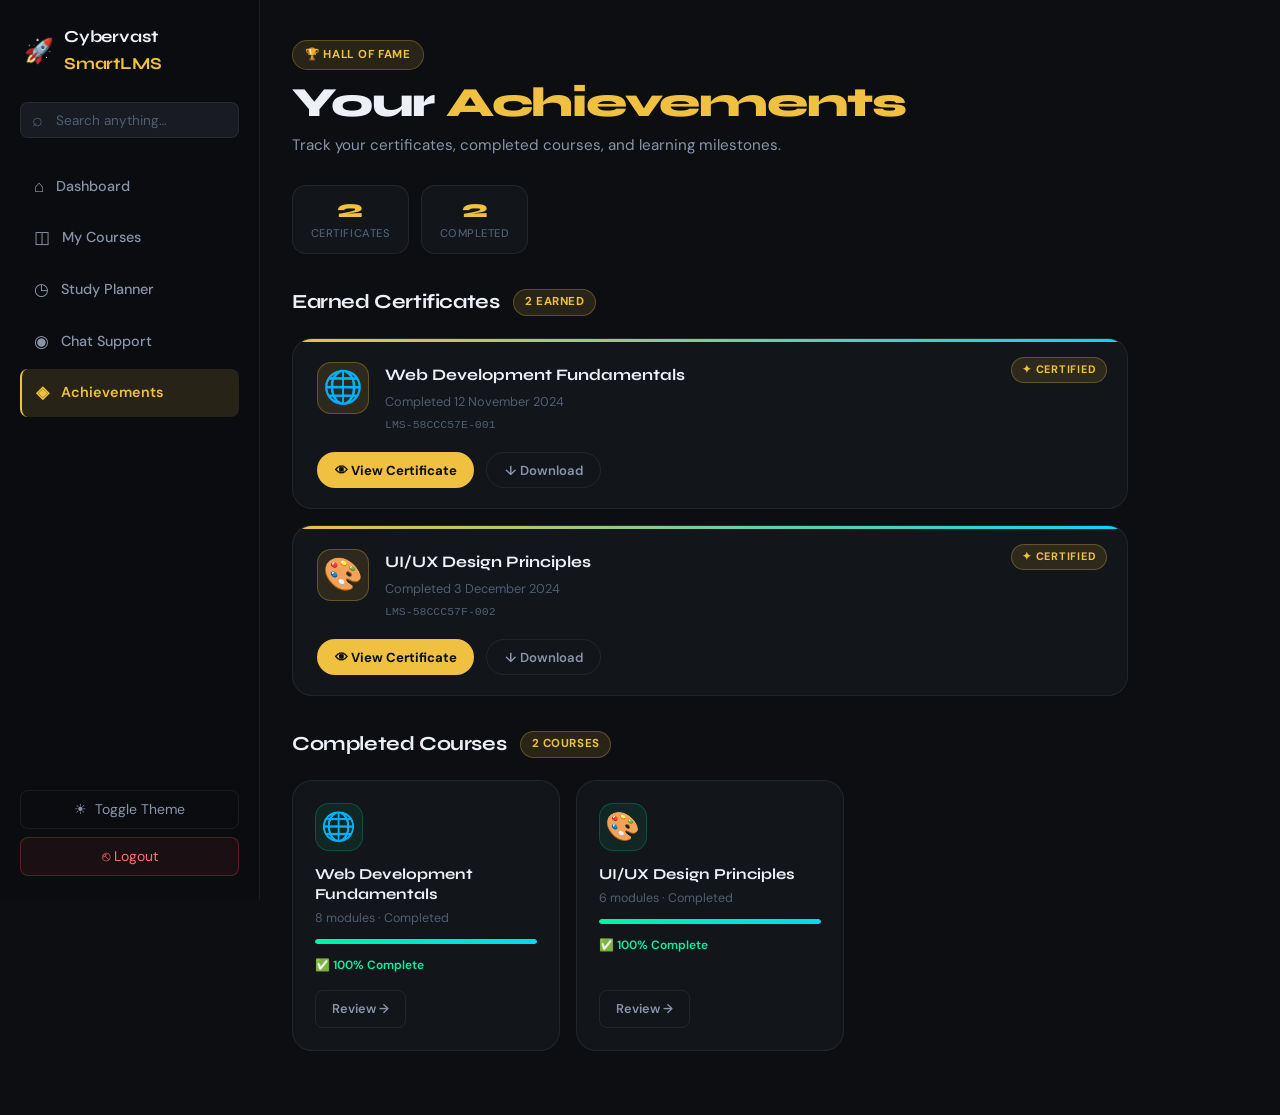
<file: achievements.html>
<!DOCTYPE html>
<html lang="en" data-theme="dark">
<head>
    <meta charset="UTF-8">
    <meta name="viewport" content="width=device-width, initial-scale=1.0">
    <title>Cybervast SmartLMS – Achievements</title>
    <link rel="preconnect" href="https://fonts.googleapis.com">
    <link rel="preconnect" href="https://fonts.gstatic.com" crossorigin>
    <link href="https://fonts.googleapis.com/css2?family=Syne:wght@400;600;700;800&family=DM+Sans:ital,opsz,wght@0,9..40,300;0,9..40,400;0,9..40,500;1,9..40,300&family=Cormorant+Garamond:ital,wght@0,400;0,600;0,700;1,400;1,600&display=swap" rel="stylesheet">
    <link rel="stylesheet" href="/css/achievements.css">
</head>
<body>

    <!-- Sidebar Overlay -->
    <div class="sidebar-overlay" id="sidebar-overlay"></div>

    <!-- ═══════════════════ SIDEBAR ═══════════════════ -->
    <aside class="sidebar" id="sidebar">
        <div class="sidebar-brand">
            <div class="brand-icon">🚀</div>
            <span class="brand-text">Cybervast <em>SmartLMS</em></span>
        </div>

        <div class="sidebar-search">
            <span class="search-icon">⌕</span>
            <input type="text" placeholder="Search anything…" class="search-input" id="global-search">
        </div>

        <nav class="sidebar-nav">
            <ul>
                <li><a href="dashboard.html" class="nav-link"><span class="nav-icon">⌂</span> Dashboard</a></li>
                <li><a href="course.html"    class="nav-link"><span class="nav-icon">◫</span> My Courses</a></li>
                <li><a href="planner.html"   class="nav-link"><span class="nav-icon">◷</span> Study Planner</a></li>
                <li><a href="chat.html"      class="nav-link"><span class="nav-icon">◉</span> Chat Support</a></li>
                <li><a href="achievements.html" class="nav-link active"><span class="nav-icon">◈</span> Achievements</a></li>
            </ul>
        </nav>

        <div class="sidebar-footer">
            <button class="btn-ghost w-full" onclick="toggleTheme()">
                <span id="theme-icon">☀</span> Toggle Theme
            </button>
            <button class="btn-danger w-full">⎋ Logout</button>
        </div>
    </aside>

    <!-- ═══════════════════ MOBILE HEADER ═══════════════════ -->
    <header class="mobile-header">
        <div class="mobile-brand"><span>🚀</span> SmartLMS</div>
        <div class="mobile-actions">
            <button onclick="toggleTheme()" class="icon-btn"><span id="theme-icon-mobile">☀</span></button>
            <button class="icon-btn">⎋</button>
            <button class="icon-btn hamburger" onclick="toggleSidebar()">☰</button>
        </div>
    </header>

    <!-- ═══════════════════ MAIN CONTENT ═══════════════════ -->
    <main class="main-content">

        <!-- Page Header -->
        <header class="page-header">
            <div class="header-text">
                <div class="page-badge">🏆 Hall of Fame</div>
                <h1>Your <span class="accent">Achievements</span></h1>
                <p>Track your certificates, completed courses, and learning milestones.</p>
            </div>
            <div class="stats-pill-row">
                <div class="stats-pill">
                    <span class="pill-val" id="cert-count">0</span>
                    <span class="pill-label">Certificates</span>
                </div>
                <div class="stats-pill">
                    <span class="pill-val" id="course-count">0</span>
                    <span class="pill-label">Completed</span>
                </div>
            </div>
        </header>

        <!-- ═══ EMPTY STATE (management account) ═══ -->
        <div id="management-notice" class="notice-card" style="display:none;">
            <div class="notice-icon">🛡️</div>
            <h3>Management Account</h3>
            <p>Certificates and completion tracking are only available for Learner accounts. As a management user, you have access to admin tools instead.</p>
        </div>

        <!-- ═══ CERTIFICATES SECTION ═══ -->
        <section class="section" id="certs-section">
            <div class="section-header">
                <h2>Earned Certificates</h2>
                <span class="section-tag" id="certs-tag">0 earned</span>
            </div>

            <!-- Empty state -->
            <div id="certs-empty" class="empty-state">
                <div class="empty-icon">🎓</div>
                <h3>No certificates yet</h3>
                <p>Complete 100% of any course to unlock your certificate here.</p>
                <a href="course.html" class="btn-primary-sm">Browse Courses →</a>
            </div>

            <!-- Certificates will be injected here -->
            <div id="certificates-list" class="certs-grid"></div>
        </section>

        <!-- ═══ COMPLETED COURSES SECTION ═══ -->
        <section class="section" id="courses-section">
            <div class="section-header">
                <h2>Completed Courses</h2>
                <span class="section-tag" id="courses-tag">0 courses</span>
            </div>

            <!-- Empty state -->
            <div id="courses-empty" class="empty-state">
                <div class="empty-icon">📚</div>
                <h3>No completed courses yet</h3>
                <p>Keep learning — your completed courses will appear here.</p>
            </div>

            <div id="completed-courses-list" class="courses-grid"></div>
        </section>

    </main>

    <!-- ═══ CERTIFICATE DOWNLOAD MODAL ═══ -->
    <div id="cert-modal" class="modal-overlay" style="display:none;" onclick="closeCertModal(event)">
        <div class="modal-box" id="cert-modal-box">
            <button class="modal-close" onclick="document.getElementById('cert-modal').style.display='none'">✕</button>

            <!-- The printable certificate -->
            <div class="certificate" id="certificate-printable">
                <div class="cert-watermark">CYBERVAST</div>
                <div class="cert-corner tl"></div>
                <div class="cert-corner tr"></div>
                <div class="cert-corner bl"></div>
                <div class="cert-corner br"></div>

                <div class="cert-header">
                    <div class="cert-logo">🚀</div>
                    <p class="cert-org">Cybervast SmartLMS</p>
                </div>

                <p class="cert-sub">This is to certify that</p>
                <h2 class="cert-name" id="cert-name-display">Learner</h2>
                <p class="cert-sub">has successfully completed the course</p>
                <h3 class="cert-course" id="cert-course-display">Course Title</h3>

                <div class="cert-meta">
                    <div class="cert-meta-item">
                        <span class="meta-label">Date Issued</span>
                        <span class="meta-val" id="cert-date-display">—</span>
                    </div>
                    <div class="cert-seal">✦</div>
                    <div class="cert-meta-item" style="text-align:right;">
                        <span class="meta-label">Certificate ID</span>
                        <span class="meta-val cert-id-mono" id="cert-id-display">—</span>
                    </div>
                </div>

                <div class="cert-signature-row">
                    <div class="cert-sig-block">
                        <div class="sig-line"></div>
                        <span>Director of Programme</span>
                    </div>
                </div>
            </div>

            <div class="modal-actions">
                <button class="btn-print" onclick="window.print()">🖨 Print / Save as PDF</button>
                <button class="btn-close-modal" onclick="document.getElementById('cert-modal').style.display='none'">Close</button>
            </div>
        </div>
    </div>

    <script>
    /* ══════════════════════════════════════════
       DEMO DATA — replace with your real data
       source (localStorage / API) as needed
    ══════════════════════════════════════════ */
    const DEMO_COURSES = [
        {
            id: 'course-001',
            title: 'Web Development Fundamentals',
            emoji: '🌐',
            progress: 100,
            completedDate: new Date('2024-11-12'),
            modules: 8
        },
        {
            id: 'course-002',
            title: 'UI/UX Design Principles',
            emoji: '🎨',
            progress: 100,
            completedDate: new Date('2024-12-03'),
            modules: 6
        },
        {
            id: 'course-003',
            title: 'Python for Data Science',
            emoji: '🐍',
            progress: 60,          // Not complete — won't show cert
            completedDate: null,
            modules: 10
        }
    ];

    /* ══════════════════════════════════════════
       HELPERS
    ══════════════════════════════════════════ */
    function generateCertId(courseId, email = 'learner@example.com') {
        const str = `${email}-${courseId}`;
        let hash = 0;
        for (let i = 0; i < str.length; i++) {
            const c = str.charCodeAt(i);
            hash = ((hash << 5) - hash) + c;
            hash = hash & hash;
        }
        const hex = Math.abs(hash).toString(16).toUpperCase().padStart(8, '0');
        return `LMS-${hex}-${courseId.split('-')[1] || '000'}`;
    }

    function formatDate(d) {
        if (!d) return '—';
        return d.toLocaleDateString('en-GB', { day: 'numeric', month: 'long', year: 'numeric' });
    }

    function getLearnerName() {
        try {
            const s = JSON.parse(localStorage.getItem('lms-session'));
            return s?.name || s?.email?.split('@')[0] || 'Learner';
        } catch { return 'Learner'; }
    }

    /* ══════════════════════════════════════════
       RENDER
    ══════════════════════════════════════════ */
    function renderAchievements() {
        const certsList   = document.getElementById('certificates-list');
        const coursesList = document.getElementById('completed-courses-list');
        const certsEmpty  = document.getElementById('certs-empty');
        const coursesEmpty= document.getElementById('courses-empty');
        const certsTag    = document.getElementById('certs-tag');
        const coursesTag  = document.getElementById('courses-tag');
        const certCount   = document.getElementById('cert-count');
        const courseCount = document.getElementById('course-count');

        // Check management account
        try {
            const s = JSON.parse(localStorage.getItem('lms-session'));
            if (s && s.role && s.role !== 'user') {
                document.getElementById('management-notice').style.display = 'flex';
                document.getElementById('certs-section').style.display = 'none';
                document.getElementById('courses-section').style.display = 'none';
                return;
            }
        } catch {}

        const completed = DEMO_COURSES.filter(c => c.progress >= 100);
        certCount.textContent  = completed.length;
        courseCount.textContent= completed.length;
        certsTag.textContent   = `${completed.length} earned`;
        coursesTag.textContent = `${completed.length} course${completed.length !== 1 ? 's' : ''}`;

        if (completed.length === 0) {
            certsEmpty.style.display  = 'flex';
            coursesEmpty.style.display= 'flex';
            return;
        }

        certsEmpty.style.display   = 'none';
        coursesEmpty.style.display = 'none';

        const learner = getLearnerName();

        completed.forEach((course, i) => {
            const certId = generateCertId(course.id);

            /* ── Certificate card ── */
            const certCard = document.createElement('div');
            certCard.className = 'cert-card animate-in';
            certCard.style.animationDelay = `${i * 0.1}s`;
            certCard.innerHTML = `
                <div class="cert-card-ribbon">✦ Certified</div>
                <div class="cert-card-top">
                    <div class="cert-card-emoji">${course.emoji}</div>
                    <div class="cert-card-info">
                        <h3>${course.title}</h3>
                        <p class="cert-card-date">Completed ${formatDate(course.completedDate)}</p>
                        <p class="cert-card-id">${certId}</p>
                    </div>
                </div>
                <div class="cert-card-actions">
                    <button class="btn-view-cert" onclick="openCertModal('${course.title}', '${learner}', '${certId}', '${formatDate(course.completedDate)}')">
                        👁 View Certificate
                    </button>
                    <button class="btn-download-cert" onclick="openCertModal('${course.title}', '${learner}', '${certId}', '${formatDate(course.completedDate)}')">
                        ↓ Download
                    </button>
                </div>
            `;
            certsList.appendChild(certCard);

            /* ── Completed course card ── */
            const courseCard = document.createElement('div');
            courseCard.className = 'course-card animate-in';
            courseCard.style.animationDelay = `${i * 0.12}s`;
            courseCard.innerHTML = `
                <div class="course-card-emoji">${course.emoji}</div>
                <div class="course-card-body">
                    <h4>${course.title}</h4>
                    <p class="course-card-meta">${course.modules} modules · Completed</p>
                    <div class="progress-bar-wrap">
                        <div class="progress-bar-fill" style="width: 100%;"></div>
                    </div>
                    <span class="complete-badge">✅ 100% Complete</span>
                </div>
                <a href="course.html" class="btn-review" onclick="localStorage.setItem('lms-active-course','${course.id}')">Review →</a>
            `;
            coursesList.appendChild(courseCard);
        });
    }

    /* ══════════════════════════════════════════
       CERTIFICATE MODAL
    ══════════════════════════════════════════ */
    function openCertModal(title, learner, certId, date) {
        document.getElementById('cert-course-display').textContent = title;
        document.getElementById('cert-name-display').textContent   = learner;
        document.getElementById('cert-id-display').textContent     = certId;
        document.getElementById('cert-date-display').textContent   = date;
        document.getElementById('cert-modal').style.display        = 'flex';
    }

    function closeCertModal(e) {
        if (e.target === document.getElementById('cert-modal')) {
            document.getElementById('cert-modal').style.display = 'none';
        }
    }

    /* ══════════════════════════════════════════
       THEME TOGGLE
    ══════════════════════════════════════════ */
    function toggleTheme() {
        const html  = document.documentElement;
        const isDark= html.getAttribute('data-theme') === 'dark';
        html.setAttribute('data-theme', isDark ? 'light' : 'dark');
        const icon  = isDark ? '☽' : '☀';
        document.getElementById('theme-icon').textContent       = icon;
        document.getElementById('theme-icon-mobile').textContent= icon;
    }

    /* ══════════════════════════════════════════
       SIDEBAR (mobile)
    ══════════════════════════════════════════ */
    function toggleSidebar() {
        document.getElementById('sidebar').classList.toggle('open');
        document.getElementById('sidebar-overlay').classList.toggle('visible');
    }
    document.getElementById('sidebar-overlay').addEventListener('click', toggleSidebar);

    /* ══════════════════════════════════════════
       INIT
    ══════════════════════════════════════════ */
    document.addEventListener('DOMContentLoaded', renderAchievements);
    </script>
</body>
</html>
</file>
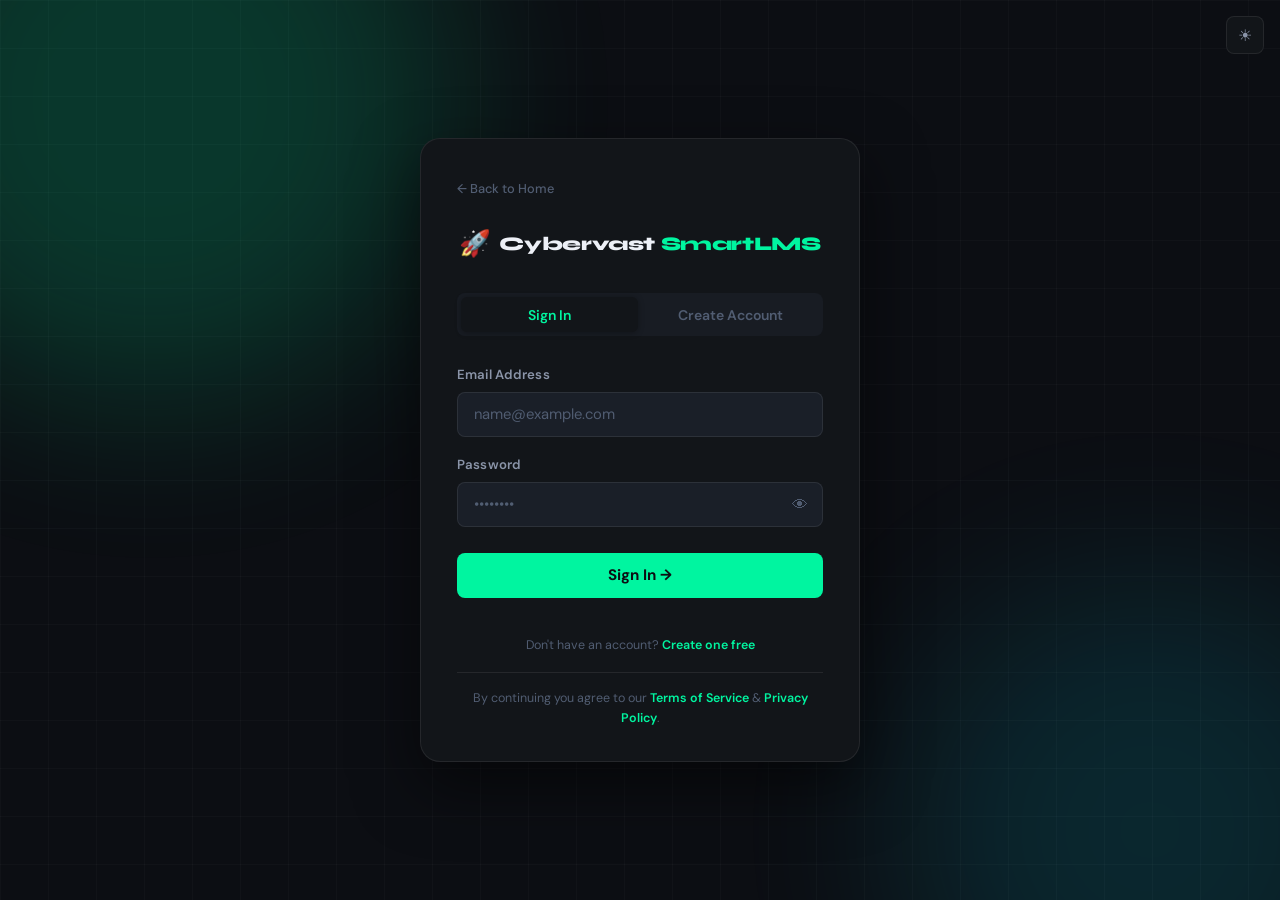
<file: admin-dashboard.html>
<!DOCTYPE html>
<html lang="en">
<head>
    <meta charset="UTF-8">
    <meta name="viewport" content="width=device-width, initial-scale=1.0">
    <title>Cybervast Smart LMS - Admin Dashboard</title>
    <link rel="stylesheet" href="/css/styles.css">
    <link href="https://fonts.googleapis.com/css2?family=Inter:wght@400;500;600;700&family=Playfair+Display:wght@700&display=swap" rel="stylesheet">
</head>
<body>
    <!-- Sidebar Navigation -->
    <aside class="sidebar">
        <div class="logo">
            <span>🚀</span> Cybervast SmartLMS Admin
        </div>
        <ul class="nav-links">
            <li class="nav-item">
                <a href="#" class="nav-link active" id="nav-courses" onclick="showAdminSection('courses')">🛠️ Course Management</a>
            </li>
            <li class="nav-item">
                <a href="#" class="nav-link" id="nav-users" onclick="showAdminSection('users')">👥 User Management</a>
            </li>
            <li class="nav-item">
                <a href="#" class="nav-link" id="nav-settings" onclick="showAdminSection('settings')">⚙️ Platform Settings</a>
            </li>
            <li class="nav-item">
                <a href="/dashboard.html" class="nav-link">🏠 Learner View</a>
            </li>
        </ul>
        <div class="sidebar-footer">
            <button id="theme-toggle" class="btn btn-outline w-full mb-2">☀️ Toggle Theme</button>
            <button class="btn btn-danger w-full logout-btn">🚪 Logout</button>
        </div>
    </aside>
    <div class="sidebar-overlay"></div>

    <!-- Mobile Header -->
    <div class="mobile-header">
        <div class="logo" style="margin-bottom: 0;">
            <span>🚀</span> Cybervast SmartLMS Admin
        </div>
        <div style="display: flex; gap: 0.5rem; align-items: center;">
            <button id="theme-toggle-mobile" class="btn btn-outline" style="padding: 0.5rem; border: none;">☀️</button>
            <button class="btn btn-outline logout-btn" style="padding: 0.5rem; border: none;">🚪</button>
            <button id="sidebar-toggle" class="hamburger">☰</button>
        </div>
    </div>

    <!-- Main Content Area -->
    <main class="main-content">
        <header class="top-header">
            <div>
                <h1 style="font-size: 2rem; font-weight: 700;">Admin Control Panel</h1>
                <p class="text-muted">Add, remove, or modify courses for all learners.</p>
            </div>
            <div class="user-profile" style="display: flex; align-items: center; gap: 1rem;">
                <span class="user-name-display font-bold">Admin</span>
                <div class="avatar" style="width: 40px; height: 40px; border-radius: 50%; background-color: #ef4444; display: flex; align-items: center; justify-content: center; color: white; font-weight: 700;">
                    AD
                </div>
            </div>
        </header>

        <!-- Course Management Section -->
        <div id="section-courses">
            <!-- Add Course Form -->
            <section class="admin-actions mb-12">
            <div class="grid grid-cols-2 gap-8">
                <!-- Form Side -->
                <div class="card">
                    <div class="flex items-center gap-3 mb-6">
                        <span style="font-size: 1.5rem;">✨</span>
                        <h2 style="margin: 0;">Create New Course</h2>
                    </div>
                    <form id="add-course-form" class="grid grid-cols-2 gap-4">
                        <div class="form-group col-span-2">
                            <label for="course-title" class="small-caps mb-1 block">Course Title</label>
                            <input type="text" id="course-title" class="form-input" placeholder="e.g., Advanced React Patterns" required>
                        </div>
                        <div class="form-group">
                            <label for="course-duration" class="small-caps mb-1 block">Duration (Hours)</label>
                            <input type="number" id="course-duration" class="form-input" placeholder="e.g., 40" required>
                        </div>
                        <div class="form-group">
                            <label for="course-category" class="small-caps mb-1 block">Category</label>
                            <select id="course-category" class="form-input">
                                <option value="Development">Development</option>
                                <option value="Design">Design</option>
                                <option value="Data Science">Data Science</option>
                                <option value="IT & Security">IT & Security</option>
                                <option value="Business">Business</option>
                                <option value="Marketing">Marketing</option>
                            </select>
                        </div>
                        <div class="form-group">
                            <label for="course-status" class="small-caps mb-1 block">Status</label>
                            <select id="course-status" class="form-input">
                                <option value="published">🚀 Published</option>
                                <option value="coming-soon">⏳ Coming Soon</option>
                            </select>
                        </div>
                        <div class="form-group col-span-2">
                            <label for="course-image-source" class="small-caps mb-1 block">Cover Image Source</label>
                            <div class="flex gap-2 mb-2">
                                <button type="button" id="img-source-url" class="btn btn-primary btn-sm" onclick="setCourseImageSource('url')">URL</button>
                                <button type="button" id="img-source-upload" class="btn btn-outline btn-sm" onclick="setCourseImageSource('upload')">Upload</button>
                            </div>
                            <input type="url" id="course-image" class="form-input" placeholder="https://picsum.photos/seed/..." required>
                            <div id="course-image-upload-container" style="display: none;">
                                <input type="file" id="course-image-file" class="form-input" accept="image/*">
                                <input type="hidden" id="course-image-id">
                            </div>
                        </div>
                        <div class="form-group col-span-2">
                            <label for="course-desc" class="small-caps mb-1 block">Short Description</label>
                            <textarea id="course-desc" class="form-input" rows="2" placeholder="Briefly describe the course..." required></textarea>
                        </div>
                        <div class="form-group col-span-2">
                            <label for="course-skills" class="small-caps mb-1 block">Skills Gained (comma-separated)</label>
                            <textarea id="course-skills" class="form-input" rows="2" placeholder="e.g., React, TypeScript, State Management"></textarea>
                        </div>
                        <div class="form-group col-span-2">
                            <label for="course-modules-count" class="small-caps mb-1 block">Initial Modules Count</label>
                            <div class="flex items-center gap-4">
                                <input type="range" id="course-modules-count" min="1" max="12" value="1" class="w-full" style="accent-color: var(--primary-color);">
                                <span id="modules-count-display" class="font-bold" style="min-width: 2rem;">1</span>
                            </div>
                        </div>
                        <div class="col-span-2 mt-4">
                            <button type="submit" class="btn btn-primary w-full py-4 text-lg">🚀 Create & Launch Course</button>
                        </div>
                    </form>
                </div>

                <!-- Preview Side -->
                <div class="preview-container">
                    <div class="sticky-top" style="top: 2rem;">
                        <div class="flex items-center justify-between mb-4">
                            <span class="small-caps">Live Preview</span>
                            <span class="badge badge-primary">Card View</span>
                        </div>
                        <div id="course-preview-card" class="card course-card" style="margin: 0; transform: scale(1.05); transform-origin: top left;">
                            <img id="preview-img" src="https://picsum.photos/seed/preview/400/200" alt="Preview" referrerPolicy="no-referrer">
                            <h3 id="preview-title" class="mb-2">Course Title Preview</h3>
                            <p id="preview-desc" class="text-muted mb-4" style="font-size: 0.875rem;">Your course description will appear here as you type...</p>
                            <div class="flex justify-between items-center">
                                <span id="preview-meta" class="text-muted" style="font-size: 0.75rem;">0 Hours • 0 Modules</span>
                                <button class="btn btn-primary" disabled>Enroll</button>
                            </div>
                        </div>
                        
                        <div class="card mt-8 bg-primary-light" style="border: 1px dashed var(--primary-color);">
                            <h4 class="mb-2">💡 Pro Tip</h4>
                            <p class="text-muted" style="font-size: 0.875rem;">Use high-quality images from Unsplash or Picsum to make your course stand out in the gallery.</p>
                        </div>
                    </div>
                </div>
            </div>
        </section>

        <!-- Existing Courses List -->
        <section class="manage-courses">
            <h2 class="mb-6">Manage Existing Courses</h2>
            <div id="admin-course-list" class="grid grid-cols-3 gap-6">
                <!-- Courses will be listed here -->
            </div>
        </section>
        </div>

        <!-- User Management Section -->
        <div id="section-users" style="display: none;">
            <!-- Create Editor Form -->
            <section class="create-editor mb-8">
                <div class="card">
                    <h3 class="mb-4">Create New Editor Account</h3>
                    <p class="text-muted mb-4" style="font-size: 0.875rem;">Generate credentials for a new course editor. These credentials can be used to log in via the Editor Portal.</p>
                    <form id="create-editor-form" class="grid grid-cols-3 gap-4">
                        <div class="form-group">
                            <label class="small-caps mb-1 block">Full Name</label>
                            <input type="text" id="new-editor-name" class="form-input" placeholder="e.g. John Doe" required>
                        </div>
                        <div class="form-group">
                            <label class="small-caps mb-1 block">Email Address</label>
                            <input type="email" id="new-editor-email" class="form-input" placeholder="editor@cybervast.ng" required>
                        </div>
                        <div class="form-group">
                            <label class="small-caps mb-1 block">Password</label>
                            <input type="password" id="new-editor-password" class="form-input" placeholder="••••••••" required>
                        </div>
                        <div class="col-span-3">
                            <button type="submit" class="btn btn-primary">
                                <span>➕</span> Create Editor Account
                            </button>
                        </div>
                    </form>
                </div>
            </section>

            <section class="manage-users">
                <div class="flex justify-between items-center mb-6">
                    <h2 style="font-size: 1.5rem;">User Management</h2>
                    <div class="search-container" style="max-width: 300px; margin: 0;">
                        <div style="position: relative;">
                            <span style="position: absolute; left: 1rem; top: 50%; transform: translateY(-50%); color: var(--text-muted);">🔍</span>
                            <input type="text" id="user-search" class="form-input" placeholder="Search users..." style="padding-left: 2.5rem;">
                        </div>
                    </div>
                </div>
                
                <div class="card p-0 overflow-hidden">
                    <table class="w-full" style="border-collapse: collapse; text-align: left;">
                        <thead style="background-color: var(--bg-color); border-bottom: 1px solid var(--border-color);">
                            <tr>
                                <th class="p-4 small-caps">User</th>
                                <th class="p-4 small-caps">Email</th>
                                <th class="p-4 small-caps">Role</th>
                                <th class="p-4 small-caps">Actions</th>
                            </tr>
                        </thead>
                        <tbody id="admin-user-list">
                            <!-- Users will be listed here -->
                        </tbody>
                    </table>
                </div>
            </section>
        </div>

        <!-- Platform Settings Section -->
        <div id="section-settings" style="display: none;">
            <section class="settings-section container">
                <div class="card mb-8">
                    <div class="flex items-center gap-3 mb-6">
                        <span style="font-size: 1.5rem;">⚙️</span>
                        <h2 style="margin: 0;">Certificate Settings</h2>
                    </div>
                    <div class="grid grid-cols-1 md:grid-cols-2 gap-8">
                        <div>
                            <h3 class="mb-4">Director's Signature</h3>
                            <p class="text-muted mb-6">Upload the official signature of the Director of Programme. This will appear on all earned certificates.</p>
                            
                            <div class="form-group mb-6">
                                <label class="small-caps mb-2 block">Signature Image</label>
                                <div class="flex flex-col gap-4">
                                    <div id="signature-preview-container" class="p-4 border-2 border-dashed rounded-xl flex items-center justify-center bg-white" style="border-color: var(--border-color); min-height: 120px;">
                                        <img id="signature-preview" src="" alt="No signature uploaded" style="max-height: 100px; display: none;">
                                        <span id="signature-placeholder" class="text-muted">No signature uploaded</span>
                                    </div>
                                    <div class="flex gap-2">
                                        <input type="file" id="signature-upload" accept="image/*" style="display: none;">
                                        <button onclick="document.getElementById('signature-upload').click()" class="btn btn-primary">Upload Signature</button>
                                        <button id="remove-signature" class="btn btn-danger" style="display: none;">Remove</button>
                                    </div>
                                </div>
                            </div>
                        </div>
                        
                        <div class="card bg-primary-light" style="border-color: var(--primary-color);">
                            <h3 class="mb-4">Certificate Preview</h3>
                            <div class="certificate-preview" style="transform: scale(0.6); transform-origin: top center; margin-bottom: -150px;">
                                <div style="padding: 2rem; border: 2px dashed var(--border-color); background-color: #fff; color: #111; text-align: center;">
                                    <h1 style="font-size: 1.5rem; margin-bottom: 0.5rem; font-family: 'Playfair Display', serif;">Certificate of Completion</h1>
                                    <p style="font-size: 0.8rem; margin-bottom: 1rem;">This is to certify that</p>
                                    <h2 style="font-size: 1.2rem; margin-bottom: 1rem; border-bottom: 2px solid #111; display: inline-block; padding: 0 1rem;">Learner Name</h2>
                                    <p style="font-size: 0.7rem;">has successfully completed the course</p>
                                    <h3 style="font-size: 1rem; margin-top: 0.5rem; color: var(--primary-color);">Course Title</h3>
                                    <div style="margin-top: 0.5rem; font-size: 0.4rem; color: var(--text-muted); font-family: monospace;">
                                        Certificate ID: LMS-XXXXXXXX-000
                                    </div>
                                    <div style="margin-top: 2rem; display: flex; justify-content: space-between; align-items: flex-end;">
                                        <div style="text-align: left;">
                                            <p style="font-size: 0.5rem; border-top: 1px solid #111; padding-top: 0.2rem;">Date</p>
                                        </div>
                                        <div style="text-align: right; min-width: 100px;">
                                            <div id="preview-signature-img-container" style="height: 40px; display: flex; align-items: center; justify-content: center; margin-bottom: 2px;">
                                                <img id="preview-signature-img" src="" alt="" style="max-height: 40px; display: none;">
                                            </div>
                                            <p style="font-size: 0.5rem; border-top: 1px solid #111; padding-top: 0.2rem;">Director of Programme</p>
                                        </div>
                                    </div>
                                </div>
                            </div>
                        </div>
                    </div>
                </div>
            </section>
        </div>
    </main>

    <!-- Edit Course Modal -->
    <div id="edit-modal" class="modal-overlay" style="display: none;">
        <div class="modal-content" style="max-width: 900px; max-height: 90vh; overflow-y: auto;">
            <div class="flex justify-between items-center mb-6">
                <h2 id="edit-modal-title">Edit Course</h2>
                <button onclick="closeEditModal()" class="btn btn-outline">✕</button>
            </div>
            
            <div class="tabs mb-6">
                <button class="tab-btn active" onclick="switchTab('basic')">Basic Info</button>
                <button class="tab-btn" onclick="switchTab('modules')">Modules & Content</button>
            </div>

            <div id="tab-basic" class="tab-content">
                <form id="edit-course-form" class="grid grid-cols-2 gap-4">
                    <input type="hidden" id="edit-course-id">
                    <div class="form-group">
                        <label>Course Title</label>
                        <input type="text" id="edit-title" class="form-input" required>
                    </div>
                    <div class="form-group">
                        <label>Duration (Hours)</label>
                        <input type="number" id="edit-duration" class="form-input" required>
                    </div>
                    <div class="form-group">
                        <label>Publish Status</label>
                        <select id="edit-status" class="form-input">
                            <option value="published">Published</option>
                            <option value="coming-soon">Coming Soon</option>
                        </select>
                    </div>
                    <div class="form-group">
                        <label>Category</label>
                        <select id="edit-category" class="form-input">
                            <option value="Development">Development</option>
                            <option value="Design">Design</option>
                            <option value="Data Science">Data Science</option>
                            <option value="IT & Security">IT & Security</option>
                            <option value="Business">Business</option>
                            <option value="Marketing">Marketing</option>
                        </select>
                    </div>
                    <div class="form-group">
                        <label>Cover Image Source</label>
                        <div class="flex gap-2 mb-2">
                            <button type="button" id="edit-img-source-url" class="btn btn-primary btn-sm" onclick="setEditImageSource('url')">URL</button>
                            <button type="button" id="edit-img-source-upload" class="btn btn-outline btn-sm" onclick="setEditImageSource('upload')">Upload</button>
                        </div>
                        <input type="url" id="edit-image" class="form-input" required>
                        <div id="edit-image-upload-container" style="display: none;">
                            <input type="file" id="edit-image-file" class="form-input" accept="image/*">
                            <input type="hidden" id="edit-image-id">
                        </div>
                    </div>
                    <div class="form-group col-span-2">
                        <label>Description</label>
                        <textarea id="edit-desc" class="form-input" rows="3" required></textarea>
                    </div>
                    <div class="form-group col-span-2">
                        <label>Skills Gained (comma-separated)</label>
                        <textarea id="edit-skills" class="form-input" rows="2" placeholder="e.g., React, TypeScript, State Management"></textarea>
                    </div>
                    <div class="col-span-2">
                        <button type="submit" class="btn btn-primary w-full">Save Basic Info</button>
                    </div>
                </form>
            </div>

            <div id="tab-modules" class="tab-content" style="display: none;">
                <div class="flex justify-between items-center mb-4">
                    <h3>Course Modules</h3>
                    <button onclick="addNewModule()" class="btn btn-outline btn-sm">Add Module</button>
                </div>
                <div id="edit-modules-list" class="grid gap-4">
                    <!-- Modules will be listed here -->
                </div>
                <div class="mt-8 p-6 border-2 border-dashed rounded-xl flex flex-col items-center justify-center gap-4" style="border-color: var(--border-color);">
                    <p class="text-muted">Need more structure?</p>
                    <button onclick="addNewModule()" class="btn btn-primary">➕ Add New Module</button>
                </div>
            </div>
        </div>
    </div>

    <!-- Change Password Modal -->
    <div id="password-modal" class="modal-overlay" style="display: none;">
        <div class="modal-content" style="max-width: 400px;">
            <div class="flex justify-between items-center mb-6">
                <h2>Change Password</h2>
                <button onclick="closePasswordModal()" class="btn btn-outline">✕</button>
            </div>
            <form id="change-password-form">
                <input type="hidden" id="password-user-email">
                <div class="form-group mb-4">
                    <label class="small-caps mb-1 block">New Password</label>
                    <input type="password" id="new-password-input" class="form-input" placeholder="••••••••" required minlength="6">
                </div>
                <div class="form-group mb-6">
                    <label class="small-caps mb-1 block">Confirm New Password</label>
                    <input type="password" id="confirm-password-input" class="form-input" placeholder="••••••••" required minlength="6">
                </div>
                <button type="submit" class="btn btn-primary w-full">Update Password</button>
            </form>
        </div>
    </div>

    <!-- Confirmation Modal -->
    <div id="confirm-modal" class="modal-overlay" style="display: none;">
        <div class="modal-content" style="max-width: 400px;">
            <h3 id="confirm-title" class="mb-4">Are you sure?</h3>
            <p id="confirm-message" class="text-muted mb-6">This action cannot be undone.</p>
            <div class="flex gap-4">
                <button id="confirm-cancel" class="btn btn-outline w-full">Cancel</button>
                <button id="confirm-ok" class="btn btn-danger w-full">Confirm</button>
            </div>
        </div>
    </div>

    <!-- Core Scripts -->
    <script src="/js/app.js"></script>
    <script src="/js/progress.js"></script>
    <script>
        const MAIN_ADMIN_EMAIL = 'segunomole2@gmail.com';
        let refreshCoursePreview = async () => {};
        let editingCourseId = null;

        document.addEventListener('DOMContentLoaded', () => {
            renderAdminCourses();
            renderAdminUsers();
            showAdminSection('courses');
            
            // Handle User Search
            const userSearch = document.getElementById('user-search');
            if (userSearch) {
                userSearch.addEventListener('input', (e) => {
                    renderAdminUsers(e.target.value);
                });
            }
            
            // Handle Add Course
            const addForm = document.getElementById('add-course-form');
            const modulesCountInput = document.getElementById('course-modules-count');
            const modulesCountDisplay = document.getElementById('modules-count-display');
            
            // Live Preview Elements
            const previewTitle = document.getElementById('preview-title');
            const previewDesc = document.getElementById('preview-desc');
            const previewImg = document.getElementById('preview-img');
            const previewMeta = document.getElementById('preview-meta');
            
            refreshCoursePreview = async () => {
                const title = document.getElementById('course-title').value || 'Course Title Preview';
                const desc = document.getElementById('course-desc').value || 'Your course description will appear here as you type...';
                const duration = document.getElementById('course-duration').value || '0';
                const category = document.getElementById('course-category').value || 'Development';
                const modules = modulesCountInput ? modulesCountInput.value : '0';
                
                let img = document.getElementById('course-image').value || 'https://picsum.photos/seed/preview/400/200';
                const imageId = document.getElementById('course-image-id').value;
                if (imageId) {
                    const blob = await getAssetBlob(imageId);
                    if (blob) img = URL.createObjectURL(blob);
                }
                
                if (previewTitle) previewTitle.innerText = title;
                if (previewDesc) previewDesc.innerText = desc;
                if (previewImg) previewImg.src = img;
                if (previewMeta) previewMeta.innerText = `${duration} Hours • ${modules} Modules • ${category}`;

                // Add a subtle pulse effect to show it updated
                const card = document.getElementById('course-preview-card');
                if (card) {
                    card.style.transition = 'transform 0.2s ease';
                    card.style.transform = 'scale(1.06)';
                    setTimeout(() => {
                        card.style.transform = 'scale(1.05)';
                    }, 200);
                }
            };

            if (addForm) {
                // Listen for inputs to update preview
                addForm.querySelectorAll('input, textarea, select').forEach(input => {
                    input.addEventListener('input', refreshCoursePreview);
                });

                if (modulesCountInput && modulesCountDisplay) {
                    modulesCountInput.addEventListener('input', (e) => {
                        modulesCountDisplay.innerText = e.target.value;
                        refreshCoursePreview();
                    });
                }

                addForm.addEventListener('submit', (e) => {
                    e.preventDefault();
                    
                    const moduleCount = parseInt(document.getElementById('course-modules-count').value) || 1;
                    const modules = [];
                    
                    for (let i = 1; i <= moduleCount; i++) {
                        modules.push({
                            id: 'mod-' + Date.now() + '-' + i,
                            title: `Module ${i}: Introduction`,
                            lessons: [
                                {
                                    id: 'les-' + Date.now() + '-' + i + '-1',
                                    title: 'Lesson 1: Getting Started',
                                    videoUrl: '',
                                    videoSource: 'url',
                                    content: 'Welcome to this lesson. Add your reading content here.'
                                }
                            ],
                            quiz: {
                                id: 'quiz-' + Date.now() + '-' + i,
                                questions: []
                            }
                        });
                    }

                    const newCourse = {
                        id: 'course-' + Date.now(),
                        title: document.getElementById('course-title').value,
                        description: document.getElementById('course-desc').value,
                        duration: parseInt(document.getElementById('course-duration').value),
                        category: document.getElementById('course-category').value,
                        skills: document.getElementById('course-skills').value.split(',').map(s => s.trim()).filter(s => s !== ''),
                        image: document.getElementById('course-image').value,
                        imageId: document.getElementById('course-image-id').value,
                        status: document.getElementById('course-status').value,
                        modules: modules
                    };
                    
                    addCourse(newCourse);
                    showNotification('Course created! Now adding details...', 'success');
                    addForm.reset();
                    if (modulesCountDisplay) modulesCountDisplay.innerText = '1';
                    setCourseImageSource('url');
                    refreshCoursePreview();
                    renderAdminCourses();
                    
                    // Auto-open the edit modal for the newly created course
                    setTimeout(() => {
                        openEditModal(newCourse.id, 'modules');
                    }, 500);
                });
            }

            // Handle Edit Basic Info
            const editForm = document.getElementById('edit-course-form');
            if (editForm) {
                editForm.addEventListener('submit', (e) => {
                    e.preventDefault();
                    const courseId = document.getElementById('edit-course-id').value;
                    const updatedData = {
                        title: document.getElementById('edit-title').value,
                        description: document.getElementById('edit-desc').value,
                        duration: parseInt(document.getElementById('edit-duration').value),
                        category: document.getElementById('edit-category').value,
                        skills: document.getElementById('edit-skills').value.split(',').map(s => s.trim()).filter(s => s !== ''),
                        image: document.getElementById('edit-image').value,
                        imageId: document.getElementById('edit-image-id').value,
                        status: document.getElementById('edit-status').value
                    };
                    updateCourse(courseId, updatedData);
                    showNotification('Course updated!', 'success');
                    renderAdminCourses();
                });
            }
        });

        function showAdminSection(sectionId) {
            const coursesSection = document.getElementById('section-courses');
            const usersSection = document.getElementById('section-users');
            const navCourses = document.getElementById('nav-courses');
            const navUsers = document.getElementById('nav-users');

            if (sectionId === 'courses') {
                coursesSection.style.display = 'block';
                usersSection.style.display = 'none';
                navCourses.classList.add('active');
                navUsers.classList.remove('active');
                renderAdminCourses();
            } else {
                coursesSection.style.display = 'none';
                usersSection.style.display = 'block';
                navCourses.classList.remove('active');
                navUsers.classList.add('active');
                renderAdminUsers();
            }
        }

        // Handle Create Editor Form
        const createEditorForm = document.getElementById('create-editor-form');
        if (createEditorForm) {
            createEditorForm.addEventListener('submit', (e) => {
                e.preventDefault();
                const name = document.getElementById('new-editor-name').value;
                const email = document.getElementById('new-editor-email').value;
                const password = document.getElementById('new-editor-password').value;

                const users = JSON.parse(localStorage.getItem('lms-users')) || [];
                
                // Check if user already exists
                if (users.find(u => u.email === email)) {
                    showNotification('A user with this email already exists!', 'error');
                    return;
                }

                // Add new editor
                users.push({
                    name,
                    email,
                    password,
                    role: 'editor'
                });

                localStorage.setItem('lms-users', JSON.stringify(users));
                showNotification(`Editor account for ${name} created successfully!`, 'success');
                
                // Reset form and refresh list
                createEditorForm.reset();
                renderAdminUsers();
            });
        }

        function renderAdminUsers(searchQuery = '') {
            const list = document.getElementById('admin-user-list');
            if (!list) return;

            const users = JSON.parse(localStorage.getItem('lms-users')) || [];
            const sessionStr = localStorage.getItem('lms-session');
            const currentUser = sessionStr ? JSON.parse(sessionStr) : null;
            const query = searchQuery.toLowerCase();

            const filteredUsers = users.filter(user => 
                (user.role === 'admin' || user.role === 'editor') &&
                (user.name.toLowerCase().includes(query) || 
                user.email.toLowerCase().includes(query))
            );

            list.innerHTML = filteredUsers.map(user => `
                <tr style="border-bottom: 1px solid var(--border-color);">
                    <td class="p-4">
                        <div class="flex items-center gap-3">
                            <div class="avatar" style="width: 32px; height: 32px; border-radius: 50%; background-color: ${user.role === 'admin' ? '#ef4444' : '#10b981'}; display: flex; align-items: center; justify-content: center; color: white; font-size: 0.75rem; font-weight: 700;">
                                ${user.name.substring(0, 2).toUpperCase()}
                            </div>
                            <span class="font-medium">${user.name} ${currentUser && user.email === currentUser.email ? '<span class="text-muted">(You)</span>' : ''}</span>
                        </div>
                    </td>
                    <td class="p-4 text-muted">${user.email}</td>
                    <td class="p-4">
                        <span class="badge ${user.role === 'admin' ? 'badge-primary' : 'btn-outline'}" style="${user.role !== 'admin' ? 'background: rgba(16, 185, 129, 0.1); color: #10b981; border: 1px solid #10b981;' : ''}">
                            ${user.role === 'admin' ? 'Admin' : 'Editor'}
                        </span>
                    </td>
                    <td class="p-4">
                        ${currentUser && user.email !== currentUser.email && user.email !== MAIN_ADMIN_EMAIL && currentUser.email === MAIN_ADMIN_EMAIL ? `
                            <div class="flex gap-2">
                                <button onclick="toggleUserRole('${user.email}')" class="btn btn-outline btn-sm">
                                    ${user.role === 'admin' ? '⬇️ Demote' : '⬆️ Promote'}
                                </button>
                                <button onclick="openChangePasswordModal('${user.email}')" class="btn btn-outline btn-sm">
                                    🔑 Change Password
                                </button>
                            </div>
                        ` : '<span class="text-muted" style="font-size: 0.875rem;">No actions available</span>'}
                    </td>
                </tr>
            `).join('');
        }

        function toggleUserRole(email) {
            const sessionStr = localStorage.getItem('lms-session');
            const currentUser = sessionStr ? JSON.parse(sessionStr) : null;

            if (!currentUser || currentUser.email !== MAIN_ADMIN_EMAIL) {
                showNotification('Only the main administrator can promote or demote users.', 'error');
                return;
            }

            if (email === MAIN_ADMIN_EMAIL) {
                showNotification('The main admin account cannot be demoted.', 'error');
                return;
            }
            const users = JSON.parse(localStorage.getItem('lms-users')) || [];
            const userIndex = users.findIndex(u => u.email === email);
            
            if (userIndex !== -1) {
                const newRole = users[userIndex].role === 'admin' ? 'editor' : 'admin';
                users[userIndex].role = newRole;
                localStorage.setItem('lms-users', JSON.stringify(users));
                
                showNotification(`User ${users[userIndex].name} is now a ${newRole}!`, 'success');
                renderAdminUsers(document.getElementById('user-search').value || '');
            }
        }

        function openChangePasswordModal(email) {
            const sessionStr = localStorage.getItem('lms-session');
            const currentUser = sessionStr ? JSON.parse(sessionStr) : null;

            if (!currentUser || currentUser.email !== MAIN_ADMIN_EMAIL) {
                showNotification('Only the main administrator can change passwords for other users.', 'error');
                return;
            }

            if (email === MAIN_ADMIN_EMAIL) {
                showNotification('The main admin password cannot be changed by other users.', 'error');
                return;
            }
            document.getElementById('password-user-email').value = email;
            document.getElementById('password-modal').style.display = 'flex';
        }

        function closePasswordModal() {
            document.getElementById('password-modal').style.display = 'none';
            document.getElementById('change-password-form').reset();
        }

        const changePasswordForm = document.getElementById('change-password-form');
        if (changePasswordForm) {
            changePasswordForm.addEventListener('submit', (e) => {
                e.preventDefault();
                const sessionStr = localStorage.getItem('lms-session');
                const currentUser = sessionStr ? JSON.parse(sessionStr) : null;

                if (!currentUser || currentUser.email !== MAIN_ADMIN_EMAIL) {
                    showNotification('Security Error: Unauthorized password change attempt.', 'error');
                    closePasswordModal();
                    return;
                }

                const email = document.getElementById('password-user-email').value;
                
                if (email === MAIN_ADMIN_EMAIL) {
                    showNotification('Security Error: Cannot change main admin password.', 'error');
                    closePasswordModal();
                    return;
                }

                const newPassword = document.getElementById('new-password-input').value;
                const confirmPassword = document.getElementById('confirm-password-input').value;

                if (newPassword !== confirmPassword) {
                    showNotification('Passwords do not match!', 'error');
                    return;
                }

                const users = JSON.parse(localStorage.getItem('lms-users')) || [];
                const userIndex = users.findIndex(u => u.email === email);

                if (userIndex !== -1) {
                    users[userIndex].password = newPassword;
                    localStorage.setItem('lms-users', JSON.stringify(users));
                    showNotification('Password updated successfully!', 'success');
                    closePasswordModal();
                }
            });
        }

        function renderAdminCourses() {
            const list = document.getElementById('admin-course-list');
            if (!list) return;

            // Refresh courseData
            courseData = getCourses();

            // Sort courses: Pending first, then Published, then Rejected
            const sortedCourses = [...courseData].sort((a, b) => {
                const order = { 'pending': 0, 'published': 1, 'rejected': 2 };
                return (order[a.status] || 0) - (order[b.status] || 0);
            });

            list.innerHTML = sortedCourses.map(course => {
                let statusBadge = '';
                let statusColor = '';
                switch(course.status) {
                    case 'published': statusBadge = '✅ Live'; statusColor = 'var(--primary-color)'; break;
                    case 'rejected': statusBadge = '❌ Rejected'; statusColor = '#ef4444'; break;
                    default: statusBadge = '⏳ Pending Review'; statusColor = '#f59e0b';
                }

                const courseImgId = `course-img-${course.id}`;
                if (course.imageId) {
                    getAssetBlob(course.imageId).then(blob => {
                        if (blob) {
                            const imgEl = document.getElementById(courseImgId);
                            if (imgEl) imgEl.src = URL.createObjectURL(blob);
                        }
                    });
                }

                return `
                <div class="card course-card admin-course-card" style="${course.status === 'pending' ? 'border: 2px solid #f59e0b;' : ''}">
                    <div style="position: relative;">
                        <img id="${courseImgId}" src="${course.image}" alt="${course.title}" referrerPolicy="no-referrer">
                        <div style="position: absolute; top: 0.5rem; right: 0.5rem;">
                            <span class="badge" style="background-color: ${statusColor}; color: white;">
                                ${statusBadge}
                            </span>
                        </div>
                    </div>
                    <div class="p-4">
                        <div class="flex justify-between items-start mb-2">
                            <h3 style="font-size: 1.1rem; margin: 0;">${course.title}</h3>
                        </div>
                        <p class="text-muted mb-4" style="font-size: 0.8rem; display: -webkit-box; -webkit-line-clamp: 2; -webkit-box-orient: vertical; overflow: hidden;">
                            ${course.description}
                        </p>
                        
                        ${course.authorEmail ? `<p class="mb-4" style="font-size: 0.75rem; color: var(--primary-color);">✍️ By: ${course.authorEmail}</p>` : ''}

                        <div class="flex justify-between items-center mb-4 text-muted" style="font-size: 0.75rem;">
                            <span>⏱️ ${course.duration}h</span>
                            <span>📚 ${course.modules.length} Modules</span>
                        </div>

                        <div class="grid grid-cols-2 gap-2">
                            ${course.status === 'pending' ? `
                                <button onclick="handleApproveCourse('${course.id}')" class="btn btn-primary btn-sm col-span-2" style="background-color: var(--success-color); border-color: var(--success-color);">✅ Approve & Publish</button>
                                <button onclick="handleRejectCourse('${course.id}')" class="btn btn-danger btn-sm col-span-2">❌ Reject with Reason</button>
                            ` : ''}
                            <button onclick="openEditModal('${course.id}', 'basic')" class="btn btn-outline btn-sm">⚙️ Settings</button>
                            <button onclick="openEditModal('${course.id}', 'modules')" class="btn btn-primary btn-sm">📚 Content</button>
                            <button onclick="handleRemoveCourse('${course.id}')" class="btn btn-danger btn-sm col-span-2 mt-2">🗑️ Delete Course</button>
                        </div>
                    </div>
                </div>`;
            }).join('');
        }

        function handleApproveCourse(courseId) {
            updateCourse(courseId, { status: 'published', rejectionReason: null });
            showNotification('Course approved and published!', 'success');
            renderAdminCourses();
        }

        function handleRejectCourse(courseId) {
            const reason = prompt('Please enter the reason for rejection:');
            if (reason) {
                updateCourse(courseId, { status: 'rejected', rejectionReason: reason });
                showNotification('Course rejected.', 'info');
                renderAdminCourses();
            }
        }

        function openEditModal(courseId, initialTab = 'basic') {
            editingCourseId = courseId;
            const course = courseData.find(c => c.id === courseId);
            if (!course) return;

            document.getElementById('edit-course-id').value = course.id;
            document.getElementById('edit-title').value = course.title;
            document.getElementById('edit-desc').value = course.description;
            document.getElementById('edit-duration').value = course.duration;
            document.getElementById('edit-category').value = course.category || 'Development';
            document.getElementById('edit-skills').value = (course.skills || []).join(', ');
            document.getElementById('edit-image').value = course.image;
            document.getElementById('edit-image-id').value = course.imageId || '';
            document.getElementById('edit-status').value = course.status || 'published';

            if (course.imageId) {
                setEditImageSource('upload');
            } else {
                setEditImageSource('url');
            }

            document.getElementById('edit-modal').style.display = 'flex';
            switchTab(initialTab);
            renderEditModules();
        }

        function setCourseImageSource(source) {
            const urlInput = document.getElementById('course-image');
            const uploadContainer = document.getElementById('course-image-upload-container');
            const uploadInput = document.getElementById('course-image-file');
            const urlBtn = document.getElementById('img-source-url');
            const uploadBtn = document.getElementById('img-source-upload');
            
            if (source === 'url') {
                urlInput.style.display = 'block';
                uploadContainer.style.display = 'none';
                urlInput.required = true;
                uploadInput.required = false;
                urlBtn.className = 'btn btn-primary btn-sm';
                uploadBtn.className = 'btn btn-outline btn-sm';
                document.getElementById('course-image-id').value = '';
            } else {
                urlInput.style.display = 'none';
                uploadContainer.style.display = 'block';
                urlInput.required = false;
                uploadInput.required = !document.getElementById('course-image-id').value;
                urlBtn.className = 'btn btn-outline btn-sm';
                uploadBtn.className = 'btn btn-primary btn-sm';
            }
        }

        function setEditImageSource(source) {
            const urlInput = document.getElementById('edit-image');
            const uploadContainer = document.getElementById('edit-image-upload-container');
            const uploadInput = document.getElementById('edit-image-file');
            const urlBtn = document.getElementById('edit-img-source-url');
            const uploadBtn = document.getElementById('edit-img-source-upload');
            
            if (source === 'url') {
                urlInput.style.display = 'block';
                uploadContainer.style.display = 'none';
                urlInput.required = true;
                uploadInput.required = false;
                urlBtn.className = 'btn btn-primary btn-sm';
                uploadBtn.className = 'btn btn-outline btn-sm';
                document.getElementById('edit-image-id').value = '';
            } else {
                urlInput.style.display = 'none';
                uploadContainer.style.display = 'block';
                urlInput.required = false;
                uploadInput.required = !document.getElementById('edit-image-id').value;
                urlBtn.className = 'btn btn-outline btn-sm';
                uploadBtn.className = 'btn btn-primary btn-sm';
            }
        }

        document.getElementById('course-image-file').addEventListener('change', async (e) => {
            const file = e.target.files[0];
            if (!file) return;
            const imageId = 'img-' + Date.now();
            await saveAssetBlob(imageId, file);
            document.getElementById('course-image-id').value = imageId;
            e.target.required = false;
            refreshCoursePreview();
        });

        document.getElementById('edit-image-file').addEventListener('change', async (e) => {
            const file = e.target.files[0];
            if (!file) return;
            const imageId = 'img-' + Date.now();
            await saveAssetBlob(imageId, file);
            document.getElementById('edit-image-id').value = imageId;
            e.target.required = false;
        });

        function closeEditModal() {
            document.getElementById('edit-modal').style.display = 'none';
        }

        // Custom Confirmation Logic
        function showConfirm(title, message, onConfirm) {
            const modal = document.getElementById('confirm-modal');
            document.getElementById('confirm-title').innerText = title;
            document.getElementById('confirm-message').innerText = message;
            
            modal.style.display = 'flex';
            
            const okBtn = document.getElementById('confirm-ok');
            const cancelBtn = document.getElementById('confirm-cancel');
            
            const cleanup = () => {
                modal.style.display = 'none';
                okBtn.onclick = null;
                cancelBtn.onclick = null;
            };
            
            okBtn.onclick = () => {
                onConfirm();
                cleanup();
            };
            
            cancelBtn.onclick = cleanup;
        }

        function switchTab(tab) {
            document.querySelectorAll('.tab-content').forEach(c => c.style.display = 'none');
            document.querySelectorAll('.tab-btn').forEach(b => b.classList.remove('active'));
            
            document.getElementById(`tab-${tab}`).style.display = 'block';
            document.querySelector(`.tab-btn[onclick="switchTab('${tab}')"]`).classList.add('active');
        }

        function renderEditModules() {
            const course = courseData.find(c => c.id === editingCourseId);
            const list = document.getElementById('edit-modules-list');
            if (!course || !list) return;

            list.innerHTML = course.modules.map((module, mIdx) => `
                <div class="card" style="background-color: var(--bg-color); border: 1px solid var(--border-color);">
                    <div class="flex justify-between items-center mb-4">
                        <input type="text" class="form-input" value="${module.title}" onchange="updateModuleTitle(${mIdx}, this.value)" style="font-weight: 700; width: 70%;">
                        <button onclick="removeModule(${mIdx})" class="btn btn-danger btn-sm">Remove Module</button>
                    </div>
                    
                    <div class="mb-4">
                        <div class="flex justify-between items-center mb-2">
                            <h4 style="font-size: 0.9rem;">Lessons</h4>
                            <button onclick="addLesson(${mIdx})" class="btn btn-outline btn-sm" style="padding: 0.2rem 0.5rem; font-size: 0.7rem;">Add Lesson</button>
                        </div>
                        <div class="grid gap-2">
                            ${module.lessons.map((lesson, lIdx) => `
                                <div class="p-3 border rounded" style="background-color: var(--card-bg);">
                                    <input type="text" class="form-input mb-2" value="${lesson.title}" placeholder="Lesson Title" onchange="updateLesson(${mIdx}, ${lIdx}, 'title', this.value)">
                                    
                                    <div class="mb-2">
                                        <label style="font-size: 0.75rem; display: block; margin-bottom: 0.25rem;">Video Source</label>
                                        <div class="flex gap-2 mb-2">
                                            <button onclick="setVideoSource(${mIdx}, ${lIdx}, 'url')" class="btn ${lesson.videoSource !== 'upload' ? 'btn-primary' : 'btn-outline'} btn-sm" style="font-size: 0.7rem; padding: 0.2rem 0.5rem;">URL</button>
                                            <button onclick="setVideoSource(${mIdx}, ${lIdx}, 'upload')" class="btn ${lesson.videoSource === 'upload' ? 'btn-primary' : 'btn-outline'} btn-sm" style="font-size: 0.7rem; padding: 0.2rem 0.5rem;">Upload</button>
                                        </div>
                                        
                                        ${lesson.videoSource === 'upload' 
                                            ? `
                                            <div class="flex flex-col gap-2">
                                                <input type="file" accept="video/*" onchange="handleVideoUpload(${mIdx}, ${lIdx}, this)" class="form-input" style="font-size: 0.75rem;">
                                                ${lesson.videoId ? `<p class="text-success" style="font-size: 0.7rem;">✅ Video uploaded (ID: ${lesson.videoId})</p>` : '<p class="text-muted" style="font-size: 0.7rem;">No video uploaded yet.</p>'}
                                            </div>
                                            `
                                            : `<input type="text" class="form-input" value="${lesson.videoUrl || ''}" placeholder="YouTube/Vimeo URL" onchange="updateLesson(${mIdx}, ${lIdx}, 'videoUrl', this.value)">`
                                        }
                                    </div>

                                    <textarea class="form-input" rows="2" placeholder="Reading Content" onchange="updateLesson(${mIdx}, ${lIdx}, 'content', this.value)">${lesson.content}</textarea>
                                    <button onclick="removeLesson(${mIdx}, ${lIdx})" class="btn btn-danger btn-sm mt-2" style="font-size: 0.7rem;">Remove Lesson</button>
                                </div>
                            `).join('')}
                        </div>
                    </div>

                    <div>
                        <h4 style="font-size: 0.9rem; margin-bottom: 0.5rem;">Assessment (Quiz)</h4>
                        <div class="p-3 border rounded" style="background-color: var(--card-bg);">
                            <div class="grid gap-4" id="quiz-questions-${mIdx}">
                                ${module.quiz ? module.quiz.questions.map((q, qIdx) => `
                                    <div class="border-b pb-4 mb-4">
                                        <input type="text" class="form-input mb-2" value="${q.question}" placeholder="Question text" onchange="updateQuizQuestion(${mIdx}, ${qIdx}, 'question', this.value)">
                                        <div class="grid gap-2">
                                            ${q.options.map((opt, oIdx) => `
                                                <div class="flex gap-2 items-center">
                                                    <input type="radio" name="correct-${mIdx}-${qIdx}" ${q.correct === oIdx ? 'checked' : ''} onchange="updateQuizQuestion(${mIdx}, ${qIdx}, 'correct', ${oIdx})">
                                                    <input type="text" class="form-input" value="${opt}" placeholder="Option ${oIdx + 1}" onchange="updateQuizOption(${mIdx}, ${qIdx}, ${oIdx}, this.value)">
                                                </div>
                                            `).join('')}
                                        </div>
                                        <button onclick="removeQuizQuestion(${mIdx}, ${qIdx})" class="btn btn-danger btn-sm mt-2" style="font-size: 0.7rem;">Remove Question</button>
                                    </div>
                                `).join('') : '<p class="text-muted">No questions added yet.</p>'}
                            </div>
                            <button onclick="addQuizQuestion(${mIdx})" class="btn btn-outline btn-sm w-full mt-2">Add Question</button>
                        </div>
                    </div>
                </div>
            `).join('');
        }

        // Module Management Functions
        function addNewModule() {
            const course = courseData.find(c => c.id === editingCourseId);
            const newModule = {
                id: 'm-' + Date.now(),
                title: 'New Module',
                lessons: [],
                quiz: { id: 'q-' + Date.now(), questions: [] }
            };
            course.modules.push(newModule);
            saveCourses();
            renderEditModules();
        }

        function removeModule(mIdx) {
            showConfirm(
                'Remove Module?',
                'Are you sure you want to remove this module and all its content?',
                () => {
                    const course = courseData.find(c => c.id === editingCourseId);
                    course.modules.splice(mIdx, 1);
                    saveCourses();
                    renderEditModules();
                }
            );
        }

        function updateModuleTitle(mIdx, title) {
            const course = courseData.find(c => c.id === editingCourseId);
            course.modules[mIdx].title = title;
            saveCourses();
        }

        // Lesson Management Functions
        function addLesson(mIdx) {
            const course = courseData.find(c => c.id === editingCourseId);
            course.modules[mIdx].lessons.push({
                id: 'l-' + Date.now(),
                title: 'New Lesson',
                content: '',
                videoUrl: ''
            });
            saveCourses();
            renderEditModules();
        }

        function updateLesson(mIdx, lIdx, field, value) {
            const course = courseData.find(c => c.id === editingCourseId);
            course.modules[mIdx].lessons[lIdx][field] = value;
            saveCourses();
        }

        async function setVideoSource(mIdx, lIdx, source) {
            const course = courseData.find(c => c.id === editingCourseId);
            course.modules[mIdx].lessons[lIdx].videoSource = source;
            saveCourses();
            renderEditModules();
        }

        async function handleVideoUpload(mIdx, lIdx, input) {
            const file = input.files[0];
            if (!file) return;

            // Show loading state
            showNotification('Uploading video...', 'info');
            
            try {
                const videoId = 'vid-' + Date.now();
                await saveVideoBlob(videoId, file);
                
                const course = courseData.find(c => c.id === editingCourseId);
                
                // Delete old video if it exists
                if (course.modules[mIdx].lessons[lIdx].videoId) {
                    await deleteVideoBlob(course.modules[mIdx].lessons[lIdx].videoId);
                }
                
                course.modules[mIdx].lessons[lIdx].videoId = videoId;
                saveCourses();
                renderEditModules();
                showNotification('Video uploaded successfully!', 'success');
            } catch (error) {
                console.error('Upload failed:', error);
                showNotification('Upload failed. Try a smaller file.', 'error');
            }
        }

        function removeLesson(mIdx, lIdx) {
            const course = courseData.find(c => c.id === editingCourseId);
            course.modules[mIdx].lessons.splice(lIdx, 1);
            saveCourses();
            renderEditModules();
        }

        // Quiz Management Functions
        function addQuizQuestion(mIdx) {
            const course = courseData.find(c => c.id === editingCourseId);
            if (!course.modules[mIdx].quiz) {
                course.modules[mIdx].quiz = { id: 'q-' + Date.now(), questions: [] };
            }
            course.modules[mIdx].quiz.questions.push({
                question: 'New Question',
                options: ['', '', ''],
                correct: 0
            });
            saveCourses();
            renderEditModules();
        }

        function updateQuizQuestion(mIdx, qIdx, field, value) {
            const course = courseData.find(c => c.id === editingCourseId);
            course.modules[mIdx].quiz.questions[qIdx][field] = value;
            saveCourses();
        }

        function updateQuizOption(mIdx, qIdx, oIdx, value) {
            const course = courseData.find(c => c.id === editingCourseId);
            course.modules[mIdx].quiz.questions[qIdx].options[oIdx] = value;
            saveCourses();
        }

        function removeQuizQuestion(mIdx, qIdx) {
            const course = courseData.find(c => c.id === editingCourseId);
            course.modules[mIdx].quiz.questions.splice(qIdx, 1);
            saveCourses();
            renderEditModules();
        }

        function showAdminSection(section) {
            document.getElementById('section-courses').style.display = section === 'courses' ? 'block' : 'none';
            document.getElementById('section-users').style.display = section === 'users' ? 'block' : 'none';
            document.getElementById('section-settings').style.display = section === 'settings' ? 'block' : 'none';
            
            document.getElementById('nav-courses').classList.toggle('active', section === 'courses');
            document.getElementById('nav-users').classList.toggle('active', section === 'users');
            document.getElementById('nav-settings').classList.toggle('active', section === 'settings');

            if (section === 'settings') {
                loadSignature();
            }
        }

        // Signature Management
        function loadSignature() {
            const signature = localStorage.getItem('lms-director-signature');
            const preview = document.getElementById('signature-preview');
            const placeholder = document.getElementById('signature-placeholder');
            const removeBtn = document.getElementById('remove-signature');
            const previewCertImg = document.getElementById('preview-signature-img');

            if (signature) {
                preview.src = signature;
                preview.style.display = 'block';
                placeholder.style.display = 'none';
                removeBtn.style.display = 'inline-flex';
                
                previewCertImg.src = signature;
                previewCertImg.style.display = 'block';
            } else {
                preview.style.display = 'none';
                placeholder.style.display = 'block';
                removeBtn.style.display = 'none';
                
                previewCertImg.style.display = 'none';
            }
        }

        document.getElementById('signature-upload').addEventListener('change', function(e) {
            const file = e.target.files[0];
            if (!file) return;

            const reader = new FileReader();
            reader.onload = function(event) {
                const base64 = event.target.result;
                localStorage.setItem('lms-director-signature', base64);
                loadSignature();
                showNotification('Signature uploaded successfully!', 'success');
            };
            reader.readAsDataURL(file);
        });

        document.getElementById('remove-signature').addEventListener('click', function() {
            showConfirm(
                'Remove Signature?',
                'Are you sure you want to remove the director\'s signature?',
                () => {
                    localStorage.removeItem('lms-director-signature');
                    loadSignature();
                    showNotification('Signature removed.', 'success');
                }
            );
        });

        async function handleRemoveCourse(courseId) {
            showConfirm(
                'Remove Course?',
                'Are you sure you want to remove this course? This will affect all learners.',
                async () => {
                    await removeCourse(courseId);
                    showNotification('Course removed.', 'success');
                    renderAdminCourses();
                }
            );
        }
    </script>
</body>
</html>
</file>
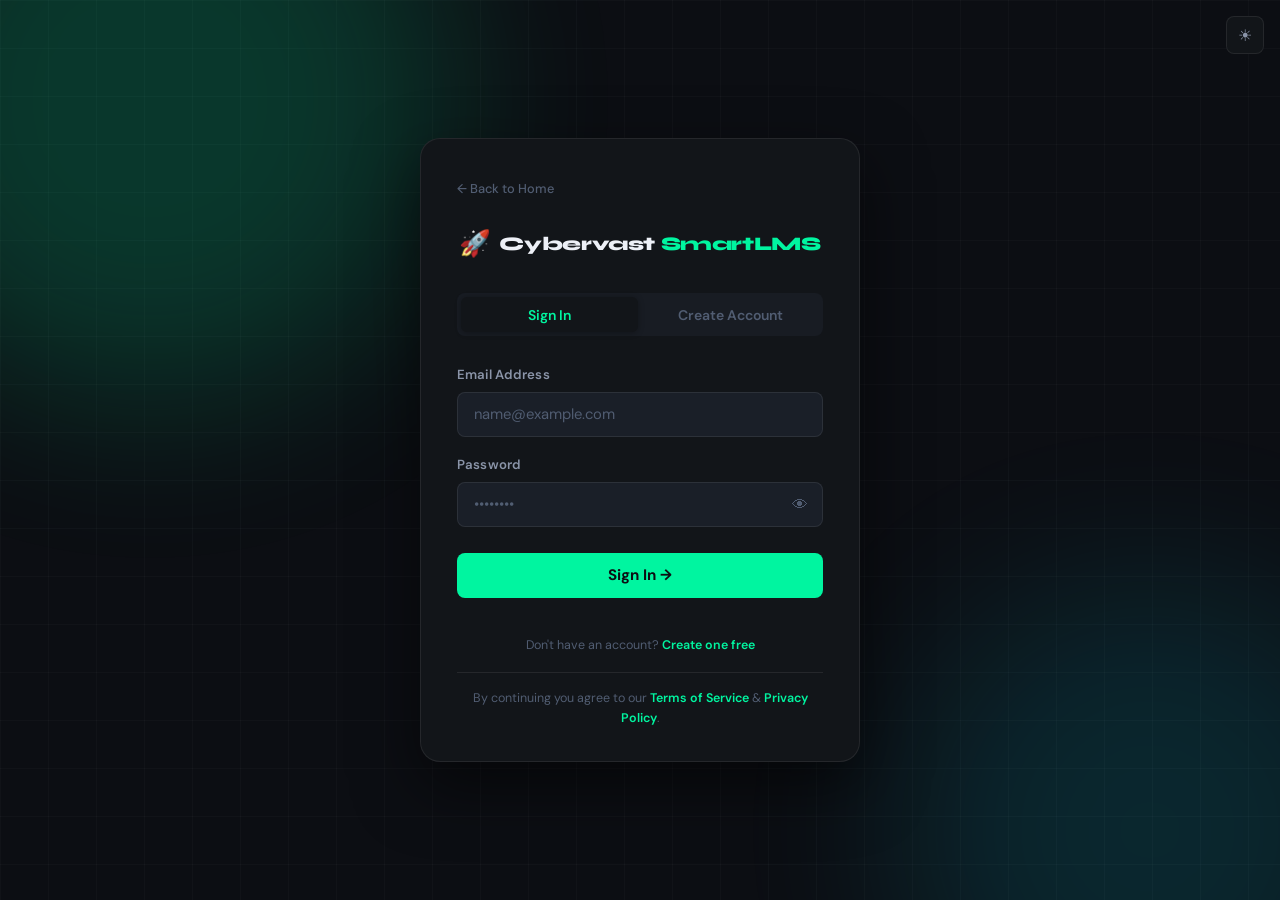
<file: auth.html>
<!DOCTYPE html>
<html lang="en" data-theme="dark">
<head>
    <meta charset="UTF-8">
    <meta name="viewport" content="width=device-width, initial-scale=1.0">
    <title>Cybervast SmartLMS – Login & Register</title>
    <link rel="preconnect" href="https://fonts.googleapis.com">
    <link rel="preconnect" href="https://fonts.gstatic.com" crossorigin>
    <link href="https://fonts.googleapis.com/css2?family=Syne:wght@400;600;700;800&family=DM+Sans:ital,opsz,wght@0,9..40,300;0,9..40,400;0,9..40,500;1,9..40,300&display=swap" rel="stylesheet">
    <style>
    /* ═══════════════════════════════════════════
       VARIABLES
    ═══════════════════════════════════════════ */
    :root {
        --accent:       #00f5a0;
        --accent-dim:   rgba(0,245,160,0.12);
        --accent-2:     #00d9f5;
        --accent-err:   #f87171;
        --accent-warn:  #f0c040;

        --bg-base:      #0c0e13;
        --bg-surface:   #121519;
        --bg-elevated:  #181c23;
        --bg-input:     #1a1f28;

        --text-primary: #edf0f7;
        --text-secondary:#8a94a8;
        --text-muted:   #515d72;

        --border:       rgba(255,255,255,0.08);
        --border-focus: rgba(0,245,160,0.5);
        --border-err:   rgba(248,113,113,0.5);

        --shadow-card:  0 24px 64px rgba(0,0,0,0.55);
        --radius-sm:    8px;
        --radius-md:    14px;
        --radius-lg:    20px;
        --radius-pill:  999px;
        --transition:   0.2s cubic-bezier(0.4,0,0.2,1);
    }

    [data-theme="light"] {
        --bg-base:      #eef1f8;
        --bg-surface:   #ffffff;
        --bg-elevated:  #f5f7fc;
        --bg-input:     #f0f3fa;
        --text-primary: #111420;
        --text-secondary:#4a5568;
        --text-muted:   #9aa5b4;
        --border:       rgba(0,0,0,0.09);
        --border-focus: rgba(0,190,120,0.55);
        --shadow-card:  0 24px 64px rgba(0,0,0,0.12);
        --accent:       #00b86a;
        --accent-dim:   rgba(0,184,106,0.1);
    }

    /* ═══════════════════════════════════════════
       RESET
    ═══════════════════════════════════════════ */
    *, *::before, *::after { box-sizing: border-box; margin: 0; padding: 0; }
    html { scroll-behavior: smooth; }

    body {
        font-family: 'DM Sans', sans-serif;
        font-size: 15px;
        line-height: 1.6;
        color: var(--text-primary);
        background: var(--bg-base);
        min-height: 100vh;
        display: flex;
        flex-direction: column;
        transition: background var(--transition), color var(--transition);
        overflow-x: hidden;
    }

    a { text-decoration: none; color: inherit; }
    button { cursor: pointer; font-family: inherit; border: none; background: none; }
    input, button { font-family: inherit; }

    /* ═══════════════════════════════════════════
       BACKGROUND GRID / GLOW
    ═══════════════════════════════════════════ */
    .bg-scene {
        position: fixed;
        inset: 0;
        pointer-events: none;
        z-index: 0;
        overflow: hidden;
    }
    .bg-glow {
        position: absolute;
        border-radius: 50%;
        filter: blur(90px);
        opacity: 0.18;
    }
    .bg-glow-1 {
        width: 600px; height: 600px;
        background: var(--accent);
        top: -200px; left: -150px;
    }
    .bg-glow-2 {
        width: 500px; height: 500px;
        background: var(--accent-2);
        bottom: -180px; right: -120px;
        opacity: 0.12;
    }
    .bg-grid {
        position: absolute;
        inset: 0;
        background-image:
            linear-gradient(rgba(255,255,255,0.025) 1px, transparent 1px),
            linear-gradient(90deg, rgba(255,255,255,0.025) 1px, transparent 1px);
        background-size: 48px 48px;
    }
    [data-theme="light"] .bg-grid {
        background-image:
            linear-gradient(rgba(0,0,0,0.04) 1px, transparent 1px),
            linear-gradient(90deg, rgba(0,0,0,0.04) 1px, transparent 1px);
    }

    /* ═══════════════════════════════════════════
       THEME TOGGLE (top-right)
    ═══════════════════════════════════════════ */
    .theme-toggle-wrap {
        position: fixed;
        top: 1rem; right: 1rem;
        z-index: 50;
    }
    .theme-btn {
        width: 38px; height: 38px;
        border-radius: var(--radius-sm);
        background: var(--bg-surface);
        border: 1px solid var(--border);
        color: var(--text-secondary);
        font-size: 1rem;
        display: flex; align-items: center; justify-content: center;
        transition: all var(--transition);
    }
    .theme-btn:hover { border-color: var(--accent); color: var(--accent); background: var(--accent-dim); }

    /* ═══════════════════════════════════════════
       LAYOUT WRAPPER
    ═══════════════════════════════════════════ */
    .auth-page {
        position: relative;
        z-index: 1;
        flex: 1;
        display: flex;
        align-items: center;
        justify-content: center;
        padding: 2rem 1rem;
        min-height: 100vh;
    }

    /* ═══════════════════════════════════════════
       AUTH CARD
    ═══════════════════════════════════════════ */
    .auth-card {
        width: 100%;
        max-width: 440px;
        background: var(--bg-surface);
        border: 1px solid var(--border);
        border-radius: var(--radius-lg);
        box-shadow: var(--shadow-card);
        padding: 2.5rem 2.25rem 2rem;
        display: flex;
        flex-direction: column;
        gap: 0;
        animation: cardIn 0.45s cubic-bezier(0.22,1,0.36,1) both;
    }
    @keyframes cardIn {
        from { opacity: 0; transform: translateY(24px) scale(0.98); }
        to   { opacity: 1; transform: translateY(0)   scale(1); }
    }

    /* Back link */
    .back-link {
        display: inline-flex;
        align-items: center;
        gap: 0.4rem;
        font-size: 0.8rem;
        font-weight: 500;
        color: var(--text-muted);
        margin-bottom: 1.5rem;
        transition: color var(--transition);
    }
    .back-link:hover { color: var(--accent); }

    /* Brand */
    .auth-brand {
        display: flex;
        align-items: center;
        justify-content: center;
        gap: 0.5rem;
        margin-bottom: 1.75rem;
    }
    .auth-brand-icon { font-size: 1.6rem; }
    .auth-brand-text {
        font-family: 'Syne', sans-serif;
        font-size: 1.2rem;
        font-weight: 800;
        letter-spacing: -0.02em;
    }
    .auth-brand-text em { font-style: normal; color: var(--accent); }

    /* Tab switcher */
    .auth-tabs {
        display: flex;
        border-radius: var(--radius-sm);
        background: var(--bg-elevated);
        padding: 4px;
        margin-bottom: 1.75rem;
        gap: 4px;
    }
    .tab-btn {
        flex: 1;
        padding: 0.55rem 0.75rem;
        border-radius: calc(var(--radius-sm) - 2px);
        font-size: 0.875rem;
        font-weight: 600;
        color: var(--text-muted);
        transition: all var(--transition);
        text-align: center;
    }
    .tab-btn.active {
        background: var(--bg-surface);
        color: var(--accent);
        box-shadow: 0 1px 6px rgba(0,0,0,0.3);
    }
    .tab-btn:hover:not(.active) { color: var(--text-primary); }

    /* Form */
    .auth-form { display: flex; flex-direction: column; gap: 1.1rem; }
    .auth-form[hidden] { display: none; }

    .form-group { display: flex; flex-direction: column; gap: 0.4rem; }
    .form-label {
        font-size: 0.825rem;
        font-weight: 600;
        color: var(--text-secondary);
        letter-spacing: 0.01em;
    }

    /* Input wrapper (for eye toggle) */
    .input-wrap { position: relative; }
    .form-input {
        width: 100%;
        padding: 0.72rem 1rem;
        background: var(--bg-input);
        border: 1px solid var(--border);
        border-radius: var(--radius-sm);
        color: var(--text-primary);
        font-size: 0.925rem;
        font-family: 'DM Sans', sans-serif;
        outline: none;
        transition: border-color var(--transition), box-shadow var(--transition);
    }
    .form-input::placeholder { color: var(--text-muted); }
    .form-input:focus {
        border-color: var(--border-focus);
        box-shadow: 0 0 0 3px var(--accent-dim);
    }
    .form-input.error {
        border-color: var(--border-err);
        box-shadow: 0 0 0 3px rgba(248,113,113,0.1);
    }
    .form-input.has-icon { padding-right: 2.75rem; }

    /* Password toggle eye */
    .eye-btn {
        position: absolute;
        right: 0.75rem;
        top: 50%;
        transform: translateY(-50%);
        color: var(--text-muted);
        font-size: 1rem;
        line-height: 1;
        padding: 0.2rem;
        transition: color var(--transition);
        user-select: none;
    }
    .eye-btn:hover { color: var(--accent); }

    /* Field error message */
    .field-error {
        font-size: 0.75rem;
        color: var(--accent-err);
        display: none;
        margin-top: 0.15rem;
    }
    .field-error.visible { display: block; }

    /* Role selector */
    .role-grid {
        display: grid;
        grid-template-columns: repeat(3, 1fr);
        gap: 0.5rem;
    }
    .role-option { display: none; }
    .role-label {
        display: flex;
        flex-direction: column;
        align-items: center;
        gap: 0.3rem;
        padding: 0.6rem 0.4rem;
        background: var(--bg-elevated);
        border: 1px solid var(--border);
        border-radius: var(--radius-sm);
        font-size: 0.75rem;
        font-weight: 600;
        color: var(--text-muted);
        cursor: pointer;
        transition: all var(--transition);
        text-align: center;
    }
    .role-label .role-icon { font-size: 1.25rem; }
    .role-option:checked + .role-label {
        border-color: var(--border-focus);
        color: var(--accent);
        background: var(--accent-dim);
    }

    /* Submit button */
    .submit-btn {
        width: 100%;
        padding: 0.8rem;
        background: var(--accent);
        color: #0c0e13;
        font-family: 'DM Sans', sans-serif;
        font-size: 0.95rem;
        font-weight: 700;
        border-radius: var(--radius-sm);
        border: none;
        cursor: pointer;
        transition: all var(--transition);
        display: flex;
        align-items: center;
        justify-content: center;
        gap: 0.5rem;
        margin-top: 0.5rem;
        position: relative;
        overflow: hidden;
    }
    .submit-btn:hover:not(:disabled) {
        transform: translateY(-1px);
        box-shadow: 0 6px 20px rgba(0,245,160,0.32);
    }
    .submit-btn:active:not(:disabled) { transform: translateY(0); }
    .submit-btn:disabled { opacity: 0.6; cursor: not-allowed; }
    .submit-btn .spinner {
        width: 16px; height: 16px;
        border: 2px solid rgba(0,0,0,0.2);
        border-top-color: #0c0e13;
        border-radius: 50%;
        animation: spin 0.7s linear infinite;
        display: none;
    }
    .submit-btn.loading .btn-text { display: none; }
    .submit-btn.loading .spinner { display: block; }

    @keyframes spin { to { transform: rotate(360deg); } }

    /* Global form alert */
    .form-alert {
        border-radius: var(--radius-sm);
        padding: 0.7rem 0.9rem;
        font-size: 0.825rem;
        font-weight: 500;
        display: none;
        align-items: center;
        gap: 0.5rem;
        margin-top: 0.25rem;
    }
    .form-alert.visible { display: flex; }
    .form-alert.success { background: rgba(0,245,160,0.1); color: var(--accent); border: 1px solid rgba(0,245,160,0.25); }
    .form-alert.error   { background: rgba(248,113,113,0.08); color: var(--accent-err); border: 1px solid rgba(248,113,113,0.25); }

    /* Password strength */
    .strength-bar-wrap {
        height: 4px;
        background: var(--bg-elevated);
        border-radius: var(--radius-pill);
        overflow: hidden;
        margin-top: 0.35rem;
    }
    .strength-bar {
        height: 100%;
        border-radius: var(--radius-pill);
        width: 0%;
        transition: width 0.4s ease, background 0.4s ease;
    }
    .strength-label {
        font-size: 0.7rem;
        color: var(--text-muted);
        margin-top: 0.25rem;
    }

    /* Divider */
    .divider {
        display: flex;
        align-items: center;
        gap: 0.75rem;
        margin: 0.25rem 0;
        color: var(--text-muted);
        font-size: 0.75rem;
    }
    .divider::before, .divider::after {
        content: ''; flex: 1;
        height: 1px;
        background: var(--border);
    }

    /* Footer note */
    .auth-footer {
        text-align: center;
        font-size: 0.78rem;
        color: var(--text-muted);
        margin-top: 1.25rem;
    }
    .auth-footer a { color: var(--accent); font-weight: 600; }
    .auth-footer a:hover { text-decoration: underline; }

    /* ═══════════════════════════════════════════
       RESPONSIVE
    ═══════════════════════════════════════════ */
    @media (max-width: 480px) {
        .auth-page { padding: 1rem 0.75rem; align-items: flex-start; padding-top: 3.5rem; }
        .auth-card { padding: 1.75rem 1.25rem 1.5rem; border-radius: var(--radius-md); }
        .auth-brand-text { font-size: 1.05rem; }
        .role-grid { grid-template-columns: repeat(3, 1fr); gap: 0.4rem; }
        .role-label { font-size: 0.7rem; padding: 0.5rem 0.3rem; }
        .form-input { font-size: 16px; /* prevent iOS zoom */ }
    }

    @media (max-height: 700px) {
        .auth-card { gap: 0; }
        .auth-brand { margin-bottom: 1.25rem; }
        .auth-tabs { margin-bottom: 1.25rem; }
    }
    </style>
</head>
<body>

<!-- Background -->
<div class="bg-scene">
    <div class="bg-grid"></div>
    <div class="bg-glow bg-glow-1"></div>
    <div class="bg-glow bg-glow-2"></div>
</div>

<!-- Theme toggle -->
<div class="theme-toggle-wrap">
    <button class="theme-btn" onclick="toggleTheme()" title="Toggle theme" id="theme-btn">☀</button>
</div>

<!-- ═══════ AUTH PAGE ═══════ -->
<div class="auth-page">
    <div class="auth-card">

        <!-- Back link -->
        <a href="index.html" class="back-link">← Back to Home</a>

        <!-- Brand -->
        <div class="auth-brand">
            <span class="auth-brand-icon">🚀</span>
            <span class="auth-brand-text">Cybervast <em>SmartLMS</em></span>
        </div>

        <!-- Tabs -->
        <div class="auth-tabs" role="tablist">
            <button class="tab-btn active" id="tab-login" role="tab" aria-selected="true"  onclick="switchTab('login')">Sign In</button>
            <button class="tab-btn"        id="tab-register" role="tab" aria-selected="false" onclick="switchTab('register')">Create Account</button>
        </div>

        <!-- ─── LOGIN FORM ─── -->
        <form class="auth-form" id="login-form" novalidate onsubmit="handleLogin(event)">

            <div class="form-group">
                <label class="form-label" for="login-email">Email Address</label>
                <input type="email" id="login-email" class="form-input" placeholder="name@example.com" autocomplete="email">
                <span class="field-error" id="login-email-err"></span>
            </div>

            <div class="form-group">
                <label class="form-label" for="login-password">Password</label>
                <div class="input-wrap">
                    <input type="password" id="login-password" class="form-input has-icon" placeholder="••••••••" autocomplete="current-password">
                    <button type="button" class="eye-btn" onclick="togglePwd('login-password', this)" tabindex="-1">👁</button>
                </div>
                <span class="field-error" id="login-password-err"></span>
            </div>

            <div class="form-alert" id="login-alert"></div>

            <button type="submit" class="submit-btn" id="login-submit">
                <span class="btn-text">Sign In →</span>
                <span class="spinner"></span>
            </button>

            <p class="auth-footer">
                Don't have an account? <a href="#" onclick="switchTab('register'); return false;">Create one free</a>
            </p>
        </form>

        <!-- ─── REGISTER FORM ─── -->
        <form class="auth-form" id="register-form" hidden novalidate onsubmit="handleRegister(event)">

            <div class="form-group">
                <label class="form-label" for="reg-name">Full Name</label>
                <input type="text" id="reg-name" class="form-input" placeholder="Jane Doe" autocomplete="name">
                <span class="field-error" id="reg-name-err"></span>
            </div>

            <div class="form-group">
                <label class="form-label" for="reg-email">Email Address</label>
                <input type="email" id="reg-email" class="form-input" placeholder="name@example.com" autocomplete="email">
                <span class="field-error" id="reg-email-err"></span>
            </div>

            <div class="form-group">
                <label class="form-label" for="reg-password">Password</label>
                <div class="input-wrap">
                    <input type="password" id="reg-password" class="form-input has-icon" placeholder="Min. 8 characters" autocomplete="new-password" oninput="checkStrength(this.value)">
                    <button type="button" class="eye-btn" onclick="togglePwd('reg-password', this)" tabindex="-1">👁</button>
                </div>
                <div class="strength-bar-wrap"><div class="strength-bar" id="strength-bar"></div></div>
                <span class="strength-label" id="strength-label"></span>
                <span class="field-error" id="reg-password-err"></span>
            </div>

            <div class="form-group">
                <label class="form-label" for="reg-confirm">Confirm Password</label>
                <div class="input-wrap">
                    <input type="password" id="reg-confirm" class="form-input has-icon" placeholder="Repeat password" autocomplete="new-password">
                    <button type="button" class="eye-btn" onclick="togglePwd('reg-confirm', this)" tabindex="-1">👁</button>
                </div>
                <span class="field-error" id="reg-confirm-err"></span>
            </div>

            <div class="form-group">
                <label class="form-label">Account Role</label>
                <div class="role-grid">
                    <div>
                        <input type="radio" name="reg-role" id="role-user" value="user" class="role-option" checked>
                        <label for="role-user" class="role-label"><span class="role-icon">🎓</span>Learner</label>
                    </div>
                    <div>
                        <input type="radio" name="reg-role" id="role-editor" value="editor" class="role-option">
                        <label for="role-editor" class="role-label"><span class="role-icon">✏️</span>Editor</label>
                    </div>
                    <div>
                        <input type="radio" name="reg-role" id="role-admin" value="admin" class="role-option">
                        <label for="role-admin" class="role-label"><span class="role-icon">🛡️</span>Admin</label>
                    </div>
                </div>
            </div>

            <div class="form-alert" id="register-alert"></div>

            <button type="submit" class="submit-btn" id="register-submit">
                <span class="btn-text">Create Account →</span>
                <span class="spinner"></span>
            </button>

            <p class="auth-footer">
                Already have an account? <a href="#" onclick="switchTab('login'); return false;">Sign in</a>
            </p>
        </form>

        <p class="auth-footer" style="border-top: 1px solid var(--border); padding-top: 1rem; margin-top: 1rem;">
            By continuing you agree to our <a href="#">Terms of Service</a> &amp; <a href="#">Privacy Policy</a>.
        </p>

    </div>
</div>

<script>
/* ══════════════════════════════════════════════
   THEME
══════════════════════════════════════════════ */
function toggleTheme() {
    const html = document.documentElement;
    const isDark = html.getAttribute('data-theme') === 'dark';
    html.setAttribute('data-theme', isDark ? 'light' : 'dark');
    document.getElementById('theme-btn').textContent = isDark ? '☀' : '☽';
}

/* ══════════════════════════════════════════════
   TAB SWITCH
══════════════════════════════════════════════ */
function switchTab(tab) {
    const isLogin = tab === 'login';

    document.getElementById('tab-login').classList.toggle('active', isLogin);
    document.getElementById('tab-register').classList.toggle('active', !isLogin);

    const loginForm = document.getElementById('login-form');
    const regForm   = document.getElementById('register-form');

    if (isLogin) {
        loginForm.removeAttribute('hidden');
        regForm.setAttribute('hidden', '');
    } else {
        regForm.removeAttribute('hidden');
        loginForm.setAttribute('hidden', '');
    }

    clearAlerts();
}

/* ══════════════════════════════════════════════
   PASSWORD EYE TOGGLE
══════════════════════════════════════════════ */
function togglePwd(inputId, btn) {
    const input = document.getElementById(inputId);
    const isHidden = input.type === 'password';
    input.type = isHidden ? 'text' : 'password';
    btn.textContent = isHidden ? '🙈' : '👁';
}

/* ══════════════════════════════════════════════
   PASSWORD STRENGTH
══════════════════════════════════════════════ */
function checkStrength(val) {
    const bar   = document.getElementById('strength-bar');
    const label = document.getElementById('strength-label');

    let score = 0;
    if (val.length >= 8)          score++;
    if (/[A-Z]/.test(val))        score++;
    if (/[0-9]/.test(val))        score++;
    if (/[^A-Za-z0-9]/.test(val)) score++;

    const configs = [
        { w: '0%',   color: 'transparent', text: '' },
        { w: '25%',  color: '#f87171',     text: 'Weak' },
        { w: '50%',  color: '#f0c040',     text: 'Fair' },
        { w: '75%',  color: '#00d9f5',     text: 'Good' },
        { w: '100%', color: '#00f5a0',     text: 'Strong 💪' },
    ];

    const cfg = configs[score];
    bar.style.width      = cfg.w;
    bar.style.background = cfg.color;
    label.textContent    = val.length ? cfg.text : '';
    label.style.color    = cfg.color;
}

/* ══════════════════════════════════════════════
   VALIDATION HELPERS
══════════════════════════════════════════════ */
function setError(inputId, errId, msg) {
    const el  = document.getElementById(inputId);
    const err = document.getElementById(errId);
    el.classList.add('error');
    err.textContent = msg;
    err.classList.add('visible');
    return false;
}

function clearError(inputId, errId) {
    const el  = document.getElementById(inputId);
    const err = document.getElementById(errId);
    el.classList.remove('error');
    err.classList.remove('visible');
}

function showAlert(alertId, type, msg) {
    const el = document.getElementById(alertId);
    el.className = `form-alert ${type} visible`;
    el.innerHTML = (type === 'success' ? '✔ ' : '⚠ ') + msg;
}

function clearAlerts() {
    ['login-alert', 'register-alert'].forEach(id => {
        const el = document.getElementById(id);
        if (el) { el.className = 'form-alert'; el.textContent = ''; }
    });
    ['login-email','login-password','reg-name','reg-email','reg-password','reg-confirm'].forEach(id => {
        const el = document.getElementById(id);
        if (el) el.classList.remove('error');
    });
    ['login-email-err','login-password-err','reg-name-err','reg-email-err','reg-password-err','reg-confirm-err'].forEach(id => {
        const el = document.getElementById(id);
        if (el) el.classList.remove('visible');
    });
}

function isValidEmail(email) {
    return /^[^\s@]+@[^\s@]+\.[^\s@]+$/.test(email);
}

/* ══════════════════════════════════════════════
   SIMULATED USER STORE (localStorage)
══════════════════════════════════════════════ */
function getUsers() {
    try { return JSON.parse(localStorage.getItem('lms-users')) || []; }
    catch { return []; }
}
function saveUsers(users) {
    localStorage.setItem('lms-users', JSON.stringify(users));
}
function saveSession(user) {
    localStorage.setItem('lms-session', JSON.stringify({
        name:  user.name,
        email: user.email,
        role:  user.role
    }));
}

/* ══════════════════════════════════════════════
   LOGIN HANDLER
══════════════════════════════════════════════ */
function handleLogin(e) {
    e.preventDefault();
    clearAlerts();

    const email    = document.getElementById('login-email').value.trim();
    const password = document.getElementById('login-password').value;
    let valid = true;

    if (!email || !isValidEmail(email)) {
        setError('login-email', 'login-email-err', 'Enter a valid email address.');
        valid = false;
    }
    if (!password) {
        setError('login-password', 'login-password-err', 'Password is required.');
        valid = false;
    }
    if (!valid) return;

    const btn = document.getElementById('login-submit');
    btn.classList.add('loading');
    btn.disabled = true;

    // Simulate async auth
    setTimeout(() => {
        btn.classList.remove('loading');
        btn.disabled = false;

        const users = getUsers();
        const user  = users.find(u => u.email === email && u.password === password);

        if (!user) {
            showAlert('login-alert', 'error', 'Incorrect email or password. Please try again.');
            setError('login-email', 'login-email-err', '');
            setError('login-password', 'login-password-err', '');
            return;
        }

        saveSession(user);
        showAlert('login-alert', 'success', `Welcome back, ${user.name}! Redirecting…`);
        setTimeout(() => { window.location.href = 'dashboard.html'; }, 1200);
    }, 900);
}

/* ══════════════════════════════════════════════
   REGISTER HANDLER
══════════════════════════════════════════════ */
function handleRegister(e) {
    e.preventDefault();
    clearAlerts();

    const name     = document.getElementById('reg-name').value.trim();
    const email    = document.getElementById('reg-email').value.trim();
    const password = document.getElementById('reg-password').value;
    const confirm  = document.getElementById('reg-confirm').value;
    const role     = document.querySelector('input[name="reg-role"]:checked')?.value || 'user';

    let valid = true;

    if (!name || name.length < 2) {
        setError('reg-name', 'reg-name-err', 'Please enter your full name (min. 2 chars).');
        valid = false;
    }
    if (!email || !isValidEmail(email)) {
        setError('reg-email', 'reg-email-err', 'Enter a valid email address.');
        valid = false;
    }
    if (!password || password.length < 8) {
        setError('reg-password', 'reg-password-err', 'Password must be at least 8 characters.');
        valid = false;
    }
    if (password !== confirm) {
        setError('reg-confirm', 'reg-confirm-err', 'Passwords do not match.');
        valid = false;
    }
    if (!valid) return;

    const users = getUsers();
    if (users.find(u => u.email === email)) {
        setError('reg-email', 'reg-email-err', 'An account with this email already exists.');
        return;
    }

    const btn = document.getElementById('register-submit');
    btn.classList.add('loading');
    btn.disabled = true;

    setTimeout(() => {
        btn.classList.remove('loading');
        btn.disabled = false;

        const newUser = { name, email, password, role, createdAt: new Date().toISOString() };
        users.push(newUser);
        saveUsers(users);
        saveSession(newUser);

        showAlert('register-alert', 'success', 'Account created! Redirecting to your dashboard…');
        setTimeout(() => { window.location.href = 'dashboard.html'; }, 1300);
    }, 1000);
}

/* ══════════════════════════════════════════════
   REDIRECT IF ALREADY LOGGED IN
══════════════════════════════════════════════ */
(function() {
    try {
        const s = JSON.parse(localStorage.getItem('lms-session'));
        if (s && s.email) window.location.href = 'dashboard.html';
    } catch {}
})();

/* ══════════════════════════════════════════════
   REAL-TIME FIELD CLEARING ON INPUT
══════════════════════════════════════════════ */
['login-email','login-password'].forEach(id => {
    const el = document.getElementById(id);
    if (el) el.addEventListener('input', () => {
        el.classList.remove('error');
        const errEl = document.getElementById(id + '-err');
        if (errEl) errEl.classList.remove('visible');
    });
});
['reg-name','reg-email','reg-password','reg-confirm'].forEach(id => {
    const el = document.getElementById(id);
    if (el) el.addEventListener('input', () => {
        el.classList.remove('error');
        const errEl = document.getElementById(id + '-err');
        if (errEl) errEl.classList.remove('visible');
    });
});
</script>
</body>
</html>
</file>
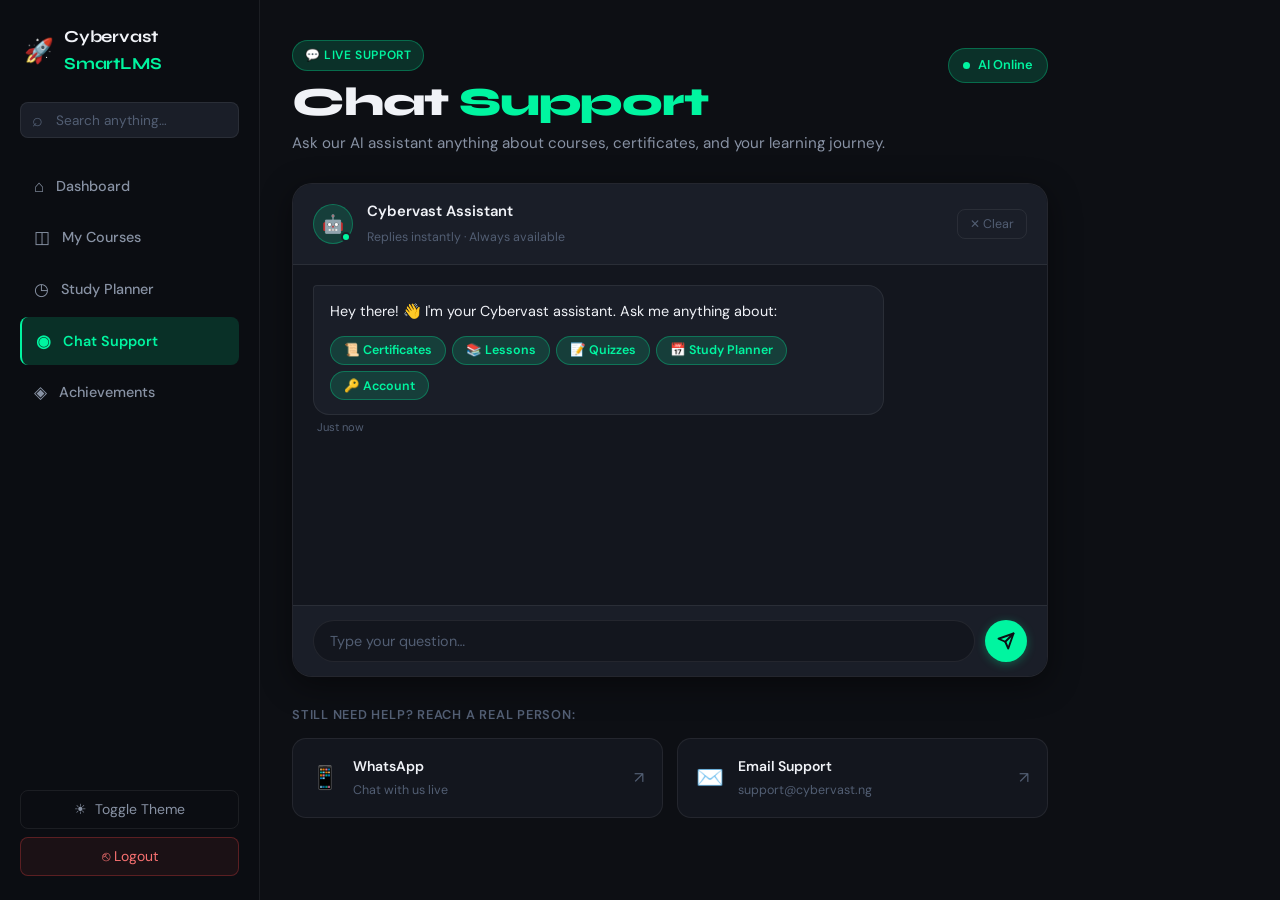
<file: chat.html>
<!DOCTYPE html>
<html lang="en" data-theme="dark">
<head>
    <meta charset="UTF-8">
    <meta name="viewport" content="width=device-width, initial-scale=1.0">
    <title>Cybervast SmartLMS – Chat Support</title>
    <link rel="preconnect" href="https://fonts.googleapis.com">
    <link rel="preconnect" href="https://fonts.gstatic.com" crossorigin>
    <link href="https://fonts.googleapis.com/css2?family=Syne:wght@400;600;700;800&family=DM+Sans:ital,opsz,wght@0,9..40,300;0,9..40,400;0,9..40,500;1,9..40,300&display=swap" rel="stylesheet">
    <link rel="stylesheet" href="/css/chat.css">
</head>
<body>

    <!-- Sidebar Overlay -->
    <div class="sidebar-overlay" id="sidebar-overlay"></div>

    <!-- ═══════════════════ SIDEBAR ═══════════════════ -->
    <aside class="sidebar" id="sidebar">
        <div class="sidebar-brand">
            <div class="brand-icon">🚀</div>
            <span class="brand-text">Cybervast <em>SmartLMS</em></span>
        </div>

        <div class="sidebar-search">
            <span class="search-icon">⌕</span>
            <input type="text" placeholder="Search anything…" class="search-input" id="global-search">
        </div>

        <nav class="sidebar-nav">
            <ul>
                <li><a href="dashboard.html" class="nav-link"><span class="nav-icon">⌂</span> Dashboard</a></li>
                <li><a href="course.html" class="nav-link"><span class="nav-icon">◫</span> My Courses</a></li>
                <li><a href="planner.html" class="nav-link"><span class="nav-icon">◷</span> Study Planner</a></li>
                <li><a href="chat.html" class="nav-link active"><span class="nav-icon">◉</span> Chat Support</a></li>
                <li><a href="achievements.html" class="nav-link"><span class="nav-icon">◈</span> Achievements</a></li>
            </ul>
        </nav>

        <div class="sidebar-footer">
            <button id="theme-toggle" class="btn-ghost w-full" onclick="toggleTheme()">
                <span id="theme-icon">☀</span> Toggle Theme
            </button>
            <button class="btn-danger w-full">⎋ Logout</button>
        </div>
    </aside>

    <!-- ═══════════════════ MOBILE HEADER ═══════════════════ -->
    <header class="mobile-header">
        <div class="mobile-brand">
            <span>🚀</span> SmartLMS
        </div>
        <div class="mobile-actions">
            <button onclick="toggleTheme()" class="icon-btn" title="Toggle Theme"><span id="theme-icon-mobile">☀</span></button>
            <button class="icon-btn" title="Logout">⎋</button>
            <button class="icon-btn hamburger" id="sidebar-toggle" onclick="toggleSidebar()">☰</button>
        </div>
    </header>

    <!-- ═══════════════════ MAIN CONTENT ═══════════════════ -->
    <main class="main-content">

        <header class="page-header">
            <div class="header-text">
                <div class="page-badge">💬 Live Support</div>
                <h1>Chat <span class="accent">Support</span></h1>
                <p>Ask our AI assistant anything about courses, certificates, and your learning journey.</p>
            </div>
            <div class="header-status">
                <span class="status-dot"></span> AI Online
            </div>
        </header>

        <!-- ═══ CHAT WIDGET ═══ -->
        <div class="chat-card">

            <!-- Chat Header -->
            <div class="chat-header">
                <div class="bot-avatar">
                    <span>🤖</span>
                    <span class="avatar-ping"></span>
                </div>
                <div class="bot-info">
                    <strong>Cybervast Assistant</strong>
                    <small>Replies instantly · Always available</small>
                </div>
                <button class="clear-btn" id="clear-btn" title="Clear chat" onclick="clearChat()">✕ Clear</button>
            </div>

            <!-- Messages -->
            <div class="chat-messages" id="chat-messages">
                <div class="message bot animate-in">
                    <div class="msg-bubble">
                        <p>Hey there! 👋 I'm your Cybervast assistant. Ask me anything about:</p>
                        <div class="quick-chips">
                            <button class="chip" onclick="sendChip(this)">📜 Certificates</button>
                            <button class="chip" onclick="sendChip(this)">📚 Lessons</button>
                            <button class="chip" onclick="sendChip(this)">📝 Quizzes</button>
                            <button class="chip" onclick="sendChip(this)">📅 Study Planner</button>
                            <button class="chip" onclick="sendChip(this)">🔑 Account</button>
                        </div>
                    </div>
                    <time>Just now</time>
                </div>
            </div>

            <!-- Typing indicator (hidden by default) -->
            <div class="typing-indicator" id="typing-indicator" style="display:none;">
                <span></span><span></span><span></span>
            </div>

            <!-- Input Form -->
            <form class="chat-input-area" id="chat-form" onsubmit="handleSubmit(event)">
                <input
                    type="text"
                    id="chat-input"
                    class="chat-input"
                    placeholder="Type your question…"
                    autocomplete="off"
                    required
                >
                <button type="submit" class="send-btn" aria-label="Send">
                    <svg width="18" height="18" viewBox="0 0 24 24" fill="none" stroke="currentColor" stroke-width="2.5" stroke-linecap="round" stroke-linejoin="round"><line x1="22" y1="2" x2="11" y2="13"/><polygon points="22 2 15 22 11 13 2 9 22 2"/></svg>
                </button>
            </form>
        </div>

        <!-- ═══ CONTACT CARDS ═══ -->
        <div class="contact-section">
            <p class="contact-label">Still need help? Reach a real person:</p>
            <div class="contact-grid">
                <a href="https://wa.me/+2349123039135" target="_blank" class="contact-card whatsapp">
                    <div class="contact-icon-wrap">📱</div>
                    <div class="contact-details">
                        <strong>WhatsApp</strong>
                        <span>Chat with us live</span>
                    </div>
                    <div class="contact-arrow">↗</div>
                </a>
                <a href="mailto:support@cybervast.ng" class="contact-card email">
                    <div class="contact-icon-wrap">✉️</div>
                    <div class="contact-details">
                        <strong>Email Support</strong>
                        <span>support@cybervast.ng</span>
                    </div>
                    <div class="contact-arrow">↗</div>
                </a>
            </div>
        </div>

    </main>

    <script>
    /* ─────────────────────────────────────────
       FAQ DATA
    ───────────────────────────────────────── */
    const FAQ_DATA = [
        {
            keywords: ['certificate', 'cert', 'award', 'diploma', 'download cert'],
            answer: "🎓 You earn your certificate once you complete 100% of the course lessons and pass all assessments. Head to the <strong>Achievements</strong> page to download it anytime!"
        },
        {
            keywords: ['lesson', 'module', 'content', 'video', 'watch'],
            answer: "📖 Lessons are completed right inside the course player — just tick each one as you finish. Once a whole module is done, its quiz unlocks automatically."
        },
        {
            keywords: ['planner', 'study plan', 'schedule', 'hours', 'time'],
            answer: "📅 The Smart Study Planner checks whether your goals are realistic by comparing your course's remaining hours with the daily time you've set aside. Adjust either value to rebalance your plan."
        },
        {
            keywords: ['enroll', 'start', 'join', 'take course', 'sign up for'],
            answer: "✅ To enroll, go to the <strong>Dashboard</strong>, pick a course, and hit <em>Enroll</em>. Note: editors can only enroll in courses they created."
        },
        {
            keywords: ['password', 'account', 'login', 'profile', 'settings'],
            answer: "🔑 You can update your profile and password in the account settings. Locked out? Contact your administrator for a reset."
        },
        {
            keywords: ['quiz', 'test', 'assessment', 'exam', 'score', 'pass'],
            answer: "📝 Quizzes appear at the end of each module. You need <strong>70% or higher</strong> to pass and unlock the next module. You can retake them if you don't pass first time."
        },
        {
            keywords: ['achievement', 'badge', 'reward', 'points', 'streak'],
            answer: "🏆 The Achievements page tracks all your badges, streaks, and certificates. Keep completing modules to unlock new rewards!"
        },
        {
            keywords: ['hello', 'hi', 'hey', 'greetings', 'good morning', 'good evening', 'sup'],
            answer: "👋 Hello! Great to see you here. I can answer questions about certificates, lessons, quizzes, the study planner, or your account. What do you need?"
        },
        {
            keywords: ['thank', 'thanks', 'appreciate', 'great', 'helpful'],
            answer: "😊 Happy to help! If you have any more questions, just ask."
        },
        {
            keywords: ['help', '?', 'what can you do', 'options'],
            answer: "ℹ️ I can help with: <strong>Certificates</strong>, <strong>Lessons</strong>, <strong>Quizzes</strong>, <strong>Study Planner</strong>, <strong>Enrollment</strong>, and <strong>Account</strong> questions. Just type your question!"
        }
    ];

    /* ─────────────────────────────────────────
       BOT LOGIC
    ───────────────────────────────────────── */
    function getBotResponse(input) {
        const lower = input.toLowerCase().trim();
        if (lower === 'help' || lower === '?') {
            return "ℹ️ I can help with: <strong>Certificates</strong>, <strong>Lessons</strong>, <strong>Quizzes</strong>, <strong>Study Planner</strong>, <strong>Enrollment</strong>, and <strong>Account</strong> questions. Just ask!";
        }
        const match = FAQ_DATA.find(faq =>
            faq.keywords.some(kw => lower.includes(kw))
        );
        return match
            ? match.answer
            : "🤔 Hmm, I'm not sure about that one. Try asking about <strong>certificates</strong>, <strong>lessons</strong>, <strong>quizzes</strong>, or type <em>help</em> to see all topics.";
    }

    /* ─────────────────────────────────────────
       UI HELPERS
    ───────────────────────────────────────── */
    function getTime() {
        return new Date().toLocaleTimeString([], { hour: '2-digit', minute: '2-digit' });
    }

    function scrollBottom() {
        const msgs = document.getElementById('chat-messages');
        msgs.scrollTo({ top: msgs.scrollHeight, behavior: 'smooth' });
    }

    function addMessage(html, sender) {
        const msgs = document.getElementById('chat-messages');
        const div = document.createElement('div');
        div.className = `message ${sender} animate-in`;
        div.innerHTML = `<div class="msg-bubble">${html}</div><time>${getTime()}</time>`;
        msgs.appendChild(div);
        scrollBottom();
    }

    function showTyping() {
        document.getElementById('typing-indicator').style.display = 'flex';
        scrollBottom();
    }

    function hideTyping() {
        document.getElementById('typing-indicator').style.display = 'none';
    }

    function handleSubmit(e) {
        e.preventDefault();
        const input = document.getElementById('chat-input');
        const text = input.value.trim();
        if (!text) return;

        addMessage(text, 'user');
        input.value = '';
        input.focus();

        showTyping();
        const delay = 700 + Math.random() * 400;
        setTimeout(() => {
            hideTyping();
            addMessage(getBotResponse(text), 'bot');
        }, delay);
    }

    function sendChip(el) {
        const text = el.textContent.replace(/^[^\w]+/, '').trim();
        document.getElementById('chat-input').value = text;
        handleSubmit(new Event('submit'));
        // Remove chips after first use
        const chips = document.querySelector('.quick-chips');
        if (chips) chips.remove();
    }

    function clearChat() {
        const msgs = document.getElementById('chat-messages');
        msgs.innerHTML = '';
        addMessage("Chat cleared! How can I help you? Type <em>help</em> to see what I can do. 😊", 'bot');
    }

    /* ─────────────────────────────────────────
       THEME TOGGLE
    ───────────────────────────────────────── */
    function toggleTheme() {
        const html = document.documentElement;
        const isDark = html.getAttribute('data-theme') === 'dark';
        html.setAttribute('data-theme', isDark ? 'light' : 'dark');
        const icon = isDark ? '☽' : '☀';
        document.getElementById('theme-icon').textContent = icon;
        document.getElementById('theme-icon-mobile').textContent = icon;
    }

    /* ─────────────────────────────────────────
       SIDEBAR TOGGLE (MOBILE)
    ───────────────────────────────────────── */
    function toggleSidebar() {
        document.getElementById('sidebar').classList.toggle('open');
        document.getElementById('sidebar-overlay').classList.toggle('visible');
    }
    document.getElementById('sidebar-overlay').addEventListener('click', toggleSidebar);

    /* ─────────────────────────────────────────
       KEYBOARD SHORTCUT: Enter to Send
    ───────────────────────────────────────── */
    document.getElementById('chat-input').addEventListener('keydown', (e) => {
        if (e.key === 'Enter' && !e.shiftKey) {
            e.preventDefault();
            document.getElementById('chat-form').dispatchEvent(new Event('submit'));
        }
    });
    </script>
</body>
</html>
</file>
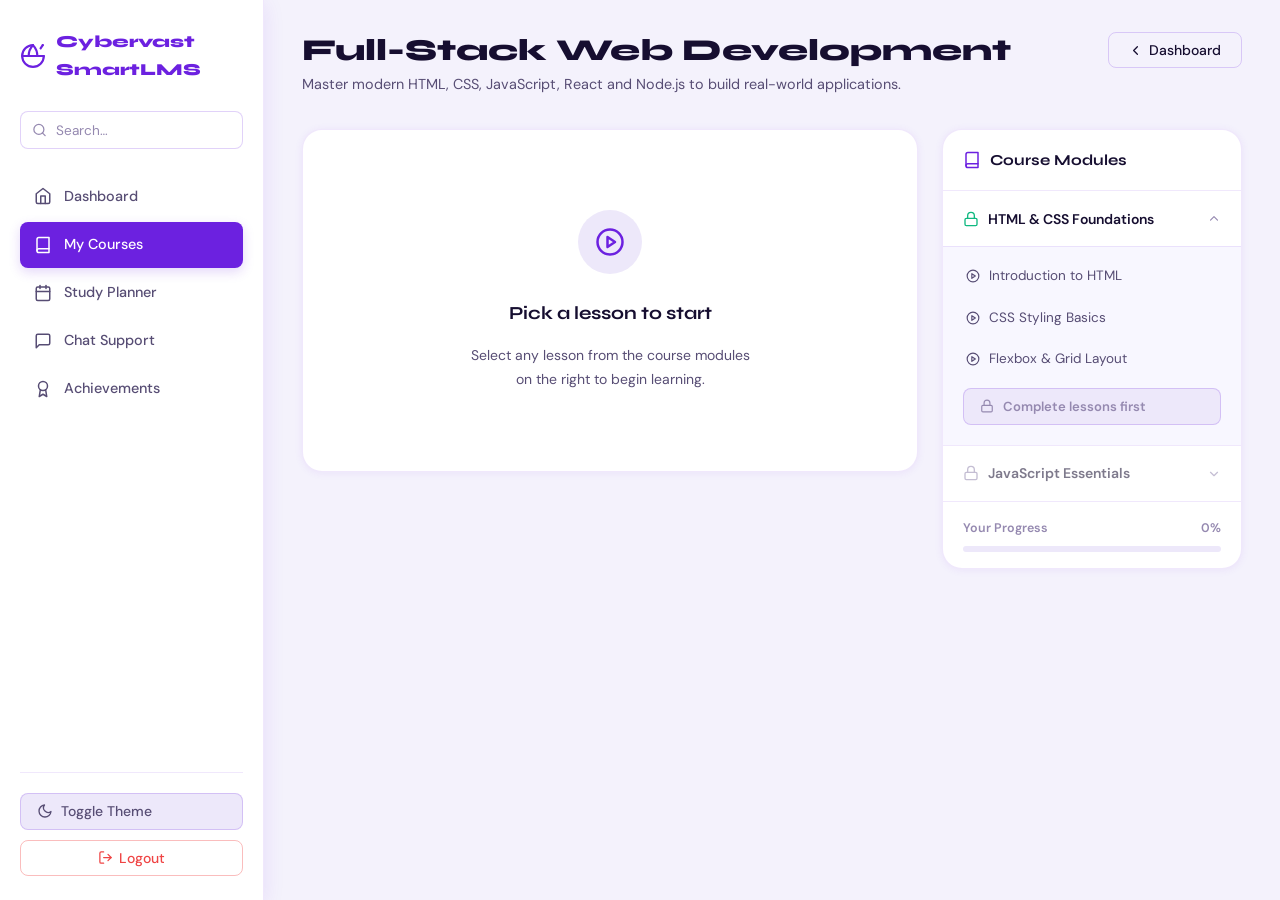
<file: course.html>
<!DOCTYPE html>
<html lang="en" data-theme="light">
<head>
  <meta charset="UTF-8">
  <meta name="viewport" content="width=device-width, initial-scale=1.0">
  <title>Cybervast SmartLMS — Course Player</title>

  <!-- FOUC prevention -->
  <script>
    (function(){
      var t = localStorage.getItem('cv-theme') || 'light';
      document.documentElement.dataset.theme = t;
    })();
  </script>

  <link rel="preconnect" href="https://fonts.googleapis.com">
  <link rel="preconnect" href="https://fonts.gstatic.com" crossorigin>
  <link href="https://fonts.googleapis.com/css2?family=Syne:wght@600;700;800&family=DM+Sans:opsz,wght@9..40,300;9..40,400;9..40,500&display=swap" rel="stylesheet">

  <style>
/* ══════════════════════════════════════════════
   CSS VARIABLES (mirrors dashboard)
══════════════════════════════════════════════ */
:root {
  --d-primary:        #6C21E0;
  --d-primary-dark:   #4F13B0;
  --d-primary-mid:    #9B59F5;
  --d-primary-light:  #EDE8FA;
  --d-primary-glow:   rgba(108,33,224,0.18);
  --d-success:        #10B981;
  --d-success-light:  #D1FAE5;
  --d-warning:        #F59E0B;
  --d-danger:         #EF4444;
  --d-danger-light:   rgba(239,68,68,0.1);

  --d-bg:             #F4F2FC;
  --d-surface:        #FFFFFF;
  --d-surface-2:      #EDE8FA;
  --d-surface-3:      #F8F7FF;

  --d-text:           #160E30;
  --d-text-2:         #574D74;
  --d-text-3:         #9589B0;

  --d-border:         rgba(108,33,224,0.10);
  --d-border-md:      rgba(108,33,224,0.20);
  --d-border-strong:  rgba(108,33,224,0.32);

  --d-shadow-sm:      0 1px 8px rgba(108,33,224,0.07);
  --d-shadow:         0 4px 20px rgba(108,33,224,0.10);
  --d-shadow-md:      0 8px 32px rgba(108,33,224,0.15);
  --d-shadow-hover:   0 12px 40px rgba(108,33,224,0.22);

  --d-sidebar-width:  264px;
  --d-nav-height:     64px;
  --d-radius:         14px;
  --d-radius-lg:      20px;
  --d-radius-sm:      8px;
  --d-transition:     all 0.25s ease;
}

[data-theme="dark"] {
  --d-primary:        #A06AF5;
  --d-primary-dark:   #C49BFF;
  --d-primary-mid:    #7B3FE4;
  --d-primary-light:  #1A1035;
  --d-primary-glow:   rgba(160,106,245,0.20);
  --d-success:        #34D399;
  --d-success-light:  #064E3B;
  --d-warning:        #FBBF24;
  --d-danger:         #F87171;
  --d-danger-light:   rgba(248,113,113,0.12);

  --d-bg:             #0C0818;
  --d-surface:        #160E30;
  --d-surface-2:      #1E1640;
  --d-surface-3:      #120C28;

  --d-text:           #EDE8FA;
  --d-text-2:         #B5ADCF;
  --d-text-3:         #7B7096;

  --d-border:         rgba(160,106,245,0.12);
  --d-border-md:      rgba(160,106,245,0.22);
  --d-border-strong:  rgba(160,106,245,0.36);

  --d-shadow-sm:      0 1px 8px rgba(0,0,0,0.4);
  --d-shadow:         0 4px 20px rgba(0,0,0,0.45);
  --d-shadow-md:      0 8px 32px rgba(0,0,0,0.5);
  --d-shadow-hover:   0 12px 40px rgba(160,106,245,0.25);
}

/* ══════════════════════════════════════════════
   RESET & BASE
══════════════════════════════════════════════ */
*, *::before, *::after { box-sizing: border-box; margin: 0; padding: 0; }
html { scroll-behavior: smooth; }
body {
  font-family: 'DM Sans', system-ui, sans-serif;
  background-color: var(--d-bg);
  color: var(--d-text);
  line-height: 1.65;
  overflow-x: hidden;
  transition: background-color 0.3s ease, color 0.3s ease;
}
a { text-decoration: none; color: inherit; }
button { cursor: pointer; border: none; background: none; font-family: inherit; }
img { display: block; max-width: 100%; }
ul { list-style: none; }
svg { flex-shrink: 0; display: inline-block; vertical-align: middle; }

/* ══════════════════════════════════════════════
   SIDEBAR
══════════════════════════════════════════════ */
.sidebar {
  position: fixed;
  top: 0; left: 0;
  height: 100dvh;
  width: var(--d-sidebar-width);
  background: var(--d-surface);
  border-right: 1px solid var(--d-border);
  box-shadow: var(--d-shadow);
  display: flex;
  flex-direction: column;
  z-index: 200;
  overflow-y: auto;
  overflow-x: hidden;
  padding: 1.75rem 1.25rem 1.5rem;
  transition: left 0.3s cubic-bezier(0.4,0,0.2,1), background 0.3s, border-color 0.3s;
  scrollbar-width: thin;
  scrollbar-color: var(--d-border-md) transparent;
}
.sidebar::-webkit-scrollbar { width: 4px; }
.sidebar::-webkit-scrollbar-thumb { background: var(--d-border-md); border-radius: 4px; }

.sidebar .logo {
  font-family: 'Syne', sans-serif;
  font-size: 1.05rem;
  font-weight: 800;
  color: var(--d-primary);
  display: flex;
  align-items: center;
  gap: 10px;
  margin-bottom: 1.75rem;
  flex-shrink: 0;
}
.sidebar .logo svg { width: 26px; height: 26px; }

.sidebar-search { margin-bottom: 1.5rem; flex-shrink: 0; position: relative; }
.sidebar-search svg {
  position: absolute;
  left: 0.75rem; top: 50%;
  transform: translateY(-50%);
  width: 15px; height: 15px;
  color: var(--d-text-3);
  pointer-events: none;
}
.sidebar-search .form-input { padding-left: 2.2rem; height: 38px; font-size: 0.85rem; }

.nav-links { flex: 1; display: flex; flex-direction: column; gap: 2px; }
.nav-link {
  display: flex;
  align-items: center;
  gap: 0.7rem;
  padding: 0.7rem 0.9rem;
  border-radius: var(--d-radius-sm);
  font-size: 0.9rem;
  font-weight: 500;
  color: var(--d-text-2);
  transition: var(--d-transition);
}
.nav-link svg { width: 18px; height: 18px; }
.nav-link:hover { background: var(--d-primary-light); color: var(--d-primary); }
.nav-link.active {
  background: var(--d-primary);
  color: #fff;
  box-shadow: 0 4px 12px var(--d-primary-glow);
}
[data-theme="dark"] .nav-link.active { background: var(--d-primary-mid); }

.sidebar-footer {
  margin-top: auto;
  padding-top: 1.25rem;
  border-top: 1px solid var(--d-border);
  display: flex;
  flex-direction: column;
  gap: 0.6rem;
  flex-shrink: 0;
}

/* ══════════════════════════════════════════════
   OVERLAY
══════════════════════════════════════════════ */
.sidebar-overlay {
  display: none;
  position: fixed;
  inset: 0;
  background: rgba(12,8,24,0.55);
  backdrop-filter: blur(4px);
  z-index: 190;
  opacity: 0;
  transition: opacity 0.3s ease;
}
.sidebar-overlay.open { display: block; opacity: 1; }

/* ══════════════════════════════════════════════
   MOBILE HEADER
══════════════════════════════════════════════ */
.mobile-header {
  display: none;
  position: fixed;
  top: 0; left: 0; right: 0;
  height: var(--d-nav-height);
  z-index: 180;
  background: var(--d-surface);
  border-bottom: 1px solid var(--d-border);
  box-shadow: var(--d-shadow-sm);
  padding: 0 1rem;
  align-items: center;
  justify-content: space-between;
  transition: background 0.3s;
}
.mobile-header .logo {
  font-family: 'Syne', sans-serif;
  font-size: 0.92rem;
  font-weight: 800;
  color: var(--d-primary);
  display: flex;
  align-items: center;
  gap: 6px;
}
.mobile-header .logo svg { width: 20px; height: 20px; }
.mobile-header-actions { display: flex; align-items: center; gap: 6px; }

.hamburger {
  width: 38px; height: 38px;
  display: flex;
  align-items: center;
  justify-content: center;
  border-radius: var(--d-radius-sm);
  background: var(--d-surface-2);
  border: 1px solid var(--d-border);
  cursor: pointer;
  transition: var(--d-transition);
  color: var(--d-text);
}
.hamburger svg { width: 20px; height: 20px; }
.hamburger:hover, .hamburger.open {
  border-color: var(--d-primary);
  color: var(--d-primary);
  background: var(--d-primary-light);
}

.btn-icon {
  width: 36px; height: 36px;
  display: inline-flex;
  align-items: center;
  justify-content: center;
  border-radius: var(--d-radius-sm);
  background: var(--d-surface-2);
  border: 1px solid var(--d-border);
  color: var(--d-text-2);
  cursor: pointer;
  transition: var(--d-transition);
}
.btn-icon svg { width: 16px; height: 16px; }
.btn-icon:hover { border-color: var(--d-primary); color: var(--d-primary); }

/* ══════════════════════════════════════════════
   MAIN CONTENT
══════════════════════════════════════════════ */
.main-content {
  margin-left: var(--d-sidebar-width);
  min-height: 100dvh;
  padding: 2rem clamp(1.25rem, 3vw, 2.5rem) 4rem;
  transition: margin-left 0.3s ease;
}

/* ══════════════════════════════════════════════
   TOP HEADER
══════════════════════════════════════════════ */
.top-header {
  display: flex;
  align-items: flex-start;
  justify-content: space-between;
  gap: 1rem;
  margin-bottom: 2rem;
  flex-wrap: wrap;
}
.top-header h1 {
  font-family: 'Syne', sans-serif;
  font-size: clamp(1.35rem, 3vw, 1.9rem);
  font-weight: 800;
  color: var(--d-text);
  line-height: 1.2;
  margin-bottom: 0.3rem;
}
.top-header p { font-size: 0.9rem; color: var(--d-text-2); }
.course-actions { display: flex; gap: 0.75rem; flex-wrap: wrap; align-items: center; flex-shrink: 0; }

/* ══════════════════════════════════════════════
   COURSE PLAYER GRID
══════════════════════════════════════════════ */
.course-player-grid {
  display: grid;
  grid-template-columns: 1fr 300px;
  gap: 1.5rem;
  align-items: start;
}

/* ══════════════════════════════════════════════
   LESSON CONTENT (left pane)
══════════════════════════════════════════════ */
.lesson-content { display: flex; flex-direction: column; gap: 1.25rem; }

/* ══════════════════════════════════════════════
   CARD
══════════════════════════════════════════════ */
.card {
  background: var(--d-surface);
  border: 1px solid var(--d-border);
  border-radius: var(--d-radius-lg);
  padding: 1.5rem;
  box-shadow: var(--d-shadow-sm);
  transition: var(--d-transition);
}

/* ══════════════════════════════════════════════
   LESSON DISPLAY CARD
══════════════════════════════════════════════ */
#lesson-display {}
#lesson-title {
  font-family: 'Syne', sans-serif;
  font-size: 1.25rem;
  font-weight: 700;
  color: var(--d-text);
  margin-bottom: 1rem;
}
#lesson-body {
  font-size: 0.925rem;
  color: var(--d-text-2);
  line-height: 1.8;
  white-space: pre-wrap;
}

/* Video */
#video-container {
  aspect-ratio: 16/9;
  background: #000;
  border-radius: var(--d-radius);
  overflow: hidden;
  margin-bottom: 1.25rem;
}
#video-container iframe,
#video-container video {
  width: 100%;
  height: 100%;
  border: none;
  display: block;
}

/* Lesson actions row */
#lesson-actions {
  display: flex;
  align-items: center;
  justify-content: space-between;
  gap: 1rem;
  padding-top: 1.25rem;
  margin-top: 1.25rem;
  border-top: 1px solid var(--d-border);
  flex-wrap: wrap;
}
.lesson-nav-btns { display: flex; gap: 0.6rem; flex-wrap: wrap; }

/* Completion badge */
.status-completed {
  display: inline-flex;
  align-items: center;
  gap: 0.4rem;
  font-size: 0.85rem;
  font-weight: 600;
  color: var(--d-success);
  background: var(--d-success-light);
  padding: 0.35rem 0.85rem;
  border-radius: 999px;
}
.status-completed svg { width: 15px; height: 15px; }

/* Placeholder state */
.lesson-placeholder {
  display: flex;
  flex-direction: column;
  align-items: center;
  justify-content: center;
  padding: 3.5rem 2rem;
  text-align: center;
  gap: 1rem;
}
.lesson-placeholder .placeholder-icon {
  width: 64px; height: 64px;
  border-radius: 50%;
  background: var(--d-primary-light);
  display: flex;
  align-items: center;
  justify-content: center;
  margin-bottom: 0.5rem;
}
.lesson-placeholder .placeholder-icon svg { width: 30px; height: 30px; color: var(--d-primary); }
.lesson-placeholder h2 {
  font-family: 'Syne', sans-serif;
  font-size: 1.15rem;
  font-weight: 700;
  color: var(--d-text);
}
.lesson-placeholder p { font-size: 0.875rem; color: var(--d-text-2); max-width: 280px; }

/* ══════════════════════════════════════════════
   QUIZ CONTAINER
══════════════════════════════════════════════ */
#quiz-container {}
.quiz-card { padding: 2rem; }
.quiz-header { margin-bottom: 1.75rem; }
.quiz-header h2 {
  font-family: 'Syne', sans-serif;
  font-size: 1.2rem;
  font-weight: 700;
  color: var(--d-text);
  margin-bottom: 0.35rem;
}
.quiz-header p { font-size: 0.875rem; color: var(--d-text-2); }

.quiz-progress-bar-wrap {
  height: 6px;
  background: var(--d-surface-2);
  border-radius: 999px;
  overflow: hidden;
  margin: 1rem 0 1.75rem;
}
.quiz-progress-bar {
  height: 100%;
  background: linear-gradient(90deg, var(--d-primary), var(--d-primary-mid));
  border-radius: 999px;
  transition: width 0.4s ease;
}

.question-text {
  font-size: 1rem;
  font-weight: 600;
  color: var(--d-text);
  margin-bottom: 1.25rem;
  line-height: 1.55;
}

.quiz-options { display: flex; flex-direction: column; gap: 0.6rem; margin-bottom: 1.5rem; }
.quiz-option {
  display: flex;
  align-items: center;
  gap: 0.85rem;
  padding: 0.85rem 1.1rem;
  border: 1.5px solid var(--d-border-md);
  border-radius: var(--d-radius-sm);
  cursor: pointer;
  transition: var(--d-transition);
  background: var(--d-surface);
  font-size: 0.9rem;
  color: var(--d-text-2);
  text-align: left;
  width: 100%;
}
.quiz-option:hover:not(:disabled) {
  border-color: var(--d-primary);
  background: var(--d-primary-light);
  color: var(--d-primary);
}
.quiz-option.selected {
  border-color: var(--d-primary);
  background: var(--d-primary-light);
  color: var(--d-primary);
  font-weight: 600;
}
.quiz-option.correct {
  border-color: var(--d-success);
  background: var(--d-success-light);
  color: var(--d-success);
  font-weight: 600;
}
.quiz-option.incorrect {
  border-color: var(--d-danger);
  background: var(--d-danger-light);
  color: var(--d-danger);
  font-weight: 600;
}
.quiz-option:disabled { cursor: not-allowed; }

.option-letter {
  width: 28px; height: 28px;
  border-radius: 50%;
  background: var(--d-surface-2);
  display: flex;
  align-items: center;
  justify-content: center;
  font-size: 0.78rem;
  font-weight: 700;
  flex-shrink: 0;
  transition: var(--d-transition);
}
.quiz-option.selected .option-letter { background: var(--d-primary); color: #fff; }
.quiz-option.correct .option-letter { background: var(--d-success); color: #fff; }
.quiz-option.incorrect .option-letter { background: var(--d-danger); color: #fff; }

.quiz-feedback {
  padding: 0.85rem 1.1rem;
  border-radius: var(--d-radius-sm);
  font-size: 0.875rem;
  font-weight: 500;
  margin-bottom: 1.25rem;
  display: flex;
  align-items: center;
  gap: 0.6rem;
}
.quiz-feedback svg { width: 16px; height: 16px; flex-shrink: 0; }
.quiz-feedback.correct-fb { background: var(--d-success-light); color: var(--d-success); }
.quiz-feedback.incorrect-fb { background: var(--d-danger-light); color: var(--d-danger); }

.quiz-actions { display: flex; justify-content: space-between; align-items: center; gap: 1rem; flex-wrap: wrap; }

/* Quiz result screen */
.quiz-result { text-align: center; padding: 1rem 0; }
.result-score-ring {
  width: 100px; height: 100px;
  border-radius: 50%;
  background: conic-gradient(var(--d-primary) 0%, var(--d-surface-2) 0%);
  display: flex;
  align-items: center;
  justify-content: center;
  margin: 0 auto 1.25rem;
  position: relative;
}
.result-score-ring::before {
  content: '';
  width: 76px; height: 76px;
  border-radius: 50%;
  background: var(--d-surface);
  position: absolute;
}
.result-score-text {
  position: relative;
  z-index: 1;
  font-family: 'Syne', sans-serif;
  font-size: 1.4rem;
  font-weight: 800;
  color: var(--d-primary);
}
.quiz-result h3 {
  font-family: 'Syne', sans-serif;
  font-size: 1.2rem;
  font-weight: 700;
  color: var(--d-text);
  margin-bottom: 0.5rem;
}
.quiz-result p { font-size: 0.875rem; color: var(--d-text-2); margin-bottom: 1.5rem; }

/* ══════════════════════════════════════════════
   MODULE SIDEBAR (right pane)
══════════════════════════════════════════════ */
.module-sidebar {
  position: sticky;
  top: 2rem;
  background: var(--d-surface);
  border: 1px solid var(--d-border);
  border-radius: var(--d-radius-lg);
  box-shadow: var(--d-shadow-sm);
  overflow: hidden;
}
.module-sidebar-header {
  padding: 1.1rem 1.25rem;
  border-bottom: 1px solid var(--d-border);
  display: flex;
  align-items: center;
  gap: 0.6rem;
}
.module-sidebar-header svg { width: 18px; height: 18px; color: var(--d-primary); }
.module-sidebar-header h3 {
  font-family: 'Syne', sans-serif;
  font-size: 0.95rem;
  font-weight: 700;
  color: var(--d-text);
}
#modules-container { max-height: calc(100dvh - 180px); overflow-y: auto; scrollbar-width: thin; }

/* Module item */
.module-item {
  border-bottom: 1px solid var(--d-border);
}
.module-item:last-child { border-bottom: none; }

.module-header {
  display: flex;
  align-items: center;
  justify-content: space-between;
  padding: 0.9rem 1.25rem;
  cursor: pointer;
  transition: var(--d-transition);
  gap: 0.5rem;
  user-select: none;
}
.module-header:hover { background: var(--d-surface-2); }
.module-header-left {
  display: flex;
  align-items: center;
  gap: 0.6rem;
  flex: 1;
  min-width: 0;
}
.module-header-left svg { width: 16px; height: 16px; flex-shrink: 0; color: var(--d-text-3); }
.module-title {
  font-size: 0.875rem;
  font-weight: 600;
  color: var(--d-text);
  line-height: 1.3;
  overflow: hidden;
  text-overflow: ellipsis;
  white-space: nowrap;
}
.module-status-icon { flex-shrink: 0; display: flex; align-items: center; }
.module-status-icon svg { width: 16px; height: 16px; }
.module-chevron { transition: transform 0.2s ease; flex-shrink: 0; }
.module-chevron svg { width: 14px; height: 14px; color: var(--d-text-3); }
.module-item.open .module-chevron { transform: rotate(180deg); }

/* Locked module */
.module-item.module-locked .module-header { opacity: 0.55; cursor: not-allowed; }
.module-item.module-locked .module-header:hover { background: transparent; }

/* Module lessons list */
.module-lessons {
  background: var(--d-surface-3);
  border-top: 1px solid var(--d-border);
  padding: 0.5rem 0;
  display: none;
}
.module-item.open .module-lessons { display: block; }

.lesson-item {
  display: flex;
  align-items: center;
  gap: 0.6rem;
  padding: 0.6rem 1.25rem;
  cursor: pointer;
  transition: var(--d-transition);
  font-size: 0.845rem;
  color: var(--d-text-2);
  border-left: 3px solid transparent;
}
.lesson-item:hover { background: var(--d-primary-light); color: var(--d-primary); border-left-color: var(--d-primary-light); }
.lesson-item.active { background: var(--d-primary-light); color: var(--d-primary); border-left-color: var(--d-primary); font-weight: 600; }
.lesson-item.completed { color: var(--d-success); }
.lesson-item svg { width: 14px; height: 14px; flex-shrink: 0; }
.lesson-item span { overflow: hidden; text-overflow: ellipsis; white-space: nowrap; }

/* Quiz button in module */
.quiz-trigger-btn {
  display: flex;
  align-items: center;
  gap: 0.6rem;
  width: calc(100% - 2.5rem);
  margin: 0.5rem 1.25rem 0.75rem;
  padding: 0.55rem 1rem;
  border-radius: var(--d-radius-sm);
  font-size: 0.82rem;
  font-weight: 600;
  background: var(--d-surface-2);
  color: var(--d-text-3);
  border: 1.5px solid var(--d-border-md);
  cursor: not-allowed;
  transition: var(--d-transition);
}
.quiz-trigger-btn.ready {
  background: var(--d-primary);
  color: #fff;
  border-color: var(--d-primary);
  cursor: pointer;
  box-shadow: 0 4px 12px var(--d-primary-glow);
}
.quiz-trigger-btn.ready:hover { background: var(--d-primary-dark); transform: translateY(-1px); }
.quiz-trigger-btn.passed {
  background: var(--d-success-light);
  color: var(--d-success);
  border-color: var(--d-success);
  cursor: default;
}
.quiz-trigger-btn svg { width: 14px; height: 14px; }

/* Course progress mini bar */
.course-progress-wrap { padding: 1rem 1.25rem; border-top: 1px solid var(--d-border); }
.course-progress-label {
  display: flex;
  justify-content: space-between;
  font-size: 0.78rem;
  color: var(--d-text-3);
  margin-bottom: 0.5rem;
  font-weight: 600;
}
.progress-track {
  height: 6px;
  background: var(--d-surface-2);
  border-radius: 999px;
  overflow: hidden;
}
.progress-fill {
  height: 100%;
  background: linear-gradient(90deg, var(--d-primary), var(--d-primary-mid));
  border-radius: 999px;
  transition: width 0.6s ease;
}

/* ══════════════════════════════════════════════
   FORM INPUT
══════════════════════════════════════════════ */
.form-input {
  width: 100%;
  padding: 0.65rem 1rem;
  border: 1.5px solid var(--d-border-md);
  border-radius: var(--d-radius-sm);
  background: var(--d-surface);
  color: var(--d-text);
  font-family: 'DM Sans', sans-serif;
  font-size: 0.9rem;
  outline: none;
  transition: border-color 0.2s, box-shadow 0.2s, background 0.3s;
}
.form-input::placeholder { color: var(--d-text-3); }
.form-input:focus { border-color: var(--d-primary); box-shadow: 0 0 0 3px var(--d-primary-glow); }

/* ══════════════════════════════════════════════
   BUTTONS
══════════════════════════════════════════════ */
.btn {
  display: inline-flex;
  align-items: center;
  justify-content: center;
  gap: 6px;
  padding: 0.6rem 1.2rem;
  border-radius: var(--d-radius-sm);
  font-family: 'DM Sans', sans-serif;
  font-size: 0.875rem;
  font-weight: 500;
  line-height: 1;
  transition: var(--d-transition);
  border: 1.5px solid transparent;
  cursor: pointer;
  white-space: nowrap;
}
.btn svg { width: 15px; height: 15px; }
.btn-primary { background: var(--d-primary); color: #fff; border-color: var(--d-primary); }
.btn-primary:hover { background: var(--d-primary-dark); border-color: var(--d-primary-dark); transform: translateY(-1px); box-shadow: var(--d-shadow-md); }
.btn-outline { background: transparent; color: var(--d-text); border-color: var(--d-border-md); }
.btn-outline:hover { background: var(--d-primary-light); color: var(--d-primary); border-color: var(--d-border-strong); }
.btn-success { background: var(--d-success); color: #fff; border-color: var(--d-success); }
.btn-success:hover { filter: brightness(1.1); transform: translateY(-1px); }
.btn-danger { background: transparent; color: var(--d-danger); border-color: rgba(239,68,68,0.35); }
.btn-danger:hover { background: var(--d-danger-light); border-color: var(--d-danger); }

.w-full { width: 100%; }

/* Theme toggle sidebar */
#theme-toggle {
  display: inline-flex;
  align-items: center;
  gap: 8px;
  font-size: 0.875rem;
  font-weight: 500;
  padding: 0.55rem 1rem;
  border-radius: var(--d-radius-sm);
  background: var(--d-surface-2);
  color: var(--d-text-2);
  border: 1px solid var(--d-border-md);
  cursor: pointer;
  width: 100%;
  transition: var(--d-transition);
}
#theme-toggle svg { width: 16px; height: 16px; }
#theme-toggle:hover { background: var(--d-primary-light); color: var(--d-primary); border-color: var(--d-border-strong); }

/* ══════════════════════════════════════════════
   TOAST
══════════════════════════════════════════════ */
#toast-container { position: fixed; bottom: 1.5rem; right: 1.5rem; z-index: 1000; display: flex; flex-direction: column; gap: 0.5rem; }
.toast {
  background: var(--d-surface);
  border: 1px solid var(--d-border-md);
  border-radius: var(--d-radius);
  padding: 0.85rem 1.25rem;
  box-shadow: var(--d-shadow-md);
  font-size: 0.875rem;
  color: var(--d-text);
  display: flex;
  align-items: center;
  gap: 0.6rem;
  max-width: 320px;
  animation: toastIn 0.3s ease;
}
.toast svg { width: 16px; height: 16px; flex-shrink: 0; }
.toast-error { border-left: 4px solid var(--d-danger); }
.toast-error svg { color: var(--d-danger); }
.toast-success { border-left: 4px solid var(--d-success); }
.toast-success svg { color: var(--d-success); }
.toast-info { border-left: 4px solid var(--d-primary); }
.toast-info svg { color: var(--d-primary); }
@keyframes toastIn { from { opacity: 0; transform: translateY(16px); } to { opacity: 1; transform: translateY(0); } }

/* ══════════════════════════════════════════════
   UTILITIES
══════════════════════════════════════════════ */
.flex { display: flex; }
.items-center { align-items: center; }
.justify-between { justify-content: space-between; }
.text-center { text-align: center; }
.text-muted { color: var(--d-text-2); }
.font-bold { font-weight: 700; }
.mb-2 { margin-bottom: 0.5rem; }
.mb-4 { margin-bottom: 1rem; }
.mb-6 { margin-bottom: 1.5rem; }
.gap-2 { gap: 0.5rem; }

/* ══════════════════════════════════════════════
   RESPONSIVE — Tablet ≤ 1024px
══════════════════════════════════════════════ */
@media (max-width: 1024px) {
  .course-player-grid {
    grid-template-columns: 1fr 260px;
  }
}

/* ══════════════════════════════════════════════
   RESPONSIVE — Mobile ≤ 768px
══════════════════════════════════════════════ */
@media (max-width: 768px) {
  .mobile-header { display: flex; }

  .sidebar {
    left: calc(-1 * var(--d-sidebar-width));
    box-shadow: none;
  }
  .sidebar.open { left: 0; box-shadow: var(--d-shadow-md); }

  .main-content {
    margin-left: 0;
    padding-top: calc(var(--d-nav-height) + 1.25rem);
    padding-left: 1rem;
    padding-right: 1rem;
  }

  .course-player-grid {
    grid-template-columns: 1fr;
  }

  /* On mobile, module sidebar comes after lesson content */
  .module-sidebar {
    position: static;
    order: 2;
  }
  .lesson-content { order: 1; }

  .top-header {
    flex-direction: column;
    align-items: flex-start;
  }
}

/* ══════════════════════════════════════════════
   RESPONSIVE — Small ≤ 480px
══════════════════════════════════════════════ */
@media (max-width: 480px) {
  .top-header h1 { font-size: 1.25rem; }
  #quiz-container .quiz-card { padding: 1.25rem; }
  .quiz-actions { flex-direction: column; }
  .quiz-actions .btn { width: 100%; }
  .toast { right: 0.75rem; left: 0.75rem; max-width: 100%; bottom: 1rem; }
}

/* Print */
@media print {
  .sidebar, .mobile-header, .sidebar-overlay { display: none !important; }
  .main-content { margin-left: 0; padding: 0; }
}
  </style>
</head>
<body>

<!-- ═══════════════════ SIDEBAR ═══════════════════ -->
<aside class="sidebar" id="sidebar">
  <div class="logo">
    <svg viewBox="0 0 24 24" fill="none" stroke="currentColor" stroke-width="2" stroke-linecap="round" stroke-linejoin="round">
      <path d="M12 2C6.5 2 2 6.5 2 12s4.5 10 10 10 10-4.5 10-10"/>
      <path d="M12 2c0 0 4 4 4 10"/><path d="M12 2c0 0-4 4-4 10"/>
      <path d="M2 12h20"/><path d="M19 5l2-3"/><circle cx="21" cy="2" r="1" fill="currentColor" stroke="none"/>
    </svg>
    Cybervast SmartLMS
  </div>

  <div class="sidebar-search mb-6">
    <svg viewBox="0 0 24 24" fill="none" stroke="currentColor" stroke-width="2" stroke-linecap="round" stroke-linejoin="round"><circle cx="11" cy="11" r="8"/><path d="m21 21-4.35-4.35"/></svg>
    <input type="text" id="global-search" class="form-input" placeholder="Search…" aria-label="Search">
  </div>

  <ul class="nav-links">
    <li>
      <a href="/dashboard.html" class="nav-link">
        <svg viewBox="0 0 24 24" fill="none" stroke="currentColor" stroke-width="2" stroke-linecap="round" stroke-linejoin="round"><path d="M3 9l9-7 9 7v11a2 2 0 0 1-2 2H5a2 2 0 0 1-2-2z"/><polyline points="9 22 9 12 15 12 15 22"/></svg>
        Dashboard
      </a>
    </li>
    <li>
      <a href="/course.html" class="nav-link active">
        <svg viewBox="0 0 24 24" fill="none" stroke="currentColor" stroke-width="2" stroke-linecap="round" stroke-linejoin="round"><path d="M4 19.5A2.5 2.5 0 0 1 6.5 17H20"/><path d="M6.5 2H20v20H6.5A2.5 2.5 0 0 1 4 19.5v-15A2.5 2.5 0 0 1 6.5 2z"/></svg>
        My Courses
      </a>
    </li>
    <li>
      <a href="/planner.html" class="nav-link">
        <svg viewBox="0 0 24 24" fill="none" stroke="currentColor" stroke-width="2" stroke-linecap="round" stroke-linejoin="round"><rect x="3" y="4" width="18" height="18" rx="2" ry="2"/><line x1="16" y1="2" x2="16" y2="6"/><line x1="8" y1="2" x2="8" y2="6"/><line x1="3" y1="10" x2="21" y2="10"/></svg>
        Study Planner
      </a>
    </li>
    <li>
      <a href="/chat.html" class="nav-link">
        <svg viewBox="0 0 24 24" fill="none" stroke="currentColor" stroke-width="2" stroke-linecap="round" stroke-linejoin="round"><path d="M21 15a2 2 0 0 1-2 2H7l-4 4V5a2 2 0 0 1 2-2h14a2 2 0 0 1 2 2z"/></svg>
        Chat Support
      </a>
    </li>
    <li>
      <a href="/achievements.html" class="nav-link">
        <svg viewBox="0 0 24 24" fill="none" stroke="currentColor" stroke-width="2" stroke-linecap="round" stroke-linejoin="round"><circle cx="12" cy="8" r="6"/><path d="M15.477 12.89 17 22l-5-3-5 3 1.523-9.11"/></svg>
        Achievements
      </a>
    </li>
  </ul>

  <div class="sidebar-footer">
    <button id="theme-toggle" aria-label="Toggle theme">
      <svg id="theme-icon-sidebar" viewBox="0 0 24 24" fill="none" stroke="currentColor" stroke-width="2" stroke-linecap="round" stroke-linejoin="round">
        <circle cx="12" cy="12" r="5"/>
        <line x1="12" y1="1" x2="12" y2="3"/><line x1="12" y1="21" x2="12" y2="23"/>
        <line x1="4.22" y1="4.22" x2="5.64" y2="5.64"/><line x1="18.36" y1="18.36" x2="19.78" y2="19.78"/>
        <line x1="1" y1="12" x2="3" y2="12"/><line x1="21" y1="12" x2="23" y2="12"/>
        <line x1="4.22" y1="19.78" x2="5.64" y2="18.36"/><line x1="18.36" y1="5.64" x2="19.78" y2="4.22"/>
      </svg>
      Toggle Theme
    </button>
    <button class="btn btn-danger w-full logout-btn">
      <svg viewBox="0 0 24 24" fill="none" stroke="currentColor" stroke-width="2" stroke-linecap="round" stroke-linejoin="round"><path d="M9 21H5a2 2 0 0 1-2-2V5a2 2 0 0 1 2-2h4"/><polyline points="16 17 21 12 16 7"/><line x1="21" y1="12" x2="9" y2="12"/></svg>
      Logout
    </button>
  </div>
</aside>

<div class="sidebar-overlay" id="sidebar-overlay"></div>

<!-- ═══════════════════ MOBILE HEADER ═══════════════════ -->
<div class="mobile-header">
  <div class="logo">
    <svg viewBox="0 0 24 24" fill="none" stroke="currentColor" stroke-width="2" stroke-linecap="round" stroke-linejoin="round"><path d="M12 2C6.5 2 2 6.5 2 12s4.5 10 10 10 10-4.5 10-10"/><path d="M12 2c0 0 4 4 4 10"/><path d="M12 2c0 0-4 4-4 10"/><path d="M2 12h20"/></svg>
    Cybervast SmartLMS
  </div>
  <div class="mobile-header-actions">
    <button id="theme-toggle-mobile" class="btn-icon" aria-label="Toggle theme">
      <svg id="theme-icon-mobile" viewBox="0 0 24 24" fill="none" stroke="currentColor" stroke-width="2" stroke-linecap="round" stroke-linejoin="round"><path d="M21 12.79A9 9 0 1 1 11.21 3 7 7 0 0 0 21 12.79z"/></svg>
    </button>
    <button class="btn-icon logout-btn" aria-label="Logout">
      <svg viewBox="0 0 24 24" fill="none" stroke="currentColor" stroke-width="2" stroke-linecap="round" stroke-linejoin="round"><path d="M9 21H5a2 2 0 0 1-2-2V5a2 2 0 0 1 2-2h4"/><polyline points="16 17 21 12 16 7"/><line x1="21" y1="12" x2="9" y2="12"/></svg>
    </button>
    <button class="hamburger" id="sidebar-toggle" aria-label="Open navigation" aria-expanded="false" aria-controls="sidebar">
      <svg id="hamburger-icon" viewBox="0 0 24 24" fill="none" stroke="currentColor" stroke-width="2" stroke-linecap="round" stroke-linejoin="round">
        <line x1="3" y1="6" x2="21" y2="6"/><line x1="3" y1="12" x2="21" y2="12"/><line x1="3" y1="18" x2="21" y2="18"/>
      </svg>
    </button>
  </div>
</div>

<!-- ═══════════════════ MAIN CONTENT ═══════════════════ -->
<main class="main-content">

  <header class="top-header">
    <div>
      <h1 id="course-title-display">Loading Course…</h1>
      <p id="course-desc-display" class="text-muted">Please wait while we load your course.</p>
    </div>
    <div class="course-actions">
      <a href="/dashboard.html" class="btn btn-outline">
        <svg viewBox="0 0 24 24" fill="none" stroke="currentColor" stroke-width="2" stroke-linecap="round" stroke-linejoin="round"><polyline points="15 18 9 12 15 6"/></svg>
        Dashboard
      </a>
    </div>
  </header>

  <div class="course-player-grid">

    <!-- LEFT: Lesson / Quiz area -->
    <div class="lesson-content">

      <!-- Lesson display card -->
      <div id="lesson-display" class="card">
        <!-- Placeholder state -->
        <div class="lesson-placeholder" id="lesson-placeholder">
          <div class="placeholder-icon">
            <svg viewBox="0 0 24 24" fill="none" stroke="currentColor" stroke-width="2" stroke-linecap="round" stroke-linejoin="round"><circle cx="12" cy="12" r="10"/><polygon points="10 8 16 12 10 16 10 8"/></svg>
          </div>
          <h2>Pick a lesson to start</h2>
          <p>Select any lesson from the course modules on the right to begin learning.</p>
        </div>

        <!-- Active lesson state (hidden until a lesson is selected) -->
        <div id="lesson-active" style="display:none;">
          <h2 id="lesson-title" class="mb-4"></h2>

          <!-- Video -->
          <div id="video-container" style="display:none;" class="mb-6">
            <iframe id="lesson-video-embed" src="" frameborder="0"
              allow="accelerometer; autoplay; clipboard-write; encrypted-media; gyroscope; picture-in-picture"
              allowfullscreen style="display:none;"></iframe>
            <video id="lesson-video-upload" controls style="display:none; background:#000;">
              Your browser does not support video playback.
            </video>
          </div>

          <div id="lesson-body" class="mb-6"></div>

          <div id="lesson-actions">
            <div class="lesson-nav-btns">
              <button id="prev-lesson-btn" class="btn btn-outline" style="display:none;">
                <svg viewBox="0 0 24 24" fill="none" stroke="currentColor" stroke-width="2" stroke-linecap="round" stroke-linejoin="round"><polyline points="15 18 9 12 15 6"/></svg>
                Previous
              </button>
              <button id="next-lesson-btn" class="btn btn-outline" style="display:none;">
                Next
                <svg viewBox="0 0 24 24" fill="none" stroke="currentColor" stroke-width="2" stroke-linecap="round" stroke-linejoin="round"><polyline points="9 18 15 12 9 6"/></svg>
              </button>
            </div>
            <div style="display:flex;align-items:center;gap:0.75rem;">
              <span class="status-completed" id="lesson-status" style="display:none;">
                <svg viewBox="0 0 24 24" fill="none" stroke="currentColor" stroke-width="2.5" stroke-linecap="round" stroke-linejoin="round"><polyline points="20 6 9 17 4 12"/></svg>
                Completed
              </span>
              <button id="mark-complete-btn" class="btn btn-primary">
                <svg viewBox="0 0 24 24" fill="none" stroke="currentColor" stroke-width="2.5" stroke-linecap="round" stroke-linejoin="round"><polyline points="20 6 9 17 4 12"/></svg>
                Mark Complete
              </button>
            </div>
          </div>
        </div>
      </div>

      <!-- Quiz container (hidden until triggered) -->
      <div id="quiz-container" style="display:none;">
        <div class="card quiz-card">
          <div class="quiz-header">
            <h2 id="quiz-module-name">Module Assessment</h2>
            <p id="quiz-subtitle" class="text-muted">Answer all questions to complete this module.</p>
          </div>
          <div class="quiz-progress-bar-wrap">
            <div class="quiz-progress-bar" id="quiz-progress-bar" style="width:0%"></div>
          </div>
          <p id="quiz-q-counter" style="font-size:0.78rem;color:var(--d-text-3);margin-bottom:1.25rem;font-weight:600;"></p>
          <p class="question-text" id="quiz-question-text"></p>
          <div class="quiz-options" id="quiz-options"></div>
          <div id="quiz-feedback" class="quiz-feedback" style="display:none;"></div>
          <div class="quiz-actions">
            <button class="btn btn-outline" id="quiz-back-btn">
              <svg viewBox="0 0 24 24" fill="none" stroke="currentColor" stroke-width="2" stroke-linecap="round" stroke-linejoin="round"><polyline points="15 18 9 12 15 6"/></svg>
              Back to Lesson
            </button>
            <button class="btn btn-primary" id="quiz-next-btn" disabled>
              Next Question
              <svg viewBox="0 0 24 24" fill="none" stroke="currentColor" stroke-width="2" stroke-linecap="round" stroke-linejoin="round"><polyline points="9 18 15 12 9 6"/></svg>
            </button>
          </div>
        </div>
        <!-- Result screen (hidden) -->
        <div class="card quiz-card" id="quiz-result-card" style="display:none;">
          <div class="quiz-result">
            <div class="result-score-ring" id="result-ring">
              <span class="result-score-text" id="result-score-text">0%</span>
            </div>
            <h3 id="result-title">Assessment Complete!</h3>
            <p id="result-message" class="text-muted"></p>
            <div style="display:flex;gap:0.75rem;justify-content:center;flex-wrap:wrap;">
              <button class="btn btn-outline" id="retry-quiz-btn">
                <svg viewBox="0 0 24 24" fill="none" stroke="currentColor" stroke-width="2" stroke-linecap="round" stroke-linejoin="round"><polyline points="23 4 23 10 17 10"/><path d="M20.49 15a9 9 0 1 1-2.12-9.36L23 10"/></svg>
                Retry Quiz
              </button>
              <button class="btn btn-primary" id="continue-after-quiz-btn">
                Continue
                <svg viewBox="0 0 24 24" fill="none" stroke="currentColor" stroke-width="2" stroke-linecap="round" stroke-linejoin="round"><polyline points="9 18 15 12 9 6"/></svg>
              </button>
            </div>
          </div>
        </div>
      </div>

    </div><!-- /lesson-content -->

    <!-- RIGHT: Module sidebar -->
    <div class="module-sidebar" id="module-sidebar-panel">
      <div class="module-sidebar-header">
        <svg viewBox="0 0 24 24" fill="none" stroke="currentColor" stroke-width="2" stroke-linecap="round" stroke-linejoin="round"><path d="M4 19.5A2.5 2.5 0 0 1 6.5 17H20"/><path d="M6.5 2H20v20H6.5A2.5 2.5 0 0 1 4 19.5v-15A2.5 2.5 0 0 1 6.5 2z"/></svg>
        <h3>Course Modules</h3>
      </div>
      <div id="modules-container"></div>
      <div class="course-progress-wrap">
        <div class="course-progress-label">
          <span>Your Progress</span>
          <span id="sidebar-progress-pct">0%</span>
        </div>
        <div class="progress-track">
          <div class="progress-fill" id="sidebar-progress-fill" style="width:0%"></div>
        </div>
      </div>
    </div>

  </div><!-- /course-player-grid -->
</main>

<!-- Toast container -->
<div id="toast-container"></div>

<!-- ═══════════════════ SCRIPT ═══════════════════ -->
<script>
/* ══════════════════════════════════════════════
   COURSE DATA
   Two fully-fleshed enrollable courses.
   Each module has 3 lessons + 3-question quiz.
══════════════════════════════════════════════ */
const COURSE_DATA = [
  {
    id: 'web-dev',
    title: 'Full-Stack Web Development',
    description: 'Master modern HTML, CSS, JavaScript, React and Node.js to build real-world applications.',
    category: 'Development',
    duration: 24,
    modules: [
      {
        id: 'wd-m1',
        title: 'HTML & CSS Foundations',
        lessons: [
          { id: 'wd-m1-l1', title: 'Introduction to HTML', content: 'HTML (HyperText Markup Language) is the standard language for creating web pages. It describes the structure of a web page using elements represented by tags.\n\nIn this lesson you will learn:\n• The basic structure of an HTML document\n• Common HTML elements: headings, paragraphs, links, images\n• Semantic HTML5 elements: <header>, <main>, <section>, <footer>\n• How browsers parse and render HTML\n\nHTML documents begin with a <!DOCTYPE html> declaration and contain a <head> (metadata) and <body> (visible content). Every element is represented by an opening tag, optional content, and a closing tag.\n\nPractice: Try creating a simple HTML page with a heading, two paragraphs, and an image.' },
          { id: 'wd-m1-l2', title: 'CSS Styling Basics', content: 'CSS (Cascading Style Sheets) controls the visual presentation of HTML elements. You can apply CSS inline, via a <style> tag, or in an external .css file.\n\nCore concepts covered:\n• Selectors: element, class (.name), ID (#name), attribute\n• The Box Model: margin, border, padding, content\n• Color values: named colors, hex (#fff), rgb(), hsl()\n• Typography: font-family, font-size, font-weight, line-height\n• Display modes: block, inline, inline-block, none\n\nCSS specificity determines which rules apply when multiple rules target the same element. ID selectors beat class selectors, which beat element selectors.\n\nChallenge: Style the HTML page you built in the previous lesson — give it a background color, custom fonts, and centered layout.' },
          { id: 'wd-m1-l3', title: 'Flexbox & Grid Layout', content: 'Modern CSS layout relies on two powerful systems: Flexbox and CSS Grid.\n\nFlexbox is a one-dimensional layout model. Key properties:\n• display: flex — activates flex layout on a container\n• flex-direction: row | column — main axis\n• justify-content — alignment along main axis\n• align-items — alignment along cross axis\n• gap — spacing between items\n\nCSS Grid is a two-dimensional layout model:\n• display: grid — activates grid on a container\n• grid-template-columns — defines column tracks\n• grid-template-rows — defines row tracks\n• place-items — shorthand for align + justify\n• grid-column / grid-row — item placement\n\nBest practice: use Flexbox for single-axis (nav bars, card rows) and Grid for full-page or two-axis layouts. They can also be combined!' }
        ],
        quiz: [
          { question: 'What does HTML stand for?', options: ['HyperText Markup Language','HighTech Modern Language','HyperTransfer Method Links','HyperText Modeling Layers'], answer: 0 },
          { question: 'Which CSS property controls the space between the content and its border?', options: ['margin','gap','padding','border-spacing'], answer: 2 },
          { question: 'Which layout system is best for two-dimensional (row AND column) layouts?', options: ['Flexbox','Float','CSS Grid','Inline-block'], answer: 2 }
        ]
      },
      {
        id: 'wd-m2',
        title: 'JavaScript Essentials',
        lessons: [
          { id: 'wd-m2-l1', title: 'Variables, Types & Operators', content: 'JavaScript is the programming language of the web. It adds interactivity and logic to your HTML pages.\n\nDeclaring variables:\n• var — function-scoped (older, avoid if possible)\n• let — block-scoped, reassignable\n• const — block-scoped, cannot be reassigned\n\nPrimitive data types:\n• String: "hello", \'world\', `template ${literal}`\n• Number: 42, 3.14, NaN, Infinity\n• Boolean: true / false\n• null — intentional absence of value\n• undefined — variable declared but not assigned\n• Symbol, BigInt (advanced)\n\nOperators:\n• Arithmetic: + - * / % **\n• Comparison: === !== < > <= >=\n• Logical: && || !\n• Ternary: condition ? valueIfTrue : valueIfFalse\n\nAlways prefer === over == to avoid type coercion surprises.' },
          { id: 'wd-m2-l2', title: 'Functions & Scope', content: 'Functions are reusable blocks of code. JavaScript supports multiple function styles:\n\nFunction declaration:\nfunction greet(name) {\n  return `Hello, ${name}!`;\n}\n\nFunction expression:\nconst greet = function(name) { ... };\n\nArrow function (ES6+):\nconst greet = (name) => `Hello, ${name}!`;\n\nScope determines where variables are accessible:\n• Global scope — accessible everywhere\n• Function scope — only inside the function\n• Block scope — only inside { } (let/const)\n\nClosures: a function that remembers variables from its outer scope even after the outer function has returned.\n\nHigher-order functions accept or return other functions:\n• .map() — transform each element\n• .filter() — keep matching elements\n• .reduce() — accumulate to single value' },
          { id: 'wd-m2-l3', title: 'DOM Manipulation & Events', content: 'The DOM (Document Object Model) is a tree of all HTML elements on the page. JavaScript lets you read and modify it.\n\nSelecting elements:\n• document.getElementById("id")\n• document.querySelector(".class") — first match\n• document.querySelectorAll("tag") — all matches\n\nModifying elements:\n• el.textContent = "new text"\n• el.innerHTML = "<strong>bold</strong>"\n• el.style.color = "red"\n• el.classList.add("active")\n• el.setAttribute("href", "/page")\n\nCreating & removing elements:\n• document.createElement("div")\n• parent.appendChild(child)\n• parent.removeChild(child)\n\nEvents:\n• el.addEventListener("click", handler)\n• Common events: click, input, change, keydown, submit, DOMContentLoaded\n• event.preventDefault() — stops default browser behaviour\n• event.stopPropagation() — stops event bubbling' }
        ],
        quiz: [
          { question: 'Which keyword creates a block-scoped, reassignable variable in modern JavaScript?', options: ['var','let','const','function'], answer: 1 },
          { question: 'What does the .filter() array method return?', options: ['A single accumulated value','A new array with matching elements','The first matching element','undefined'], answer: 1 },
          { question: 'Which method stops a form from being submitted by the browser?', options: ['event.stopPropagation()','event.cancel()','event.preventDefault()','event.haltDefault()'], answer: 2 }
        ]
      }
    ]
  },
  {
    id: 'ui-ux',
    title: 'UI/UX Design Fundamentals',
    description: 'Learn design thinking, wireframing, prototyping, and visual design principles.',
    category: 'Design',
    duration: 18,
    modules: [
      {
        id: 'ux-m1',
        title: 'Design Thinking & Research',
        lessons: [
          { id: 'ux-m1-l1', title: 'What is UX Design?', content: 'UX (User Experience) Design is the process of creating products that provide meaningful, relevant experiences to users. It encompasses the entire journey of acquiring, integrating, and interacting with a product.\n\nThe 5 stages of UX Design:\n1. Empathize — understand the user\'s needs, feelings, and motivations\n2. Define — clearly articulate the problem you are solving\n3. Ideate — brainstorm a wide range of creative solutions\n4. Prototype — build a scaled-down version of your solution\n5. Test — gather feedback and iterate\n\nKey roles in a product team:\n• UX Researcher — conducts user interviews and usability studies\n• UX Designer — creates wireframes, flows, and prototypes\n• UI Designer — handles visual design, colour, and typography\n• Product Designer — often covers all three roles\n\nRemember: you are not your user. Always validate assumptions through research.' },
          { id: 'ux-m1-l2', title: 'User Research Methods', content: 'User research ensures you build the right product for real people. There are two main research categories:\n\nQualitative (the "why"):\n• User interviews — in-depth conversations to understand motivations\n• Contextual inquiry — observing users in their natural environment\n• Focus groups — facilitated group discussions\n• Diary studies — users log their experiences over time\n\nQuantitative (the "what"):\n• Surveys — collect data from many users quickly\n• Analytics — clickstream data, heatmaps, session recordings\n• A/B testing — compare two variants to see which performs better\n• Card sorting — understand how users categorize information\n\nHow to run a user interview:\n1. Prepare open-ended questions (avoid "do you like X?")\n2. Create a comfortable, judgment-free environment\n3. Observe body language and hesitations\n4. Ask "why?" follow-up questions\n5. Synthesize findings into affinity maps and insights' },
          { id: 'ux-m1-l3', title: 'Personas & User Journeys', content: 'Personas and journey maps are key deliverables that help teams maintain empathy throughout the design process.\n\nPersonas:\nA persona is a fictional but research-based character that represents a user segment.\n\nA good persona includes:\n• Name, photo, age, occupation, location\n• Goals — what they want to achieve\n• Pain points — frustrations and obstacles\n• Behaviours — how they interact with technology\n• A quote that captures their mindset\n\nUser Journey Maps:\nA journey map visualizes the steps a user takes to complete a goal, including their thoughts, feelings, and pain points at each stage.\n\nStages typically include:\n1. Awareness — user discovers the product\n2. Consideration — user evaluates options\n3. Acquisition — user signs up or purchases\n4. Service — user uses the product\n5. Loyalty — user returns and recommends\n\nJourney maps reveal moments of delight and frustration, pointing you toward high-impact design opportunities.' }
        ],
        quiz: [
          { question: 'What are the 5 stages of the Design Thinking process (in order)?', options: ['Research, Sketch, Build, Test, Launch','Empathize, Define, Ideate, Prototype, Test','Define, Research, Prototype, Test, Ship','Brainstorm, Design, Code, Review, Deploy'], answer: 1 },
          { question: 'Which research method helps you understand HOW users categorise information?', options: ['A/B testing','Heatmaps','Card sorting','Diary study'], answer: 2 },
          { question: 'What is the primary purpose of a user persona?', options: ['To document technical requirements','To represent a fictional but research-based user segment','To plan project timelines','To present the product to stakeholders'], answer: 1 }
        ]
      },
      {
        id: 'ux-m2',
        title: 'Visual Design & Prototyping',
        lessons: [
          { id: 'ux-m2-l1', title: 'Visual Design Principles', content: 'Strong visual design is grounded in timeless principles that guide how users perceive and navigate interfaces.\n\n1. Hierarchy — guide the eye with size, weight, and contrast. The most important element should be most prominent.\n\n2. Alignment — every element should align to an invisible grid. Misaligned elements feel sloppy and untrustworthy.\n\n3. Proximity — related items should be grouped together. Unrelated items should have more space between them.\n\n4. Repetition (Consistency) — repeating visual elements (color, shape, font) creates cohesion and helps users learn the interface.\n\n5. Contrast — differences in color, size, or shape create visual interest and draw attention.\n\n6. White Space — the space around elements is as important as the elements themselves. It creates breathing room and focus.\n\nColour theory basics:\n• Primary: Red, Blue, Yellow\n• Warm colors: energetic, urgent (CTA buttons)\n• Cool colors: calm, trustworthy (banks, healthcare)\n• 60-30-10 rule: 60% dominant, 30% secondary, 10% accent' },
          { id: 'ux-m2-l2', title: 'Wireframing & Prototyping', content: 'Wireframes and prototypes are the designer\'s primary tools for communicating ideas and testing solutions before development begins.\n\nWireframes:\nA wireframe is a low-fidelity schematic of a page layout. It focuses on structure and functionality, not color or typography.\n\nFidelity levels:\n• Low-fidelity — rough sketches or simple boxes, used for early exploration\n• Mid-fidelity — grayscale digital wireframes with real content\n• High-fidelity — pixel-perfect mockups with color, imagery, and real text\n\nPrototypes:\nA prototype simulates real interactions. It allows stakeholders and users to experience the product before it is built.\n\nTypes:\n• Paper prototype — cut-out screens, user acts as the "computer"\n• Clickable prototype — linked screens in Figma, Adobe XD, or InVision\n• Coded prototype — HTML/CSS/JS for realistic feel\n\nPrototyping tools:\n• Figma — industry standard, collaborative, web-based\n• Adobe XD — integrated with Creative Cloud\n• Sketch (macOS only)\n• Framer — code-powered, realistic animations' },
          { id: 'ux-m2-l3', title: 'Usability Testing', content: 'Usability testing is how you validate your designs with real users before (and after) development.\n\nTypes of usability tests:\n• Moderated — a researcher guides the participant through tasks\n• Unmoderated — participant completes tasks alone (e.g., UserTesting.com)\n• Remote — conducted over video call\n• In-person — researcher and participant in the same room\n\nHow to run a usability test:\n1. Define 3–5 key tasks based on your design goals\n2. Recruit 5 representative users (Nielsen\'s law: 5 users find 85% of usability problems)\n3. Ask participants to think aloud while completing tasks\n4. Observe silently — avoid leading participants\n5. Note where users hesitate, get confused, or make errors\n6. Debrief and synthesize findings\n\nKey usability metrics:\n• Task success rate — percentage of users who complete the task\n• Time on task — how long it takes\n• Error rate — number of mistakes made\n• Satisfaction score — post-test questionnaire (e.g., SUS scale 0–100)' }
        ],
        quiz: [
          { question: 'Which visual design principle groups related elements together?', options: ['Contrast','Alignment','Proximity','Repetition'], answer: 2 },
          { question: 'According to the 60-30-10 color rule, what percentage should the accent color occupy?', options: ['60%','30%','10%','5%'], answer: 2 },
          { question: 'How many users does Nielsen recommend for finding 85% of usability problems?', options: ['3','5','10','20'], answer: 1 }
        ]
      }
    ]
  }
];

/* ══════════════════════════════════════════════
   STATE
══════════════════════════════════════════════ */
let activeCourse    = null;
let activeLessonId  = null;
let currentQuizMod  = null;
let quizState       = null; // { questions, currentIdx, answers, answered }

/* ══════════════════════════════════════════════
   STORAGE HELPERS
══════════════════════════════════════════════ */
function getProgress() {
  try { return JSON.parse(localStorage.getItem('lms-progress') || '{}'); }
  catch(e) { return {}; }
}
function saveProgress(p) { localStorage.setItem('lms-progress', JSON.stringify(p)); }

function isLessonDone(courseId, lessonId) {
  const p = getProgress();
  return !!(p[courseId] && p[courseId].lessons && p[courseId].lessons[lessonId]);
}
function markLessonDone(courseId, lessonId) {
  const p = getProgress();
  if (!p[courseId]) p[courseId] = { lessons: {}, quizzes: {} };
  if (!p[courseId].lessons) p[courseId].lessons = {};
  p[courseId].lessons[lessonId] = true;
  saveProgress(p);
}
function isQuizPassed(courseId, moduleId) {
  const p = getProgress();
  return !!(p[courseId] && p[courseId].quizzes && p[courseId].quizzes[moduleId]);
}
function markQuizPassed(courseId, moduleId, score) {
  const p = getProgress();
  if (!p[courseId]) p[courseId] = { lessons: {}, quizzes: {} };
  if (!p[courseId].quizzes) p[courseId].quizzes = {};
  p[courseId].quizzes[moduleId] = score;
  saveProgress(p);
}

function areAllLessonsDone(courseId, moduleId) {
  const mod = activeCourse.modules.find(m => m.id === moduleId);
  if (!mod) return false;
  return mod.lessons.every(l => isLessonDone(courseId, l.id));
}

function calcCourseProgress(courseId) {
  const course = COURSE_DATA.find(c => c.id === courseId);
  if (!course) return 0;
  const totalLessons = course.modules.reduce((n, m) => n + m.lessons.length, 0);
  const totalQuizzes = course.modules.length;
  const totalItems   = totalLessons + totalQuizzes;
  const p = getProgress();
  let done = 0;
  course.modules.forEach(m => {
    m.lessons.forEach(l => { if (isLessonDone(courseId, l.id)) done++; });
    if (isQuizPassed(courseId, m.id)) done++;
  });
  return totalItems > 0 ? Math.round((done / totalItems) * 100) : 0;
}

/* ══════════════════════════════════════════════
   TOAST
══════════════════════════════════════════════ */
const SvgCheck  = `<svg viewBox="0 0 24 24" fill="none" stroke="currentColor" stroke-width="2.5" stroke-linecap="round" stroke-linejoin="round"><polyline points="20 6 9 17 4 12"/></svg>`;
const SvgAlert  = `<svg viewBox="0 0 24 24" fill="none" stroke="currentColor" stroke-width="2" stroke-linecap="round" stroke-linejoin="round"><circle cx="12" cy="12" r="10"/><line x1="12" y1="8" x2="12" y2="12"/><line x1="12" y1="16" x2="12.01" y2="16"/></svg>`;
const SvgInfo   = `<svg viewBox="0 0 24 24" fill="none" stroke="currentColor" stroke-width="2" stroke-linecap="round" stroke-linejoin="round"><circle cx="12" cy="12" r="10"/><line x1="12" y1="16" x2="12" y2="12"/><line x1="12" y1="8" x2="12.01" y2="8"/></svg>`;

function showToast(msg, type = 'info') {
  const container = document.getElementById('toast-container');
  const t = document.createElement('div');
  t.className = `toast toast-${type}`;
  const icon = type === 'success' ? SvgCheck : type === 'error' ? SvgAlert : SvgInfo;
  t.innerHTML = icon + `<span>${msg}</span>`;
  container.appendChild(t);
  setTimeout(() => { t.style.opacity = '0'; t.style.transition = 'opacity 0.3s'; setTimeout(() => t.remove(), 350); }, 3000);
}

/* ══════════════════════════════════════════════
   RENDER MODULES SIDEBAR
══════════════════════════════════════════════ */
function renderModules() {
  const container = document.getElementById('modules-container');
  if (!activeCourse) { container.innerHTML = ''; return; }
  const courseId = activeCourse.id;

  container.innerHTML = activeCourse.modules.map((mod, idx) => {
    const isFirst    = idx === 0;
    const prevMod    = idx > 0 ? activeCourse.modules[idx - 1] : null;
    const isUnlocked = isFirst || (prevMod && isQuizPassed(courseId, prevMod.id));
    const qPassed    = isQuizPassed(courseId, mod.id);
    const allLsnDone = areAllLessonsDone(courseId, mod.id);

    const lockIcon = isUnlocked
      ? `<svg viewBox="0 0 24 24" fill="none" stroke="currentColor" stroke-width="2" stroke-linecap="round" stroke-linejoin="round" style="color:var(--d-success)"><rect x="3" y="11" width="18" height="11" rx="2" ry="2"/><path d="M7 11V7a5 5 0 0 1 10 0v4"/></svg>`
      : `<svg viewBox="0 0 24 24" fill="none" stroke="currentColor" stroke-width="2" stroke-linecap="round" stroke-linejoin="round" style="color:var(--d-text-3)"><rect x="3" y="11" width="18" height="11" rx="2" ry="2"/><path d="M7 11V7a5 5 0 0 1 10 0v4"/></svg>`;

    const lessonsHtml = mod.lessons.map(l => {
      const done   = isLessonDone(courseId, l.id);
      const isCur  = l.id === activeLessonId;
      const cls    = `lesson-item${done ? ' completed' : ''}${isCur ? ' active' : ''}`;
      const icon   = done
        ? `<svg viewBox="0 0 24 24" fill="none" stroke="currentColor" stroke-width="2.5" stroke-linecap="round" stroke-linejoin="round"><polyline points="20 6 9 17 4 12"/></svg>`
        : `<svg viewBox="0 0 24 24" fill="none" stroke="currentColor" stroke-width="2" stroke-linecap="round" stroke-linejoin="round"><circle cx="12" cy="12" r="10"/><polygon points="10 8 16 12 10 16 10 8"/></svg>`;
      const click  = isUnlocked ? `onclick="loadLesson('${l.id}','${mod.id}')"` : `onclick="showToast('Complete the previous module quiz to unlock this section.','error')"`;
      return `<div class="${cls}" ${click}>${icon}<span>${l.title}</span></div>`;
    }).join('');

    let quizBtnClass = 'quiz-trigger-btn';
    let quizBtnContent = '';
    let quizBtnClick = '';
    if (qPassed) {
      quizBtnClass += ' passed';
      quizBtnContent = `<svg viewBox="0 0 24 24" fill="none" stroke="currentColor" stroke-width="2.5" stroke-linecap="round" stroke-linejoin="round"><polyline points="20 6 9 17 4 12"/></svg> Assessment Passed`;
    } else if (allLsnDone && isUnlocked) {
      quizBtnClass += ' ready';
      quizBtnContent = `<svg viewBox="0 0 24 24" fill="none" stroke="currentColor" stroke-width="2" stroke-linecap="round" stroke-linejoin="round"><path d="M14 2H6a2 2 0 0 0-2 2v16a2 2 0 0 0 2 2h12a2 2 0 0 0 2-2V8z"/><polyline points="14 2 14 8 20 8"/><line x1="16" y1="13" x2="8" y2="13"/><line x1="16" y1="17" x2="8" y2="17"/><polyline points="10 9 9 9 8 9"/></svg> Take Assessment`;
      quizBtnClick = `onclick="openQuiz('${mod.id}')"`;
    } else {
      quizBtnContent = `<svg viewBox="0 0 24 24" fill="none" stroke="currentColor" stroke-width="2" stroke-linecap="round" stroke-linejoin="round"><rect x="3" y="11" width="18" height="11" rx="2" ry="2"/><path d="M7 11V7a5 5 0 0 1 10 0v4"/></svg> Complete lessons first`;
    }

    // auto-open the first module or the one containing current lesson
    const isOpen = idx === 0 || mod.lessons.some(l => l.id === activeLessonId);

    return `
      <div class="module-item${isUnlocked ? '' : ' module-locked'}${isOpen ? ' open' : ''}" id="module-item-${mod.id}">
        <div class="module-header" onclick="toggleModule('${mod.id}')">
          <div class="module-header-left">
            <div class="module-status-icon">${lockIcon}</div>
            <span class="module-title">${mod.title}</span>
          </div>
          <div class="module-chevron">
            <svg viewBox="0 0 24 24" fill="none" stroke="currentColor" stroke-width="2" stroke-linecap="round" stroke-linejoin="round"><polyline points="6 9 12 15 18 9"/></svg>
          </div>
        </div>
        <div class="module-lessons">
          ${lessonsHtml}
          <button class="${quizBtnClass}" ${quizBtnClick}>${quizBtnContent}</button>
        </div>
      </div>`;
  }).join('');

  // Update progress bar
  const pct = calcCourseProgress(courseId);
  document.getElementById('sidebar-progress-pct').textContent = pct + '%';
  document.getElementById('sidebar-progress-fill').style.width = pct + '%';
}

/* ══════════════════════════════════════════════
   TOGGLE MODULE
══════════════════════════════════════════════ */
function toggleModule(moduleId) {
  const el = document.getElementById(`module-item-${moduleId}`);
  if (!el) return;
  el.classList.toggle('open');
}

/* ══════════════════════════════════════════════
   LOAD LESSON
══════════════════════════════════════════════ */
function loadLesson(lessonId, moduleId) {
  if (!activeCourse) return;
  const courseId = activeCourse.id;
  let lesson = null, modRef = null;

  activeCourse.modules.forEach(m => {
    const l = m.lessons.find(l => l.id === lessonId);
    if (l) { lesson = l; modRef = m; }
  });
  if (!lesson) return;

  activeLessonId = lessonId;

  // Show lesson pane, hide quiz
  document.getElementById('quiz-container').style.display = 'none';
  document.getElementById('lesson-display').style.display = 'block';
  document.getElementById('lesson-placeholder').style.display = 'none';
  document.getElementById('lesson-active').style.display = 'block';

  // Populate
  document.getElementById('lesson-title').textContent = lesson.title;
  document.getElementById('lesson-body').textContent = lesson.content;

  // Video
  const vContainer = document.getElementById('video-container');
  const vEmbed     = document.getElementById('lesson-video-embed');
  const vUpload    = document.getElementById('lesson-video-upload');
  vEmbed.src = ''; vUpload.pause(); vUpload.removeAttribute('src'); vUpload.load();
  vEmbed.style.display = 'none'; vUpload.style.display = 'none';

  if (lesson.videoSource === 'upload' && lesson.videoId) {
    vContainer.style.display = 'block';
    vUpload.style.display = 'block';
  } else if (lesson.videoUrl) {
    let url = lesson.videoUrl;
    if (url.includes('youtube.com/watch?v=')) url = url.replace('watch?v=', 'embed/');
    else if (url.includes('youtu.be/')) url = 'https://www.youtube.com/embed/' + url.split('youtu.be/')[1];
    vEmbed.src = url;
    vEmbed.style.display = 'block';
    vContainer.style.display = 'block';
  } else {
    vContainer.style.display = 'none';
  }

  // Completion state
  const done    = isLessonDone(courseId, lessonId);
  const markBtn = document.getElementById('mark-complete-btn');
  const status  = document.getElementById('lesson-status');
  if (done) {
    markBtn.style.display = 'none';
    status.style.display  = 'inline-flex';
  } else {
    markBtn.style.display = 'inline-flex';
    status.style.display  = 'none';
  }

  // Prev / Next navigation
  const allLessons = activeCourse.modules.flatMap(m => m.lessons);
  const curIdx     = allLessons.findIndex(l => l.id === lessonId);
  const prevBtn    = document.getElementById('prev-lesson-btn');
  const nextBtn    = document.getElementById('next-lesson-btn');

  prevBtn.style.display = curIdx > 0 ? 'inline-flex' : 'none';
  nextBtn.style.display = curIdx < allLessons.length - 1 ? 'inline-flex' : 'none';

  prevBtn.onclick = () => { const prev = allLessons[curIdx - 1]; if (prev) loadLesson(prev.id); };
  nextBtn.onclick = () => { const next = allLessons[curIdx + 1]; if (next) loadLesson(next.id); };

  // Mark complete handler
  markBtn.onclick = () => {
    markLessonDone(courseId, lessonId);
    showToast('Lesson completed! Great work.', 'success');
    loadLesson(lessonId);
    renderModules();
  };

  renderModules();

  // Close sidebar on mobile after selecting a lesson
  if (window.innerWidth <= 768) closeSidebar();
}

/* ══════════════════════════════════════════════
   QUIZ
══════════════════════════════════════════════ */
function openQuiz(moduleId) {
  if (!activeCourse) return;
  const mod = activeCourse.modules.find(m => m.id === moduleId);
  if (!mod) return;

  if (!areAllLessonsDone(activeCourse.id, moduleId)) {
    showToast('Complete all lessons in this module first!', 'error');
    return;
  }

  currentQuizMod = mod;
  quizState = {
    questions: mod.quiz,
    currentIdx: 0,
    correctCount: 0,
    answered: false
  };

  document.getElementById('lesson-display').style.display = 'none';
  document.getElementById('quiz-container').style.display = 'block';
  document.getElementById('quiz-result-card').style.display = 'none';
  document.querySelector('.quiz-card:not(#quiz-result-card)').style.display = 'block';

  document.getElementById('quiz-module-name').textContent = mod.title + ' — Assessment';
  renderQuizQuestion();

  if (window.innerWidth <= 768) closeSidebar();
}

function renderQuizQuestion() {
  const { questions, currentIdx } = quizState;
  const q    = questions[currentIdx];
  const pct  = Math.round(((currentIdx) / questions.length) * 100);
  const LETTERS = ['A','B','C','D'];

  document.getElementById('quiz-progress-bar').style.width = pct + '%';
  document.getElementById('quiz-q-counter').textContent = `Question ${currentIdx + 1} of ${questions.length}`;
  document.getElementById('quiz-question-text').textContent = q.question;
  document.getElementById('quiz-feedback').style.display = 'none';

  const optContainer = document.getElementById('quiz-options');
  optContainer.innerHTML = q.options.map((opt, i) => `
    <button class="quiz-option" data-idx="${i}" onclick="selectAnswer(${i})">
      <span class="option-letter">${LETTERS[i]}</span>
      <span>${opt}</span>
    </button>
  `).join('');

  const nextBtn = document.getElementById('quiz-next-btn');
  nextBtn.disabled = true;
  quizState.answered = false;
  nextBtn.textContent = currentIdx < questions.length - 1 ? 'Next Question' : 'See Results';
  // Replace innerHTML carefully (button has SVG child)
  if (currentIdx < questions.length - 1) {
    nextBtn.innerHTML = `Next Question <svg viewBox="0 0 24 24" fill="none" stroke="currentColor" stroke-width="2" stroke-linecap="round" stroke-linejoin="round" style="width:15px;height:15px;"><polyline points="9 18 15 12 9 6"/></svg>`;
  } else {
    nextBtn.innerHTML = `See Results <svg viewBox="0 0 24 24" fill="none" stroke="currentColor" stroke-width="2" stroke-linecap="round" stroke-linejoin="round" style="width:15px;height:15px;"><polyline points="20 6 9 17 4 12"/></svg>`;
  }
}

function selectAnswer(selectedIdx) {
  if (quizState.answered) return;
  quizState.answered = true;

  const { questions, currentIdx } = quizState;
  const q       = questions[currentIdx];
  const correct = q.answer;
  const isRight = selectedIdx === correct;
  if (isRight) quizState.correctCount = (quizState.correctCount || 0) + 1;

  // Style options
  const opts = document.querySelectorAll('.quiz-option');
  opts.forEach((btn, i) => {
    btn.disabled = true;
    if (i === correct)   btn.classList.add('correct');
    if (i === selectedIdx && !isRight) btn.classList.add('incorrect');
  });

  // Feedback
  const fb = document.getElementById('quiz-feedback');
  fb.style.display = 'flex';
  if (isRight) {
    fb.className = 'quiz-feedback correct-fb';
    fb.innerHTML = `${SvgCheck} <strong>Correct!</strong> Great job.`;
  } else {
    fb.className = 'quiz-feedback incorrect-fb';
    fb.innerHTML = `${SvgAlert} <strong>Not quite.</strong> The correct answer is: <strong>${q.options[correct]}</strong>`;
  }

  document.getElementById('quiz-next-btn').disabled = false;
}

function showQuizResult() {
  const { questions, correctCount } = quizState;
  const total   = questions.length;
  const score   = Math.round((correctCount / total) * 100);
  const passed  = score >= 60;

  document.querySelector('.quiz-card:not(#quiz-result-card)').style.display = 'none';
  document.getElementById('quiz-result-card').style.display = 'block';

  // Animate ring
  const ring = document.getElementById('result-ring');
  ring.style.background = `conic-gradient(${passed ? 'var(--d-primary)' : 'var(--d-danger)'} ${score * 3.6}deg, var(--d-surface-2) 0deg)`;
  document.getElementById('result-score-text').textContent = score + '%';
  document.getElementById('result-score-text').style.color = passed ? 'var(--d-primary)' : 'var(--d-danger)';

  if (passed) {
    document.getElementById('result-title').textContent = '🎉 Assessment Passed!';
    document.getElementById('result-message').textContent = `You scored ${correctCount}/${total}. Module unlocked — keep going!`;
    markQuizPassed(activeCourse.id, currentQuizMod.id, score);
    showToast('Module completed! Next module unlocked.', 'success');
    renderModules();
  } else {
    document.getElementById('result-title').textContent = 'Almost There!';
    document.getElementById('result-message').textContent = `You scored ${correctCount}/${total} (${score}%). You need 60% to pass. Try again!`;
    showToast('Score too low. Review the lessons and try again.', 'error');
  }
}

document.getElementById('quiz-next-btn').addEventListener('click', () => {
  quizState.currentIdx++;
  if (quizState.currentIdx >= quizState.questions.length) {
    showQuizResult();
  } else {
    renderQuizQuestion();
  }
});

document.getElementById('quiz-back-btn').addEventListener('click', () => {
  document.getElementById('quiz-container').style.display = 'none';
  document.getElementById('lesson-display').style.display = 'block';
});

document.getElementById('retry-quiz-btn').addEventListener('click', () => {
  quizState.currentIdx   = 0;
  quizState.correctCount = 0;
  document.getElementById('quiz-result-card').style.display = 'none';
  document.querySelector('.quiz-card:not(#quiz-result-card)').style.display = 'block';
  renderQuizQuestion();
});

document.getElementById('continue-after-quiz-btn').addEventListener('click', () => {
  document.getElementById('quiz-container').style.display = 'none';
  document.getElementById('lesson-display').style.display = 'block';
  document.getElementById('lesson-placeholder').style.display = 'flex';
  document.getElementById('lesson-active').style.display = 'none';
  activeLessonId = null;
  renderModules();
});

/* ══════════════════════════════════════════════
   THEME
══════════════════════════════════════════════ */
const SUN_SVG  = `<circle cx="12" cy="12" r="5"/><line x1="12" y1="1" x2="12" y2="3"/><line x1="12" y1="21" x2="12" y2="23"/><line x1="4.22" y1="4.22" x2="5.64" y2="5.64"/><line x1="18.36" y1="18.36" x2="19.78" y2="19.78"/><line x1="1" y1="12" x2="3" y2="12"/><line x1="21" y1="12" x2="23" y2="12"/><line x1="4.22" y1="19.78" x2="5.64" y2="18.36"/><line x1="18.36" y1="5.64" x2="19.78" y2="4.22"/>`;
const MOON_SVG = `<path d="M21 12.79A9 9 0 1 1 11.21 3 7 7 0 0 0 21 12.79z"/>`;

function getTheme() { return localStorage.getItem('cv-theme') || 'light'; }
function applyTheme(t) {
  document.documentElement.dataset.theme = t;
  localStorage.setItem('cv-theme', t);
  const isDark = t === 'dark';
  const si = document.getElementById('theme-icon-sidebar');
  const mi = document.getElementById('theme-icon-mobile');
  if (si) si.innerHTML = isDark ? SUN_SVG : MOON_SVG;
  if (mi) mi.innerHTML = isDark ? SUN_SVG : MOON_SVG;
}
function toggleTheme() { applyTheme(getTheme() === 'dark' ? 'light' : 'dark'); }
document.getElementById('theme-toggle')?.addEventListener('click', toggleTheme);
document.getElementById('theme-toggle-mobile')?.addEventListener('click', toggleTheme);

/* ══════════════════════════════════════════════
   SIDEBAR (mobile)
══════════════════════════════════════════════ */
const sidebar    = document.getElementById('sidebar');
const overlay    = document.getElementById('sidebar-overlay');
const toggleBtn  = document.getElementById('sidebar-toggle');
const hamIcon    = document.getElementById('hamburger-icon');
let sidebarOpen  = false;
const MENU_LINES = `<line x1="3" y1="6" x2="21" y2="6"/><line x1="3" y1="12" x2="21" y2="12"/><line x1="3" y1="18" x2="21" y2="18"/>`;
const CLOSE_X    = `<line x1="18" y1="6" x2="6" y2="18"/><line x1="6" y1="6" x2="18" y2="18"/>`;

function openSidebar() {
  sidebarOpen = true;
  sidebar.classList.add('open'); overlay.classList.add('open');
  toggleBtn.classList.add('open'); toggleBtn.setAttribute('aria-expanded','true');
  if (hamIcon) hamIcon.innerHTML = CLOSE_X;
  document.body.style.overflow = 'hidden';
}
function closeSidebar() {
  sidebarOpen = false;
  sidebar.classList.remove('open'); overlay.classList.remove('open');
  toggleBtn.classList.remove('open'); toggleBtn.setAttribute('aria-expanded','false');
  if (hamIcon) hamIcon.innerHTML = MENU_LINES;
  document.body.style.overflow = '';
}
toggleBtn?.addEventListener('click', () => sidebarOpen ? closeSidebar() : openSidebar());
overlay?.addEventListener('click', closeSidebar);
sidebar?.querySelectorAll('.nav-link').forEach(l => l.addEventListener('click', closeSidebar));
document.addEventListener('keydown', e => { if (e.key === 'Escape' && sidebarOpen) closeSidebar(); });

/* ══════════════════════════════════════════════
   LOGOUT
══════════════════════════════════════════════ */
document.querySelectorAll('.logout-btn').forEach(btn => {
  btn.addEventListener('click', () => {
    localStorage.removeItem('lms-session');
    window.location.href = '/dashboard.html';
  });
});

/* ══════════════════════════════════════════════
   INIT
══════════════════════════════════════════════ */
window.addEventListener('DOMContentLoaded', () => {
  applyTheme(getTheme());

  // Pick course from localStorage (set by dashboard enroll button)
  const savedId = localStorage.getItem('lms-active-course');
  activeCourse  = COURSE_DATA.find(c => c.id === savedId) || COURSE_DATA[0];

  document.getElementById('course-title-display').textContent = activeCourse.title;
  document.getElementById('course-desc-display').textContent  = activeCourse.description;

  renderModules();

  // Restore session user name if available
  try {
    const sess = JSON.parse(localStorage.getItem('lms-session') || '{}');
    if (sess.name) { /* could show in header if desired */ }
  } catch(e) {}
});
</script>
</body>
</html>
</file>
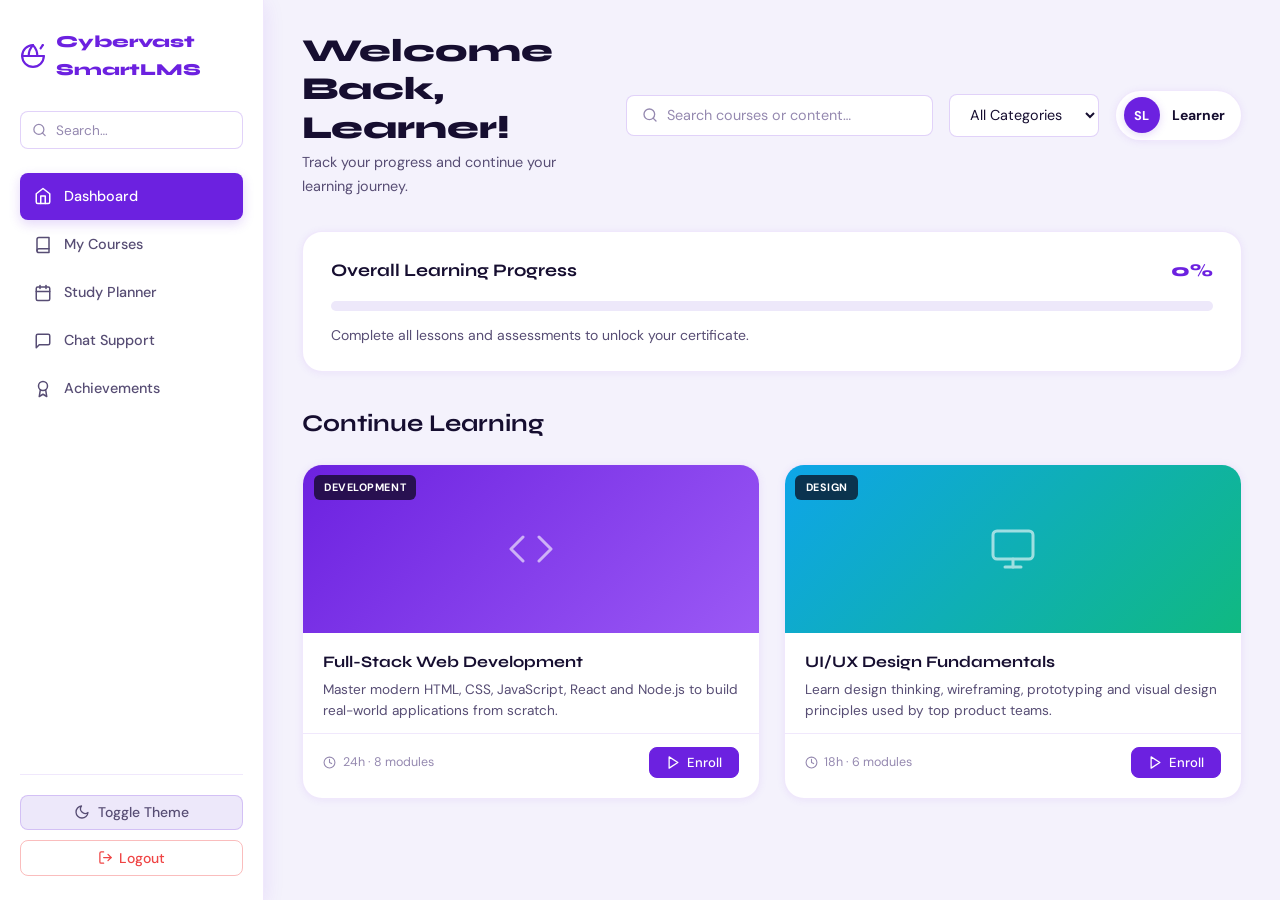
<file: dashboard.html>
<!DOCTYPE html>
<html lang="en" data-theme="light">
<head>
  <meta charset="UTF-8">
  <meta name="viewport" content="width=device-width, initial-scale=1.0">
  <title>Cybervast SmartLMS — Dashboard</title>
  <script>
    (function () {
      var t = localStorage.getItem('cv-theme') || 'light';
      document.documentElement.dataset.theme = t;
    })();
  </script>
  <link rel="preconnect" href="https://fonts.googleapis.com">
  <link rel="preconnect" href="https://fonts.gstatic.com" crossorigin>
  <link href="https://fonts.googleapis.com/css2?family=Syne:wght@600;700;800&family=DM+Sans:opsz,wght@9..40,300;9..40,400;9..40,500&display=swap" rel="stylesheet">

  <style>
/* ══════════════════════════════════════════════
   CSS VARIABLES
══════════════════════════════════════════════ */
:root {
  --d-primary:        #6C21E0;
  --d-primary-dark:   #4F13B0;
  --d-primary-mid:    #9B59F5;
  --d-primary-light:  #EDE8FA;
  --d-primary-glow:   rgba(108,33,224,0.18);
  --d-success:        #10B981;
  --d-success-light:  #D1FAE5;
  --d-warning:        #F59E0B;
  --d-danger:         #EF4444;
  --d-danger-light:   rgba(239,68,68,0.1);

  --d-bg:             #F4F2FC;
  --d-surface:        #FFFFFF;
  --d-surface-2:      #EDE8FA;
  --d-surface-3:      #F8F7FF;

  --d-text:           #160E30;
  --d-text-2:         #574D74;
  --d-text-3:         #9589B0;

  --d-border:         rgba(108,33,224,0.10);
  --d-border-md:      rgba(108,33,224,0.20);
  --d-border-strong:  rgba(108,33,224,0.32);

  --d-shadow-sm:      0 1px 8px rgba(108,33,224,0.07);
  --d-shadow:         0 4px 20px rgba(108,33,224,0.10);
  --d-shadow-md:      0 8px 32px rgba(108,33,224,0.15);
  --d-shadow-hover:   0 12px 40px rgba(108,33,224,0.22);

  --d-sidebar-width:  264px;
  --d-nav-height:     64px;
  --d-radius:         14px;
  --d-radius-lg:      20px;
  --d-radius-sm:      8px;
  --d-transition:     all 0.25s ease;
}

[data-theme="dark"] {
  --d-primary:        #A06AF5;
  --d-primary-dark:   #C49BFF;
  --d-primary-mid:    #7B3FE4;
  --d-primary-light:  #1A1035;
  --d-primary-glow:   rgba(160,106,245,0.20);
  --d-success:        #34D399;
  --d-success-light:  #064E3B;
  --d-warning:        #FBBF24;
  --d-danger:         #F87171;
  --d-danger-light:   rgba(248,113,113,0.12);

  --d-bg:             #0C0818;
  --d-surface:        #160E30;
  --d-surface-2:      #1E1640;
  --d-surface-3:      #120C28;

  --d-text:           #EDE8FA;
  --d-text-2:         #B5ADCF;
  --d-text-3:         #7B7096;

  --d-border:         rgba(160,106,245,0.12);
  --d-border-md:      rgba(160,106,245,0.22);
  --d-border-strong:  rgba(160,106,245,0.36);

  --d-shadow-sm:      0 1px 8px rgba(0,0,0,0.4);
  --d-shadow:         0 4px 20px rgba(0,0,0,0.45);
  --d-shadow-md:      0 8px 32px rgba(0,0,0,0.5);
  --d-shadow-hover:   0 12px 40px rgba(160,106,245,0.25);
}

/* ══════════════════════════════════════════════
   RESET & BASE
══════════════════════════════════════════════ */
*, *::before, *::after { box-sizing: border-box; margin: 0; padding: 0; }
html { scroll-behavior: smooth; }
body {
  font-family: 'DM Sans', system-ui, sans-serif;
  background-color: var(--d-bg);
  color: var(--d-text);
  line-height: 1.65;
  overflow-x: hidden;
  transition: background-color 0.3s ease, color 0.3s ease;
}
a { text-decoration: none; color: inherit; }
button { cursor: pointer; border: none; background: none; font-family: inherit; }
img { display: block; max-width: 100%; }
ul { list-style: none; }
svg { flex-shrink: 0; }

/* ══════════════════════════════════════════════
   SIDEBAR
══════════════════════════════════════════════ */
.sidebar {
  position: fixed;
  top: 0; left: 0;
  height: 100dvh;
  width: var(--d-sidebar-width);
  background: var(--d-surface);
  border-right: 1px solid var(--d-border);
  box-shadow: var(--d-shadow);
  display: flex;
  flex-direction: column;
  z-index: 200;
  overflow-y: auto;
  overflow-x: hidden;
  padding: 1.75rem 1.25rem 1.5rem;
  transition: left 0.3s cubic-bezier(0.4,0,0.2,1), background 0.3s, border-color 0.3s;
  scrollbar-width: thin;
  scrollbar-color: var(--d-border-md) transparent;
}
.sidebar::-webkit-scrollbar { width: 4px; }
.sidebar::-webkit-scrollbar-thumb { background: var(--d-border-md); border-radius: 4px; }

.sidebar .logo {
  font-family: 'Syne', sans-serif;
  font-size: 1.05rem;
  font-weight: 800;
  color: var(--d-primary);
  display: flex;
  align-items: center;
  gap: 10px;
  margin-bottom: 1.75rem;
  flex-shrink: 0;
}
.sidebar .logo svg { width: 26px; height: 26px; color: var(--d-primary); }

/* Sidebar search */
.sidebar-search { margin-bottom: 1.5rem; flex-shrink: 0; position: relative; }
.sidebar-search svg {
  position: absolute;
  left: 0.75rem;
  top: 50%;
  transform: translateY(-50%);
  width: 15px; height: 15px;
  color: var(--d-text-3);
  pointer-events: none;
}
.sidebar-search .form-input { padding-left: 2.2rem; height: 38px; font-size: 0.85rem; }

/* Nav */
.nav-links { flex: 1; display: flex; flex-direction: column; gap: 2px; }
.nav-link {
  display: flex;
  align-items: center;
  gap: 0.7rem;
  padding: 0.7rem 0.9rem;
  border-radius: var(--d-radius-sm);
  font-size: 0.9rem;
  font-weight: 500;
  color: var(--d-text-2);
  transition: var(--d-transition);
}
.nav-link svg { width: 18px; height: 18px; }
.nav-link:hover { background: var(--d-primary-light); color: var(--d-primary); }
.nav-link.active {
  background: var(--d-primary);
  color: #fff;
  box-shadow: 0 4px 12px var(--d-primary-glow);
}
[data-theme="dark"] .nav-link.active { background: var(--d-primary-mid); }

/* Sidebar footer */
.sidebar-footer {
  margin-top: auto;
  padding-top: 1.25rem;
  border-top: 1px solid var(--d-border);
  display: flex;
  flex-direction: column;
  gap: 0.6rem;
  flex-shrink: 0;
}

/* ══════════════════════════════════════════════
   SIDEBAR OVERLAY
══════════════════════════════════════════════ */
.sidebar-overlay {
  display: none;
  position: fixed;
  inset: 0;
  background: rgba(12,8,24,0.55);
  backdrop-filter: blur(4px);
  z-index: 190;
  opacity: 0;
  transition: opacity 0.3s ease;
}
.sidebar-overlay.open { display: block; opacity: 1; }

/* ══════════════════════════════════════════════
   MOBILE HEADER
══════════════════════════════════════════════ */
.mobile-header {
  display: none;
  position: fixed;
  top: 0; left: 0; right: 0;
  height: var(--d-nav-height);
  z-index: 180;
  background: var(--d-surface);
  border-bottom: 1px solid var(--d-border);
  box-shadow: var(--d-shadow-sm);
  padding: 0 1rem;
  align-items: center;
  justify-content: space-between;
  transition: background 0.3s;
}
.mobile-header .logo {
  font-family: 'Syne', sans-serif;
  font-size: 0.95rem;
  font-weight: 800;
  color: var(--d-primary);
  display: flex;
  align-items: center;
  gap: 6px;
}
.mobile-header .logo svg { width: 22px; height: 22px; }
.mobile-header-actions { display: flex; align-items: center; gap: 6px; }

/* Hamburger — with real icon */
.hamburger {
  width: 38px; height: 38px;
  display: flex;
  align-items: center;
  justify-content: center;
  border-radius: var(--d-radius-sm);
  background: var(--d-surface-2);
  border: 1px solid var(--d-border);
  cursor: pointer;
  transition: var(--d-transition);
  flex-shrink: 0;
  color: var(--d-text);
}
.hamburger:hover { border-color: var(--d-primary); color: var(--d-primary); }
.hamburger svg { width: 20px; height: 20px; transition: var(--d-transition); }
.hamburger.open { background: var(--d-primary-light); border-color: var(--d-primary); color: var(--d-primary); }

/* btn-icon */
.btn-icon {
  width: 36px; height: 36px;
  display: inline-flex;
  align-items: center;
  justify-content: center;
  border-radius: var(--d-radius-sm);
  background: var(--d-surface-2);
  border: 1px solid var(--d-border);
  color: var(--d-text-2);
  cursor: pointer;
  transition: var(--d-transition);
}
.btn-icon svg { width: 17px; height: 17px; }
.btn-icon:hover { border-color: var(--d-primary); color: var(--d-primary); }

/* ══════════════════════════════════════════════
   MAIN CONTENT
══════════════════════════════════════════════ */
.main-content {
  margin-left: var(--d-sidebar-width);
  min-height: 100dvh;
  padding: 2rem clamp(1.25rem, 3vw, 2.5rem) 4rem;
  transition: margin-left 0.3s ease;
}

/* ══════════════════════════════════════════════
   TOP HEADER
══════════════════════════════════════════════ */
.top-header {
  display: flex;
  align-items: center;
  gap: 1rem;
  margin-bottom: 2rem;
  flex-wrap: wrap;
}
.top-header-info { flex: 1; min-width: 180px; }
.top-header-info h1 {
  font-family: 'Syne', sans-serif;
  font-size: clamp(1.4rem, 3vw, 2rem);
  font-weight: 800;
  color: var(--d-text);
  line-height: 1.2;
  margin-bottom: 0.25rem;
}
.top-header-info p { font-size: 0.9rem; color: var(--d-text-2); }

.search-container { flex: 1; max-width: 360px; min-width: 200px; position: relative; }
.search-container svg {
  position: absolute;
  left: 1rem; top: 50%;
  transform: translateY(-50%);
  width: 16px; height: 16px;
  color: var(--d-text-3);
  pointer-events: none;
}
.search-container input.form-input { padding-left: 2.5rem; width: 100%; }

.category-filter-container { min-width: 150px; }
.category-filter-container select.form-input { width: 100%; cursor: pointer; }

.user-profile {
  display: flex;
  align-items: center;
  gap: 0.75rem;
  background: var(--d-surface);
  border: 1px solid var(--d-border);
  border-radius: 999px;
  padding: 0.4rem 1rem 0.4rem 0.5rem;
  box-shadow: var(--d-shadow-sm);
  flex-shrink: 0;
}
.user-name-display { font-size: 0.875rem; font-weight: 600; color: var(--d-text); }
.avatar {
  width: 36px; height: 36px;
  border-radius: 50%;
  background: var(--d-primary);
  color: #fff;
  font-weight: 700;
  font-size: 0.8rem;
  display: flex;
  align-items: center;
  justify-content: center;
  flex-shrink: 0;
  box-shadow: 0 2px 8px var(--d-primary-glow);
}

/* ══════════════════════════════════════════════
   FORM INPUT
══════════════════════════════════════════════ */
.form-input {
  width: 100%;
  padding: 0.65rem 1rem;
  border: 1.5px solid var(--d-border-md);
  border-radius: var(--d-radius-sm);
  background: var(--d-surface);
  color: var(--d-text);
  font-family: 'DM Sans', sans-serif;
  font-size: 0.9rem;
  outline: none;
  transition: border-color 0.2s, box-shadow 0.2s, background 0.3s;
}
.form-input::placeholder { color: var(--d-text-3); }
.form-input:focus {
  border-color: var(--d-primary);
  box-shadow: 0 0 0 3px var(--d-primary-glow);
}

/* ══════════════════════════════════════════════
   BUTTONS
══════════════════════════════════════════════ */
.btn {
  display: inline-flex;
  align-items: center;
  justify-content: center;
  gap: 6px;
  padding: 0.6rem 1.2rem;
  border-radius: var(--d-radius-sm);
  font-family: 'DM Sans', sans-serif;
  font-size: 0.875rem;
  font-weight: 500;
  line-height: 1;
  transition: var(--d-transition);
  border: 1.5px solid transparent;
  cursor: pointer;
  white-space: nowrap;
}
.btn svg { width: 15px; height: 15px; }

.btn-primary { background: var(--d-primary); color: #fff; border-color: var(--d-primary); }
.btn-primary:hover {
  background: var(--d-primary-dark);
  border-color: var(--d-primary-dark);
  transform: translateY(-1px);
  box-shadow: var(--d-shadow-md);
}
.btn-outline {
  background: transparent;
  color: var(--d-text);
  border-color: var(--d-border-md);
}
.btn-outline:hover {
  background: var(--d-primary-light);
  color: var(--d-primary);
  border-color: var(--d-border-strong);
}
.btn-success { background: var(--d-success); color: #fff; border-color: var(--d-success); }
.btn-success:hover { filter: brightness(1.1); transform: translateY(-1px); }
.btn-danger {
  background: transparent;
  color: var(--d-danger);
  border-color: rgba(239,68,68,0.35);
}
.btn-danger:hover { background: var(--d-danger-light); border-color: var(--d-danger); }

.w-full { width: 100%; }
.opacity-50 { opacity: 0.5; pointer-events: none; }
.opacity-60 { opacity: 0.6; }

/* Theme toggle — sidebar */
#theme-toggle {
  display: inline-flex;
  align-items: center;
  gap: 8px;
  font-size: 0.875rem;
  font-weight: 500;
  padding: 0.55rem 1rem;
  border-radius: var(--d-radius-sm);
  background: var(--d-surface-2);
  color: var(--d-text-2);
  border: 1px solid var(--d-border-md);
  cursor: pointer;
  width: 100%;
  transition: var(--d-transition);
}
#theme-toggle svg { width: 16px; height: 16px; }
#theme-toggle:hover { background: var(--d-primary-light); color: var(--d-primary); border-color: var(--d-border-strong); }

/* ══════════════════════════════════════════════
   CARD
══════════════════════════════════════════════ */
.card {
  background: var(--d-surface);
  border: 1px solid var(--d-border);
  border-radius: var(--d-radius-lg);
  padding: 1.5rem;
  box-shadow: var(--d-shadow-sm);
  transition: var(--d-transition);
}
.card:hover { box-shadow: var(--d-shadow); border-color: var(--d-border-md); }

/* ══════════════════════════════════════════════
   PROGRESS BAR
══════════════════════════════════════════════ */
.progress-overview { margin-bottom: 2rem; }
.progress-overview .card { padding: 1.5rem 1.75rem; }
.progress-container {
  width: 100%; height: 10px;
  background: var(--d-surface-2);
  border-radius: 999px;
  overflow: hidden;
  margin: 0.85rem 0;
}
.progress-bar {
  height: 100%; width: 0%;
  border-radius: 999px;
  background: linear-gradient(90deg, var(--d-primary) 0%, var(--d-primary-mid) 100%);
  transition: width 0.7s cubic-bezier(0.4,0,0.2,1);
  position: relative;
}
.progress-bar::after {
  content: '';
  position: absolute; inset: 0;
  background: linear-gradient(90deg, transparent 0%, rgba(255,255,255,0.3) 50%, transparent 100%);
  animation: shimmer 2s infinite;
}
@keyframes shimmer { from { transform: translateX(-100%); } to { transform: translateX(200%); } }

#global-progress-text {
  font-family: 'Syne', sans-serif;
  font-size: 1.1rem; font-weight: 800;
  color: var(--d-primary);
}
.progress-overview h3 {
  font-family: 'Syne', sans-serif;
  font-size: 1.1rem; font-weight: 700;
  color: var(--d-text);
}

/* ══════════════════════════════════════════════
   COURSES SECTION
══════════════════════════════════════════════ */
.courses-section h2 {
  font-family: 'Syne', sans-serif;
  font-size: clamp(1.2rem, 2.5vw, 1.5rem);
  font-weight: 700;
  color: var(--d-text);
  margin-bottom: 1.25rem;
}

/* ══════════════════════════════════════════════
   COURSE GRID
══════════════════════════════════════════════ */
.course-grid {
  display: grid;
  grid-template-columns: repeat(auto-fill, minmax(min(100%, 300px), 1fr));
  gap: 1.5rem;
}

/* ══════════════════════════════════════════════
   COURSE CARD
══════════════════════════════════════════════ */
.course-card {
  padding: 0;
  overflow: hidden;
  display: flex;
  flex-direction: column;
  border-radius: var(--d-radius-lg);
  border-color: var(--d-border);
  cursor: default;
  transition: transform 0.25s ease, box-shadow 0.25s ease, border-color 0.25s ease;
}
.course-card:hover {
  transform: translateY(-5px);
  box-shadow: var(--d-shadow-hover);
  border-color: var(--d-border-strong);
}

/* Image area */
.course-card-image {
  position: relative;
  overflow: hidden;
  flex-shrink: 0;
}
.course-card-image img {
  width: 100%; height: 168px;
  object-fit: cover;
  display: block;
  transition: transform 0.4s ease;
}
.course-card:hover .course-card-image img { transform: scale(1.05); }

/* Fallback gradient when no image */
.course-card-image .img-fallback {
  width: 100%; height: 168px;
  display: flex;
  align-items: center;
  justify-content: center;
}
.course-card-image .img-fallback svg { width: 48px; height: 48px; opacity: 0.6; color: #fff; }

.badge {
  position: absolute;
  top: 0.65rem; left: 0.65rem;
  padding: 0.22rem 0.65rem;
  border-radius: 6px;
  font-size: 0.67rem; font-weight: 700;
  letter-spacing: 0.05em;
  text-transform: uppercase;
  background: rgba(12,8,24,0.72);
  color: #fff;
  backdrop-filter: blur(4px);
}

/* Card body */
.course-card h3 {
  font-family: 'Syne', sans-serif;
  font-size: 1rem; font-weight: 700;
  line-height: 1.35;
  color: var(--d-text);
  padding: 1.1rem 1.25rem 0;
  margin-bottom: 0.4rem;
}
.course-card .card-desc {
  font-size: 0.85rem;
  color: var(--d-text-2);
  line-height: 1.55;
  padding: 0 1.25rem;
  display: -webkit-box;
  -webkit-line-clamp: 2;
  -webkit-box-orient: vertical;
  overflow: hidden;
  margin-bottom: 0.75rem;
}

/* Card meta row */
.card-meta {
  padding: 0.85rem 1.25rem 1.25rem;
  border-top: 1px solid var(--d-border);
  margin-top: auto;
  display: flex;
  align-items: center;
  justify-content: space-between;
  gap: 0.5rem;
  flex-wrap: wrap;
}
.card-meta-info {
  display: flex;
  align-items: center;
  gap: 0.4rem;
  font-size: 0.78rem;
  color: var(--d-text-3);
}
.card-meta-info svg { width: 13px; height: 13px; }
.course-card .btn {
  padding: 0.42rem 1rem;
  font-size: 0.82rem;
  border-radius: 8px;
}

/* ══════════════════════════════════════════════
   UTILITIES
══════════════════════════════════════════════ */
.flex { display: flex; }
.items-center { align-items: center; }
.justify-between { justify-content: space-between; }
.text-center { text-align: center; }
.text-muted { color: var(--d-text-2); }
.font-bold { font-weight: 700; }
.mb-2 { margin-bottom: 0.5rem; }
.mb-4 { margin-bottom: 1rem; }
.mb-6 { margin-bottom: 1.5rem; }
.mb-8 { margin-bottom: 2rem; }
.gap-2 { gap: 0.5rem; }
.gap-4 { gap: 1rem; }

/* ══════════════════════════════════════════════
   TOAST
══════════════════════════════════════════════ */
.toast {
  position: fixed;
  bottom: 1.5rem; right: 1.5rem;
  z-index: 1000;
  background: var(--d-surface);
  border: 1px solid var(--d-border-md);
  border-radius: var(--d-radius);
  padding: 0.85rem 1.25rem;
  box-shadow: var(--d-shadow-md);
  font-size: 0.875rem;
  color: var(--d-text);
  display: flex;
  align-items: center;
  gap: 0.5rem;
  animation: toastIn 0.3s ease;
  max-width: 320px;
}
.toast.toast-error { border-left: 4px solid var(--d-danger); }
.toast.toast-success { border-left: 4px solid var(--d-success); }
@keyframes toastIn {
  from { opacity: 0; transform: translateY(16px); }
  to   { opacity: 1; transform: translateY(0); }
}

/* ══════════════════════════════════════════════
   RESPONSIVE — Tablet ≤ 1024px
══════════════════════════════════════════════ */
@media (max-width: 1024px) {
  .search-container { max-width: 260px; }
  .top-header { flex-wrap: wrap; gap: 0.75rem; }
  .user-profile { margin-left: auto; }
}

/* ══════════════════════════════════════════════
   RESPONSIVE — Mobile ≤ 768px
══════════════════════════════════════════════ */
@media (max-width: 768px) {
  .mobile-header { display: flex; }

  .sidebar {
    left: calc(-1 * var(--d-sidebar-width));
    top: 0;
    box-shadow: none;
  }
  .sidebar.open {
    left: 0;
    box-shadow: var(--d-shadow-md);
  }

  .main-content {
    margin-left: 0;
    padding-top: calc(var(--d-nav-height) + 1.25rem);
    padding-left: 1rem;
    padding-right: 1rem;
  }

  .top-header {
    flex-direction: column;
    align-items: flex-start;
  }
  .search-container { max-width: 100%; width: 100%; margin: 0; }
  .category-filter-container { width: 100%; }
  .user-profile { display: none; }

  .course-grid { grid-template-columns: 1fr; }
}

/* ══════════════════════════════════════════════
   RESPONSIVE — Small ≤ 480px
══════════════════════════════════════════════ */
@media (max-width: 480px) {
  .mobile-header .logo { font-size: 0.88rem; }
  .top-header-info h1 { font-size: 1.3rem; }
  .course-grid { gap: 1rem; }
  .toast { right: 0.75rem; left: 0.75rem; max-width: 100%; bottom: 1rem; }
  .card-meta { flex-direction: column; align-items: flex-start; gap: 0.75rem; }
  .card-meta .btn { width: 100%; justify-content: center; }
}

/* ══════════════════════════════════════════════
   PRINT
══════════════════════════════════════════════ */
@media print {
  .sidebar, .mobile-header, .sidebar-overlay { display: none !important; }
  .main-content { margin-left: 0; padding: 0; }
}
  </style>
</head>
<body>

  <!-- ═══════════════════════════
       SIDEBAR
  ═══════════════════════════ -->
  <aside class="sidebar" id="sidebar">

    <div class="logo">
      <!-- Rocket / LMS logo icon -->
      <svg viewBox="0 0 24 24" fill="none" stroke="currentColor" stroke-width="2" stroke-linecap="round" stroke-linejoin="round">
        <path d="M12 2C6.5 2 2 6.5 2 12s4.5 10 10 10 10-4.5 10-10"/>
        <path d="M12 2c0 0 4 4 4 10"/>
        <path d="M12 2c0 0-4 4-4 10"/>
        <path d="M2 12h20"/>
        <path d="M19 5l2-3"/>
        <circle cx="21" cy="2" r="1" fill="currentColor" stroke="none"/>
      </svg>
      Cybervast SmartLMS
    </div>

    <!-- Sidebar search -->
    <div class="sidebar-search mb-6">
      <svg viewBox="0 0 24 24" fill="none" stroke="currentColor" stroke-width="2" stroke-linecap="round" stroke-linejoin="round">
        <circle cx="11" cy="11" r="8"/><path d="m21 21-4.35-4.35"/>
      </svg>
      <input type="text" id="global-search" class="form-input" placeholder="Search…" aria-label="Sidebar search">
    </div>

    <!-- Nav links -->
    <ul class="nav-links">
      <li>
        <a href="/dashboard.html" class="nav-link active">
          <svg viewBox="0 0 24 24" fill="none" stroke="currentColor" stroke-width="2" stroke-linecap="round" stroke-linejoin="round">
            <path d="M3 9l9-7 9 7v11a2 2 0 0 1-2 2H5a2 2 0 0 1-2-2z"/>
            <polyline points="9 22 9 12 15 12 15 22"/>
          </svg>
          Dashboard
        </a>
      </li>
      <li>
        <a href="/course.html" class="nav-link">
          <svg viewBox="0 0 24 24" fill="none" stroke="currentColor" stroke-width="2" stroke-linecap="round" stroke-linejoin="round">
            <path d="M4 19.5A2.5 2.5 0 0 1 6.5 17H20"/>
            <path d="M6.5 2H20v20H6.5A2.5 2.5 0 0 1 4 19.5v-15A2.5 2.5 0 0 1 6.5 2z"/>
          </svg>
          My Courses
        </a>
      </li>
      <li>
        <a href="/planner.html" class="nav-link">
          <svg viewBox="0 0 24 24" fill="none" stroke="currentColor" stroke-width="2" stroke-linecap="round" stroke-linejoin="round">
            <rect x="3" y="4" width="18" height="18" rx="2" ry="2"/>
            <line x1="16" y1="2" x2="16" y2="6"/><line x1="8" y1="2" x2="8" y2="6"/>
            <line x1="3" y1="10" x2="21" y2="10"/>
          </svg>
          Study Planner
        </a>
      </li>
      <li>
        <a href="/chat.html" class="nav-link">
          <svg viewBox="0 0 24 24" fill="none" stroke="currentColor" stroke-width="2" stroke-linecap="round" stroke-linejoin="round">
            <path d="M21 15a2 2 0 0 1-2 2H7l-4 4V5a2 2 0 0 1 2-2h14a2 2 0 0 1 2 2z"/>
          </svg>
          Chat Support
        </a>
      </li>
      <li>
        <a href="/achievements.html" class="nav-link">
          <svg viewBox="0 0 24 24" fill="none" stroke="currentColor" stroke-width="2" stroke-linecap="round" stroke-linejoin="round">
            <circle cx="12" cy="8" r="6"/>
            <path d="M15.477 12.89 17 22l-5-3-5 3 1.523-9.11"/>
          </svg>
          Achievements
        </a>
      </li>
    </ul>

    <!-- Sidebar footer -->
    <div class="sidebar-footer">
      <button id="theme-toggle" class="btn w-full" aria-label="Toggle dark mode">
        <svg id="theme-icon-sidebar" viewBox="0 0 24 24" fill="none" stroke="currentColor" stroke-width="2" stroke-linecap="round" stroke-linejoin="round">
          <circle cx="12" cy="12" r="5"/>
          <line x1="12" y1="1" x2="12" y2="3"/>
          <line x1="12" y1="21" x2="12" y2="23"/>
          <line x1="4.22" y1="4.22" x2="5.64" y2="5.64"/>
          <line x1="18.36" y1="18.36" x2="19.78" y2="19.78"/>
          <line x1="1" y1="12" x2="3" y2="12"/>
          <line x1="21" y1="12" x2="23" y2="12"/>
          <line x1="4.22" y1="19.78" x2="5.64" y2="18.36"/>
          <line x1="18.36" y1="5.64" x2="19.78" y2="4.22"/>
        </svg>
        Toggle Theme
      </button>
      <button class="btn btn-danger w-full logout-btn" aria-label="Logout">
        <svg viewBox="0 0 24 24" fill="none" stroke="currentColor" stroke-width="2" stroke-linecap="round" stroke-linejoin="round">
          <path d="M9 21H5a2 2 0 0 1-2-2V5a2 2 0 0 1 2-2h4"/>
          <polyline points="16 17 21 12 16 7"/>
          <line x1="21" y1="12" x2="9" y2="12"/>
        </svg>
        Logout
      </button>
    </div>
  </aside>

  <!-- Overlay -->
  <div class="sidebar-overlay" id="sidebar-overlay"></div>


  <!-- ═══════════════════════════
       MOBILE HEADER
  ═══════════════════════════ -->
  <div class="mobile-header">
    <div class="logo">
      <svg viewBox="0 0 24 24" fill="none" stroke="currentColor" stroke-width="2" stroke-linecap="round" stroke-linejoin="round">
        <path d="M12 2C6.5 2 2 6.5 2 12s4.5 10 10 10 10-4.5 10-10"/>
        <path d="M12 2c0 0 4 4 4 10"/>
        <path d="M12 2c0 0-4 4-4 10"/>
        <path d="M2 12h20"/>
      </svg>
      Cybervast SmartLMS
    </div>
    <div class="mobile-header-actions">

      <!-- Mobile theme toggle -->
      <button id="theme-toggle-mobile" class="btn-icon" aria-label="Toggle theme">
        <svg id="theme-icon-mobile" viewBox="0 0 24 24" fill="none" stroke="currentColor" stroke-width="2" stroke-linecap="round" stroke-linejoin="round">
          <path d="M21 12.79A9 9 0 1 1 11.21 3 7 7 0 0 0 21 12.79z"/>
        </svg>
      </button>

      <!-- Mobile logout -->
      <button class="btn-icon logout-btn" aria-label="Logout">
        <svg viewBox="0 0 24 24" fill="none" stroke="currentColor" stroke-width="2" stroke-linecap="round" stroke-linejoin="round">
          <path d="M9 21H5a2 2 0 0 1-2-2V5a2 2 0 0 1 2-2h4"/>
          <polyline points="16 17 21 12 16 7"/>
          <line x1="21" y1="12" x2="9" y2="12"/>
        </svg>
      </button>

      <!-- Hamburger with menu icon -->
      <button class="hamburger" id="sidebar-toggle"
        aria-label="Open navigation"
        aria-expanded="false"
        aria-controls="sidebar">
        <!-- Menu icon (3 lines with dots) — swaps to X via JS -->
        <svg id="hamburger-icon" viewBox="0 0 24 24" fill="none" stroke="currentColor" stroke-width="2" stroke-linecap="round" stroke-linejoin="round">
          <line x1="3" y1="6" x2="21" y2="6"/>
          <line x1="3" y1="12" x2="21" y2="12"/>
          <line x1="3" y1="18" x2="21" y2="18"/>
        </svg>
      </button>
    </div>
  </div>


  <!-- ═══════════════════════════
       MAIN CONTENT
  ═══════════════════════════ -->
  <main class="main-content">

    <!-- Top header row -->
    <header class="top-header">
      <div class="top-header-info">
        <h1 id="welcome-heading">Welcome Back, Learner!</h1>
        <p class="text-muted">Track your progress and continue your learning journey.</p>
      </div>

      <!-- Search -->
      <div class="search-container">
        <svg viewBox="0 0 24 24" fill="none" stroke="currentColor" stroke-width="2" stroke-linecap="round" stroke-linejoin="round">
          <circle cx="11" cy="11" r="8"/><path d="m21 21-4.35-4.35"/>
        </svg>
        <input type="text" id="course-search" class="form-input"
          placeholder="Search courses or content…"
          aria-label="Search courses">
      </div>

      <!-- Category filter -->
      <div class="category-filter-container">
        <select id="category-filter" class="form-input" aria-label="Filter by category">
          <option value="all">All Categories</option>
          <option value="Development">Development</option>
          <option value="Design">Design</option>
          <option value="Data Science">Data Science</option>
          <option value="IT &amp; Security">IT &amp; Security</option>
          <option value="Business">Business</option>
          <option value="Marketing">Marketing</option>
        </select>
      </div>

      <!-- User profile -->
      <div class="user-profile">
        <div class="avatar" id="user-avatar" aria-hidden="true">SL</div>
        <span class="user-name-display font-bold" id="user-name-display">Learner</span>
      </div>
    </header>


    <!-- Overall Progress -->
    <section class="progress-overview mb-8" aria-label="Overall learning progress">
      <div class="card">
        <div class="flex justify-between items-center mb-4">
          <h3>Overall Learning Progress</h3>
          <span id="global-progress-text" aria-live="polite">0%</span>
        </div>
        <div class="progress-container" role="progressbar" aria-valuenow="0" aria-valuemin="0" aria-valuemax="100">
          <div id="global-progress-bar" class="progress-bar"></div>
        </div>
        <p class="text-muted" style="font-size:0.875rem;">
          Complete all lessons and assessments to unlock your certificate.
        </p>
      </div>
    </section>


    <!-- Course Grid — ONLY the 2 enrollable courses, no Coming Soon -->
    <section class="courses-section">
      <h2 class="mb-6">Continue Learning</h2>
      <div id="course-grid" class="course-grid" role="list">

        <!-- ── COURSE 1 ── -->
        <div class="card course-card" role="listitem">
          <div class="course-card-image">
            <!-- Gradient fallback (replace src with real image URL) -->
            <div class="img-fallback" style="background: linear-gradient(135deg, #6C21E0 0%, #9B59F5 100%);">
              <svg viewBox="0 0 24 24" fill="none" stroke="currentColor" stroke-width="1.5" stroke-linecap="round" stroke-linejoin="round">
                <polyline points="16 18 22 12 16 6"/>
                <polyline points="8 6 2 12 8 18"/>
              </svg>
            </div>
            <span class="badge">Development</span>
          </div>
          <h3>Full-Stack Web Development</h3>
          <p class="card-desc">Master modern HTML, CSS, JavaScript, React and Node.js to build real-world applications from scratch.</p>
          <div class="card-meta">
            <div class="card-meta-info">
              <svg viewBox="0 0 24 24" fill="none" stroke="currentColor" stroke-width="2" stroke-linecap="round" stroke-linejoin="round">
                <circle cx="12" cy="12" r="10"/>
                <polyline points="12 6 12 12 16 14"/>
              </svg>
              24h · 8 modules
            </div>
            <button class="btn btn-primary" onclick="startCourse('web-dev')" aria-label="Enroll: Full-Stack Web Development">
              <svg viewBox="0 0 24 24" fill="none" stroke="currentColor" stroke-width="2" stroke-linecap="round" stroke-linejoin="round">
                <polygon points="5 3 19 12 5 21 5 3"/>
              </svg>
              Enroll
            </button>
          </div>
        </div>

        <!-- ── COURSE 2 ── -->
        <div class="card course-card" role="listitem">
          <div class="course-card-image">
            <div class="img-fallback" style="background: linear-gradient(135deg, #0EA5E9 0%, #10B981 100%);">
              <svg viewBox="0 0 24 24" fill="none" stroke="currentColor" stroke-width="1.5" stroke-linecap="round" stroke-linejoin="round">
                <rect x="2" y="3" width="20" height="14" rx="2" ry="2"/>
                <line x1="8" y1="21" x2="16" y2="21"/>
                <line x1="12" y1="17" x2="12" y2="21"/>
              </svg>
            </div>
            <span class="badge">Design</span>
          </div>
          <h3>UI/UX Design Fundamentals</h3>
          <p class="card-desc">Learn design thinking, wireframing, prototyping and visual design principles used by top product teams.</p>
          <div class="card-meta">
            <div class="card-meta-info">
              <svg viewBox="0 0 24 24" fill="none" stroke="currentColor" stroke-width="2" stroke-linecap="round" stroke-linejoin="round">
                <circle cx="12" cy="12" r="10"/>
                <polyline points="12 6 12 12 16 14"/>
              </svg>
              18h · 6 modules
            </div>
            <button class="btn btn-primary" onclick="startCourse('ui-ux')" aria-label="Enroll: UI/UX Design Fundamentals">
              <svg viewBox="0 0 24 24" fill="none" stroke="currentColor" stroke-width="2" stroke-linecap="round" stroke-linejoin="round">
                <polygon points="5 3 19 12 5 21 5 3"/>
              </svg>
              Enroll
            </button>
          </div>
        </div>

      </div>
    </section>

  </main>


  <!-- ═══════════════════════════
       SCRIPTS
  ═══════════════════════════ -->
  <script>
  /* ── XSS helper ── */
  function esc(s) {
    return String(s).replace(/[&<>"']/g, c =>
      ({ '&':'&amp;','<':'&lt;','>':'&gt;','"':'&quot;',"'":'&#39;' }[c])
    );
  }

  /* ── THEME ── */
  function getTheme() { return localStorage.getItem('cv-theme') || 'light'; }

  // SVG paths for sun / moon
  const SUN_PATH = `<circle cx="12" cy="12" r="5"/>
    <line x1="12" y1="1" x2="12" y2="3"/><line x1="12" y1="21" x2="12" y2="23"/>
    <line x1="4.22" y1="4.22" x2="5.64" y2="5.64"/><line x1="18.36" y1="18.36" x2="19.78" y2="19.78"/>
    <line x1="1" y1="12" x2="3" y2="12"/><line x1="21" y1="12" x2="23" y2="12"/>
    <line x1="4.22" y1="19.78" x2="5.64" y2="18.36"/><line x1="18.36" y1="5.64" x2="19.78" y2="4.22"/>`;
  const MOON_PATH = `<path d="M21 12.79A9 9 0 1 1 11.21 3 7 7 0 0 0 21 12.79z"/>`;

  function applyTheme(t) {
    document.documentElement.dataset.theme = t;
    localStorage.setItem('cv-theme', t);
    const isDark = t === 'dark';

    // Sidebar icon
    const sidebarIcon = document.getElementById('theme-icon-sidebar');
    if (sidebarIcon) sidebarIcon.innerHTML = isDark ? SUN_PATH : MOON_PATH;

    // Mobile icon
    const mobileIcon = document.getElementById('theme-icon-mobile');
    if (mobileIcon) mobileIcon.innerHTML = isDark ? SUN_PATH : MOON_PATH;

    const label = isDark ? 'Switch to light mode' : 'Switch to dark mode';
    document.getElementById('theme-toggle')?.setAttribute('aria-label', label);
    document.getElementById('theme-toggle-mobile')?.setAttribute('aria-label', label);
  }

  function toggleTheme() { applyTheme(getTheme() === 'dark' ? 'light' : 'dark'); }
  document.getElementById('theme-toggle')?.addEventListener('click', toggleTheme);
  document.getElementById('theme-toggle-mobile')?.addEventListener('click', toggleTheme);

  /* ── SIDEBAR (mobile) ── */
  const sidebar   = document.getElementById('sidebar');
  const overlay   = document.getElementById('sidebar-overlay');
  const toggleBtn = document.getElementById('sidebar-toggle');
  const hamIcon   = document.getElementById('hamburger-icon');
  let sidebarOpen = false;

  // Menu icon SVGs
  const MENU_SVG = `<line x1="3" y1="6" x2="21" y2="6"/>
    <line x1="3" y1="12" x2="21" y2="12"/>
    <line x1="3" y1="18" x2="21" y2="18"/>`;
  const CLOSE_SVG = `<line x1="18" y1="6" x2="6" y2="18"/>
    <line x1="6" y1="6" x2="18" y2="18"/>`;

  function openSidebar() {
    sidebarOpen = true;
    sidebar.classList.add('open');
    overlay.classList.add('open');
    toggleBtn.classList.add('open');
    toggleBtn.setAttribute('aria-expanded', 'true');
    if (hamIcon) hamIcon.innerHTML = CLOSE_SVG;
    document.body.style.overflow = 'hidden';
  }
  function closeSidebar() {
    sidebarOpen = false;
    sidebar.classList.remove('open');
    overlay.classList.remove('open');
    toggleBtn.classList.remove('open');
    toggleBtn.setAttribute('aria-expanded', 'false');
    if (hamIcon) hamIcon.innerHTML = MENU_SVG;
    document.body.style.overflow = '';
  }

  toggleBtn?.addEventListener('click', () => sidebarOpen ? closeSidebar() : openSidebar());
  overlay?.addEventListener('click', closeSidebar);
  sidebar?.querySelectorAll('.nav-link').forEach(link => link.addEventListener('click', closeSidebar));
  document.addEventListener('keydown', e => { if (e.key === 'Escape' && sidebarOpen) closeSidebar(); });

  /* ── AUTH / SESSION ── */
  function getSession() {
    try { return JSON.parse(localStorage.getItem('lms-session')) || {}; }
    catch(e) { return {}; }
  }

  function initAuthUI() {
    const sess = getSession();
    if (!sess.name) return;
    const heading = document.getElementById('welcome-heading');
    if (heading) heading.textContent = `Welcome Back, ${sess.name}!`;
    const nameEl = document.getElementById('user-name-display');
    if (nameEl) nameEl.textContent = sess.name;
    const avatarEl = document.getElementById('user-avatar');
    if (avatarEl) {
      avatarEl.textContent = sess.name.split(' ').map(w=>w[0]).join('').slice(0,2).toUpperCase();
    }
  }

  /* ── LOGOUT ── */
  document.querySelectorAll('.logout-btn').forEach(btn => {
    btn.addEventListener('click', () => {
      localStorage.removeItem('lms-session');
      window.location.href = '/auth.html';
    });
  });

  /* ── START COURSE ── */
  function startCourse(id) {
    localStorage.setItem('lms-active-course', id);
    window.location.href = '/course.html';
  }

  /* ── SEARCH FILTER (static cards) ── */
  function filterCards(query) {
    const q = query.toLowerCase().trim();
    document.querySelectorAll('.course-card').forEach(card => {
      const title = (card.querySelector('h3')?.textContent || '').toLowerCase();
      const desc  = (card.querySelector('.card-desc')?.textContent || '').toLowerCase();
      card.style.display = (!q || title.includes(q) || desc.includes(q)) ? '' : 'none';
    });
  }

  /* ── SYNC SEARCH INPUTS ── */
  function syncSearchInputs(value) {
    ['course-search', 'global-search'].forEach(id => {
      const el = document.getElementById(id);
      if (el && el !== document.activeElement) el.value = value;
    });
  }

  /* ── INIT ── */
  window.addEventListener('DOMContentLoaded', () => {
    applyTheme(getTheme());
    initAuthUI();

    const searchInput = document.getElementById('course-search');
    const globalInput = document.getElementById('global-search');

    searchInput?.addEventListener('input', e => {
      syncSearchInputs(e.target.value);
      filterCards(e.target.value);
    });
    globalInput?.addEventListener('input', e => {
      syncSearchInputs(e.target.value);
      filterCards(e.target.value);
    });

    // Hook up app.js global progress if available
    if (typeof updateGlobalProgress === 'function') updateGlobalProgress();
  });
  </script>

</body>
</html>
</file>
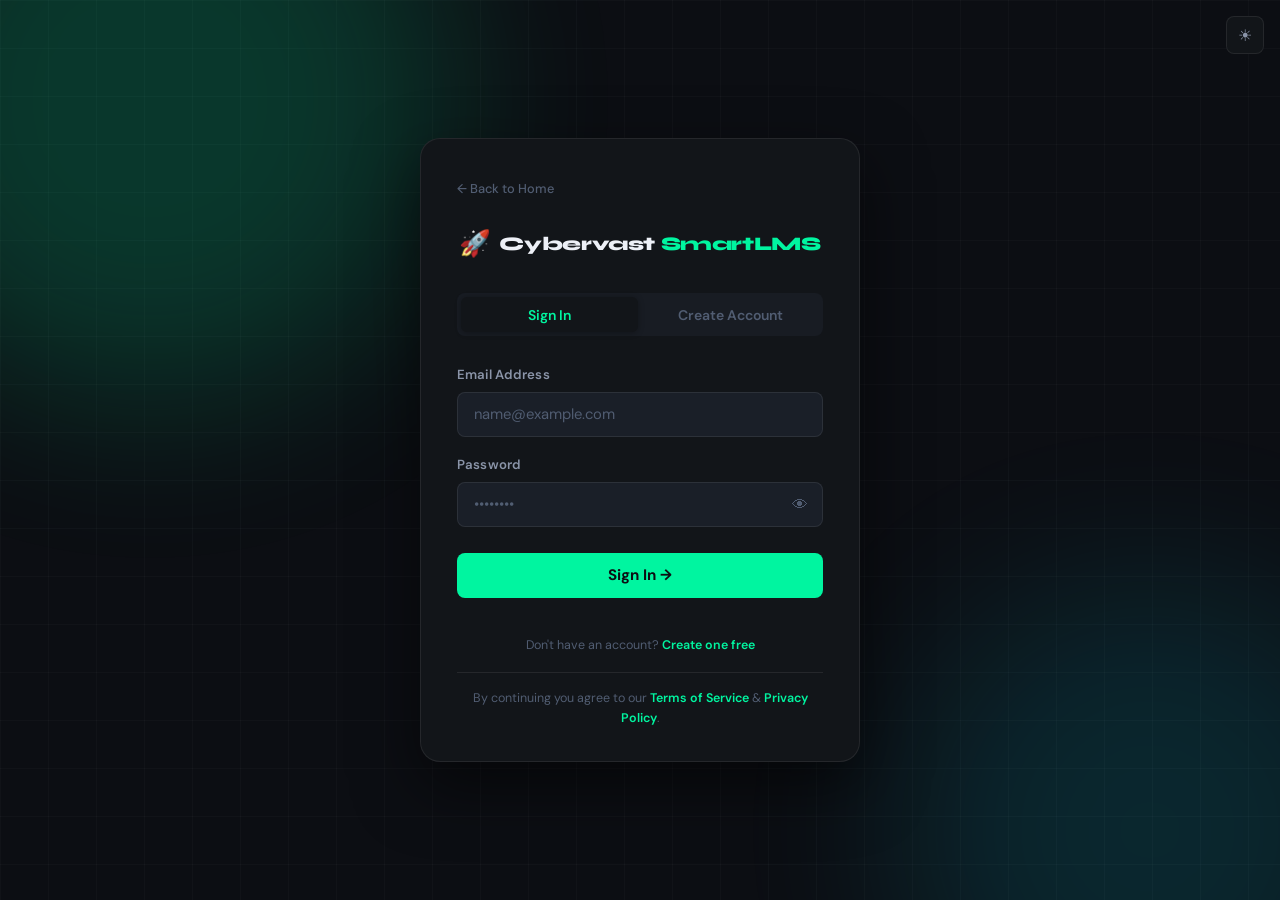
<file: editor-dashboard.html>
<!DOCTYPE html>
<html lang="en">
<head>
    <meta charset="UTF-8">
    <meta name="viewport" content="width=device-width, initial-scale=1.0">
    <title>CybervastSmart LMS - Editor Dashboard</title>
    <link rel="stylesheet" href="/css/styles.css">
    <link href="https://fonts.googleapis.com/css2?family=Inter:wght@400;500;600;700&display=swap" rel="stylesheet">
</head>
<body>
    <!-- Sidebar Navigation -->
    <aside class="sidebar">
        <div class="logo">
            <span>✍️</span>Cybervast SmartLMS Editor
        </div>
        <ul class="nav-links">
            <li class="nav-item">
                <a href="/editor-dashboard.html" class="nav-link active">🛠️ My Courses</a>
            </li>
            <li class="nav-item">
                <a href="/dashboard.html" class="nav-link">🏠 Learner View</a>
            </li>
        </ul>
        <div class="sidebar-footer">
            <button id="theme-toggle" class="btn btn-outline w-full mb-2">☀️ Toggle Theme</button>
            <button class="btn btn-danger w-full logout-btn">🚪 Logout</button>
        </div>
    </aside>
    <div class="sidebar-overlay"></div>

    <!-- Mobile Header -->
    <div class="mobile-header">
        <div class="logo" style="margin-bottom: 0;">
            <span>✍️</span>Cybervast SmartLMS Editor
        </div>
        <div style="display: flex; gap: 0.5rem; align-items: center;">
            <button id="theme-toggle-mobile" class="btn btn-outline" style="padding: 0.5rem; border: none;">☀️</button>
            <button class="btn btn-outline logout-btn" style="padding: 0.5rem; border: none;">🚪</button>
            <button id="sidebar-toggle" class="hamburger">☰</button>
        </div>
    </div>

    <!-- Main Content Area -->
    <main class="main-content">
        <header class="top-header">
            <div>
                <h1 style="font-size: 2rem; font-weight: 700;">Editor Dashboard</h1>
                <p class="text-muted">Create and manage your course submissions.</p>
            </div>
            <div class="user-profile" style="display: flex; align-items: center; gap: 1rem;">
                <span class="user-name-display font-bold">Editor</span>
                <div class="avatar" style="width: 40px; height: 40px; border-radius: 50%; background-color: #10b981; display: flex; align-items: center; justify-content: center; color: white; font-weight: 700;">
                    ED
                </div>
            </div>
        </header>

        <!-- Add Course Form -->
        <section class="admin-actions mb-12">
            <div class="grid grid-cols-2 gap-8">
                <!-- Form Side -->
                <div class="card">
                    <div class="flex items-center gap-3 mb-6">
                        <span style="font-size: 1.5rem;">✨</span>
                        <h2 style="margin: 0;">New Course Proposal</h2>
                    </div>
                    <form id="add-course-form" class="grid grid-cols-2 gap-4">
                        <div class="form-group col-span-2">
                            <label for="course-title" class="small-caps mb-1 block">Course Title</label>
                            <input type="text" id="course-title" class="form-input" placeholder="e.g., Advanced React Patterns" required>
                        </div>
                        <div class="form-group">
                            <label for="course-duration" class="small-caps mb-1 block">Duration (Hours)</label>
                            <input type="number" id="course-duration" class="form-input" placeholder="e.g., 40" required>
                        </div>
                        <div class="form-group">
                            <label for="course-category" class="small-caps mb-1 block">Category</label>
                            <select id="course-category" class="form-input">
                                <option value="Development">Development</option>
                                <option value="Design">Design</option>
                                <option value="Data Science">Data Science</option>
                                <option value="IT & Security">IT & Security</option>
                                <option value="Business">Business</option>
                                <option value="Marketing">Marketing</option>
                            </select>
                        </div>
                        <div class="form-group">
                            <label for="course-status-display" class="small-caps mb-1 block">Initial Status</label>
                            <input type="text" class="form-input" value="⏳ Pending Review" disabled>
                        </div>
                        <div class="form-group col-span-2">
                            <label for="course-image-source" class="small-caps mb-1 block">Cover Image Source</label>
                            <div class="flex gap-2 mb-2">
                                <button type="button" id="img-source-url" class="btn btn-primary btn-sm" onclick="setCourseImageSource('url')" style="background-color: #10b981; border-color: #10b981; color: white;">URL</button>
                                <button type="button" id="img-source-upload" class="btn btn-outline btn-sm" onclick="setCourseImageSource('upload')">Upload</button>
                            </div>
                            <input type="url" id="course-image" class="form-input" placeholder="https://picsum.photos/seed/..." required>
                            <div id="course-image-upload-container" style="display: none;">
                                <input type="file" id="course-image-file" class="form-input" accept="image/*">
                                <input type="hidden" id="course-image-id">
                            </div>
                        </div>
                        <div class="form-group col-span-2">
                            <label for="course-desc" class="small-caps mb-1 block">Short Description</label>
                            <textarea id="course-desc" class="form-input" rows="2" placeholder="Briefly describe the course..." required></textarea>
                        </div>
                        <div class="form-group col-span-2">
                            <label for="course-skills" class="small-caps mb-1 block">Skills Gained (comma-separated)</label>
                            <textarea id="course-skills" class="form-input" rows="2" placeholder="e.g., React, TypeScript, State Management"></textarea>
                        </div>
                        <div class="form-group col-span-2">
                            <label for="course-modules-count" class="small-caps mb-1 block">Initial Modules Count</label>
                            <div class="flex items-center gap-4">
                                <input type="range" id="course-modules-count" min="1" max="12" value="1" class="w-full" style="accent-color: #10b981;">
                                <span id="modules-count-display" class="font-bold" style="min-width: 2rem;">1</span>
                            </div>
                        </div>
                        <div class="col-span-2 mt-4">
                            <button type="submit" class="btn w-full py-4 text-lg" style="background-color: #10b981; color: white;">🚀 Submit for Review</button>
                        </div>
                    </form>
                </div>

                <!-- Preview Side -->
                <div class="preview-container">
                    <div class="sticky-top" style="top: 2rem;">
                        <div class="flex items-center justify-between mb-4">
                            <span class="small-caps">Live Preview</span>
                            <span class="badge" style="background-color: #10b981; color: white;">Card View</span>
                        </div>
                        <div id="course-preview-card" class="card course-card" style="margin: 0; transform: scale(1.05); transform-origin: top left;">
                            <img id="preview-img" src="https://picsum.photos/seed/preview/400/200" alt="Preview" referrerPolicy="no-referrer">
                            <h3 id="preview-title" class="mb-2">Course Title Preview</h3>
                            <p id="preview-desc" class="text-muted mb-4" style="font-size: 0.875rem;">Your course description will appear here as you type...</p>
                            <div class="flex justify-between items-center">
                                <span id="preview-meta" class="text-muted" style="font-size: 0.75rem;">0 Hours • 0 Modules</span>
                                <button class="btn" style="background-color: #10b981; color: white;" disabled>Enroll</button>
                            </div>
                        </div>
                    </div>
                </div>
            </div>
        </section>

        <!-- My Submissions -->
        <section class="manage-courses">
            <h2 class="mb-6">My Course Submissions</h2>
            <div id="editor-course-list" class="grid grid-cols-3 gap-6">
                <!-- Courses will be listed here -->
            </div>
        </section>
    </main>

    <!-- Edit Course Modal -->
    <div id="edit-modal" class="modal-overlay" style="display: none;">
        <div class="modal-content" style="max-width: 900px; max-height: 90vh; overflow-y: auto;">
            <div class="flex justify-between items-center mb-6">
                <h2 id="edit-modal-title">Edit Submission</h2>
                <button onclick="closeEditModal()" class="btn btn-outline">✕</button>
            </div>
            
            <div class="tabs mb-6">
                <button class="tab-btn active" onclick="switchTab('basic')">Basic Info</button>
                <button class="tab-btn" onclick="switchTab('modules')">Curriculum</button>
                <button class="tab-btn" id="quiz-tab-btn" style="display: none;" onclick="switchTab('quiz')">Quiz Editor</button>
            </div>

            <div id="tab-basic" class="tab-content">
                <form id="edit-course-form" class="grid grid-cols-2 gap-6">
                    <input type="hidden" id="edit-course-id">
                    <div class="form-group col-span-2">
                        <label>Course Title</label>
                        <input type="text" id="edit-title" class="form-input" required>
                    </div>
                    <div class="form-group">
                        <label>Duration (Hours)</label>
                        <input type="number" id="edit-duration" class="form-input" required>
                    </div>
                    <div class="form-group">
                        <label>Category</label>
                        <select id="edit-category" class="form-input">
                            <option value="Development">Development</option>
                            <option value="Design">Design</option>
                            <option value="Data Science">Data Science</option>
                            <option value="IT & Security">IT & Security</option>
                            <option value="Business">Business</option>
                            <option value="Marketing">Marketing</option>
                        </select>
                    </div>
                    <div class="form-group">
                        <label>Cover Image Source</label>
                        <div class="flex gap-2 mb-2">
                            <button type="button" id="edit-img-source-url" class="btn btn-primary btn-sm" onclick="setEditImageSource('url')" style="background-color: #10b981; border-color: #10b981; color: white;">URL</button>
                            <button type="button" id="edit-img-source-upload" class="btn btn-outline btn-sm" onclick="setEditImageSource('upload')">Upload</button>
                        </div>
                        <input type="url" id="edit-image" class="form-input" required>
                        <div id="edit-image-upload-container" style="display: none;">
                            <input type="file" id="edit-image-file" class="form-input" accept="image/*">
                            <input type="hidden" id="edit-image-id">
                        </div>
                    </div>
                    <div class="form-group col-span-2">
                        <label>Description</label>
                        <textarea id="edit-desc" class="form-input" rows="3" required></textarea>
                    </div>
                    <div class="form-group col-span-2">
                        <label>Skills Gained (comma-separated)</label>
                        <textarea id="edit-skills" class="form-input" rows="2" placeholder="e.g., React, TypeScript, State Management"></textarea>
                    </div>
                    <div class="col-span-2">
                        <button type="submit" class="btn w-full" style="background-color: #10b981; color: white;">Update Submission</button>
                        <p class="text-muted mt-2 text-center" style="font-size: 0.8rem;">Note: Updating will reset status to "Pending Review"</p>
                    </div>
                </form>
            </div>

            <div id="tab-modules" class="tab-content" style="display: none;">
                <div class="flex justify-between items-center mb-4">
                    <h3>Course Modules</h3>
                    <button onclick="addNewModule()" class="btn btn-outline btn-sm">Add Module</button>
                </div>
                <div id="edit-modules-list" class="grid gap-4">
                    <!-- Modules will be listed here -->
                </div>
            </div>

            <div id="tab-quiz" class="tab-content" style="display: none;">
                <div class="flex justify-between items-center mb-4">
                    <h3 id="quiz-editor-title">Module Quiz</h3>
                    <button onclick="addNewQuestion()" class="btn btn-outline btn-sm">+ Add Question</button>
                </div>
                <div id="quiz-questions-list" class="grid gap-6">
                    <!-- Questions will be listed here -->
                </div>
            </div>
        </div>
    </div>

    <!-- Confirmation Modal -->
    <div id="confirm-modal" class="modal-overlay" style="display: none;">
        <div class="modal-content" style="max-width: 400px;">
            <h3 id="confirm-title" class="mb-4">Are you sure?</h3>
            <p id="confirm-message" class="text-muted mb-6">This action cannot be undone.</p>
            <div class="flex gap-4">
                <button id="confirm-cancel" class="btn btn-outline w-full">Cancel</button>
                <button id="confirm-ok" class="btn btn-danger w-full">Confirm</button>
            </div>
        </div>
    </div>

    <!-- Core Scripts -->
    <script src="/js/app.js"></script>
    <script src="/js/progress.js"></script>
    <script>
        let editingCourseId = null;
        let editingModuleIdx = null;
        let refreshCoursePreview = async () => {};

        document.addEventListener('DOMContentLoaded', () => {
            renderEditorCourses();
            
            const addForm = document.getElementById('add-course-form');
            const modulesCountInput = document.getElementById('course-modules-count');
            const modulesCountDisplay = document.getElementById('modules-count-display');
            
            const previewTitle = document.getElementById('preview-title');
            const previewDesc = document.getElementById('preview-desc');
            const previewImg = document.getElementById('preview-img');
            const previewMeta = document.getElementById('preview-meta');
            
            refreshCoursePreview = async () => {
                const title = document.getElementById('course-title').value || 'Course Title Preview';
                const desc = document.getElementById('course-desc').value || 'Your course description will appear here as you type...';
                const duration = document.getElementById('course-duration').value || '0';
                const category = document.getElementById('course-category').value || 'Development';
                const modules = modulesCountInput ? modulesCountInput.value : '0';
                
                let img = document.getElementById('course-image').value || 'https://picsum.photos/seed/preview/400/200';
                const imageId = document.getElementById('course-image-id').value;
                if (imageId) {
                    const blob = await getAssetBlob(imageId);
                    if (blob) img = URL.createObjectURL(blob);
                }
                
                if (previewTitle) previewTitle.innerText = title;
                if (previewDesc) previewDesc.innerText = desc;
                if (previewImg) previewImg.src = img;
                if (previewMeta) previewMeta.innerText = `${duration} Hours • ${modules} Modules • ${category}`;
            };

            if (addForm) {
                addForm.querySelectorAll('input, textarea').forEach(input => {
                    input.addEventListener('input', refreshCoursePreview);
                });

                if (modulesCountInput && modulesCountDisplay) {
                    modulesCountInput.addEventListener('input', (e) => {
                        modulesCountDisplay.innerText = e.target.value;
                        refreshCoursePreview();
                    });
                }

                addForm.addEventListener('submit', (e) => {
                    e.preventDefault();
                    const moduleCount = parseInt(modulesCountInput.value) || 1;
                    const modules = [];
                    for (let i = 1; i <= moduleCount; i++) {
                        modules.push({
                            id: 'mod-' + Date.now() + '-' + i,
                            title: `Module ${i}: Introduction`,
                            lessons: [{ id: 'les-' + Date.now() + '-' + i + '-1', title: 'Lesson 1', content: 'Content here' }],
                            quiz: { id: 'quiz-' + Date.now() + '-' + i, questions: [] }
                        });
                    }
                    const newCourse = {
                        id: 'course-' + Date.now(),
                        title: document.getElementById('course-title').value,
                        description: document.getElementById('course-desc').value,
                        duration: parseInt(document.getElementById('course-duration').value),
                        category: document.getElementById('course-category').value,
                        skills: document.getElementById('course-skills').value.split(',').map(s => s.trim()).filter(s => s !== ''),
                        image: document.getElementById('course-image').value,
                        imageId: document.getElementById('course-image-id').value,
                        modules: modules
                    };
                    addCourse(newCourse);
                    showNotification('Submission sent for review!', 'success');
                    addForm.reset();
                    if (modulesCountDisplay) modulesCountDisplay.innerText = '1';
                    setCourseImageSource('url');
                    refreshCoursePreview();
                    renderEditorCourses();
                });
            }

            const editForm = document.getElementById('edit-course-form');
            if (editForm) {
                editForm.addEventListener('submit', (e) => {
                    e.preventDefault();
                    const courseId = document.getElementById('edit-course-id').value;
                    const updatedData = {
                        title: document.getElementById('edit-title').value,
                        description: document.getElementById('edit-desc').value,
                        duration: parseInt(document.getElementById('edit-duration').value),
                        category: document.getElementById('edit-category').value,
                        skills: document.getElementById('edit-skills').value.split(',').map(s => s.trim()).filter(s => s !== ''),
                        image: document.getElementById('edit-image').value,
                        imageId: document.getElementById('edit-image-id').value
                    };
                    updateCourse(courseId, updatedData);
                    showNotification('Submission updated and sent for re-review!', 'success');
                    renderEditorCourses();
                });
            }
        });

        function renderEditorCourses() {
            const list = document.getElementById('editor-course-list');
            if (!list) return;
            const session = JSON.parse(localStorage.getItem('lms-session'));
            courseData = getCourses();
            const myCourses = courseData.filter(c => c.authorEmail === session.email);

            list.innerHTML = myCourses.map(course => {
                let statusBadge = '';
                let statusColor = '';
                switch(course.status) {
                    case 'published': statusBadge = '✅ Published'; statusColor = '#10b981'; break;
                    case 'rejected': statusBadge = '❌ Rejected'; statusColor = '#ef4444'; break;
                    default: statusBadge = '⏳ Pending Review'; statusColor = '#f59e0b';
                }

                const courseImgId = `course-img-${course.id}`;
                if (course.imageId) {
                    getAssetBlob(course.imageId).then(blob => {
                        if (blob) {
                            const imgEl = document.getElementById(courseImgId);
                            if (imgEl) imgEl.src = URL.createObjectURL(blob);
                        }
                    });
                }

                return `
                <div class="card course-card">
                    <div style="position: relative;">
                        <img id="${courseImgId}" src="${course.image}" alt="${course.title}" referrerPolicy="no-referrer">
                        <div style="position: absolute; top: 0.5rem; right: 0.5rem;">
                            <span class="badge" style="background-color: ${statusColor}; color: white;">${statusBadge}</span>
                        </div>
                    </div>
                    <div class="p-4">
                        <h3 class="mb-2" style="font-size: 1.1rem;">${course.title}</h3>
                        ${course.status === 'rejected' && course.rejectionReason ? `
                            <div class="p-3 mb-4 rounded bg-danger-light" style="border: 1px solid #fee2e2;">
                                <p class="small-caps text-danger mb-1">Rejection Reason:</p>
                                <p style="font-size: 0.8rem; color: #b91c1c;">${course.rejectionReason}</p>
                            </div>
                        ` : ''}
                        <div class="grid grid-cols-2 gap-2">
                            <button onclick="openEditModal('${course.id}', 'basic')" class="btn btn-outline btn-sm">⚙️ Edit</button>
                            <button onclick="openEditModal('${course.id}', 'modules')" class="btn btn-sm" style="background-color: #10b981; color: white;">📚 Curriculum</button>
                            <button onclick="handleRemoveSubmission('${course.id}')" class="btn btn-danger btn-sm col-span-2 mt-2">🗑️ Delete Submission</button>
                        </div>
                    </div>
                </div>`;
            }).join('') || '<div class="col-span-3 text-center p-12 text-muted">No submissions yet. Start by creating your first course!</div>';
        }

        function handleRemoveSubmission(courseId) {
            showConfirm('Delete Submission', 'Are you sure you want to delete this course submission? This action cannot be undone.', async () => {
                await removeCourse(courseId);
                showNotification('Submission deleted.', 'info');
                renderEditorCourses();
            });
        }

        function openEditModal(courseId, initialTab = 'basic') {
            editingCourseId = courseId;
            const course = courseData.find(c => c.id === courseId);
            if (!course) return;
            document.getElementById('edit-course-id').value = course.id;
            document.getElementById('edit-title').value = course.title;
            document.getElementById('edit-desc').value = course.description;
            document.getElementById('edit-duration').value = course.duration;
            document.getElementById('edit-category').value = course.category || 'Development';
            document.getElementById('edit-skills').value = (course.skills || []).join(', ');
            document.getElementById('edit-image').value = course.image;
            document.getElementById('edit-image-id').value = course.imageId || '';

            if (course.imageId) {
                setEditImageSource('upload');
            } else {
                setEditImageSource('url');
            }

            document.getElementById('edit-modal').style.display = 'flex';
            switchTab(initialTab);
            renderEditModules();
        }

        function setCourseImageSource(source) {
            const urlInput = document.getElementById('course-image');
            const uploadContainer = document.getElementById('course-image-upload-container');
            const uploadInput = document.getElementById('course-image-file');
            const urlBtn = document.getElementById('img-source-url');
            const uploadBtn = document.getElementById('img-source-upload');
            
            if (source === 'url') {
                urlInput.style.display = 'block';
                uploadContainer.style.display = 'none';
                urlInput.required = true;
                uploadInput.required = false;
                urlBtn.style.backgroundColor = '#10b981';
                urlBtn.style.borderColor = '#10b981';
                urlBtn.style.color = 'white';
                uploadBtn.className = 'btn btn-outline btn-sm';
                document.getElementById('course-image-id').value = '';
            } else {
                urlInput.style.display = 'none';
                uploadContainer.style.display = 'block';
                urlInput.required = false;
                uploadInput.required = !document.getElementById('course-image-id').value;
                urlBtn.className = 'btn btn-outline btn-sm';
                urlBtn.style.backgroundColor = 'transparent';
                urlBtn.style.color = 'var(--text-muted)';
                uploadBtn.className = 'btn btn-primary btn-sm';
                uploadBtn.style.backgroundColor = '#10b981';
                uploadBtn.style.borderColor = '#10b981';
                uploadBtn.style.color = 'white';
            }
        }

        function setEditImageSource(source) {
            const urlInput = document.getElementById('edit-image');
            const uploadContainer = document.getElementById('edit-image-upload-container');
            const uploadInput = document.getElementById('edit-image-file');
            const urlBtn = document.getElementById('edit-img-source-url');
            const uploadBtn = document.getElementById('edit-img-source-upload');
            
            if (source === 'url') {
                urlInput.style.display = 'block';
                uploadContainer.style.display = 'none';
                urlInput.required = true;
                uploadInput.required = false;
                urlBtn.style.backgroundColor = '#10b981';
                urlBtn.style.borderColor = '#10b981';
                urlBtn.style.color = 'white';
                uploadBtn.className = 'btn btn-outline btn-sm';
                document.getElementById('edit-image-id').value = '';
            } else {
                urlInput.style.display = 'none';
                uploadContainer.style.display = 'block';
                urlInput.required = false;
                uploadInput.required = !document.getElementById('edit-image-id').value;
                urlBtn.className = 'btn btn-outline btn-sm';
                urlBtn.style.backgroundColor = 'transparent';
                urlBtn.style.color = 'var(--text-muted)';
                uploadBtn.className = 'btn btn-primary btn-sm';
                uploadBtn.style.backgroundColor = '#10b981';
                uploadBtn.style.borderColor = '#10b981';
                uploadBtn.style.color = 'white';
            }
        }

        document.getElementById('course-image-file').addEventListener('change', async (e) => {
            const file = e.target.files[0];
            if (!file) return;
            const imageId = 'img-' + Date.now();
            await saveAssetBlob(imageId, file);
            document.getElementById('course-image-id').value = imageId;
            e.target.required = false;
            refreshCoursePreview();
        });

        document.getElementById('edit-image-file').addEventListener('change', async (e) => {
            const file = e.target.files[0];
            if (!file) return;
            const imageId = 'img-' + Date.now();
            await saveAssetBlob(imageId, file);
            document.getElementById('edit-image-id').value = imageId;
            e.target.required = false;
        });

        function closeEditModal() { document.getElementById('edit-modal').style.display = 'none'; }
        function switchTab(tabId) {
            document.querySelectorAll('.tab-content').forEach(t => t.style.display = 'none');
            document.querySelectorAll('.tab-btn').forEach(b => b.classList.remove('active'));
            document.getElementById('tab-' + tabId).style.display = 'block';
            const tabBtn = document.querySelector(`[onclick="switchTab('${tabId}')"]`);
            if (tabBtn) tabBtn.classList.add('active');
            
            if (tabId !== 'quiz') {
                document.getElementById('quiz-tab-btn').style.display = 'none';
            }
        }

        function renderEditModules() {
            const list = document.getElementById('edit-modules-list');
            const course = courseData.find(c => c.id === editingCourseId);
            if (!course || !list) return;
            list.innerHTML = course.modules.map((m, mIdx) => `
                <div class="card p-4" style="border: 1px solid var(--border-color);">
                    <div class="flex justify-between items-center mb-4">
                        <input type="text" value="${m.title}" onchange="updateModuleTitle(${mIdx}, this.value)" class="form-input" style="font-weight: 600; width: 60%;">
                        <div class="flex gap-2">
                            <button onclick="openQuizEditor(${mIdx})" class="btn btn-outline btn-sm">📝 Quiz</button>
                            <button onclick="removeModule(${mIdx})" class="btn btn-danger btn-sm">Delete</button>
                        </div>
                    </div>
                    <div class="grid gap-3">
                        ${m.lessons.map((l, lIdx) => `
                            <div class="card p-3 bg-bg-color" style="border: 1px solid var(--border-color); margin: 0;">
                                <div class="flex gap-2 mb-2">
                                    <input type="text" value="${l.title}" onchange="updateLessonTitle(${mIdx}, ${lIdx}, this.value)" class="form-input" style="font-size: 0.9rem; font-weight: 600;">
                                    <button onclick="removeLesson(${mIdx}, ${lIdx})" class="btn btn-outline btn-sm">✕</button>
                                </div>
                                <div class="mb-3">
                                    <label style="font-size: 0.75rem; display: block; margin-bottom: 0.25rem;">Video Source</label>
                                    <div class="flex gap-2 mb-2">
                                        <button onclick="setVideoSource(${mIdx}, ${lIdx}, 'url')" class="btn ${l.videoSource !== 'upload' ? 'btn-primary' : 'btn-outline'} btn-sm" style="font-size: 0.7rem; padding: 0.2rem 0.5rem; ${l.videoSource !== 'upload' ? 'background-color: #10b981; border-color: #10b981;' : ''}">URL</button>
                                        <button onclick="setVideoSource(${mIdx}, ${lIdx}, 'upload')" class="btn ${l.videoSource === 'upload' ? 'btn-primary' : 'btn-outline'} btn-sm" style="font-size: 0.7rem; padding: 0.2rem 0.5rem; ${l.videoSource === 'upload' ? 'background-color: #10b981; border-color: #10b981;' : ''}">Upload</button>
                                    </div>
                                    ${l.videoSource === 'upload' 
                                        ? `
                                        <div class="flex flex-col gap-2">
                                            <input type="file" accept="video/*" onchange="handleVideoUpload(${mIdx}, ${lIdx}, this)" class="form-input" style="font-size: 0.75rem;">
                                            ${l.videoId ? `<p class="text-success" style="font-size: 0.7rem;">✅ Video uploaded (ID: ${l.videoId})</p>` : '<p class="text-muted" style="font-size: 0.7rem;">No video uploaded yet.</p>'}
                                        </div>
                                        `
                                        : `<input type="text" class="form-input" value="${l.videoUrl || ''}" placeholder="YouTube/Vimeo URL" onchange="updateLesson(${mIdx}, ${lIdx}, 'videoUrl', this.value)" style="font-size: 0.8rem;">`
                                    }
                                </div>
                                <textarea onchange="updateLessonContent(${mIdx}, ${lIdx}, this.value)" class="form-input" style="font-size: 0.8rem;" rows="2" placeholder="Lesson content (Markdown supported)...">${l.content || ''}</textarea>
                            </div>
                        `).join('')}
                        <button onclick="addNewLesson(${mIdx})" class="btn btn-outline btn-sm mt-2">+ Add Lesson</button>
                    </div>
                </div>
            `).join('');
        }

        function updateLessonContent(mIdx, lIdx, val) {
            const course = courseData.find(c => c.id === editingCourseId);
            course.modules[mIdx].lessons[lIdx].content = val;
            saveCourses();
        }

        function updateLesson(mIdx, lIdx, field, value) {
            const course = courseData.find(c => c.id === editingCourseId);
            course.modules[mIdx].lessons[lIdx][field] = value;
            saveCourses();
        }

        async function setVideoSource(mIdx, lIdx, source) {
            const course = courseData.find(c => c.id === editingCourseId);
            course.modules[mIdx].lessons[lIdx].videoSource = source;
            saveCourses();
            renderEditModules();
        }

        async function handleVideoUpload(mIdx, lIdx, input) {
            const file = input.files[0];
            if (!file) return;
            showNotification('Uploading video...', 'info');
            try {
                const videoId = 'vid-' + Date.now();
                await saveVideoBlob(videoId, file);
                const course = courseData.find(c => c.id === editingCourseId);
                if (course.modules[mIdx].lessons[lIdx].videoId) {
                    await deleteVideoBlob(course.modules[mIdx].lessons[lIdx].videoId);
                }
                course.modules[mIdx].lessons[lIdx].videoId = videoId;
                saveCourses();
                renderEditModules();
                showNotification('Video uploaded successfully!', 'success');
            } catch (error) {
                console.error('Upload failed:', error);
                showNotification('Upload failed. Try a smaller file.', 'error');
            }
        }

        function openQuizEditor(mIdx) {
            editingModuleIdx = mIdx;
            const course = courseData.find(c => c.id === editingCourseId);
            const module = course.modules[mIdx];
            
            document.getElementById('quiz-editor-title').innerText = `Quiz: ${module.title}`;
            document.getElementById('quiz-tab-btn').style.display = 'block';
            switchTab('quiz');
            renderQuizQuestions();
        }

        function renderQuizQuestions() {
            const list = document.getElementById('quiz-questions-list');
            const course = courseData.find(c => c.id === editingCourseId);
            const module = course.modules[editingModuleIdx];
            
            if (!module.quiz) module.quiz = { id: 'q-' + Date.now(), questions: [] };
            
            list.innerHTML = module.quiz.questions.map((q, qIdx) => `
                <div class="card p-4" style="border: 1px solid var(--border-color); margin: 0;">
                    <div class="flex justify-between items-start mb-4">
                        <div class="w-full mr-4">
                            <label class="small-caps mb-1 block">Question ${qIdx + 1}</label>
                            <input type="text" value="${q.question}" onchange="updateQuestionText(${qIdx}, this.value)" class="form-input w-full">
                        </div>
                        <button onclick="removeQuestion(${qIdx})" class="btn btn-danger btn-sm">✕</button>
                    </div>
                    <div class="grid gap-2">
                        ${q.options.map((opt, oIdx) => `
                            <div class="flex items-center gap-2">
                                <input type="radio" name="correct-${qIdx}" ${q.correct === oIdx ? 'checked' : ''} onchange="updateCorrectOption(${qIdx}, ${oIdx})">
                                <input type="text" value="${opt}" onchange="updateOptionText(${qIdx}, ${oIdx}, this.value)" class="form-input" style="font-size: 0.85rem;">
                                <button onclick="removeOption(${qIdx}, ${oIdx})" class="btn btn-outline btn-sm">✕</button>
                            </div>
                        `).join('')}
                        <button onclick="addNewOption(${qIdx})" class="btn btn-outline btn-sm mt-2">+ Add Option</button>
                    </div>
                </div>
            `).join('') || '<p class="text-center text-muted p-8">No questions yet. Add your first question!</p>';
        }

        function addNewQuestion() {
            const course = courseData.find(c => c.id === editingCourseId);
            const module = course.modules[editingModuleIdx];
            module.quiz.questions.push({
                question: 'New Question',
                options: ['Option 1', 'Option 2'],
                correct: 0
            });
            saveCourses();
            renderQuizQuestions();
        }

        function removeQuestion(qIdx) {
            const course = courseData.find(c => c.id === editingCourseId);
            const module = course.modules[editingModuleIdx];
            module.quiz.questions.splice(qIdx, 1);
            saveCourses();
            renderQuizQuestions();
        }

        function updateQuestionText(qIdx, val) {
            const course = courseData.find(c => c.id === editingCourseId);
            const module = course.modules[editingModuleIdx];
            module.quiz.questions[qIdx].question = val;
            saveCourses();
        }

        function updateOptionText(qIdx, oIdx, val) {
            const course = courseData.find(c => c.id === editingCourseId);
            const module = course.modules[editingModuleIdx];
            module.quiz.questions[qIdx].options[oIdx] = val;
            saveCourses();
        }

        function updateCorrectOption(qIdx, oIdx) {
            const course = courseData.find(c => c.id === editingCourseId);
            const module = course.modules[editingModuleIdx];
            module.quiz.questions[qIdx].correct = oIdx;
            saveCourses();
        }

        function addNewOption(qIdx) {
            const course = courseData.find(c => c.id === editingCourseId);
            const module = course.modules[editingModuleIdx];
            module.quiz.questions[qIdx].options.push('New Option');
            saveCourses();
            renderQuizQuestions();
        }

        function removeOption(qIdx, oIdx) {
            const course = courseData.find(c => c.id === editingCourseId);
            const module = course.modules[editingModuleIdx];
            module.quiz.questions[qIdx].options.splice(oIdx, 1);
            saveCourses();
            renderQuizQuestions();
        }

        function updateModuleTitle(mIdx, val) {
            const course = courseData.find(c => c.id === editingCourseId);
            course.modules[mIdx].title = val;
            saveCourses();
        }

        function addNewModule() {
            const course = courseData.find(c => c.id === editingCourseId);
            course.modules.push({ id: 'm-' + Date.now(), title: 'New Module', lessons: [], quiz: { id: 'q-' + Date.now(), questions: [] } });
            saveCourses();
            renderEditModules();
        }

        function removeModule(mIdx) {
            const course = courseData.find(c => c.id === editingCourseId);
            course.modules.splice(mIdx, 1);
            saveCourses();
            renderEditModules();
        }

        function addNewLesson(mIdx) {
            const course = courseData.find(c => c.id === editingCourseId);
            course.modules[mIdx].lessons.push({ id: 'l-' + Date.now(), title: 'New Lesson', content: '' });
            saveCourses();
            renderEditModules();
        }

        function updateLessonTitle(mIdx, lIdx, val) {
            const course = courseData.find(c => c.id === editingCourseId);
            course.modules[mIdx].lessons[lIdx].title = val;
            saveCourses();
        }

        function removeLesson(mIdx, lIdx) {
            const course = courseData.find(c => c.id === editingCourseId);
            course.modules[mIdx].lessons.splice(lIdx, 1);
            saveCourses();
            renderEditModules();
        }

        function showConfirm(title, message, onConfirm) {
            const modal = document.getElementById('confirm-modal');
            document.getElementById('confirm-title').innerText = title;
            document.getElementById('confirm-message').innerText = message;
            modal.style.display = 'flex';
            document.getElementById('confirm-ok').onclick = () => { onConfirm(); modal.style.display = 'none'; };
            document.getElementById('confirm-cancel').onclick = () => modal.style.display = 'none';
        }
    </script>
</body>
</html>
</file>
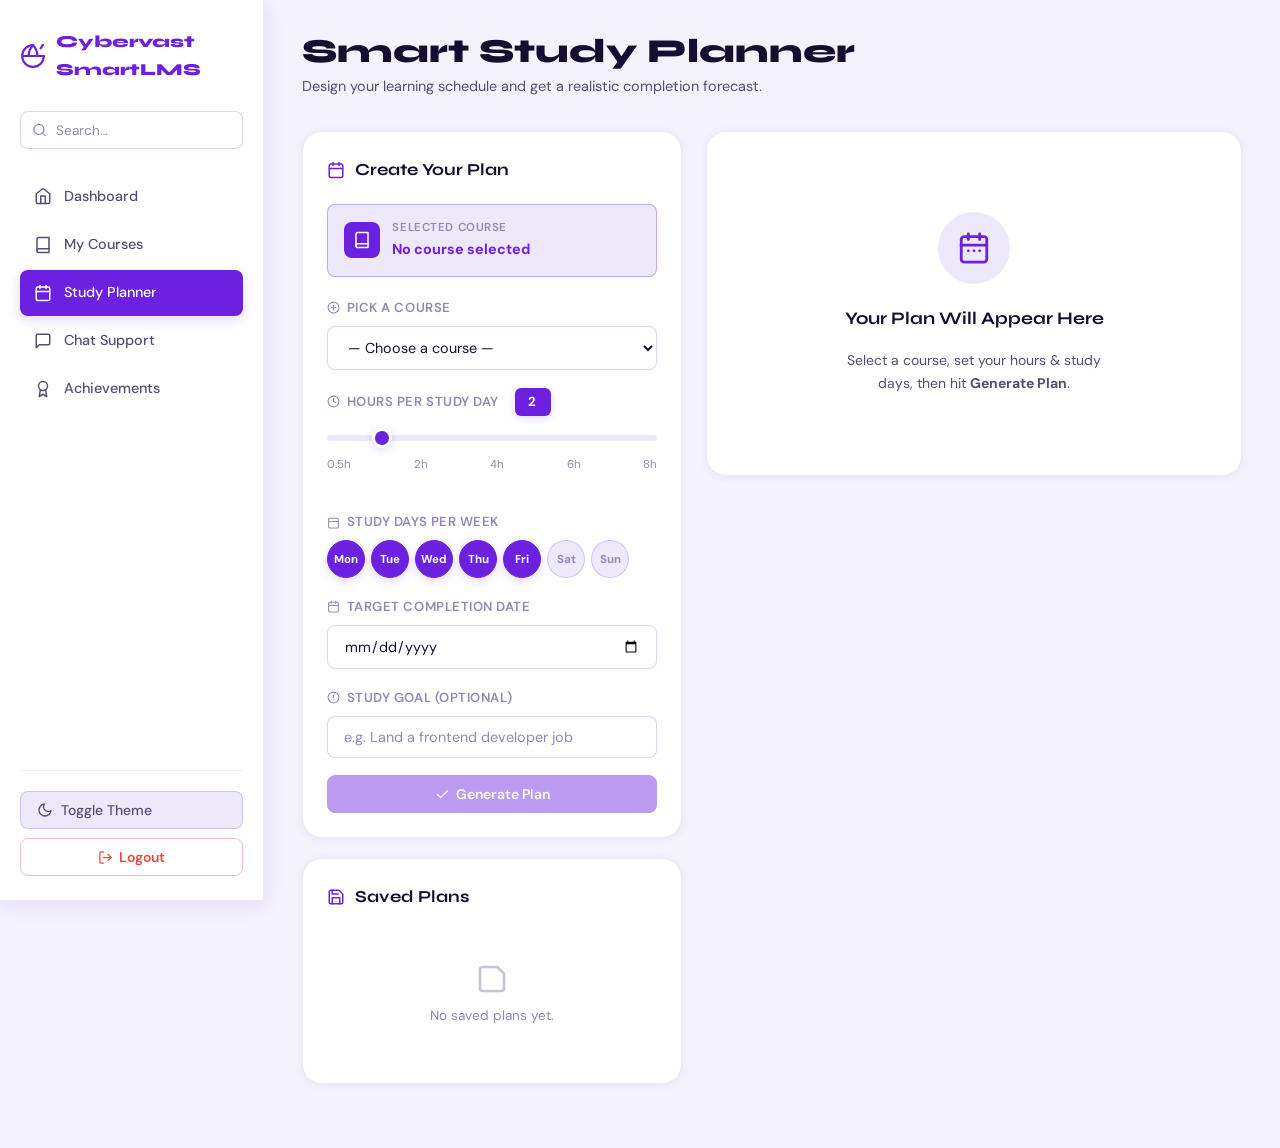
<file: planner.html>
<!DOCTYPE html>
<html lang="en" data-theme="light">
<head>
  <meta charset="UTF-8">
  <meta name="viewport" content="width=device-width, initial-scale=1.0">
  <title>Cybervast SmartLMS — Study Planner</title>

  <!-- FOUC prevention -->
  <script>
    (function(){
      var t = localStorage.getItem('cv-theme') || 'light';
      document.documentElement.dataset.theme = t;
    })();
  </script>

  <link rel="preconnect" href="https://fonts.googleapis.com">
  <link rel="preconnect" href="https://fonts.gstatic.com" crossorigin>
  <link href="https://fonts.googleapis.com/css2?family=Syne:wght@600;700;800&family=DM+Sans:opsz,wght@9..40,300;9..40,400;9..40,500&display=swap" rel="stylesheet">

  <style>
/* ══════════════════════════════════════════════
   CSS VARIABLES
══════════════════════════════════════════════ */
:root {
  --d-primary:       #6C21E0;
  --d-primary-dark:  #4F13B0;
  --d-primary-mid:   #9B59F5;
  --d-primary-light: #EDE8FA;
  --d-primary-glow:  rgba(108,33,224,0.18);
  --d-success:       #10B981;
  --d-success-light: #D1FAE5;
  --d-warning:       #F59E0B;
  --d-warning-light: rgba(245,158,11,0.12);
  --d-danger:        #EF4444;
  --d-danger-light:  rgba(239,68,68,0.10);
  --d-info:          #3B82F6;
  --d-info-light:    rgba(59,130,246,0.10);

  --d-bg:            #F4F2FC;
  --d-surface:       #FFFFFF;
  --d-surface-2:     #EDE8FA;
  --d-surface-3:     #F8F7FF;

  --d-text:          #160E30;
  --d-text-2:        #574D74;
  --d-text-3:        #9589B0;

  --d-border:        rgba(108,33,224,0.10);
  --d-border-md:     rgba(108,33,224,0.20);
  --d-border-strong: rgba(108,33,224,0.32);

  --d-shadow-sm:     0 1px 8px rgba(108,33,224,0.07);
  --d-shadow:        0 4px 20px rgba(108,33,224,0.10);
  --d-shadow-md:     0 8px 32px rgba(108,33,224,0.15);
  --d-shadow-hover:  0 12px 40px rgba(108,33,224,0.22);

  --d-sidebar-width: 264px;
  --d-nav-height:    64px;
  --d-radius:        14px;
  --d-radius-lg:     20px;
  --d-radius-sm:     8px;
  --d-transition:    all 0.25s ease;
}

[data-theme="dark"] {
  --d-primary:       #A06AF5;
  --d-primary-dark:  #C49BFF;
  --d-primary-mid:   #7B3FE4;
  --d-primary-light: #1A1035;
  --d-primary-glow:  rgba(160,106,245,0.20);
  --d-success:       #34D399;
  --d-success-light: #064E3B;
  --d-warning:       #FBBF24;
  --d-warning-light: rgba(251,191,36,0.12);
  --d-danger:        #F87171;
  --d-danger-light:  rgba(248,113,113,0.12);
  --d-info:          #60A5FA;
  --d-info-light:    rgba(96,165,250,0.12);

  --d-bg:            #0C0818;
  --d-surface:       #160E30;
  --d-surface-2:     #1E1640;
  --d-surface-3:     #120C28;

  --d-text:          #EDE8FA;
  --d-text-2:        #B5ADCF;
  --d-text-3:        #7B7096;

  --d-border:        rgba(160,106,245,0.12);
  --d-border-md:     rgba(160,106,245,0.22);
  --d-border-strong: rgba(160,106,245,0.36);

  --d-shadow-sm:     0 1px 8px rgba(0,0,0,0.4);
  --d-shadow:        0 4px 20px rgba(0,0,0,0.45);
  --d-shadow-md:     0 8px 32px rgba(0,0,0,0.5);
  --d-shadow-hover:  0 12px 40px rgba(160,106,245,0.25);
}

/* ══════════════════════════════════════════════
   RESET & BASE
══════════════════════════════════════════════ */
*, *::before, *::after { box-sizing: border-box; margin: 0; padding: 0; }
html { scroll-behavior: smooth; }
body {
  font-family: 'DM Sans', system-ui, sans-serif;
  background-color: var(--d-bg);
  color: var(--d-text);
  line-height: 1.65;
  overflow-x: hidden;
  transition: background-color 0.3s ease, color 0.3s ease;
}
a { text-decoration: none; color: inherit; }
button { cursor: pointer; border: none; background: none; font-family: inherit; }
img { display: block; max-width: 100%; }
ul { list-style: none; }
svg { flex-shrink: 0; display: inline-block; vertical-align: middle; }

/* ══════════════════════════════════════════════
   SIDEBAR
══════════════════════════════════════════════ */
.sidebar {
  position: fixed;
  top: 0; left: 0;
  height: 100dvh;
  width: var(--d-sidebar-width);
  background: var(--d-surface);
  border-right: 1px solid var(--d-border);
  box-shadow: var(--d-shadow);
  display: flex;
  flex-direction: column;
  z-index: 200;
  overflow-y: auto;
  overflow-x: hidden;
  padding: 1.75rem 1.25rem 1.5rem;
  transition: left 0.3s cubic-bezier(0.4,0,0.2,1), background 0.3s, border-color 0.3s;
  scrollbar-width: thin;
  scrollbar-color: var(--d-border-md) transparent;
}
.sidebar::-webkit-scrollbar { width: 4px; }
.sidebar::-webkit-scrollbar-thumb { background: var(--d-border-md); border-radius: 4px; }

.logo {
  font-family: 'Syne', sans-serif;
  font-size: 1.05rem;
  font-weight: 800;
  color: var(--d-primary);
  display: flex;
  align-items: center;
  gap: 10px;
  margin-bottom: 1.75rem;
  flex-shrink: 0;
}
.logo svg { width: 26px; height: 26px; }

.sidebar-search { margin-bottom: 1.5rem; flex-shrink: 0; position: relative; }
.sidebar-search svg {
  position: absolute; left: 0.75rem; top: 50%;
  transform: translateY(-50%);
  width: 15px; height: 15px;
  color: var(--d-text-3); pointer-events: none;
}
.sidebar-search .form-input { padding-left: 2.2rem; height: 38px; font-size: 0.85rem; }

.nav-links { flex: 1; display: flex; flex-direction: column; gap: 2px; }
.nav-link {
  display: flex; align-items: center; gap: 0.7rem;
  padding: 0.7rem 0.9rem;
  border-radius: var(--d-radius-sm);
  font-size: 0.9rem; font-weight: 500;
  color: var(--d-text-2);
  transition: var(--d-transition);
}
.nav-link svg { width: 18px; height: 18px; }
.nav-link:hover { background: var(--d-primary-light); color: var(--d-primary); }
.nav-link.active { background: var(--d-primary); color: #fff; box-shadow: 0 4px 12px var(--d-primary-glow); }
[data-theme="dark"] .nav-link.active { background: var(--d-primary-mid); }

.sidebar-footer {
  margin-top: auto;
  padding-top: 1.25rem;
  border-top: 1px solid var(--d-border);
  display: flex; flex-direction: column; gap: 0.6rem; flex-shrink: 0;
}

/* ══════════════════════════════════════════════
   OVERLAY
══════════════════════════════════════════════ */
.sidebar-overlay {
  display: none; position: fixed; inset: 0;
  background: rgba(12,8,24,0.55); backdrop-filter: blur(4px);
  z-index: 190; opacity: 0; transition: opacity 0.3s ease;
}
.sidebar-overlay.open { display: block; opacity: 1; }

/* ══════════════════════════════════════════════
   MOBILE HEADER
══════════════════════════════════════════════ */
.mobile-header {
  display: none; position: fixed;
  top: 0; left: 0; right: 0;
  height: var(--d-nav-height); z-index: 180;
  background: var(--d-surface);
  border-bottom: 1px solid var(--d-border);
  box-shadow: var(--d-shadow-sm);
  padding: 0 1rem;
  align-items: center; justify-content: space-between;
  transition: background 0.3s;
}
.mobile-header .logo { font-size: 0.92rem; margin-bottom: 0; }
.mobile-header .logo svg { width: 20px; height: 20px; }
.mobile-header-actions { display: flex; align-items: center; gap: 6px; }

.hamburger {
  width: 38px; height: 38px;
  display: flex; align-items: center; justify-content: center;
  border-radius: var(--d-radius-sm);
  background: var(--d-surface-2);
  border: 1px solid var(--d-border);
  cursor: pointer; transition: var(--d-transition);
  color: var(--d-text);
}
.hamburger svg { width: 20px; height: 20px; }
.hamburger:hover, .hamburger.open {
  border-color: var(--d-primary); color: var(--d-primary); background: var(--d-primary-light);
}

.btn-icon {
  width: 36px; height: 36px;
  display: inline-flex; align-items: center; justify-content: center;
  border-radius: var(--d-radius-sm);
  background: var(--d-surface-2); border: 1px solid var(--d-border);
  color: var(--d-text-2); cursor: pointer; transition: var(--d-transition);
}
.btn-icon svg { width: 16px; height: 16px; }
.btn-icon:hover { border-color: var(--d-primary); color: var(--d-primary); }

/* ══════════════════════════════════════════════
   MAIN CONTENT
══════════════════════════════════════════════ */
.main-content {
  margin-left: var(--d-sidebar-width);
  min-height: 100dvh;
  padding: 2rem clamp(1.25rem, 3vw, 2.5rem) 4rem;
  transition: margin-left 0.3s ease;
}

/* ══════════════════════════════════════════════
   PAGE HEADER
══════════════════════════════════════════════ */
.page-header {
  margin-bottom: 2rem;
  display: flex;
  align-items: flex-start;
  justify-content: space-between;
  gap: 1rem;
  flex-wrap: wrap;
}
.page-header h1 {
  font-family: 'Syne', sans-serif;
  font-size: clamp(1.5rem, 3vw, 2.1rem);
  font-weight: 800;
  color: var(--d-text);
  line-height: 1.15;
  margin-bottom: 0.3rem;
}
.page-header p { font-size: 0.9rem; color: var(--d-text-2); }

/* ══════════════════════════════════════════════
   CARD
══════════════════════════════════════════════ */
.card {
  background: var(--d-surface);
  border: 1px solid var(--d-border);
  border-radius: var(--d-radius-lg);
  padding: 1.5rem;
  box-shadow: var(--d-shadow-sm);
  transition: var(--d-transition);
}
.card-title {
  font-family: 'Syne', sans-serif;
  font-size: 1.05rem; font-weight: 700;
  color: var(--d-text);
  margin-bottom: 1.25rem;
  display: flex; align-items: center; gap: 0.6rem;
}
.card-title svg { width: 18px; height: 18px; color: var(--d-primary); }

/* ══════════════════════════════════════════════
   PLANNER LAYOUT
══════════════════════════════════════════════ */
.planner-grid {
  display: grid;
  grid-template-columns: 380px 1fr;
  gap: 1.5rem;
  align-items: start;
}

/* ══════════════════════════════════════════════
   FORM ELEMENTS
══════════════════════════════════════════════ */
.form-input {
  width: 100%;
  padding: 0.7rem 1rem;
  border: 1.5px solid var(--d-border-md);
  border-radius: var(--d-radius-sm);
  background: var(--d-surface);
  color: var(--d-text);
  font-family: 'DM Sans', sans-serif;
  font-size: 0.9rem; outline: none;
  transition: border-color 0.2s, box-shadow 0.2s, background 0.3s;
  -moz-appearance: textfield;
}
.form-input::-webkit-inner-spin-button,
.form-input::-webkit-outer-spin-button { -webkit-appearance: none; }
.form-input::placeholder { color: var(--d-text-3); }
.form-input:focus { border-color: var(--d-primary); box-shadow: 0 0 0 3px var(--d-primary-glow); }
.form-input:invalid:not(:placeholder-shown) { border-color: var(--d-danger); }

.form-group { margin-bottom: 1.1rem; }
.form-label {
  display: flex; align-items: center; gap: 0.4rem;
  font-size: 0.82rem; font-weight: 600;
  color: var(--d-text-3);
  text-transform: uppercase; letter-spacing: 0.04em;
  margin-bottom: 0.45rem;
}
.form-label svg { width: 13px; height: 13px; }

.input-with-unit { position: relative; }
.input-unit {
  position: absolute; right: 0.9rem; top: 50%;
  transform: translateY(-50%);
  font-size: 0.78rem; font-weight: 600;
  color: var(--d-text-3); pointer-events: none;
}
.input-with-unit .form-input { padding-right: 3.5rem; }

/* Active course chip */
.active-course-chip {
  display: flex;
  align-items: center;
  gap: 0.75rem;
  padding: 0.85rem 1rem;
  background: var(--d-primary-light);
  border: 1.5px solid var(--d-border-strong);
  border-radius: var(--d-radius-sm);
  margin-bottom: 1.25rem;
}
.course-chip-icon {
  width: 36px; height: 36px;
  border-radius: 8px;
  background: var(--d-primary);
  display: flex; align-items: center; justify-content: center;
  flex-shrink: 0;
}
.course-chip-icon svg { width: 18px; height: 18px; color: #fff; }
.course-chip-label { font-size: 0.72rem; font-weight: 600; color: var(--d-text-3); text-transform: uppercase; letter-spacing: 0.05em; }
.course-chip-name { font-size: 0.9rem; font-weight: 700; color: var(--d-primary); margin-top: 1px; }

/* Day selector */
.day-selector {
  display: flex; gap: 6px; flex-wrap: wrap;
  margin-bottom: 1.1rem;
}
.day-btn {
  width: 38px; height: 38px;
  border-radius: 50%;
  font-size: 0.72rem; font-weight: 700;
  border: 1.5px solid var(--d-border-md);
  background: var(--d-surface-2);
  color: var(--d-text-3);
  cursor: pointer; transition: var(--d-transition);
  display: flex; align-items: center; justify-content: center;
}
.day-btn:hover { border-color: var(--d-primary); color: var(--d-primary); background: var(--d-primary-light); }
.day-btn.selected { border-color: var(--d-primary); background: var(--d-primary); color: #fff; box-shadow: 0 3px 10px var(--d-primary-glow); }

/* Range slider */
.range-wrap { position: relative; padding-bottom: 1.25rem; }
.range-labels { display: flex; justify-content: space-between; font-size: 0.72rem; color: var(--d-text-3); margin-top: 0.35rem; }
input[type="range"] {
  -webkit-appearance: none; appearance: none;
  width: 100%; height: 6px;
  border-radius: 999px;
  background: var(--d-surface-2);
  outline: none; cursor: pointer;
  transition: background 0.2s;
}
input[type="range"]::-webkit-slider-thumb {
  -webkit-appearance: none; appearance: none;
  width: 20px; height: 20px;
  border-radius: 50%;
  background: var(--d-primary);
  border: 3px solid var(--d-surface);
  box-shadow: 0 2px 8px var(--d-primary-glow);
  transition: transform 0.15s;
}
input[type="range"]::-webkit-slider-thumb:hover { transform: scale(1.15); }
input[type="range"]::-moz-range-thumb {
  width: 20px; height: 20px; border-radius: 50%;
  background: var(--d-primary); border: 3px solid var(--d-surface);
  box-shadow: 0 2px 8px var(--d-primary-glow);
}
.range-value-badge {
  display: inline-flex; align-items: center; justify-content: center;
  min-width: 36px; height: 28px;
  background: var(--d-primary); color: #fff;
  border-radius: 6px; font-size: 0.82rem; font-weight: 700;
  padding: 0 8px; margin-left: 0.6rem;
  box-shadow: 0 2px 8px var(--d-primary-glow);
}

/* ══════════════════════════════════════════════
   BUTTONS
══════════════════════════════════════════════ */
.btn {
  display: inline-flex; align-items: center; justify-content: center; gap: 6px;
  padding: 0.65rem 1.3rem;
  border-radius: var(--d-radius-sm);
  font-family: 'DM Sans', sans-serif;
  font-size: 0.875rem; font-weight: 600; line-height: 1;
  transition: var(--d-transition); border: 1.5px solid transparent;
  cursor: pointer; white-space: nowrap;
}
.btn svg { width: 15px; height: 15px; }
.btn-primary { background: var(--d-primary); color: #fff; border-color: var(--d-primary); }
.btn-primary:hover:not(:disabled) { background: var(--d-primary-dark); border-color: var(--d-primary-dark); transform: translateY(-1px); box-shadow: var(--d-shadow-md); }
.btn-primary:disabled { opacity: 0.45; cursor: not-allowed; transform: none; box-shadow: none; }
.btn-outline { background: transparent; color: var(--d-text); border-color: var(--d-border-md); }
.btn-outline:hover { background: var(--d-primary-light); color: var(--d-primary); border-color: var(--d-border-strong); }
.btn-danger { background: transparent; color: var(--d-danger); border-color: rgba(239,68,68,0.35); }
.btn-danger:hover { background: var(--d-danger-light); border-color: var(--d-danger); }
.btn-sm { padding: 0.4rem 0.85rem; font-size: 0.8rem; }
.w-full { width: 100%; }

/* Theme toggle sidebar */
#theme-toggle {
  display: inline-flex; align-items: center; gap: 8px;
  font-size: 0.875rem; font-weight: 500;
  padding: 0.55rem 1rem;
  border-radius: var(--d-radius-sm);
  background: var(--d-surface-2); color: var(--d-text-2);
  border: 1px solid var(--d-border-md);
  cursor: pointer; width: 100%; transition: var(--d-transition);
}
#theme-toggle svg { width: 16px; height: 16px; }
#theme-toggle:hover { background: var(--d-primary-light); color: var(--d-primary); border-color: var(--d-border-strong); }

/* ══════════════════════════════════════════════
   PLAN RESULT PANEL
══════════════════════════════════════════════ */
.result-empty {
  display: flex; flex-direction: column;
  align-items: center; justify-content: center;
  padding: 3.5rem 2rem; text-align: center; gap: 1rem;
}
.result-empty-icon {
  width: 72px; height: 72px; border-radius: 50%;
  background: var(--d-primary-light);
  display: flex; align-items: center; justify-content: center;
  margin-bottom: 0.25rem;
}
.result-empty-icon svg { width: 34px; height: 34px; color: var(--d-primary); }
.result-empty h3 {
  font-family: 'Syne', sans-serif;
  font-size: 1.1rem; font-weight: 700; color: var(--d-text);
}
.result-empty p { font-size: 0.875rem; color: var(--d-text-2); max-width: 260px; }

/* Feasibility banner */
.feasibility-banner {
  display: flex; align-items: center; gap: 0.85rem;
  padding: 1rem 1.1rem;
  border-radius: var(--d-radius-sm);
  margin-bottom: 1.25rem;
  font-size: 0.9rem; font-weight: 600;
}
.feasibility-banner svg { width: 22px; height: 22px; flex-shrink: 0; }
.feasibility-banner.feasible { background: var(--d-success-light); color: var(--d-success); border: 1.5px solid var(--d-success); }
.feasibility-banner.warning  { background: var(--d-warning-light); color: var(--d-warning); border: 1.5px solid var(--d-warning); }
.feasibility-banner.danger   { background: var(--d-danger-light); color: var(--d-danger); border: 1.5px solid var(--d-danger); }

/* Stats grid */
.stats-grid {
  display: grid;
  grid-template-columns: repeat(2, 1fr);
  gap: 0.85rem;
  margin-bottom: 1.25rem;
}
.stat-card {
  background: var(--d-surface-3);
  border: 1px solid var(--d-border);
  border-radius: var(--d-radius-sm);
  padding: 0.9rem 1rem;
  display: flex; flex-direction: column; gap: 0.2rem;
}
.stat-card-label {
  font-size: 0.7rem; font-weight: 700;
  color: var(--d-text-3); text-transform: uppercase; letter-spacing: 0.05em;
  display: flex; align-items: center; gap: 0.35rem;
}
.stat-card-label svg { width: 11px; height: 11px; }
.stat-card-value {
  font-family: 'Syne', sans-serif;
  font-size: 1.35rem; font-weight: 800;
  color: var(--d-text); line-height: 1.1;
}
.stat-card-sub { font-size: 0.72rem; color: var(--d-text-3); }

/* Timeline */
.timeline-section { margin-bottom: 1.25rem; }
.timeline-section-title {
  font-size: 0.8rem; font-weight: 700;
  color: var(--d-text-3); text-transform: uppercase;
  letter-spacing: 0.05em; margin-bottom: 0.75rem;
  display: flex; align-items: center; gap: 0.4rem;
}
.timeline-section-title svg { width: 13px; height: 13px; }

.timeline {
  position: relative;
  padding-left: 1.5rem;
}
.timeline::before {
  content: '';
  position: absolute; left: 6px; top: 6px; bottom: 6px;
  width: 2px; background: var(--d-border-md); border-radius: 2px;
}
.timeline-item {
  position: relative;
  margin-bottom: 1rem;
  padding-left: 0.75rem;
}
.timeline-item:last-child { margin-bottom: 0; }
.timeline-dot {
  position: absolute; left: -1.5rem; top: 4px;
  width: 14px; height: 14px; border-radius: 50%;
  border: 2px solid var(--d-surface);
  box-shadow: 0 0 0 2px var(--d-border-md);
}
.timeline-dot.primary { background: var(--d-primary); box-shadow: 0 0 0 2px var(--d-primary-glow); }
.timeline-dot.success { background: var(--d-success); box-shadow: 0 0 0 2px rgba(16,185,129,0.25); }
.timeline-dot.warning { background: var(--d-warning); box-shadow: 0 0 0 2px rgba(245,158,11,0.25); }
.timeline-dot.muted   { background: var(--d-text-3); }
.timeline-label { font-size: 0.82rem; font-weight: 600; color: var(--d-text); margin-bottom: 1px; }
.timeline-sub   { font-size: 0.75rem; color: var(--d-text-3); }

/* Progress ring */
.progress-ring-wrap {
  display: flex; align-items: center; gap: 1.25rem;
  padding: 1rem;
  background: var(--d-surface-3);
  border: 1px solid var(--d-border);
  border-radius: var(--d-radius-sm);
  margin-bottom: 1.25rem;
}
.progress-ring-info { flex: 1; }
.progress-ring-info h4 {
  font-family: 'Syne', sans-serif;
  font-size: 0.9rem; font-weight: 700; color: var(--d-text); margin-bottom: 0.2rem;
}
.progress-ring-info p { font-size: 0.78rem; color: var(--d-text-2); }
.ring-svg { transform: rotate(-90deg); flex-shrink: 0; }
.ring-bg   { fill: none; stroke: var(--d-surface-2); }
.ring-fill { fill: none; stroke: var(--d-primary); stroke-linecap: round; transition: stroke-dashoffset 1s cubic-bezier(0.4,0,0.2,1); }

/* Weekly schedule table */
.schedule-table { width: 100%; border-collapse: collapse; margin-top: 0.5rem; font-size: 0.82rem; }
.schedule-table th {
  background: var(--d-surface-2);
  color: var(--d-text-3); font-weight: 700;
  text-transform: uppercase; letter-spacing: 0.04em; font-size: 0.7rem;
  padding: 0.5rem 0.75rem; text-align: left;
}
.schedule-table th:first-child { border-radius: var(--d-radius-sm) 0 0 0; }
.schedule-table th:last-child { border-radius: 0 var(--d-radius-sm) 0 0; }
.schedule-table td {
  padding: 0.55rem 0.75rem;
  border-bottom: 1px solid var(--d-border);
  color: var(--d-text-2); vertical-align: middle;
}
.schedule-table tr:last-child td { border-bottom: none; }
.schedule-table tr:hover td { background: var(--d-surface-2); }
.day-pill {
  display: inline-flex; align-items: center; justify-content: center;
  padding: 0.2rem 0.6rem;
  border-radius: 999px; font-size: 0.7rem; font-weight: 700;
}
.day-pill.active  { background: var(--d-primary-light); color: var(--d-primary); }
.day-pill.rest    { background: var(--d-surface-2); color: var(--d-text-3); }

/* Tips section */
.tips-list { display: flex; flex-direction: column; gap: 0.6rem; }
.tip-item {
  display: flex; align-items: flex-start; gap: 0.6rem;
  font-size: 0.825rem; color: var(--d-text-2); line-height: 1.5;
}
.tip-icon {
  width: 22px; height: 22px; border-radius: 6px; flex-shrink: 0;
  display: flex; align-items: center; justify-content: center;
  margin-top: 1px;
}
.tip-icon svg { width: 12px; height: 12px; }
.tip-icon.purple { background: var(--d-primary-light); color: var(--d-primary); }
.tip-icon.green  { background: var(--d-success-light); color: var(--d-success); }
.tip-icon.yellow { background: var(--d-warning-light); color: var(--d-warning); }

/* Saved plans list */
.saved-plan-item {
  display: flex; align-items: center; justify-content: space-between;
  gap: 0.75rem; padding: 0.75rem 1rem;
  background: var(--d-surface-3);
  border: 1px solid var(--d-border);
  border-radius: var(--d-radius-sm);
  margin-bottom: 0.6rem;
  transition: var(--d-transition);
}
.saved-plan-item:hover { border-color: var(--d-border-md); box-shadow: var(--d-shadow-sm); }
.saved-plan-info { flex: 1; min-width: 0; }
.saved-plan-title { font-size: 0.875rem; font-weight: 600; color: var(--d-text); overflow: hidden; text-overflow: ellipsis; white-space: nowrap; }
.saved-plan-meta  { font-size: 0.75rem; color: var(--d-text-3); margin-top: 1px; }
.saved-plan-actions { display: flex; gap: 0.4rem; flex-shrink: 0; }

/* Empty saved plans */
.no-plans-msg {
  text-align: center; padding: 2rem;
  color: var(--d-text-3); font-size: 0.85rem;
}
.no-plans-msg svg { width: 32px; height: 32px; margin: 0 auto 0.6rem; display: block; opacity: 0.5; }

/* ══════════════════════════════════════════════
   TOAST
══════════════════════════════════════════════ */
#toast-container {
  position: fixed; bottom: 1.5rem; right: 1.5rem;
  z-index: 1000; display: flex; flex-direction: column; gap: 0.5rem;
}
.toast {
  background: var(--d-surface); border: 1px solid var(--d-border-md);
  border-radius: var(--d-radius); padding: 0.85rem 1.25rem;
  box-shadow: var(--d-shadow-md); font-size: 0.875rem; color: var(--d-text);
  display: flex; align-items: center; gap: 0.6rem;
  max-width: 320px; animation: toastIn 0.3s ease;
}
.toast svg { width: 16px; height: 16px; flex-shrink: 0; }
.toast-success { border-left: 4px solid var(--d-success); }
.toast-success svg { color: var(--d-success); }
.toast-error { border-left: 4px solid var(--d-danger); }
.toast-error svg { color: var(--d-danger); }
.toast-info { border-left: 4px solid var(--d-primary); }
.toast-info svg { color: var(--d-primary); }
@keyframes toastIn { from { opacity:0; transform:translateY(16px); } to { opacity:1; transform:translateY(0); } }

/* ══════════════════════════════════════════════
   UTILITIES
══════════════════════════════════════════════ */
.text-muted { color: var(--d-text-2); }
.mb-2  { margin-bottom: 0.5rem; }
.mb-4  { margin-bottom: 1rem; }
.mb-6  { margin-bottom: 1.5rem; }
.gap-4 { gap: 1rem; }
.flex  { display: flex; }
.items-center { align-items: center; }

/* ══════════════════════════════════════════════
   RESPONSIVE — ≤ 1100px (tablet landscape)
══════════════════════════════════════════════ */
@media (max-width: 1100px) {
  .planner-grid { grid-template-columns: 340px 1fr; }
}

/* ══════════════════════════════════════════════
   RESPONSIVE — ≤ 900px (tablet portrait)
══════════════════════════════════════════════ */
@media (max-width: 900px) {
  .planner-grid { grid-template-columns: 1fr; }
  .stats-grid { grid-template-columns: repeat(2, 1fr); }
}

/* ══════════════════════════════════════════════
   RESPONSIVE — ≤ 768px (mobile)
══════════════════════════════════════════════ */
@media (max-width: 768px) {
  .mobile-header { display: flex; }
  .sidebar { left: calc(-1 * var(--d-sidebar-width)); box-shadow: none; }
  .sidebar.open { left: 0; box-shadow: var(--d-shadow-md); }
  .main-content {
    margin-left: 0;
    padding-top: calc(var(--d-nav-height) + 1.25rem);
    padding-left: 1rem; padding-right: 1rem;
  }
  .planner-grid { grid-template-columns: 1fr; gap: 1.25rem; }
  .stats-grid { grid-template-columns: repeat(2, 1fr); }
}

/* ══════════════════════════════════════════════
   RESPONSIVE — ≤ 480px (small mobile)
══════════════════════════════════════════════ */
@media (max-width: 480px) {
  .page-header h1 { font-size: 1.35rem; }
  .stats-grid { grid-template-columns: 1fr 1fr; gap: 0.6rem; }
  .stat-card-value { font-size: 1.1rem; }
  .toast { right: 0.75rem; left: 0.75rem; max-width: 100%; bottom: 1rem; }
  .day-selector { gap: 5px; }
  .day-btn { width: 34px; height: 34px; font-size: 0.68rem; }
}

/* Print */
@media print {
  .sidebar, .mobile-header, .sidebar-overlay { display: none !important; }
  .main-content { margin-left: 0; padding: 0; }
}
  </style>
</head>
<body>

<!-- ═══════════ SIDEBAR ═══════════ -->
<aside class="sidebar" id="sidebar">
  <div class="logo">
    <svg viewBox="0 0 24 24" fill="none" stroke="currentColor" stroke-width="2" stroke-linecap="round" stroke-linejoin="round">
      <path d="M12 2C6.5 2 2 6.5 2 12s4.5 10 10 10 10-4.5 10-10"/>
      <path d="M12 2c0 0 4 4 4 10"/><path d="M12 2c0 0-4 4-4 10"/>
      <path d="M2 12h20"/><path d="M19 5l2-3"/>
      <circle cx="21" cy="2" r="1" fill="currentColor" stroke="none"/>
    </svg>
    Cybervast SmartLMS
  </div>

  <div class="sidebar-search mb-6">
    <svg viewBox="0 0 24 24" fill="none" stroke="currentColor" stroke-width="2" stroke-linecap="round" stroke-linejoin="round"><circle cx="11" cy="11" r="8"/><path d="m21 21-4.35-4.35"/></svg>
    <input type="text" class="form-input" placeholder="Search…" aria-label="Search">
  </div>

  <ul class="nav-links">
    <li><a href="/dashboard.html" class="nav-link">
      <svg viewBox="0 0 24 24" fill="none" stroke="currentColor" stroke-width="2" stroke-linecap="round" stroke-linejoin="round"><path d="M3 9l9-7 9 7v11a2 2 0 0 1-2 2H5a2 2 0 0 1-2-2z"/><polyline points="9 22 9 12 15 12 15 22"/></svg>
      Dashboard
    </a></li>
    <li><a href="/course.html" class="nav-link">
      <svg viewBox="0 0 24 24" fill="none" stroke="currentColor" stroke-width="2" stroke-linecap="round" stroke-linejoin="round"><path d="M4 19.5A2.5 2.5 0 0 1 6.5 17H20"/><path d="M6.5 2H20v20H6.5A2.5 2.5 0 0 1 4 19.5v-15A2.5 2.5 0 0 1 6.5 2z"/></svg>
      My Courses
    </a></li>
    <li><a href="/planner.html" class="nav-link active">
      <svg viewBox="0 0 24 24" fill="none" stroke="currentColor" stroke-width="2" stroke-linecap="round" stroke-linejoin="round"><rect x="3" y="4" width="18" height="18" rx="2" ry="2"/><line x1="16" y1="2" x2="16" y2="6"/><line x1="8" y1="2" x2="8" y2="6"/><line x1="3" y1="10" x2="21" y2="10"/></svg>
      Study Planner
    </a></li>
    <li><a href="/chat.html" class="nav-link">
      <svg viewBox="0 0 24 24" fill="none" stroke="currentColor" stroke-width="2" stroke-linecap="round" stroke-linejoin="round"><path d="M21 15a2 2 0 0 1-2 2H7l-4 4V5a2 2 0 0 1 2-2h14a2 2 0 0 1 2 2z"/></svg>
      Chat Support
    </a></li>
    <li><a href="/achievements.html" class="nav-link">
      <svg viewBox="0 0 24 24" fill="none" stroke="currentColor" stroke-width="2" stroke-linecap="round" stroke-linejoin="round"><circle cx="12" cy="8" r="6"/><path d="M15.477 12.89 17 22l-5-3-5 3 1.523-9.11"/></svg>
      Achievements
    </a></li>
  </ul>

  <div class="sidebar-footer">
    <button id="theme-toggle" aria-label="Toggle theme">
      <svg id="theme-icon-sb" viewBox="0 0 24 24" fill="none" stroke="currentColor" stroke-width="2" stroke-linecap="round" stroke-linejoin="round">
        <circle cx="12" cy="12" r="5"/>
        <line x1="12" y1="1" x2="12" y2="3"/><line x1="12" y1="21" x2="12" y2="23"/>
        <line x1="4.22" y1="4.22" x2="5.64" y2="5.64"/><line x1="18.36" y1="18.36" x2="19.78" y2="19.78"/>
        <line x1="1" y1="12" x2="3" y2="12"/><line x1="21" y1="12" x2="23" y2="12"/>
        <line x1="4.22" y1="19.78" x2="5.64" y2="18.36"/><line x1="18.36" y1="5.64" x2="19.78" y2="4.22"/>
      </svg>
      Toggle Theme
    </button>
    <button class="btn btn-danger w-full logout-btn">
      <svg viewBox="0 0 24 24" fill="none" stroke="currentColor" stroke-width="2" stroke-linecap="round" stroke-linejoin="round"><path d="M9 21H5a2 2 0 0 1-2-2V5a2 2 0 0 1 2-2h4"/><polyline points="16 17 21 12 16 7"/><line x1="21" y1="12" x2="9" y2="12"/></svg>
      Logout
    </button>
  </div>
</aside>

<div class="sidebar-overlay" id="sidebar-overlay"></div>

<!-- ═══════════ MOBILE HEADER ═══════════ -->
<div class="mobile-header">
  <div class="logo">
    <svg viewBox="0 0 24 24" fill="none" stroke="currentColor" stroke-width="2" stroke-linecap="round" stroke-linejoin="round"><path d="M12 2C6.5 2 2 6.5 2 12s4.5 10 10 10 10-4.5 10-10"/><path d="M12 2c0 0 4 4 4 10"/><path d="M12 2c0 0-4 4-4 10"/><path d="M2 12h20"/></svg>
    Cybervast SmartLMS
  </div>
  <div class="mobile-header-actions">
    <button id="theme-toggle-mobile" class="btn-icon" aria-label="Toggle theme">
      <svg id="theme-icon-mob" viewBox="0 0 24 24" fill="none" stroke="currentColor" stroke-width="2" stroke-linecap="round" stroke-linejoin="round"><path d="M21 12.79A9 9 0 1 1 11.21 3 7 7 0 0 0 21 12.79z"/></svg>
    </button>
    <button class="btn-icon logout-btn" aria-label="Logout">
      <svg viewBox="0 0 24 24" fill="none" stroke="currentColor" stroke-width="2" stroke-linecap="round" stroke-linejoin="round"><path d="M9 21H5a2 2 0 0 1-2-2V5a2 2 0 0 1 2-2h4"/><polyline points="16 17 21 12 16 7"/><line x1="21" y1="12" x2="9" y2="12"/></svg>
    </button>
    <button class="hamburger" id="sidebar-toggle" aria-label="Open menu" aria-expanded="false" aria-controls="sidebar">
      <svg id="hamburger-icon" viewBox="0 0 24 24" fill="none" stroke="currentColor" stroke-width="2" stroke-linecap="round" stroke-linejoin="round">
        <line x1="3" y1="6" x2="21" y2="6"/><line x1="3" y1="12" x2="21" y2="12"/><line x1="3" y1="18" x2="21" y2="18"/>
      </svg>
    </button>
  </div>
</div>

<!-- ═══════════ MAIN CONTENT ═══════════ -->
<main class="main-content">

  <div class="page-header">
    <div>
      <h1>Smart Study Planner</h1>
      <p class="text-muted">Design your learning schedule and get a realistic completion forecast.</p>
    </div>
  </div>

  <div class="planner-grid">

    <!-- ── LEFT: Form ── -->
    <div style="display:flex;flex-direction:column;gap:1.25rem;">

      <!-- Create Plan Card -->
      <div class="card">
        <div class="card-title">
          <svg viewBox="0 0 24 24" fill="none" stroke="currentColor" stroke-width="2" stroke-linecap="round" stroke-linejoin="round"><rect x="3" y="4" width="18" height="18" rx="2" ry="2"/><line x1="16" y1="2" x2="16" y2="6"/><line x1="8" y1="2" x2="8" y2="6"/><line x1="3" y1="10" x2="21" y2="10"/></svg>
          Create Your Plan
        </div>

        <!-- Active course chip -->
        <div class="active-course-chip" id="course-chip">
          <div class="course-chip-icon">
            <svg viewBox="0 0 24 24" fill="none" stroke="currentColor" stroke-width="2" stroke-linecap="round" stroke-linejoin="round"><path d="M4 19.5A2.5 2.5 0 0 1 6.5 17H20"/><path d="M6.5 2H20v20H6.5A2.5 2.5 0 0 1 4 19.5v-15A2.5 2.5 0 0 1 6.5 2z"/></svg>
          </div>
          <div>
            <div class="course-chip-label">Selected Course</div>
            <div class="course-chip-name" id="chip-course-name">No course selected</div>
          </div>
        </div>

        <!-- Course picker -->
        <div class="form-group">
          <label class="form-label" for="course-select">
            <svg viewBox="0 0 24 24" fill="none" stroke="currentColor" stroke-width="2" stroke-linecap="round" stroke-linejoin="round"><circle cx="12" cy="12" r="10"/><line x1="12" y1="8" x2="12" y2="16"/><line x1="8" y1="12" x2="16" y2="12"/></svg>
            Pick a Course
          </label>
          <select id="course-select" class="form-input">
            <option value="">— Choose a course —</option>
            <option value="web-dev" data-hours="24">Full-Stack Web Development (24h)</option>
            <option value="ui-ux" data-hours="18">UI/UX Design Fundamentals (18h)</option>
          </select>
        </div>

        <!-- Hours per day -->
        <div class="form-group">
          <label class="form-label" for="hours-slider">
            <svg viewBox="0 0 24 24" fill="none" stroke="currentColor" stroke-width="2" stroke-linecap="round" stroke-linejoin="round"><circle cx="12" cy="12" r="10"/><polyline points="12 6 12 12 16 14"/></svg>
            Hours per study day
            <span class="range-value-badge" id="hours-badge">2</span>
          </label>
          <div class="range-wrap">
            <input type="range" id="hours-slider" min="1" max="8" value="2" step="0.5">
            <div class="range-labels"><span>0.5h</span><span>2h</span><span>4h</span><span>6h</span><span>8h</span></div>
          </div>
        </div>

        <!-- Study days selector -->
        <div class="form-group">
          <label class="form-label">
            <svg viewBox="0 0 24 24" fill="none" stroke="currentColor" stroke-width="2" stroke-linecap="round" stroke-linejoin="round"><rect x="3" y="4" width="18" height="18" rx="2" ry="2"/><line x1="3" y1="10" x2="21" y2="10"/></svg>
            Study days per week
          </label>
          <div class="day-selector" id="day-selector">
            <button type="button" class="day-btn selected" data-day="Mon">Mon</button>
            <button type="button" class="day-btn selected" data-day="Tue">Tue</button>
            <button type="button" class="day-btn selected" data-day="Wed">Wed</button>
            <button type="button" class="day-btn selected" data-day="Thu">Thu</button>
            <button type="button" class="day-btn selected" data-day="Fri">Fri</button>
            <button type="button" class="day-btn" data-day="Sat">Sat</button>
            <button type="button" class="day-btn" data-day="Sun">Sun</button>
          </div>
        </div>

        <!-- Target date -->
        <div class="form-group">
          <label class="form-label" for="target-date">
            <svg viewBox="0 0 24 24" fill="none" stroke="currentColor" stroke-width="2" stroke-linecap="round" stroke-linejoin="round"><rect x="3" y="4" width="18" height="18" rx="2" ry="2"/><line x1="16" y1="2" x2="16" y2="6"/><line x1="8" y1="2" x2="8" y2="6"/><line x1="3" y1="10" x2="21" y2="10"/></svg>
            Target completion date
          </label>
          <input type="date" id="target-date" class="form-input">
        </div>

        <!-- Study goal -->
        <div class="form-group">
          <label class="form-label" for="study-goal">
            <svg viewBox="0 0 24 24" fill="none" stroke="currentColor" stroke-width="2" stroke-linecap="round" stroke-linejoin="round"><circle cx="12" cy="12" r="10"/><line x1="12" y1="8" x2="12" y2="12"/><polyline points="12 16 12 16"/></svg>
            Study goal (optional)
          </label>
          <input type="text" id="study-goal" class="form-input" placeholder="e.g. Land a frontend developer job">
        </div>

        <button id="create-plan-btn" class="btn btn-primary w-full" disabled>
          <svg viewBox="0 0 24 24" fill="none" stroke="currentColor" stroke-width="2" stroke-linecap="round" stroke-linejoin="round"><polyline points="20 6 9 17 4 12"/></svg>
          Generate Plan
        </button>
      </div>

      <!-- Saved Plans Card -->
      <div class="card">
        <div class="card-title">
          <svg viewBox="0 0 24 24" fill="none" stroke="currentColor" stroke-width="2" stroke-linecap="round" stroke-linejoin="round"><path d="M19 21H5a2 2 0 0 1-2-2V5a2 2 0 0 1 2-2h11l5 5v11a2 2 0 0 1-2 2z"/><polyline points="17 21 17 13 7 13 7 21"/><polyline points="7 3 7 8 15 8"/></svg>
          Saved Plans
        </div>
        <div id="saved-plans-list">
          <div class="no-plans-msg">
            <svg viewBox="0 0 24 24" fill="none" stroke="currentColor" stroke-width="2" stroke-linecap="round" stroke-linejoin="round"><path d="M19 21H5a2 2 0 0 1-2-2V5a2 2 0 0 1 2-2h11l5 5v11a2 2 0 0 1-2 2z"/></svg>
            No saved plans yet. Generate one above!
          </div>
        </div>
      </div>

    </div><!-- /left col -->

    <!-- ── RIGHT: Result ── -->
    <div id="planner-result">
      <div class="card" style="min-height:340px;">
        <div class="result-empty" id="result-empty-state">
          <div class="result-empty-icon">
            <svg viewBox="0 0 24 24" fill="none" stroke="currentColor" stroke-width="2" stroke-linecap="round" stroke-linejoin="round"><rect x="3" y="4" width="18" height="18" rx="2" ry="2"/><line x1="16" y1="2" x2="16" y2="6"/><line x1="8" y1="2" x2="8" y2="6"/><line x1="3" y1="10" x2="21" y2="10"/><line x1="8" y1="14" x2="8" y2="14"/><line x1="12" y1="14" x2="12" y2="14"/><line x1="16" y1="14" x2="16" y2="14"/></svg>
          </div>
          <h3>Your Plan Will Appear Here</h3>
          <p>Select a course, set your hours &amp; study days, then hit <strong>Generate Plan</strong>.</p>
        </div>
        <div id="result-content" style="display:none;"></div>
      </div>
    </div>

  </div><!-- /planner-grid -->
</main>

<div id="toast-container"></div>

<!-- ═══════════ SCRIPT ═══════════ -->
<script>
/* ══════════════════════════════════════════════
   COURSE DATA
══════════════════════════════════════════════ */
const COURSES = {
  'web-dev': { title: 'Full-Stack Web Development', hours: 24, modules: 8 },
  'ui-ux':   { title: 'UI/UX Design Fundamentals',  hours: 18, modules: 6 }
};

const DAYS_ALL = ['Mon','Tue','Wed','Thu','Fri','Sat','Sun'];

/* ══════════════════════════════════════════════
   STATE
══════════════════════════════════════════════ */
let selectedCourseId = '';
let hoursPerDay      = 2;
let selectedDays     = ['Mon','Tue','Wed','Thu','Fri'];

/* ══════════════════════════════════════════════
   TOAST
══════════════════════════════════════════════ */
const SVG_CHECK = `<svg viewBox="0 0 24 24" fill="none" stroke="currentColor" stroke-width="2.5" stroke-linecap="round" stroke-linejoin="round"><polyline points="20 6 9 17 4 12"/></svg>`;
const SVG_WARN  = `<svg viewBox="0 0 24 24" fill="none" stroke="currentColor" stroke-width="2" stroke-linecap="round" stroke-linejoin="round"><circle cx="12" cy="12" r="10"/><line x1="12" y1="8" x2="12" y2="12"/><line x1="12" y1="16" x2="12.01" y2="16"/></svg>`;
const SVG_INFO  = `<svg viewBox="0 0 24 24" fill="none" stroke="currentColor" stroke-width="2" stroke-linecap="round" stroke-linejoin="round"><circle cx="12" cy="12" r="10"/><line x1="12" y1="16" x2="12" y2="12"/><line x1="12" y1="8" x2="12.01" y2="8"/></svg>`;

function showToast(msg, type = 'info') {
  const c = document.getElementById('toast-container');
  const t = document.createElement('div');
  t.className = `toast toast-${type}`;
  const icon = type === 'success' ? SVG_CHECK : type === 'error' ? SVG_WARN : SVG_INFO;
  t.innerHTML = icon + `<span>${msg}</span>`;
  c.appendChild(t);
  setTimeout(() => { t.style.opacity='0'; t.style.transition='opacity 0.3s'; setTimeout(()=>t.remove(),350); }, 3200);
}

/* ══════════════════════════════════════════════
   THEME
══════════════════════════════════════════════ */
const SUN_SVG  = `<circle cx="12" cy="12" r="5"/><line x1="12" y1="1" x2="12" y2="3"/><line x1="12" y1="21" x2="12" y2="23"/><line x1="4.22" y1="4.22" x2="5.64" y2="5.64"/><line x1="18.36" y1="18.36" x2="19.78" y2="19.78"/><line x1="1" y1="12" x2="3" y2="12"/><line x1="21" y1="12" x2="23" y2="12"/><line x1="4.22" y1="19.78" x2="5.64" y2="18.36"/><line x1="18.36" y1="5.64" x2="19.78" y2="4.22"/>`;
const MOON_SVG = `<path d="M21 12.79A9 9 0 1 1 11.21 3 7 7 0 0 0 21 12.79z"/>`;

function getTheme() { return localStorage.getItem('cv-theme') || 'light'; }
function applyTheme(t) {
  document.documentElement.dataset.theme = t;
  localStorage.setItem('cv-theme', t);
  const isDark = t === 'dark';
  const si = document.getElementById('theme-icon-sb');
  const mi = document.getElementById('theme-icon-mob');
  if (si) si.innerHTML = isDark ? SUN_SVG : MOON_SVG;
  if (mi) mi.innerHTML = isDark ? SUN_SVG : MOON_SVG;
}
function toggleTheme() { applyTheme(getTheme() === 'dark' ? 'light' : 'dark'); }
document.getElementById('theme-toggle')?.addEventListener('click', toggleTheme);
document.getElementById('theme-toggle-mobile')?.addEventListener('click', toggleTheme);

/* ══════════════════════════════════════════════
   SIDEBAR
══════════════════════════════════════════════ */
const sidebar   = document.getElementById('sidebar');
const overlay   = document.getElementById('sidebar-overlay');
const toggleBtn = document.getElementById('sidebar-toggle');
const hamIcon   = document.getElementById('hamburger-icon');
let   sidebarOpen = false;
const MENU_SVG  = `<line x1="3" y1="6" x2="21" y2="6"/><line x1="3" y1="12" x2="21" y2="12"/><line x1="3" y1="18" x2="21" y2="18"/>`;
const CLOSE_SVG = `<line x1="18" y1="6" x2="6" y2="18"/><line x1="6" y1="6" x2="18" y2="18"/>`;

function openSidebar()  { sidebarOpen=true;  sidebar.classList.add('open');    overlay.classList.add('open');    toggleBtn.classList.add('open');    toggleBtn.setAttribute('aria-expanded','true');  if(hamIcon) hamIcon.innerHTML=CLOSE_SVG; document.body.style.overflow='hidden'; }
function closeSidebar() { sidebarOpen=false; sidebar.classList.remove('open'); overlay.classList.remove('open'); toggleBtn.classList.remove('open'); toggleBtn.setAttribute('aria-expanded','false'); if(hamIcon) hamIcon.innerHTML=MENU_SVG;  document.body.style.overflow=''; }
toggleBtn?.addEventListener('click', () => sidebarOpen ? closeSidebar() : openSidebar());
overlay?.addEventListener('click', closeSidebar);
document.addEventListener('keydown', e => { if (e.key==='Escape' && sidebarOpen) closeSidebar(); });

/* ══════════════════════════════════════════════
   LOGOUT
══════════════════════════════════════════════ */
document.querySelectorAll('.logout-btn').forEach(btn => {
  btn.addEventListener('click', () => { localStorage.removeItem('lms-session'); window.location.href='/dashboard.html'; });
});

/* ══════════════════════════════════════════════
   FORM CONTROLS
══════════════════════════════════════════════ */
// Course select
const courseSelect = document.getElementById('course-select');
courseSelect.addEventListener('change', () => {
  selectedCourseId = courseSelect.value;
  const course     = COURSES[selectedCourseId];
  document.getElementById('chip-course-name').textContent = course ? course.title : 'No course selected';
  checkFormReady();
});

// Hours slider
const hoursSlider = document.getElementById('hours-slider');
const hoursBadge  = document.getElementById('hours-badge');
hoursSlider.addEventListener('input', () => {
  hoursPerDay = parseFloat(hoursSlider.value);
  hoursBadge.textContent = hoursPerDay % 1 === 0 ? hoursPerDay + 'h' : hoursPerDay + 'h';
  checkFormReady();
});

// Day selector toggle
document.getElementById('day-selector').addEventListener('click', e => {
  const btn = e.target.closest('.day-btn');
  if (!btn) return;
  const day = btn.dataset.day;
  if (selectedDays.includes(day)) {
    if (selectedDays.length === 1) { showToast('You must keep at least one study day.', 'error'); return; }
    selectedDays = selectedDays.filter(d => d !== day);
    btn.classList.remove('selected');
  } else {
    selectedDays.push(day);
    btn.classList.add('selected');
  }
  checkFormReady();
});

// Target date — set min to tomorrow
const targetDateInput = document.getElementById('target-date');
const tomorrow = new Date(); tomorrow.setDate(tomorrow.getDate() + 1);
targetDateInput.min = tomorrow.toISOString().split('T')[0];
targetDateInput.addEventListener('change', checkFormReady);

// Form readiness
function checkFormReady() {
  const ready = selectedCourseId && selectedDays.length > 0;
  document.getElementById('create-plan-btn').disabled = !ready;
}

/* ══════════════════════════════════════════════
   DATE HELPERS
══════════════════════════════════════════════ */
function formatDate(d) {
  return d.toLocaleDateString('en-GB', { day:'numeric', month:'short', year:'numeric' });
}
function addWeeks(d, w) {
  const r = new Date(d); r.setDate(r.getDate() + w * 7); return r;
}
function weeksFromNow(totalHours, hpd, daysPerWeek) {
  const totalDays  = Math.ceil(totalHours / hpd);
  const totalWeeks = Math.ceil(totalDays / daysPerWeek);
  return totalWeeks;
}
function monthsBetween(start, end) {
  const diff = end - start;
  return Math.round(diff / (1000 * 60 * 60 * 24 * 30.44) * 10) / 10;
}

/* ══════════════════════════════════════════════
   GENERATE PLAN
══════════════════════════════════════════════ */
document.getElementById('create-plan-btn').addEventListener('click', generatePlan);

function generatePlan() {
  if (!selectedCourseId) return;
  const course      = COURSES[selectedCourseId];
  const daysPerWeek = selectedDays.length;
  const totalWeeks  = weeksFromNow(course.hours, hoursPerDay, daysPerWeek);
  const today       = new Date();
  const estimatedEnd = addWeeks(today, totalWeeks);

  // Target date feasibility
  let feasibility = 'feasible';
  let feasibilityMsg = '';
  let targetDate  = null;

  if (targetDateInput.value) {
    targetDate = new Date(targetDateInput.value);
    const targetWeeks = Math.ceil((targetDate - today) / (1000 * 60 * 60 * 24 * 7));
    if (targetWeeks < totalWeeks * 0.75) {
      feasibility = 'danger';
      feasibilityMsg = `Your target date is too tight. You'd need roughly ${totalWeeks} weeks at this pace — consider more study time or days.`;
    } else if (targetWeeks < totalWeeks) {
      feasibility = 'warning';
      feasibilityMsg = `Your target is a bit ambitious. You're ${totalWeeks - targetWeeks} week(s) short. Try adding more daily hours or days.`;
    } else {
      feasibilityMsg = `Great! You have a comfortable ${targetWeeks - totalWeeks} extra week(s) of buffer before your target date.`;
    }
  } else {
    feasibilityMsg = `At this pace you'll finish in approximately ${totalWeeks} weeks (${formatDate(estimatedEnd)}).`;
  }

  const totalHoursPerWeek = hoursPerDay * daysPerWeek;
  const completionDate    = targetDate || estimatedEnd;
  const monthsTaken       = monthsBetween(today, completionDate);
  const pctComplete       = calcCourseProgress(selectedCourseId);

  // Build schedule rows
  const scheduleRows = DAYS_ALL.map(d => {
    const isStudy = selectedDays.includes(d);
    return `<tr>
      <td><span class="day-pill ${isStudy?'active':'rest'}">${d}</span></td>
      <td>${isStudy ? `${hoursPerDay}h study` : '—'}</td>
      <td style="color:var(--d-text-3);font-size:0.75rem;">${isStudy ? getStudyTip(d) : 'Rest day'}</td>
    </tr>`;
  }).join('');

  // Build week-by-week milestones
  const milestones = buildMilestones(course, totalWeeks, today);

  // Tips
  const tips = getTips(hoursPerDay, daysPerWeek, totalWeeks);

  // Render
  document.getElementById('result-empty-state').style.display = 'none';
  document.getElementById('result-content').style.display = 'block';
  document.getElementById('result-content').innerHTML = buildResultHTML({
    course, feasibility, feasibilityMsg,
    totalWeeks, totalHoursPerWeek, hoursPerDay, daysPerWeek,
    completionDate, monthsTaken, pctComplete,
    scheduleRows, milestones, tips
  });

  // Animate ring after render
  requestAnimationFrame(() => {
    const r = 42, circ = 2 * Math.PI * r;
    const fill = document.getElementById('ring-fill-el');
    if (fill) {
      fill.setAttribute('stroke-dasharray', circ);
      fill.setAttribute('stroke-dashoffset', circ - (pctComplete / 100) * circ);
    }
  });

  // Save plan
  savePlan({ courseId: selectedCourseId, courseTitle: course.title, hoursPerDay, daysPerWeek, selectedDays: [...selectedDays], totalWeeks, completionDate: completionDate.toISOString() });
  showToast('Study plan generated!', 'success');
}

function buildResultHTML({ course, feasibility, feasibilityMsg, totalWeeks, totalHoursPerWeek, hoursPerDay, daysPerWeek, completionDate, monthsTaken, pctComplete, scheduleRows, milestones, tips }) {
  const feasIcon = feasibility === 'feasible'
    ? `<svg viewBox="0 0 24 24" fill="none" stroke="currentColor" stroke-width="2.5" stroke-linecap="round" stroke-linejoin="round"><polyline points="20 6 9 17 4 12"/></svg>`
    : feasibility === 'warning'
    ? `<svg viewBox="0 0 24 24" fill="none" stroke="currentColor" stroke-width="2" stroke-linecap="round" stroke-linejoin="round"><path d="M10.29 3.86L1.82 18a2 2 0 0 0 1.71 3h16.94a2 2 0 0 0 1.71-3L13.71 3.86a2 2 0 0 0-3.42 0z"/><line x1="12" y1="9" x2="12" y2="13"/><line x1="12" y1="17" x2="12.01" y2="17"/></svg>`
    : `<svg viewBox="0 0 24 24" fill="none" stroke="currentColor" stroke-width="2" stroke-linecap="round" stroke-linejoin="round"><circle cx="12" cy="12" r="10"/><line x1="12" y1="8" x2="12" y2="12"/><line x1="12" y1="16" x2="12.01" y2="16"/></svg>`;

  const goal = document.getElementById('study-goal').value.trim();
  const r    = 42, circ = 2 * Math.PI * r;

  return `
    ${goal ? `<div style="background:var(--d-primary-light);border:1.5px solid var(--d-border-strong);border-radius:var(--d-radius-sm);padding:0.75rem 1rem;margin-bottom:1.25rem;font-size:0.85rem;color:var(--d-primary);font-weight:600;">
      🎯 Goal: ${goal}
    </div>` : ''}

    <div class="feasibility-banner ${feasibility}">
      ${feasIcon}
      <span>${feasibilityMsg}</span>
    </div>

    <div class="stats-grid">
      <div class="stat-card">
        <div class="stat-card-label">
          <svg viewBox="0 0 24 24" fill="none" stroke="currentColor" stroke-width="2" stroke-linecap="round" stroke-linejoin="round"><circle cx="12" cy="12" r="10"/><polyline points="12 6 12 12 16 14"/></svg>
          Hours / Week
        </div>
        <div class="stat-card-value">${totalHoursPerWeek}h</div>
        <div class="stat-card-sub">${hoursPerDay}h × ${daysPerWeek} days</div>
      </div>
      <div class="stat-card">
        <div class="stat-card-label">
          <svg viewBox="0 0 24 24" fill="none" stroke="currentColor" stroke-width="2" stroke-linecap="round" stroke-linejoin="round"><rect x="3" y="4" width="18" height="18" rx="2" ry="2"/><line x1="3" y1="10" x2="21" y2="10"/></svg>
          Total Weeks
        </div>
        <div class="stat-card-value">${totalWeeks}</div>
        <div class="stat-card-sub">${course.hours}h total content</div>
      </div>
      <div class="stat-card">
        <div class="stat-card-label">
          <svg viewBox="0 0 24 24" fill="none" stroke="currentColor" stroke-width="2" stroke-linecap="round" stroke-linejoin="round"><rect x="3" y="4" width="18" height="18" rx="2" ry="2"/><line x1="16" y1="2" x2="16" y2="6"/><line x1="8" y1="2" x2="8" y2="6"/><line x1="3" y1="10" x2="21" y2="10"/></svg>
          Finish By
        </div>
        <div class="stat-card-value" style="font-size:1rem;">${formatDate(completionDate)}</div>
        <div class="stat-card-sub">~${monthsTaken} month${monthsTaken !== 1 ? 's' : ''}</div>
      </div>
      <div class="stat-card">
        <div class="stat-card-label">
          <svg viewBox="0 0 24 24" fill="none" stroke="currentColor" stroke-width="2" stroke-linecap="round" stroke-linejoin="round"><circle cx="12" cy="12" r="10"/><polyline points="20 6 9 17 4 12"/></svg>
          Done So Far
        </div>
        <div class="stat-card-value" style="color:var(--d-primary)">${pctComplete}%</div>
        <div class="stat-card-sub">of ${course.modules} modules</div>
      </div>
    </div>

    <!-- Progress ring -->
    <div class="progress-ring-wrap">
      <svg class="ring-svg" width="72" height="72" viewBox="0 0 100 100">
        <circle class="ring-bg"   cx="50" cy="50" r="${r}" stroke-width="10"/>
        <circle class="ring-fill" id="ring-fill-el" cx="50" cy="50" r="${r}" stroke-width="10"
          stroke-dasharray="${circ}" stroke-dashoffset="${circ}" />
      </svg>
      <div class="progress-ring-info">
        <h4>${course.title}</h4>
        <p>${pctComplete > 0 ? `You're ${pctComplete}% through — keep it up!` : 'Start your first lesson to track progress here.'}</p>
      </div>
    </div>

    <!-- Weekly schedule table -->
    <div class="timeline-section">
      <div class="timeline-section-title">
        <svg viewBox="0 0 24 24" fill="none" stroke="currentColor" stroke-width="2" stroke-linecap="round" stroke-linejoin="round"><rect x="3" y="4" width="18" height="18" rx="2" ry="2"/><line x1="3" y1="10" x2="21" y2="10"/></svg>
        Weekly Schedule
      </div>
      <div style="border:1px solid var(--d-border);border-radius:var(--d-radius-sm);overflow:hidden;">
        <table class="schedule-table">
          <thead><tr><th>Day</th><th>Study Time</th><th>Focus</th></tr></thead>
          <tbody>${scheduleRows}</tbody>
        </table>
      </div>
    </div>

    <!-- Milestones -->
    <div class="timeline-section">
      <div class="timeline-section-title">
        <svg viewBox="0 0 24 24" fill="none" stroke="currentColor" stroke-width="2" stroke-linecap="round" stroke-linejoin="round"><circle cx="12" cy="12" r="10"/><polyline points="12 6 12 12 16 14"/></svg>
        Key Milestones
      </div>
      <div class="timeline">${milestones}</div>
    </div>

    <!-- Tips -->
    <div class="timeline-section" style="margin-bottom:0;">
      <div class="timeline-section-title">
        <svg viewBox="0 0 24 24" fill="none" stroke="currentColor" stroke-width="2" stroke-linecap="round" stroke-linejoin="round"><circle cx="12" cy="12" r="10"/><line x1="12" y1="8" x2="12" y2="12"/><polyline points="12 16 12 16"/></svg>
        Study Tips
      </div>
      <div class="tips-list">${tips}</div>
    </div>

    <div style="display:flex;gap:0.75rem;margin-top:1.25rem;flex-wrap:wrap;">
      <button class="btn btn-primary" onclick="generatePlan()" style="flex:1;">
        <svg viewBox="0 0 24 24" fill="none" stroke="currentColor" stroke-width="2" stroke-linecap="round" stroke-linejoin="round"><polyline points="23 4 23 10 17 10"/><path d="M20.49 15a9 9 0 1 1-2.12-9.36L23 10"/></svg>
        Recalculate
      </button>
      <a href="/course.html" class="btn btn-outline" style="flex:1;text-align:center;">
        <svg viewBox="0 0 24 24" fill="none" stroke="currentColor" stroke-width="2" stroke-linecap="round" stroke-linejoin="round"><polygon points="5 3 19 12 5 21 5 3"/></svg>
        Start Learning
      </a>
    </div>`;
}

/* ══════════════════════════════════════════════
   MILESTONE BUILDER
══════════════════════════════════════════════ */
function buildMilestones(course, totalWeeks, today) {
  const dots  = ['primary','warning','success'];
  const marks  = [
    { label: 'Start',      week: 0,                       dot: 'primary' },
    { label: 'Halfway',    week: Math.floor(totalWeeks/2), dot: 'warning' },
    { label: 'Final push', week: Math.floor(totalWeeks*0.8),dot: 'warning' },
    { label: '🎉 Complete!',week: totalWeeks,              dot: 'success' }
  ];
  return marks.map(m => {
    const d = addWeeks(today, m.week);
    return `<div class="timeline-item">
      <div class="timeline-dot ${m.dot}"></div>
      <div class="timeline-label">${m.label}</div>
      <div class="timeline-sub">${m.week === 0 ? 'Today — ' : `Week ${m.week} — `}${formatDate(d)}</div>
    </div>`;
  }).join('');
}

/* ══════════════════════════════════════════════
   STUDY TIPS
══════════════════════════════════════════════ */
const FOCUS_MAP = {
  Mon:'Review notes from last session',Tue:'New lesson + exercises',
  Wed:'Practice project work',Thu:'Quiz yourself on recent topics',
  Fri:'Wrap up the week, plan next',Sat:'Deep dive or catch-up session',Sun:'Light review or rest'
};
function getStudyTip(day) { return FOCUS_MAP[day] || 'Study session'; }

function getTips(hpd, dpw, weeks) {
  const items = [
    { icon:'purple', text:'Use the Pomodoro technique — 25 min focus, 5 min break — to stay sharp during study blocks.', svg:'<circle cx="12" cy="12" r="10"/><polyline points="12 6 12 12 16 14"/>' },
    { icon:'green',  text:'Review your notes within 24 hours of a lesson. Spaced repetition dramatically improves retention.', svg:'<polyline points="23 4 23 10 17 10"/><path d="M20.49 15a9 9 0 1 1-2.12-9.36L23 10"/>' },
    { icon:'yellow', text: hpd >= 3 ? 'With ' + hpd + 'h/day, take a proper lunch break midway — your focus will thank you.' : 'Even ' + hpd + 'h/day is powerful when done consistently. Consistency beats intensity.' , svg:'<circle cx="12" cy="12" r="10"/><line x1="12" y1="8" x2="12" y2="12"/><polyline points="12 16 12 16"/>' },
    { icon:'purple', text: dpw >= 5 ? 'Great commitment — ' + dpw + ' days/week! Make sure rest days are genuine rest; avoid burnout.' : 'Consider adding a 4th or 5th study day to hit your goals faster without increasing daily hours.', svg:'<rect x="3" y="4" width="18" height="18" rx="2" ry="2"/><line x1="3" y1="10" x2="21" y2="10"/>' }
  ];
  return items.map(i => `
    <div class="tip-item">
      <div class="tip-icon ${i.icon}">
        <svg viewBox="0 0 24 24" fill="none" stroke="currentColor" stroke-width="2" stroke-linecap="round" stroke-linejoin="round">${i.svg}</svg>
      </div>
      <span>${i.text}</span>
    </div>`).join('');
}

/* ══════════════════════════════════════════════
   PROGRESS (reads from course.html localStorage)
══════════════════════════════════════════════ */
function calcCourseProgress(courseId) {
  try {
    const p = JSON.parse(localStorage.getItem('lms-progress') || '{}');
    const COURSE_TOTALS = { 'web-dev': { lessons: 6, quizzes: 2 }, 'ui-ux': { lessons: 6, quizzes: 2 } };
    const totals = COURSE_TOTALS[courseId];
    if (!totals || !p[courseId]) return 0;
    const totalItems = totals.lessons + totals.quizzes;
    let done = 0;
    if (p[courseId].lessons) done += Object.keys(p[courseId].lessons).length;
    if (p[courseId].quizzes) done += Object.keys(p[courseId].quizzes).length;
    return Math.min(100, Math.round((done / totalItems) * 100));
  } catch(e) { return 0; }
}

/* ══════════════════════════════════════════════
   SAVED PLANS
══════════════════════════════════════════════ */
function getSavedPlans() {
  try { return JSON.parse(localStorage.getItem('lms-saved-plans') || '[]'); }
  catch(e) { return []; }
}
function setSavedPlans(plans) { localStorage.setItem('lms-saved-plans', JSON.stringify(plans)); }

function savePlan(plan) {
  const plans = getSavedPlans();
  plan.id  = Date.now();
  plan.date = new Date().toISOString();
  plans.unshift(plan);
  if (plans.length > 5) plans.length = 5; // keep last 5
  setSavedPlans(plans);
  renderSavedPlans();
}

function deletePlan(id) {
  const plans = getSavedPlans().filter(p => p.id !== id);
  setSavedPlans(plans);
  renderSavedPlans();
  showToast('Plan deleted.', 'info');
}

function loadPlan(plan) {
  // Restore UI state
  selectedCourseId = plan.courseId;
  const sel = document.getElementById('course-select');
  sel.value = plan.courseId;
  document.getElementById('chip-course-name').textContent = plan.courseTitle;

  hoursPerDay = plan.hoursPerDay;
  const slider = document.getElementById('hours-slider');
  slider.value = hoursPerDay;
  document.getElementById('hours-badge').textContent = hoursPerDay + 'h';

  selectedDays = [...plan.selectedDays];
  document.querySelectorAll('.day-btn').forEach(btn => {
    btn.classList.toggle('selected', selectedDays.includes(btn.dataset.day));
  });

  if (plan.completionDate) {
    const d = new Date(plan.completionDate);
    targetDateInput.value = d.toISOString().split('T')[0];
  }

  document.getElementById('create-plan-btn').disabled = false;
  generatePlan();
  showToast('Plan loaded!', 'success');
}

function renderSavedPlans() {
  const plans = getSavedPlans();
  const el    = document.getElementById('saved-plans-list');
  if (!plans.length) {
    el.innerHTML = `<div class="no-plans-msg">
      <svg viewBox="0 0 24 24" fill="none" stroke="currentColor" stroke-width="2" stroke-linecap="round" stroke-linejoin="round"><path d="M19 21H5a2 2 0 0 1-2-2V5a2 2 0 0 1 2-2h11l5 5v11a2 2 0 0 1-2 2z"/></svg>
      No saved plans yet.
    </div>`;
    return;
  }
  el.innerHTML = plans.map(p => {
    const d = new Date(p.date);
    return `<div class="saved-plan-item">
      <div class="saved-plan-info">
        <div class="saved-plan-title">${p.courseTitle}</div>
        <div class="saved-plan-meta">${p.hoursPerDay}h/day · ${p.daysPerWeek} days/wk · ${p.totalWeeks}wk · Saved ${d.toLocaleDateString('en-GB',{day:'numeric',month:'short'})}</div>
      </div>
      <div class="saved-plan-actions">
        <button class="btn btn-sm btn-outline" onclick="loadPlan(${JSON.stringify(p).replace(/"/g,'&quot;')})">
          <svg viewBox="0 0 24 24" fill="none" stroke="currentColor" stroke-width="2" stroke-linecap="round" stroke-linejoin="round" style="width:13px;height:13px;"><polyline points="1 4 1 10 7 10"/><path d="M3.51 15a9 9 0 1 0 .49-3.51"/></svg>
          Load
        </button>
        <button class="btn btn-sm btn-danger" onclick="deletePlan(${p.id})">
          <svg viewBox="0 0 24 24" fill="none" stroke="currentColor" stroke-width="2" stroke-linecap="round" stroke-linejoin="round" style="width:13px;height:13px;"><polyline points="3 6 5 6 21 6"/><path d="M19 6l-1 14H6L5 6"/><path d="M10 11v6"/><path d="M14 11v6"/><path d="M9 6V4h6v2"/></svg>
        </button>
      </div>
    </div>`;
  }).join('');
}

/* ══════════════════════════════════════════════
   INIT
══════════════════════════════════════════════ */
window.addEventListener('DOMContentLoaded', () => {
  applyTheme(getTheme());
  renderSavedPlans();

  // Pre-select active course from course player
  const activeCourseId = localStorage.getItem('lms-active-course');
  if (activeCourseId && COURSES[activeCourseId]) {
    selectedCourseId = activeCourseId;
    document.getElementById('course-select').value = activeCourseId;
    document.getElementById('chip-course-name').textContent = COURSES[activeCourseId].title;
    checkFormReady();
  }
});
</script>
</body>
</html>
</file>
<file: css/achievements.css>
/* ═══════════════════════════════════════════════════════
   CYBERVAST SMARTLMS — achievements.css
   Theme: Dark editorial · gold-trophy accent
   Fonts: Syne (display) · DM Sans (body) · Cormorant Garamond (certificate)
═══════════════════════════════════════════════════════ */

/* ─── CSS VARIABLES ─── */
:root {
    --accent:        #f0c040;
    --accent-dim:    rgba(240, 192, 64, 0.12);
    --accent-2:      #00d9f5;
    --accent-green:  #00f5a0;

    --bg-base:       #0c0e12;
    --bg-surface:    #121519;
    --bg-elevated:   #181c22;
    --sidebar-bg:    #0a0c10;
    --sidebar-width: 260px;
    --mobile-header-h: 60px;

    --text-primary:  #edf0f7;
    --text-secondary:#8a94a8;
    --text-muted:    #515d72;

    --border:        rgba(255,255,255,0.07);
    --border-accent: rgba(240, 192, 64, 0.28);

    --shadow-sm:     0 2px 8px  rgba(0,0,0,0.35);
    --shadow-md:     0 10px 40px rgba(0,0,0,0.5);
    --shadow-gold:   0 0 24px   rgba(240,192,64,0.14);

    --radius-sm:     8px;
    --radius-md:     14px;
    --radius-lg:     20px;
    --radius-pill:   999px;

    --transition:    0.22s cubic-bezier(0.4, 0, 0.2, 1);

    /* Certificate colours (always light — looks like paper) */
    --cert-bg:       #fdfaf4;
    --cert-text:     #1a1208;
    --cert-accent:   #b8860b;
    --cert-border:   #c9a84c;
    --cert-muted:    #6b5e3a;
}

[data-theme="light"] {
    --bg-base:       #f2f4f8;
    --bg-surface:    #ffffff;
    --bg-elevated:   #f7f9fd;
    --sidebar-bg:    #ffffff;

    --text-primary:  #111420;
    --text-secondary:#4a5568;
    --text-muted:    #9aa5b4;

    --border:        rgba(0,0,0,0.08);
    --border-accent: rgba(200, 150, 20, 0.35);

    --shadow-sm:     0 2px 8px  rgba(0,0,0,0.08);
    --shadow-md:     0 10px 40px rgba(0,0,0,0.12);
    --shadow-gold:   0 0 24px   rgba(200,150,20,0.1);
}

/* ─── RESET & BASE ─── */
*, *::before, *::after { box-sizing: border-box; margin: 0; padding: 0; }
html { scroll-behavior: smooth; }

body {
    font-family: 'DM Sans', sans-serif;
    font-size: 15px;
    line-height: 1.6;
    background: var(--bg-base);
    color: var(--text-primary);
    display: flex;
    min-height: 100vh;
    overflow-x: hidden;
    transition: background var(--transition), color var(--transition);
}

a { text-decoration: none; color: inherit; }
button { cursor: pointer; font-family: inherit; border: none; background: none; }
ul { list-style: none; }

::-webkit-scrollbar { width: 5px; }
::-webkit-scrollbar-track { background: transparent; }
::-webkit-scrollbar-thumb { background: var(--border); border-radius: 99px; }

/* ═══════════════════════════════════════════════════════
   SIDEBAR
═══════════════════════════════════════════════════════ */
.sidebar {
    position: fixed;
    inset: 0 auto 0 0;
    width: var(--sidebar-width);
    background: var(--sidebar-bg);
    border-right: 1px solid var(--border);
    display: flex;
    flex-direction: column;
    padding: 1.5rem 1.25rem;
    gap: 1.5rem;
    z-index: 100;
    overflow-y: auto;
    transition: transform var(--transition), background var(--transition);
}

.sidebar-brand {
    display: flex;
    align-items: center;
    gap: 0.625rem;
    padding: 0 0.25rem;
}
.brand-icon { font-size: 1.5rem; }
.brand-text {
    font-family: 'Syne', sans-serif;
    font-size: 1.05rem;
    font-weight: 700;
    letter-spacing: -0.01em;
    color: var(--text-primary);
}
.brand-text em { font-style: normal; color: var(--accent); }

.sidebar-search { position: relative; }
.search-icon {
    position: absolute;
    left: 0.75rem; top: 50%;
    transform: translateY(-50%);
    font-size: 1.1rem;
    color: var(--text-muted);
    pointer-events: none;
}
.search-input {
    width: 100%;
    padding: 0.55rem 0.75rem 0.55rem 2.2rem;
    background: var(--bg-elevated);
    border: 1px solid var(--border);
    border-radius: var(--radius-sm);
    color: var(--text-primary);
    font-family: 'DM Sans', sans-serif;
    font-size: 0.85rem;
    outline: none;
    transition: border-color var(--transition);
}
.search-input:focus { border-color: var(--accent); }
.search-input::placeholder { color: var(--text-muted); }

.sidebar-nav ul { display: flex; flex-direction: column; gap: 0.25rem; }
.nav-link {
    display: flex;
    align-items: center;
    gap: 0.75rem;
    padding: 0.65rem 0.875rem;
    border-radius: var(--radius-sm);
    font-size: 0.9rem;
    font-weight: 500;
    color: var(--text-secondary);
    transition: all var(--transition);
}
.nav-link:hover { background: var(--accent-dim); color: var(--accent); }
.nav-link.active {
    background: var(--accent-dim);
    color: var(--accent);
    font-weight: 600;
    border-left: 2px solid var(--accent);
}
.nav-icon { font-size: 1.05rem; }

.sidebar-footer { margin-top: auto; display: flex; flex-direction: column; gap: 0.5rem; }
.w-full { width: 100%; }

.btn-ghost {
    display: flex; align-items: center; gap: 0.5rem; justify-content: center;
    padding: 0.6rem 1rem;
    border-radius: var(--radius-sm);
    border: 1px solid var(--border);
    color: var(--text-secondary);
    font-size: 0.875rem;
    font-family: 'DM Sans', sans-serif;
    transition: all var(--transition);
    background: transparent;
}
.btn-ghost:hover { border-color: var(--accent); color: var(--accent); background: var(--accent-dim); }

.btn-danger {
    display: flex; align-items: center; gap: 0.5rem; justify-content: center;
    padding: 0.6rem 1rem;
    border-radius: var(--radius-sm);
    border: 1px solid rgba(239,68,68,0.3);
    background: rgba(239,68,68,0.07);
    color: #f87171;
    font-size: 0.875rem;
    font-family: 'DM Sans', sans-serif;
    transition: all var(--transition);
}
.btn-danger:hover { background: rgba(239,68,68,0.15); border-color: rgba(239,68,68,0.5); }

/* ═══════════════════════════════════════════════════════
   MOBILE HEADER
═══════════════════════════════════════════════════════ */
.mobile-header {
    display: none;
    position: fixed;
    top: 0; left: 0; right: 0;
    height: var(--mobile-header-h);
    background: var(--sidebar-bg);
    border-bottom: 1px solid var(--border);
    padding: 0 1rem;
    align-items: center;
    justify-content: space-between;
    z-index: 99;
}
.mobile-brand {
    font-family: 'Syne', sans-serif;
    font-size: 1rem;
    font-weight: 700;
    display: flex; align-items: center; gap: 0.4rem;
}
.mobile-actions { display: flex; align-items: center; gap: 0.25rem; }
.icon-btn {
    width: 36px; height: 36px;
    display: flex; align-items: center; justify-content: center;
    border-radius: var(--radius-sm);
    font-size: 1rem;
    color: var(--text-secondary);
    transition: all var(--transition);
}
.icon-btn:hover { background: var(--accent-dim); color: var(--accent); }

.sidebar-overlay {
    display: none;
    position: fixed;
    inset: 0;
    background: rgba(0,0,0,0.6);
    backdrop-filter: blur(2px);
    z-index: 98;
    opacity: 0;
    transition: opacity var(--transition);
}

/* ═══════════════════════════════════════════════════════
   MAIN CONTENT
═══════════════════════════════════════════════════════ */
.main-content {
    margin-left: var(--sidebar-width);
    flex: 1;
    padding: 2.5rem 2rem 4rem;
    max-width: 900px;
    display: flex;
    flex-direction: column;
    gap: 2rem;
    min-height: 100vh;
}

/* ─── PAGE HEADER ─── */
.page-header {
    display: flex;
    align-items: flex-start;
    justify-content: space-between;
    gap: 1.25rem;
    flex-wrap: wrap;
}
.page-badge {
    display: inline-flex;
    align-items: center;
    gap: 0.4rem;
    font-size: 0.72rem;
    font-weight: 700;
    letter-spacing: 0.06em;
    text-transform: uppercase;
    color: var(--accent);
    background: var(--accent-dim);
    border: 1px solid var(--border-accent);
    padding: 0.3rem 0.75rem;
    border-radius: var(--radius-pill);
    margin-bottom: 0.65rem;
}
.header-text h1 {
    font-family: 'Syne', sans-serif;
    font-size: clamp(1.75rem, 4vw, 2.6rem);
    font-weight: 800;
    letter-spacing: -0.03em;
    line-height: 1.1;
}
.header-text h1 .accent { color: var(--accent); }
.header-text p { color: var(--text-secondary); font-size: 0.95rem; margin-top: 0.4rem; }

.stats-pill-row { display: flex; gap: 0.75rem; align-items: flex-start; margin-top: 0.5rem; }
.stats-pill {
    display: flex;
    flex-direction: column;
    align-items: center;
    padding: 0.65rem 1.1rem;
    background: var(--bg-surface);
    border: 1px solid var(--border);
    border-radius: var(--radius-md);
    min-width: 80px;
    transition: border-color var(--transition);
}
.stats-pill:hover { border-color: var(--border-accent); }
.pill-val {
    font-family: 'Syne', sans-serif;
    font-size: 1.6rem;
    font-weight: 800;
    color: var(--accent);
    line-height: 1;
}
.pill-label { font-size: 0.7rem; color: var(--text-muted); font-weight: 500; margin-top: 0.2rem; text-transform: uppercase; letter-spacing: 0.05em; }

/* ─── SECTION ─── */
.section { display: flex; flex-direction: column; gap: 1.25rem; }
.section-header {
    display: flex;
    align-items: center;
    gap: 0.875rem;
}
.section-header h2 {
    font-family: 'Syne', sans-serif;
    font-size: 1.25rem;
    font-weight: 700;
    letter-spacing: -0.02em;
}
.section-tag {
    font-size: 0.72rem;
    font-weight: 700;
    text-transform: uppercase;
    letter-spacing: 0.05em;
    color: var(--accent);
    background: var(--accent-dim);
    border: 1px solid var(--border-accent);
    padding: 0.2rem 0.65rem;
    border-radius: var(--radius-pill);
}

/* ─── EMPTY STATE ─── */
.empty-state {
    display: flex;
    flex-direction: column;
    align-items: center;
    gap: 0.6rem;
    padding: 3rem 2rem;
    background: var(--bg-surface);
    border: 1px dashed var(--border);
    border-radius: var(--radius-lg);
    text-align: center;
}
.empty-icon { font-size: 2.5rem; }
.empty-state h3 { font-family: 'Syne', sans-serif; font-size: 1rem; font-weight: 700; }
.empty-state p { color: var(--text-muted); font-size: 0.875rem; max-width: 300px; }

.btn-primary-sm {
    display: inline-flex;
    align-items: center;
    gap: 0.35rem;
    margin-top: 0.5rem;
    padding: 0.55rem 1.1rem;
    background: var(--accent);
    color: #0c0e12;
    font-family: 'DM Sans', sans-serif;
    font-size: 0.85rem;
    font-weight: 700;
    border-radius: var(--radius-pill);
    transition: all var(--transition);
    border: none;
}
.btn-primary-sm:hover { transform: translateY(-1px); box-shadow: 0 4px 16px rgba(240,192,64,0.35); }

/* ─── MANAGEMENT NOTICE ─── */
.notice-card {
    display: flex;
    flex-direction: column;
    align-items: center;
    gap: 0.75rem;
    padding: 3rem 2rem;
    background: var(--bg-surface);
    border: 1px solid var(--border);
    border-radius: var(--radius-lg);
    text-align: center;
}
.notice-icon { font-size: 3rem; }
.notice-card h3 { font-family: 'Syne', sans-serif; font-size: 1.2rem; font-weight: 700; }
.notice-card p { color: var(--text-secondary); max-width: 420px; font-size: 0.9rem; }

/* ═══════════════════════════════════════════════════════
   CERTIFICATE CARDS
═══════════════════════════════════════════════════════ */
@keyframes animateIn {
    from { opacity: 0; transform: translateY(16px); }
    to   { opacity: 1; transform: translateY(0); }
}
.animate-in { animation: animateIn 0.4s ease both; }

.certs-grid { display: flex; flex-direction: column; gap: 1rem; }

.cert-card {
    position: relative;
    background: var(--bg-surface);
    border: 1px solid var(--border);
    border-radius: var(--radius-lg);
    padding: 1.4rem 1.5rem 1.25rem;
    display: flex;
    flex-direction: column;
    gap: 1.1rem;
    overflow: hidden;
    transition: border-color var(--transition), box-shadow var(--transition), transform var(--transition);
}
.cert-card::after {
    content: '';
    position: absolute;
    top: 0; left: 0; right: 0;
    height: 3px;
    background: linear-gradient(90deg, var(--accent), var(--accent-2));
    border-radius: 3px 3px 0 0;
}
.cert-card:hover {
    border-color: var(--border-accent);
    box-shadow: var(--shadow-gold);
    transform: translateY(-2px);
}

.cert-card-ribbon {
    position: absolute;
    top: 1.1rem; right: 1.25rem;
    font-size: 0.68rem;
    font-weight: 700;
    text-transform: uppercase;
    letter-spacing: 0.07em;
    color: var(--accent);
    background: var(--accent-dim);
    border: 1px solid var(--border-accent);
    padding: 0.2rem 0.6rem;
    border-radius: var(--radius-pill);
}

.cert-card-top {
    display: flex;
    align-items: flex-start;
    gap: 1rem;
}
.cert-card-emoji {
    font-size: 2rem;
    width: 52px; height: 52px;
    background: var(--accent-dim);
    border: 1px solid var(--border-accent);
    border-radius: var(--radius-md);
    display: flex; align-items: center; justify-content: center;
    flex-shrink: 0;
}
.cert-card-info { flex: 1; padding-right: 5rem; }
.cert-card-info h3 {
    font-family: 'Syne', sans-serif;
    font-size: 1rem;
    font-weight: 700;
    margin-bottom: 0.3rem;
}
.cert-card-date { font-size: 0.8rem; color: var(--text-muted); }
.cert-card-id {
    font-size: 0.72rem;
    color: var(--text-muted);
    font-family: 'Courier New', monospace;
    margin-top: 0.2rem;
}

.cert-card-actions { display: flex; gap: 0.75rem; flex-wrap: wrap; }

.btn-view-cert {
    padding: 0.55rem 1.1rem;
    border-radius: var(--radius-pill);
    background: var(--accent);
    color: #0c0e12;
    font-size: 0.82rem;
    font-weight: 700;
    font-family: 'DM Sans', sans-serif;
    transition: all var(--transition);
}
.btn-view-cert:hover { transform: translateY(-1px); box-shadow: 0 4px 16px rgba(240,192,64,0.35); }

.btn-download-cert {
    padding: 0.55rem 1.1rem;
    border-radius: var(--radius-pill);
    border: 1px solid var(--border);
    color: var(--text-secondary);
    font-size: 0.82rem;
    font-weight: 600;
    font-family: 'DM Sans', sans-serif;
    transition: all var(--transition);
}
.btn-download-cert:hover { border-color: var(--border-accent); color: var(--accent); background: var(--accent-dim); }

/* ═══════════════════════════════════════════════════════
   COMPLETED COURSES GRID
═══════════════════════════════════════════════════════ */
.courses-grid {
    display: grid;
    grid-template-columns: repeat(auto-fill, minmax(260px, 1fr));
    gap: 1rem;
}

.course-card {
    background: var(--bg-surface);
    border: 1px solid var(--border);
    border-radius: var(--radius-lg);
    padding: 1.35rem;
    display: flex;
    flex-direction: column;
    gap: 0.875rem;
    transition: all var(--transition);
}
.course-card:hover { border-color: rgba(0,245,160,0.3); transform: translateY(-2px); box-shadow: 0 8px 28px rgba(0,0,0,0.3); }

.course-card-emoji {
    font-size: 1.75rem;
    width: 48px; height: 48px;
    background: rgba(0,245,160,0.08);
    border: 1px solid rgba(0,245,160,0.2);
    border-radius: var(--radius-md);
    display: flex; align-items: center; justify-content: center;
}
.course-card-body { flex: 1; }
.course-card-body h4 {
    font-family: 'Syne', sans-serif;
    font-size: 0.95rem;
    font-weight: 700;
    margin-bottom: 0.25rem;
    line-height: 1.3;
}
.course-card-meta { font-size: 0.78rem; color: var(--text-muted); margin-bottom: 0.625rem; }

.progress-bar-wrap {
    width: 100%;
    height: 5px;
    background: var(--bg-elevated);
    border-radius: var(--radius-pill);
    overflow: hidden;
    margin-bottom: 0.5rem;
}
.progress-bar-fill {
    height: 100%;
    background: linear-gradient(90deg, var(--accent-green), var(--accent-2));
    border-radius: var(--radius-pill);
    transition: width 1s ease;
}
.complete-badge {
    font-size: 0.75rem;
    font-weight: 600;
    color: var(--accent-green);
}

.btn-review {
    display: inline-flex;
    align-items: center;
    padding: 0.5rem 1rem;
    border: 1px solid var(--border);
    border-radius: var(--radius-sm);
    font-size: 0.8rem;
    font-weight: 600;
    color: var(--text-secondary);
    font-family: 'DM Sans', sans-serif;
    transition: all var(--transition);
    align-self: flex-start;
}
.btn-review:hover { border-color: var(--accent-2); color: var(--accent-2); background: rgba(0,217,245,0.06); }

/* ═══════════════════════════════════════════════════════
   CERTIFICATE MODAL
═══════════════════════════════════════════════════════ */
.modal-overlay {
    position: fixed;
    inset: 0;
    background: rgba(0,0,0,0.75);
    backdrop-filter: blur(6px);
    z-index: 200;
    display: flex;
    align-items: center;
    justify-content: center;
    padding: 1.5rem;
}
.modal-box {
    position: relative;
    width: 100%;
    max-width: 700px;
    display: flex;
    flex-direction: column;
    gap: 1.25rem;
    max-height: 90vh;
    overflow-y: auto;
}
.modal-close {
    position: absolute;
    top: -0.5rem; right: -0.5rem;
    width: 32px; height: 32px;
    background: var(--bg-elevated);
    border: 1px solid var(--border);
    border-radius: 50%;
    color: var(--text-secondary);
    font-size: 0.8rem;
    display: flex; align-items: center; justify-content: center;
    z-index: 10;
    transition: all var(--transition);
}
.modal-close:hover { background: rgba(239,68,68,0.1); color: #f87171; border-color: rgba(239,68,68,0.4); }

/* ─── The Certificate itself ─── */
.certificate {
    position: relative;
    background: var(--cert-bg);
    color: var(--cert-text);
    padding: 3.5rem 3rem;
    border-radius: var(--radius-md);
    border: 2px solid var(--cert-border);
    box-shadow: inset 0 0 0 8px rgba(201,168,76,0.12), 0 8px 40px rgba(0,0,0,0.5);
    text-align: center;
    overflow: hidden;
}

/* Corners ornament */
.cert-corner {
    position: absolute;
    width: 40px; height: 40px;
    border-color: var(--cert-border);
    border-style: solid;
    opacity: 0.5;
}
.cert-corner.tl { top: 12px; left: 12px;  border-width: 2px 0 0 2px; }
.cert-corner.tr { top: 12px; right: 12px; border-width: 2px 2px 0 0; }
.cert-corner.bl { bottom: 12px; left: 12px;  border-width: 0 0 2px 2px; }
.cert-corner.br { bottom: 12px; right: 12px; border-width: 0 2px 2px 0; }

/* Watermark */
.cert-watermark {
    position: absolute;
    inset: 0;
    display: flex; align-items: center; justify-content: center;
    font-family: 'Syne', sans-serif;
    font-size: 7rem;
    font-weight: 800;
    letter-spacing: 0.2em;
    color: var(--cert-accent);
    opacity: 0.04;
    pointer-events: none;
    user-select: none;
}

.cert-header { margin-bottom: 1.5rem; }
.cert-logo { font-size: 2.2rem; margin-bottom: 0.25rem; }
.cert-org {
    font-family: 'Syne', sans-serif;
    font-size: 0.75rem;
    font-weight: 700;
    letter-spacing: 0.15em;
    text-transform: uppercase;
    color: var(--cert-accent);
}

.cert-sub {
    font-family: 'Cormorant Garamond', serif;
    font-size: 1rem;
    font-style: italic;
    color: var(--cert-muted);
    margin-bottom: 0.5rem;
}

.cert-name {
    font-family: 'Cormorant Garamond', serif;
    font-size: 2.4rem;
    font-weight: 600;
    letter-spacing: 0.01em;
    color: var(--cert-text);
    border-bottom: 1.5px solid var(--cert-border);
    display: inline-block;
    padding: 0 2rem 0.25rem;
    margin-bottom: 0.75rem;
}

.cert-course {
    font-family: 'Syne', sans-serif;
    font-size: 1.15rem;
    font-weight: 700;
    color: var(--cert-accent);
    margin-top: 0.5rem;
    margin-bottom: 1.75rem;
}

.cert-meta {
    display: flex;
    align-items: center;
    justify-content: space-between;
    border-top: 1px solid rgba(201,168,76,0.3);
    padding-top: 1.25rem;
    margin-bottom: 1.5rem;
}
.cert-meta-item { display: flex; flex-direction: column; gap: 0.1rem; }
.meta-label { font-size: 0.65rem; text-transform: uppercase; letter-spacing: 0.08em; color: var(--cert-muted); }
.meta-val { font-size: 0.8rem; font-weight: 600; color: var(--cert-text); }
.cert-id-mono { font-family: 'Courier New', monospace; font-size: 0.7rem; letter-spacing: 0.05em; }

.cert-seal {
    font-size: 2.5rem;
    color: var(--cert-accent);
    opacity: 0.7;
}

.cert-signature-row {
    display: flex;
    justify-content: flex-end;
}
.cert-sig-block {
    display: flex;
    flex-direction: column;
    align-items: center;
    gap: 0.35rem;
    min-width: 180px;
    font-size: 0.72rem;
    color: var(--cert-muted);
}
.sig-line {
    width: 100%;
    height: 1px;
    background: var(--cert-border);
}

/* Modal actions */
.modal-actions {
    display: flex;
    gap: 0.75rem;
    justify-content: flex-end;
    flex-wrap: wrap;
}
.btn-print {
    padding: 0.65rem 1.25rem;
    background: var(--accent);
    color: #0c0e12;
    font-family: 'DM Sans', sans-serif;
    font-size: 0.875rem;
    font-weight: 700;
    border-radius: var(--radius-sm);
    transition: all var(--transition);
}
.btn-print:hover { transform: translateY(-1px); box-shadow: 0 4px 14px rgba(240,192,64,0.35); }
.btn-close-modal {
    padding: 0.65rem 1.25rem;
    border: 1px solid var(--border);
    color: var(--text-secondary);
    font-family: 'DM Sans', sans-serif;
    font-size: 0.875rem;
    font-weight: 600;
    border-radius: var(--radius-sm);
    transition: all var(--transition);
}
.btn-close-modal:hover { border-color: rgba(239,68,68,0.4); color: #f87171; }

/* ═══════════════════════════════════════════════════════
   PRINT STYLES
═══════════════════════════════════════════════════════ */
@media print {
    body > *:not(.modal-overlay) { display: none !important; }
    .modal-overlay { position: static !important; background: none !important; padding: 0 !important; }
    .modal-box { max-height: none !important; gap: 0 !important; box-shadow: none !important; }
    .modal-close, .modal-actions { display: none !important; }
    .certificate { border-radius: 0 !important; box-shadow: none !important; }
}

/* ═══════════════════════════════════════════════════════
   RESPONSIVE — TABLET
═══════════════════════════════════════════════════════ */
@media (max-width: 900px) {
    .main-content { max-width: 100%; }
    .courses-grid { grid-template-columns: 1fr 1fr; }
}

/* ═══════════════════════════════════════════════════════
   RESPONSIVE — MOBILE
═══════════════════════════════════════════════════════ */
@media (max-width: 768px) {
    .mobile-header { display: flex; }

    .sidebar { transform: translateX(-100%); z-index: 101; }
    .sidebar.open { transform: translateX(0); }
    .sidebar-overlay { display: block; }
    .sidebar-overlay.visible { opacity: 1; pointer-events: all; }

    .main-content {
        margin-left: 0;
        padding: calc(var(--mobile-header-h) + 1.25rem) 1rem 2.5rem;
        gap: 1.5rem;
    }

    .page-header { flex-direction: column; gap: 1rem; }
    .stats-pill-row { align-self: flex-start; }

    .courses-grid { grid-template-columns: 1fr; }

    .cert-card-info { padding-right: 0; }
    .cert-card-ribbon { top: 0.75rem; right: 0.875rem; }

    /* Certificate modal on mobile */
    .certificate { padding: 2rem 1.25rem; }
    .cert-name { font-size: 1.6rem; padding: 0 0.5rem 0.25rem; }
    .cert-course { font-size: 0.95rem; }
    .cert-watermark { font-size: 4rem; }
    .cert-meta { flex-direction: column; gap: 1rem; align-items: center; text-align: center; }
    .cert-meta-item { align-items: center; }
    .cert-signature-row { justify-content: center; }

    .modal-actions { justify-content: stretch; }
    .btn-print, .btn-close-modal { flex: 1; text-align: center; }
}

@media (max-width: 400px) {
    .main-content { padding-left: 0.75rem; padding-right: 0.75rem; }
    .cert-card { padding: 1.1rem; }
    .cert-card-top { flex-direction: column; }
}
</file>
<file: css/styles.css>
/* 
  ===============================================================
  Cybervast SmartLMS - STYLESHEET
  ===============================================================
  This CSS file handles the layout, typography, and components
  for the entire application. It includes variables for easy 
  theming and responsive design utilities.
*/

/* --- CSS Variables for Theming --- */
:root {
  --primary-color: #8A2BE2;
  --primary-hover: #B266FF;
  --bg-color: #f9fafb;
  --card-bg: #ffffff;
  --text-color: #111827;
  --text-muted: #6b7280;
  --border-color: #e5e7eb;
  --sidebar-width: 260px;
  --transition: all 0.3s ease;
  --success: #10b981;
  --danger: #ef4444;
  --warning: #f59e0b;
}

/* --- Dark Mode Variables --- */
[data-theme="dark"] {
  --bg-color: #111827;
  --card-bg: #1f2937;
  --text-color: #f9fafb;
  --text-muted: #9ca3af;
  --border-color: #374151;
}

/* --- Global Resets --- */
/* * {
  margin: 0;
  padding: 0;
  box-sizing: border-box;
  font-family: 'Inter', system-ui, -apple-system, sans-serif;
}

body {
  background-color: var(--bg-color);
  color: var(--text-color);
  transition: var(--transition);
  line-height: 1.5;
}

a {
  text-decoration: none;
  color: inherit;
}

button {
  cursor: pointer;
  border: none;
  background: none;
  transition: var(--transition);
} */

/* --- Layout Components --- */
/* .course-player-grid {
  display: grid;
  grid-template-columns: 1fr 350px;
  gap: 2rem;
}

.top-header-info {
  flex: 1;
}

.search-container {
  flex: 1;
  max-width: 400px;
  margin: 0 2rem;
} */

/* Sidebar Navigation */
/* .sidebar {
  position: fixed;
  left: 0;
  top: 0;
  height: 100vh;
  width: var(--sidebar-width);
  background-color: var(--card-bg);
  border-right: 1px solid var(--border-color);
  padding: 2rem 1.5rem;
  display: flex;
  flex-direction: column;
  z-index: 100;
  transition: var(--transition);
  overflow-y: auto;
  padding-bottom: 4rem;
}

.preview-container {
  position: relative;
}

.sticky-top {
  position: sticky;
  top: 2rem;
}

.badge {
  padding: 0.25rem 0.75rem;
  border-radius: 9999px;
  font-size: 0.75rem;
  font-weight: 600;
  text-transform: uppercase;
  letter-spacing: 0.05em;
}

.badge-primary {
  background-color: var(--primary-color);
  color: white;
}

.badge-warning {
  background-color: #f59e0b;
  color: white;
}

.bg-primary-light {
  background-color: rgba(79, 70, 229, 0.05);
}

.small-caps {
  font-size: 0.75rem;
  text-transform: uppercase;
  letter-spacing: 0.1em;
  font-weight: 600;
  color: var(--text-muted);
}

.logo {
  font-size: 1.5rem;
  font-weight: 700;
  color: var(--primary-color);
  margin-bottom: 3rem;
  display: flex;
  align-items: center;
  gap: 0.5rem;
}

.nav-links {
  list-style: none;
  flex: 1;
}

.nav-actions {
  display: flex;
  align-items: center;
}

@media (max-width: 768px) {
  .nav-actions {
    gap: 0.25rem;
  }
  
  .nav-actions .btn {
    padding: 0.4rem 0.6rem;
    font-size: 0.75rem;
  }
  
  .nav-actions span {
    display: none;
  }
}

.nav-item {
  margin-bottom: 0.5rem;
}

.nav-link {
  display: flex;
  align-items: center;
  gap: 0.75rem;
  padding: 0.75rem 1rem;
  border-radius: 0.5rem;
  color: var(--text-muted);
  font-weight: 500;
}

.nav-link:hover, .nav-link.active {
  background-color: var(--primary-color);
  color: white;
} */

/* Main Content Area */
/* .main-content {
  margin-left: var(--sidebar-width);
  padding: 2rem;
  min-height: 100vh;
} */

/* Top Header */
/* .top-header {
  display: flex;
  justify-content: space-between;
  align-items: center;
  margin-bottom: 2rem;
}

.landing-nav {
  padding: 1rem 2rem;
  background-color: var(--card-bg);
  border-bottom: 1px solid var(--border-color);
}

.container {
  width: 100%;
  max-width: 1200px;
  margin-left: auto;
  margin-right: auto;
  padding-left: 1rem;
  padding-right: 1rem;
}

@media (max-width: 768px) {
  .landing-nav {
    padding: 1rem;
  }
} */

/* --- UI Components --- */
/* .grid {
  display: grid;
}

.grid-cols-1 { grid-template-columns: repeat(1, minmax(0, 1fr)); }
.grid-cols-2 { grid-template-columns: repeat(2, minmax(0, 1fr)); }
.grid-cols-3 { grid-template-columns: repeat(3, minmax(0, 1fr)); }

.col-span-2 { grid-column: span 2 / span 2; }

@media (max-width: 1024px) {
  .grid-cols-3 { grid-template-columns: repeat(2, minmax(0, 1fr)); }
}

@media (max-width: 768px) {
  .grid-cols-2, .grid-cols-3 { grid-template-columns: repeat(1, minmax(0, 1fr)); }
  .col-span-2 { grid-column: span 1 / span 1; }
}

.gap-2 { gap: 0.5rem; }
.gap-4 { gap: 1rem; }
.gap-6 { gap: 1.5rem; } */

/* Cards */
/* .card {
  background-color: var(--card-bg);
  border: 1px solid var(--border-color);
  border-radius: 1rem;
  padding: 1.5rem;
  box-shadow: 0 1px 3px rgba(0,0,0,0.1);
  transition: var(--transition);
}

.card:hover {
  transform: translateY(-2px);
  box-shadow: 0 4px 6px rgba(0,0,0,0.1);
}

/* Buttons */
.btn {
  padding: 0.6rem 1.2rem;
  border-radius: 0.5rem;
  font-weight: 600;
  display: inline-flex;
  align-items: center;
  gap: 0.5rem;
}

.btn-primary {
  background-color: var(--primary-color);
  color: white;
}

.btn-primary:hover {
  background-color: var(--primary-hover);
  color:#e5e7eb 
  
}

.btn-outline {
  border: 1px solid var(--border-color);
  color: var(--text-color);
}

.btn-outline:hover {
  background-color: var(--bg-color);
}

.btn-danger {
  background-color: transparent;
  border: 1px solid var(--danger);
  color: var(--danger);
}

.btn-danger:hover {
  background-color: var(--danger);
  color: white;
}

.btn-success {
  background-color: var(--success);
  color: white;
}

.btn-success:hover {
  background-color: #059669;
} */

/* Progress Bar */
/* .progress-container {
  width: 100%;
  height: 8px;
  background-color: var(--border-color);
  border-radius: 4px;
  overflow: hidden;
  margin: 1rem 0;
}

.progress-bar {
  height: 100%;
  background-color: var(--primary-color);
  width: 0%;
  transition: width 0.5s ease;
} */

/* --- Course Specific Styles --- */
/* .course-grid {
  display: grid;
  grid-template-columns: repeat(auto-fill, minmax(300px, 1fr));
  gap: 1.5rem;
}

.course-card img {
  width: 100%;
  height: 160px;
  object-fit: cover;
  border-radius: 0.5rem;
  margin-bottom: 1rem;
} */

/* --- Module Locking System --- */
/* .module-item {
  border: 1px solid var(--border-color);
  border-radius: 0.75rem;
  margin-bottom: 1rem;
  overflow: hidden;
}

.module-header {
  padding: 1rem;
  background-color: var(--bg-color);
  display: flex;
  justify-content: space-between;
  align-items: center;
  cursor: pointer;
}

.module-locked {
  opacity: 0.6;
  pointer-events: none;
  background-color: #f3f4f6;
}

.lock-icon {
  color: var(--text-muted);
} */

/* --- Assessment UI --- */
/* .quiz-container {
  padding: 2rem;
  max-width: 600px;
  margin: 0 auto;
}

.quiz-option {
  display: flex;
  justify-content: space-between;
  align-items: center;
  padding: 1rem;
  border: 2px solid var(--border-color);
  border-radius: 0.75rem;
  margin-bottom: 0.75rem;
  cursor: pointer;
  transition: var(--transition);
  font-weight: 500;
}

.quiz-option:hover {
  border-color: var(--primary-color);
  background-color: var(--bg-color);
}

.quiz-option.selected {
  border-color: var(--primary-color);
  background-color: rgba(79, 70, 229, 0.05);
}

.quiz-option.correct {
  border-color: var(--success);
  background-color: rgba(16, 185, 129, 0.1);
  color: var(--success);
}

.quiz-option.incorrect {
  border-color: var(--danger);
  background-color: rgba(239, 68, 68, 0.1);
  color: var(--danger);
}

.quiz-option.disabled {
  opacity: 0.5;
  cursor: not-allowed;
  pointer-events: none;
}

.opt-indicator {
  width: 28px;
  height: 28px;
  display: flex;
  align-items: center;
  justify-content: center;
  background-color: var(--border-color);
  border-radius: 50%;
  font-size: 0.75rem;
  font-weight: 700;
}

.quiz-option.selected .opt-indicator {
  background-color: var(--primary-color);
  color: white;
}

.quiz-option.correct .opt-indicator {
  background-color: var(--success);
  color: white;
}

.quiz-option.incorrect .opt-indicator {
  background-color: var(--danger);
  color: white;
}

.bg-success-light { background-color: rgba(16, 185, 129, 0.1); }
.bg-danger-light { background-color: rgba(239, 68, 68, 0.1); }
.text-success { color: var(--success); }
.text-danger { color: var(--danger); } */

/* --- Chat System --- */
/* .chat-window {
  height: 600px;
  display: flex;
  flex-direction: column;
  background-color: var(--card-bg);
  border: 1px solid var(--border-color);
  border-radius: 1rem;
  padding: 1rem;
}

.contact-card {
  display: flex;
  align-items: center;
  gap: 1rem;
  padding: 1rem;
  border-radius: 0.75rem;
  border: 1px solid var(--border-color);
  transition: var(--transition);
  background-color: var(--bg-color);
}

.contact-card:hover {
  transform: translateY(-2px);
  box-shadow: 0 4px 12px rgba(0,0,0,0.05);
  border-color: var(--primary-color);
}

.contact-card.whatsapp:hover {
  border-color: #25d366;
  background-color: rgba(37, 211, 102, 0.05);
}

.contact-card.email:hover {
  border-color: var(--primary-color);
  background-color: rgba(79, 70, 229, 0.05);
}

.contact-icon {
  font-size: 1.5rem;
  width: 40px;
  height: 40px;
  display: flex;
  align-items: center;
  justify-content: center;
  background-color: var(--card-bg);
  border-radius: 0.5rem;
  box-shadow: 0 2px 4px rgba(0,0,0,0.05);
}

.contact-info {
  display: flex;
  flex-direction: column;
}

.contact-label {
  font-weight: 700;
  font-size: 0.875rem;
  color: var(--text-color);
}

.contact-sub {
  font-size: 0.75rem;
  color: var(--text-muted);
}

.chat-messages {
  flex: 1;
  padding: 1.5rem;
  overflow-y: auto;
  display: flex;
  flex-direction: column;
  gap: 1rem;
}

.message {
  max-width: 80%;
  padding: 0.75rem 1rem;
  border-radius: 1rem;
}

.message.user {
  align-self: flex-end;
  background-color: var(--primary-color);
  color: white;
}

.message.bot {
  align-self: flex-start;
  background-color: var(--bg-color);
  color: var(--text-color);
}

.chat-input-area {
  padding: 1rem;
  border-top: 1px solid var(--border-color);
  display: flex;
  gap: 0.5rem;
}

.chat-input {
  flex: 1;
  padding: 0.75rem;
  border: 1px solid var(--border-color);
  border-radius: 0.5rem;
  background-color: var(--bg-color);
  color: var(--text-color);
} */

/* --- Certificate Blur --- */
/* .certificate-preview {
  position: relative;
  width: 100%;
  max-width: 600px;
  margin: 2rem auto;
  border: 10px solid #fff;
  box-shadow: 0 10px 25px rgba(0,0,0,0.1);
}

.certificate-preview.locked {
  filter: blur(8px);
  user-select: none;
} */

/* --- Modal System --- */
/* .modal-overlay {
  position: fixed;
  top: 0;
  left: 0;
  right: 0;
  bottom: 0;
  background-color: rgba(0, 0, 0, 0.7);
  display: flex;
  justify-content: center;
  align-items: center;
  z-index: 2000;
  backdrop-filter: blur(8px);
  padding: 1rem;
  transition: opacity 0.3s ease;
}

.modal-content {
  background-color: var(--card-bg);
  border-radius: 1.5rem;
  padding: 2.5rem;
  width: 100%;
  max-width: 1000px;
  max-height: 90vh;
  overflow-y: auto;
  box-shadow: 0 25px 50px -12px rgba(0, 0, 0, 0.25);
  position: relative;
  border: 1px solid var(--border-color);
  scrollbar-width: thin;
  scrollbar-color: var(--primary-color) transparent;
}

.modal-content::-webkit-scrollbar {
  width: 6px;
}

.modal-content::-webkit-scrollbar-thumb {
  background-color: var(--primary-color);
  border-radius: 10px;
} */

/* --- Tab System --- */
/* .tabs {
  display: flex;
  gap: 0.5rem;
  border-bottom: 2px solid var(--border-color);
  margin-bottom: 2rem;
}

.tab-btn {
  padding: 1rem 1.5rem;
  font-weight: 700;
  color: var(--text-muted);
  border-bottom: 3px solid transparent;
  transition: var(--transition);
  font-size: 1rem;
}

.tab-btn:hover {
  color: var(--primary-color);
  background-color: rgba(79, 70, 229, 0.05);
}

.tab-btn.active {
  color: var(--primary-color);
  border-bottom-color: var(--primary-color);
}

.tab-content {
  animation: fadeIn 0.3s ease;
}

@keyframes fadeIn {
  from { opacity: 0; transform: translateY(10px); }
  to { opacity: 1; transform: translateY(0); }
} */

/* --- Responsive Utilities --- */
/* .mobile-header {
  display: none;
  padding: 1rem;
  background-color: var(--card-bg);
  border-bottom: 1px solid var(--border-color);
  position: sticky;
  top: 0;
  z-index: 1000;
  justify-content: space-between;
  align-items: center;
}

.hamburger {
  font-size: 1.5rem;
  padding: 0.5rem;
  border-radius: 0.5rem;
}

.hamburger:hover {
  background-color: var(--bg-color);
}

.sidebar-overlay {
  display: none;
  position: fixed;
  top: 0;
  left: 0;
  right: 0;
  bottom: 0;
  background-color: rgba(0, 0, 0, 0.5);
  z-index: 99;
  backdrop-filter: blur(4px);
}

@media (max-width: 1024px) {
  .course-player-grid {
    grid-template-columns: 1fr !important;
  }
  
  .module-sidebar {
    order: 2;
  }
  
  .lesson-content {
    order: 1;
  }
}

@media (max-width: 768px) {
  .sidebar {
    left: -100%;
    width: var(--sidebar-width);
    box-shadow: 10px 0 30px rgba(0,0,0,0.1);
  }
  
  .sidebar.open {
    left: 0;
  }
  
  .sidebar.open + .sidebar-overlay {
    display: block;
  }
  
  .main-content {
    margin-left: 0;
    padding: 1rem;
  }
  
  .mobile-header {
    display: flex;
  }
  
  .top-header {
    flex-direction: column;
    align-items: flex-start;
    gap: 1rem;
  }
  
  .top-header .search-container {
    margin: 0 !important;
    max-width: 100% !important;
    width: 100%;
  }
  
  .planner-grid {
    grid-template-columns: 1fr !important;
  }
  
  .course-grid {
    grid-template-columns: 1fr;
  }
  
  .hero-section h1 {
    font-size: 2.5rem !important;
  }
  
  .modal-content {
    padding: 1.5rem;
    border-radius: 1rem;
  }
  
  .tabs {
    overflow-x: auto;
    white-space: nowrap;
    padding-bottom: 0.5rem;
  }
} */
</file>
<file: css/chat.css>
/* ═══════════════════════════════════════════════════════
   CYBERVAST SMARTLMS — styles.css
   Theme: Dark-first tech editorial with neon accents
   Fonts: Syne (display) + DM Sans (body)
═══════════════════════════════════════════════════════ */

/* ─── CSS VARIABLES ─── */
:root {
    /* Brand */
    --accent: #00f5a0;
    --accent-dim: rgba(0, 245, 160, 0.15);
    --accent-2: #00d9f5;

    /* Dark theme (default) */
    --bg-base: #0d0f14;
    --bg-surface: #13161e;
    --bg-elevated: #1a1e28;
    --bg-hover: #20253200;
    --sidebar-bg: #0b0d12;
    --sidebar-width: 260px;
    --mobile-header-h: 60px;

    --text-primary: #f0f2f7;
    --text-secondary: #8892a4;
    --text-muted: #525e73;

    --border: rgba(255,255,255,0.07);
    --border-accent: rgba(0, 245, 160, 0.3);

    --shadow-sm: 0 2px 8px rgba(0,0,0,0.3);
    --shadow-md: 0 8px 32px rgba(0,0,0,0.45);
    --shadow-accent: 0 0 20px rgba(0,245,160,0.12);

    --radius-sm: 8px;
    --radius-md: 14px;
    --radius-lg: 20px;
    --radius-pill: 999px;

    --user-bubble: linear-gradient(135deg, #00c87c, #00d9f5);
    --bot-bubble: #1a1e28;

    --transition: 0.22s cubic-bezier(0.4, 0, 0.2, 1);
}

[data-theme="light"] {
    --bg-base: #f0f3f9;
    --bg-surface: #ffffff;
    --bg-elevated: #f7f9fd;
    --sidebar-bg: #ffffff;

    --text-primary: #111420;
    --text-secondary: #4a5568;
    --text-muted: #9aa5b4;

    --border: rgba(0,0,0,0.08);
    --border-accent: rgba(0, 180, 120, 0.35);

    --shadow-sm: 0 2px 8px rgba(0,0,0,0.08);
    --shadow-md: 0 8px 32px rgba(0,0,0,0.12);
    --shadow-accent: 0 0 20px rgba(0,200,124,0.1);

    --bot-bubble: #f0f3f9;
    --user-bubble: linear-gradient(135deg, #00b86a, #00c8d4);
}

/* ─── RESET & BASE ─── */
*, *::before, *::after { box-sizing: border-box; margin: 0; padding: 0; }

html { scroll-behavior: smooth; }

body {
    font-family: 'DM Sans', sans-serif;
    font-size: 15px;
    line-height: 1.6;
    background: var(--bg-base);
    color: var(--text-primary);
    display: flex;
    min-height: 100vh;
    overflow-x: hidden;
    transition: background var(--transition), color var(--transition);
}

a { text-decoration: none; color: inherit; }
button { cursor: pointer; font-family: inherit; border: none; background: none; }
ul, ol { list-style: none; }

/* ─── SCROLLBAR ─── */
::-webkit-scrollbar { width: 5px; }
::-webkit-scrollbar-track { background: transparent; }
::-webkit-scrollbar-thumb { background: var(--border); border-radius: 99px; }

/* ═══════════════════════════════════════════════════════
   SIDEBAR
═══════════════════════════════════════════════════════ */
.sidebar {
    position: fixed;
    inset: 0 auto 0 0;
    width: var(--sidebar-width);
    background: var(--sidebar-bg);
    border-right: 1px solid var(--border);
    display: flex;
    flex-direction: column;
    padding: 1.5rem 1.25rem;
    gap: 1.5rem;
    z-index: 100;
    transition: transform var(--transition), background var(--transition);
    overflow-y: auto;
}

/* Brand */
.sidebar-brand {
    display: flex;
    align-items: center;
    gap: 0.625rem;
    padding: 0 0.25rem;
}
.brand-icon { font-size: 1.5rem; }
.brand-text {
    font-family: 'Syne', sans-serif;
    font-size: 1.05rem;
    font-weight: 700;
    letter-spacing: -0.01em;
    color: var(--text-primary);
}
.brand-text em {
    font-style: normal;
    color: var(--accent);
}

/* Search */
.sidebar-search { position: relative; }
.search-icon {
    position: absolute;
    left: 0.75rem;
    top: 50%;
    transform: translateY(-50%);
    font-size: 1.1rem;
    color: var(--text-muted);
    pointer-events: none;
}
.search-input {
    width: 100%;
    padding: 0.55rem 0.75rem 0.55rem 2.2rem;
    background: var(--bg-elevated);
    border: 1px solid var(--border);
    border-radius: var(--radius-sm);
    color: var(--text-primary);
    font-family: 'DM Sans', sans-serif;
    font-size: 0.85rem;
    outline: none;
    transition: border-color var(--transition);
}
.search-input:focus { border-color: var(--accent); }
.search-input::placeholder { color: var(--text-muted); }

/* Nav */
.sidebar-nav ul { display: flex; flex-direction: column; gap: 0.25rem; }
.nav-link {
    display: flex;
    align-items: center;
    gap: 0.75rem;
    padding: 0.65rem 0.875rem;
    border-radius: var(--radius-sm);
    font-size: 0.9rem;
    font-weight: 500;
    color: var(--text-secondary);
    transition: all var(--transition);
}
.nav-link:hover {
    background: var(--accent-dim);
    color: var(--accent);
}
.nav-link.active {
    background: var(--accent-dim);
    color: var(--accent);
    font-weight: 600;
    border-left: 2px solid var(--accent);
}
.nav-icon { font-size: 1.05rem; }

/* Sidebar Footer */
.sidebar-footer { margin-top: auto; display: flex; flex-direction: column; gap: 0.5rem; }
.w-full { width: 100%; }

.btn-ghost {
    display: flex;
    align-items: center;
    gap: 0.5rem;
    justify-content: center;
    padding: 0.6rem 1rem;
    border-radius: var(--radius-sm);
    border: 1px solid var(--border);
    color: var(--text-secondary);
    font-size: 0.875rem;
    font-family: 'DM Sans', sans-serif;
    transition: all var(--transition);
    background: transparent;
}
.btn-ghost:hover {
    border-color: var(--accent);
    color: var(--accent);
    background: var(--accent-dim);
}

.btn-danger {
    display: flex;
    align-items: center;
    gap: 0.5rem;
    justify-content: center;
    padding: 0.6rem 1rem;
    border-radius: var(--radius-sm);
    border: 1px solid rgba(239,68,68,0.3);
    background: rgba(239,68,68,0.07);
    color: #f87171;
    font-size: 0.875rem;
    font-family: 'DM Sans', sans-serif;
    transition: all var(--transition);
}
.btn-danger:hover {
    background: rgba(239,68,68,0.15);
    border-color: rgba(239,68,68,0.5);
}

/* ═══════════════════════════════════════════════════════
   MOBILE HEADER
═══════════════════════════════════════════════════════ */
.mobile-header {
    display: none;
    position: fixed;
    top: 0; left: 0; right: 0;
    height: var(--mobile-header-h);
    background: var(--sidebar-bg);
    border-bottom: 1px solid var(--border);
    padding: 0 1rem;
    align-items: center;
    justify-content: space-between;
    z-index: 99;
}
.mobile-brand {
    font-family: 'Syne', sans-serif;
    font-size: 1rem;
    font-weight: 700;
    display: flex;
    align-items: center;
    gap: 0.4rem;
}
.mobile-actions { display: flex; align-items: center; gap: 0.25rem; }
.icon-btn {
    width: 36px; height: 36px;
    display: flex; align-items: center; justify-content: center;
    border-radius: var(--radius-sm);
    font-size: 1rem;
    color: var(--text-secondary);
    transition: all var(--transition);
    background: none;
    border: none;
}
.icon-btn:hover { background: var(--accent-dim); color: var(--accent); }
.hamburger { font-size: 1.2rem; }

/* Sidebar overlay for mobile */
.sidebar-overlay {
    display: none;
    position: fixed;
    inset: 0;
    background: rgba(0,0,0,0.6);
    backdrop-filter: blur(2px);
    z-index: 98;
    opacity: 0;
    transition: opacity var(--transition);
}

/* ═══════════════════════════════════════════════════════
   MAIN CONTENT
═══════════════════════════════════════════════════════ */
.main-content {
    margin-left: var(--sidebar-width);
    flex: 1;
    padding: 2.5rem 2rem 3rem;
    max-width: 820px;
    display: flex;
    flex-direction: column;
    gap: 1.75rem;
    min-height: 100vh;
}

/* ─── PAGE HEADER ─── */
.page-header {
    display: flex;
    align-items: flex-start;
    justify-content: space-between;
    gap: 1rem;
}
.page-badge {
    display: inline-flex;
    align-items: center;
    gap: 0.4rem;
    font-size: 0.75rem;
    font-weight: 600;
    letter-spacing: 0.05em;
    text-transform: uppercase;
    color: var(--accent);
    background: var(--accent-dim);
    border: 1px solid var(--border-accent);
    padding: 0.3rem 0.75rem;
    border-radius: var(--radius-pill);
    margin-bottom: 0.6rem;
}
.header-text h1 {
    font-family: 'Syne', sans-serif;
    font-size: clamp(1.75rem, 4vw, 2.5rem);
    font-weight: 800;
    letter-spacing: -0.03em;
    line-height: 1.1;
    color: var(--text-primary);
}
.header-text h1 .accent { color: var(--accent); }
.header-text p {
    color: var(--text-secondary);
    font-size: 0.95rem;
    margin-top: 0.4rem;
}
.header-status {
    display: flex;
    align-items: center;
    gap: 0.5rem;
    font-size: 0.8rem;
    font-weight: 600;
    color: var(--accent);
    background: var(--accent-dim);
    border: 1px solid var(--border-accent);
    padding: 0.4rem 0.875rem;
    border-radius: var(--radius-pill);
    white-space: nowrap;
    margin-top: 0.5rem;
}
.status-dot {
    width: 7px; height: 7px;
    border-radius: 50%;
    background: var(--accent);
    animation: pulse 2s infinite;
}
@keyframes pulse {
    0%, 100% { box-shadow: 0 0 0 0 rgba(0,245,160,0.6); }
    50% { box-shadow: 0 0 0 5px rgba(0,245,160,0); }
}

/* ═══════════════════════════════════════════════════════
   CHAT CARD
═══════════════════════════════════════════════════════ */
.chat-card {
    background: var(--bg-surface);
    border: 1px solid var(--border);
    border-radius: var(--radius-lg);
    box-shadow: var(--shadow-md);
    display: flex;
    flex-direction: column;
    overflow: hidden;
    transition: background var(--transition), border-color var(--transition);
}

/* ─── Chat Header ─── */
.chat-header {
    display: flex;
    align-items: center;
    gap: 0.875rem;
    padding: 1rem 1.25rem;
    border-bottom: 1px solid var(--border);
    background: var(--bg-elevated);
}
.bot-avatar {
    position: relative;
    width: 40px; height: 40px;
    background: var(--accent-dim);
    border: 1px solid var(--border-accent);
    border-radius: 50%;
    display: flex; align-items: center; justify-content: center;
    font-size: 1.1rem;
    flex-shrink: 0;
}
.avatar-ping {
    position: absolute;
    bottom: 1px; right: 1px;
    width: 10px; height: 10px;
    background: var(--accent);
    border-radius: 50%;
    border: 2px solid var(--bg-elevated);
}
.bot-info { flex: 1; }
.bot-info strong { display: block; font-size: 0.925rem; font-weight: 600; }
.bot-info small { color: var(--text-muted); font-size: 0.775rem; }
.clear-btn {
    font-size: 0.78rem;
    color: var(--text-muted);
    padding: 0.35rem 0.75rem;
    border: 1px solid var(--border);
    border-radius: var(--radius-sm);
    transition: all var(--transition);
}
.clear-btn:hover { color: #f87171; border-color: rgba(239,68,68,0.4); background: rgba(239,68,68,0.06); }

/* ─── Messages ─── */
.chat-messages {
    flex: 1;
    padding: 1.25rem;
    display: flex;
    flex-direction: column;
    gap: 1rem;
    overflow-y: auto;
    min-height: 340px;
    max-height: 440px;
    scroll-behavior: smooth;
}

.message {
    display: flex;
    flex-direction: column;
    gap: 0.25rem;
    animation: slideUp 0.3s ease both;
}

@keyframes slideUp {
    from { opacity: 0; transform: translateY(10px); }
    to   { opacity: 1; transform: translateY(0); }
}

.message time {
    font-size: 0.7rem;
    color: var(--text-muted);
    padding: 0 0.25rem;
}

/* Bot message */
.message.bot { align-items: flex-start; }
.message.bot .msg-bubble {
    background: var(--bot-bubble);
    border: 1px solid var(--border);
    border-radius: 4px 16px 16px 16px;
    padding: 0.875rem 1rem;
    max-width: 80%;
    font-size: 0.9rem;
    color: var(--text-primary);
    line-height: 1.65;
}
.message.bot .msg-bubble strong { color: var(--accent); }
.message.bot .msg-bubble em { color: var(--accent-2); }

/* User message */
.message.user { align-items: flex-end; }
.message.user .msg-bubble {
    background: var(--user-bubble);
    border-radius: 16px 4px 16px 16px;
    padding: 0.875rem 1rem;
    max-width: 75%;
    font-size: 0.9rem;
    color: #0d0f14;
    font-weight: 500;
    line-height: 1.55;
}
.message.user time { text-align: right; }

/* ─── Quick Chips ─── */
.quick-chips {
    display: flex;
    flex-wrap: wrap;
    gap: 0.4rem;
    margin-top: 0.75rem;
}
.chip {
    padding: 0.35rem 0.8rem;
    background: var(--accent-dim);
    border: 1px solid var(--border-accent);
    border-radius: var(--radius-pill);
    font-size: 0.78rem;
    font-weight: 600;
    color: var(--accent);
    font-family: 'DM Sans', sans-serif;
    transition: all var(--transition);
    cursor: pointer;
}
.chip:hover {
    background: var(--accent);
    color: #0d0f14;
    border-color: var(--accent);
    transform: translateY(-1px);
}

/* ─── Typing Indicator ─── */
.typing-indicator {
    display: flex;
    align-items: center;
    gap: 4px;
    padding: 0.75rem 1.25rem;
}
.typing-indicator span {
    width: 7px; height: 7px;
    background: var(--text-muted);
    border-radius: 50%;
    animation: bounce 1.2s infinite;
}
.typing-indicator span:nth-child(2) { animation-delay: 0.2s; }
.typing-indicator span:nth-child(3) { animation-delay: 0.4s; }

@keyframes bounce {
    0%, 80%, 100% { transform: scale(0.7); opacity: 0.4; }
    40%            { transform: scale(1);   opacity: 1; }
}

/* ─── Input Area ─── */
.chat-input-area {
    display: flex;
    align-items: center;
    gap: 0.625rem;
    padding: 0.875rem 1.25rem;
    border-top: 1px solid var(--border);
    background: var(--bg-elevated);
}
.chat-input {
    flex: 1;
    padding: 0.7rem 1rem;
    background: var(--bg-surface);
    border: 1px solid var(--border);
    border-radius: var(--radius-pill);
    color: var(--text-primary);
    font-family: 'DM Sans', sans-serif;
    font-size: 0.9rem;
    outline: none;
    transition: border-color var(--transition), box-shadow var(--transition);
}
.chat-input:focus {
    border-color: var(--accent);
    box-shadow: 0 0 0 3px rgba(0,245,160,0.1);
}
.chat-input::placeholder { color: var(--text-muted); }

.send-btn {
    width: 42px; height: 42px;
    border-radius: 50%;
    background: var(--accent);
    color: #0d0f14;
    display: flex; align-items: center; justify-content: center;
    flex-shrink: 0;
    transition: all var(--transition);
    box-shadow: 0 2px 10px rgba(0,245,160,0.3);
}
.send-btn:hover {
    transform: scale(1.08);
    box-shadow: 0 4px 18px rgba(0,245,160,0.45);
}
.send-btn:active { transform: scale(0.96); }

/* ═══════════════════════════════════════════════════════
   CONTACT SECTION
═══════════════════════════════════════════════════════ */
.contact-section { display: flex; flex-direction: column; gap: 0.75rem; }
.contact-label {
    font-size: 0.8rem;
    font-weight: 600;
    text-transform: uppercase;
    letter-spacing: 0.06em;
    color: var(--text-muted);
}
.contact-grid {
    display: grid;
    grid-template-columns: 1fr 1fr;
    gap: 0.875rem;
}

.contact-card {
    display: flex;
    align-items: center;
    gap: 0.875rem;
    padding: 1rem 1.1rem;
    border-radius: var(--radius-md);
    border: 1px solid var(--border);
    background: var(--bg-surface);
    transition: all var(--transition);
    position: relative;
    overflow: hidden;
}
.contact-card::before {
    content: '';
    position: absolute;
    inset: 0;
    opacity: 0;
    transition: opacity var(--transition);
}
.contact-card.whatsapp::before { background: rgba(37,211,102,0.05); }
.contact-card.email::before    { background: rgba(0,217,245,0.05); }

.contact-card:hover { transform: translateY(-2px); box-shadow: var(--shadow-md); }
.contact-card.whatsapp:hover { border-color: rgba(37,211,102,0.4); }
.contact-card.whatsapp:hover::before { opacity: 1; }
.contact-card.email:hover { border-color: rgba(0,217,245,0.4); }
.contact-card.email:hover::before { opacity: 1; }

.contact-icon-wrap { font-size: 1.4rem; flex-shrink: 0; }
.contact-details { flex: 1; }
.contact-details strong { display: block; font-size: 0.875rem; font-weight: 600; }
.contact-details span { font-size: 0.78rem; color: var(--text-muted); }
.contact-arrow {
    font-size: 1rem;
    color: var(--text-muted);
    transition: transform var(--transition), color var(--transition);
}
.contact-card:hover .contact-arrow { transform: translate(2px, -2px); color: var(--accent); }

/* ═══════════════════════════════════════════════════════
   RESPONSIVE — TABLET
═══════════════════════════════════════════════════════ */
@media (max-width: 900px) {
    .main-content { max-width: 100%; }
}

/* ═══════════════════════════════════════════════════════
   RESPONSIVE — MOBILE
═══════════════════════════════════════════════════════ */
@media (max-width: 768px) {
    /* Show mobile header */
    .mobile-header { display: flex; }

    /* Sidebar collapses off-screen */
    .sidebar {
        transform: translateX(-100%);
        z-index: 101;
    }
    .sidebar.open { transform: translateX(0); }
    .sidebar-overlay { display: block; }
    .sidebar-overlay.visible { opacity: 1; pointer-events: all; }

    /* Main content full width */
    .main-content {
        margin-left: 0;
        padding: calc(var(--mobile-header-h) + 1.25rem) 1rem 2rem;
        gap: 1.25rem;
    }

    /* Page header stack */
    .page-header { flex-direction: column; gap: 0.75rem; }
    .header-status { align-self: flex-start; }

    /* Chat messages smaller */
    .chat-messages { min-height: 280px; max-height: 370px; }
    .message.bot .msg-bubble,
    .message.user .msg-bubble { max-width: 92%; }

    /* Contact grid single column */
    .contact-grid { grid-template-columns: 1fr; }

    /* Chips wrap tighter */
    .quick-chips { gap: 0.35rem; }
    .chip { font-size: 0.74rem; padding: 0.3rem 0.65rem; }
}

@media (max-width: 400px) {
    .main-content { padding-left: 0.75rem; padding-right: 0.75rem; }
    .chat-header { padding: 0.75rem 1rem; }
    .chat-messages { padding: 1rem; }
    .chat-input-area { padding: 0.75rem 1rem; }
    .brand-text { font-size: 0.9rem; }
}
</file>
